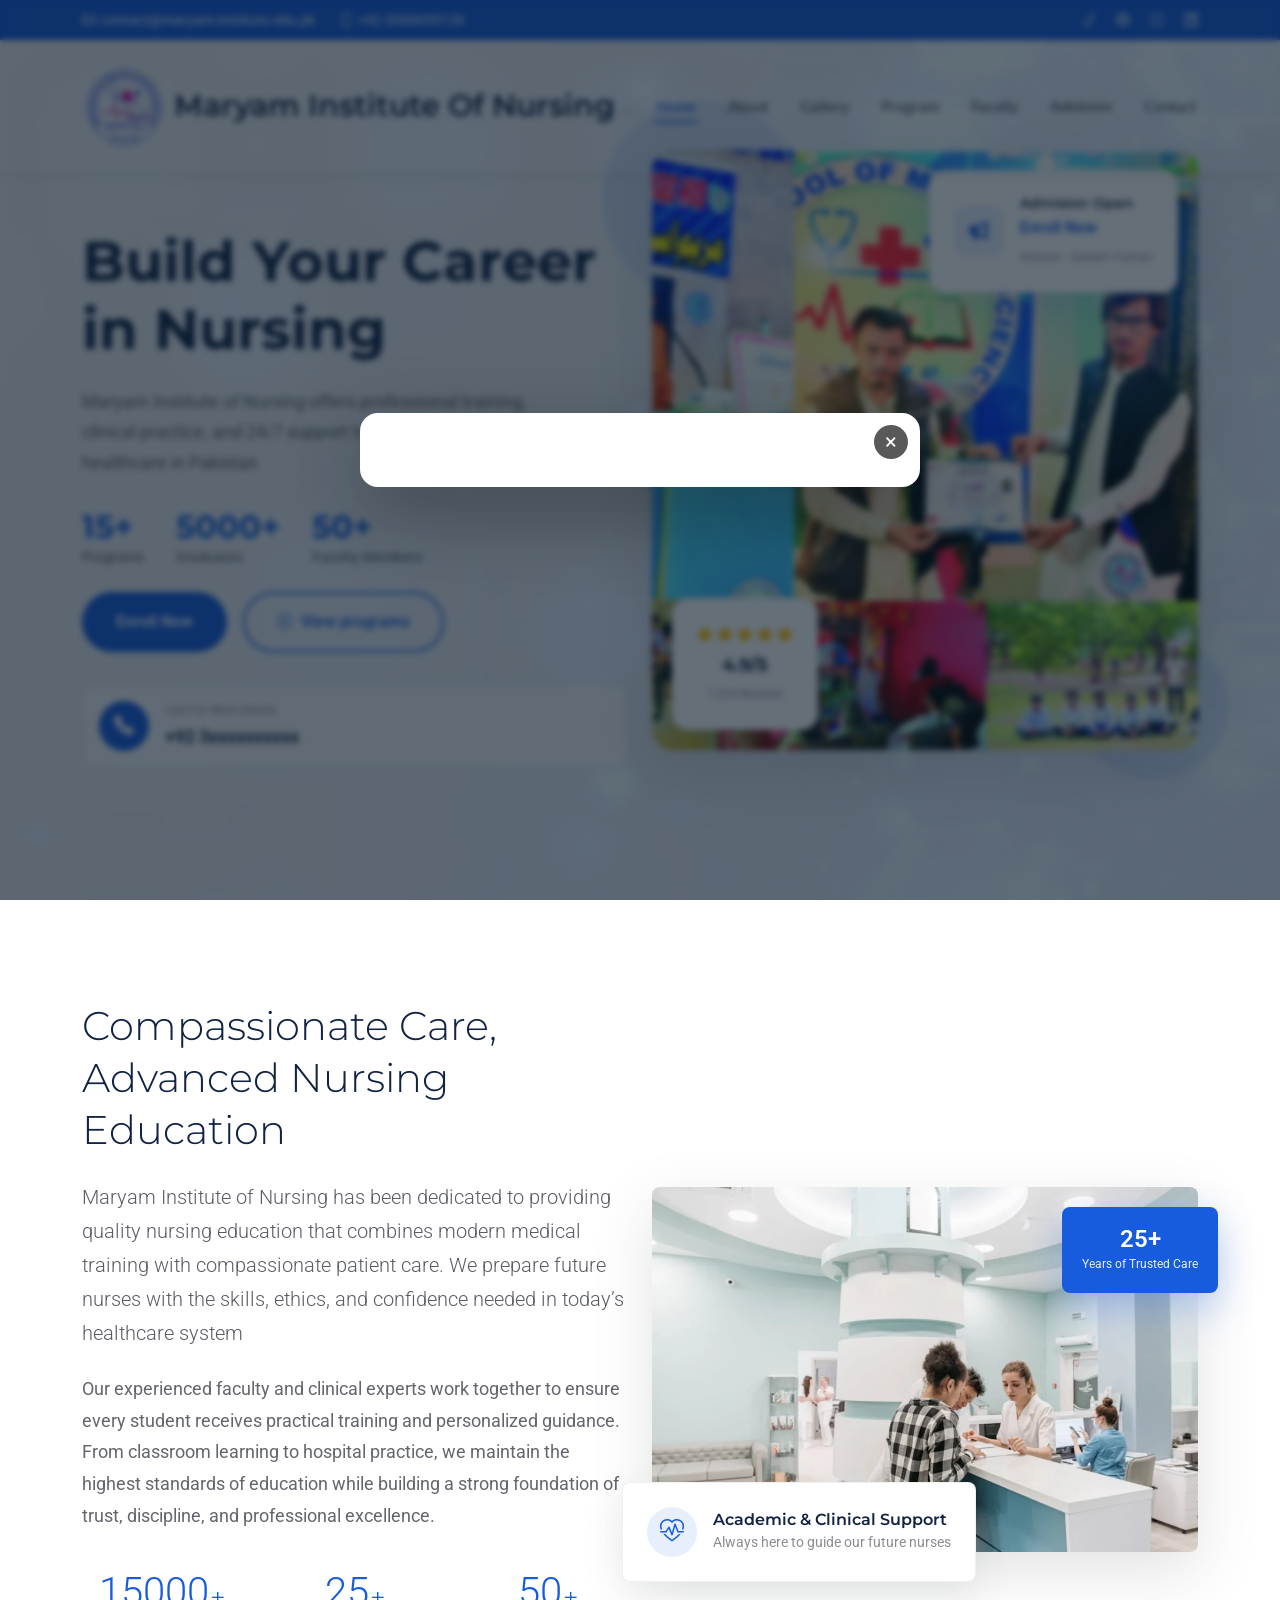
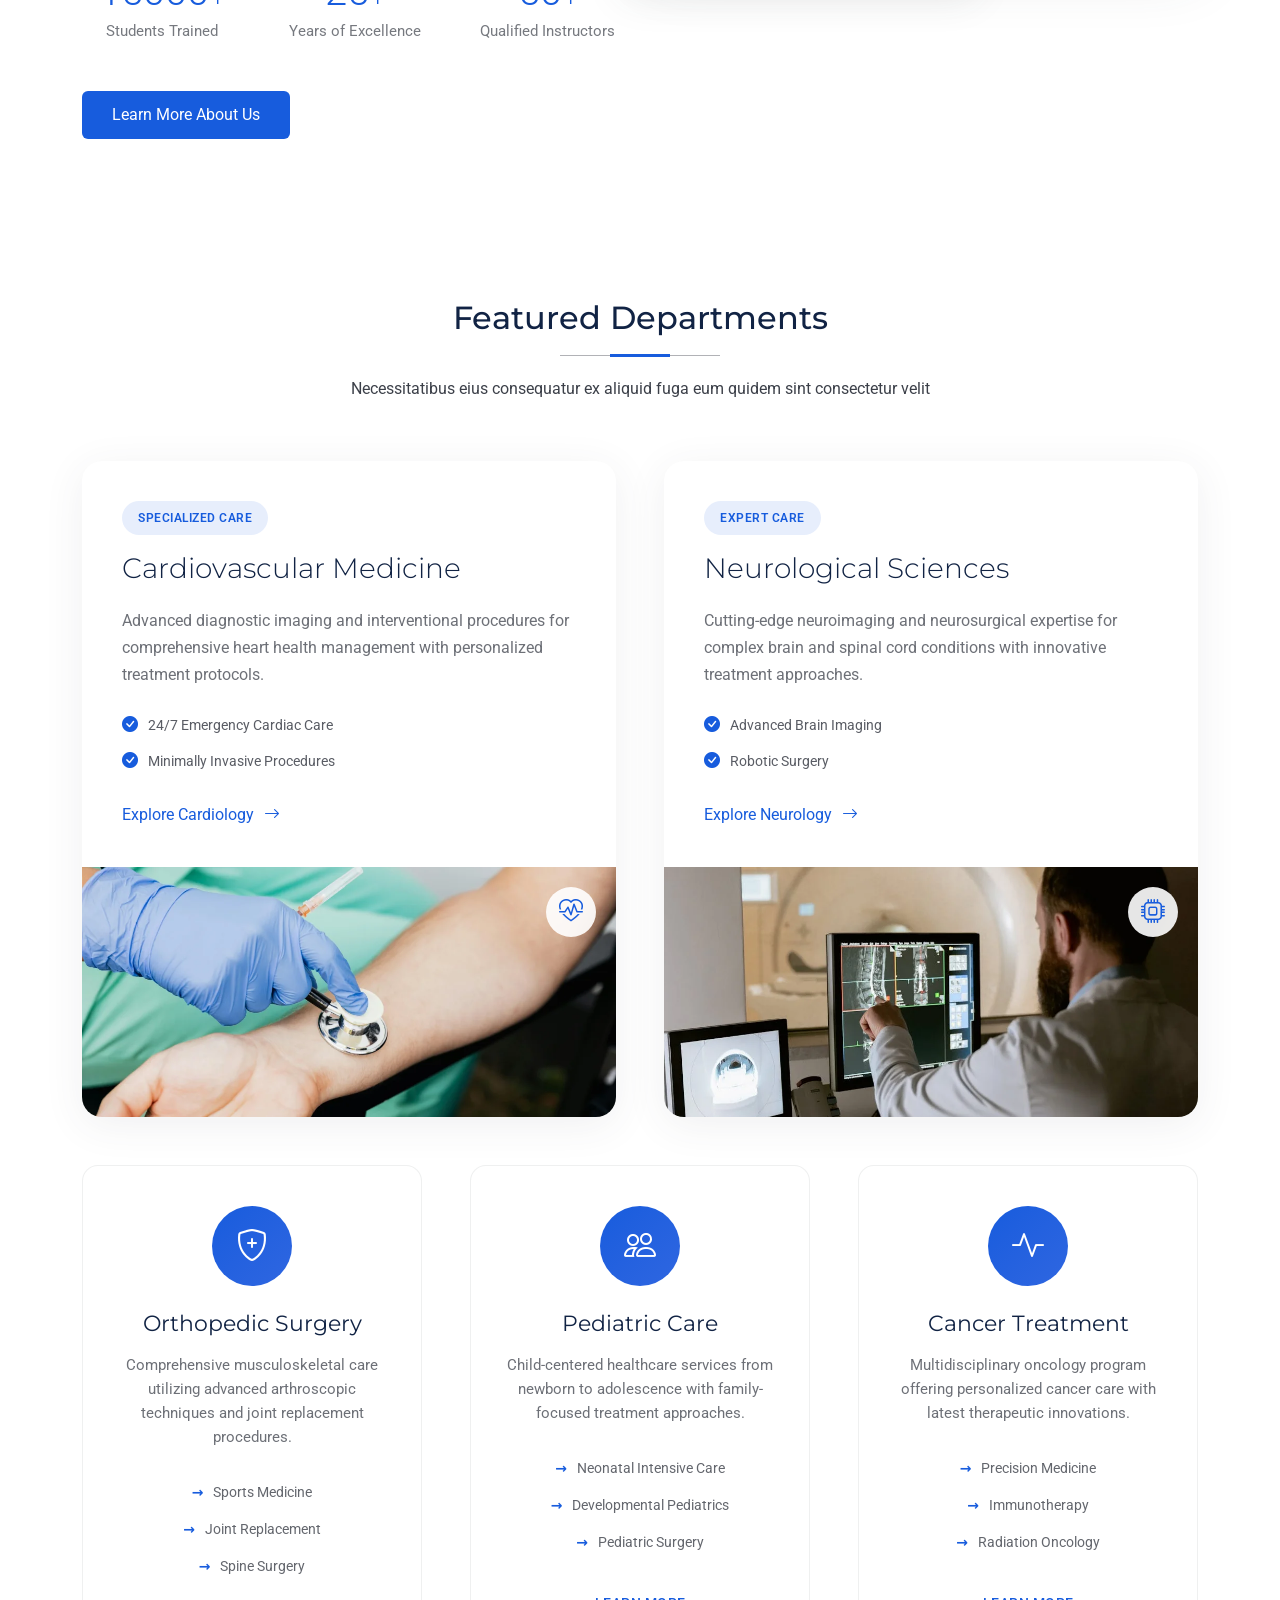
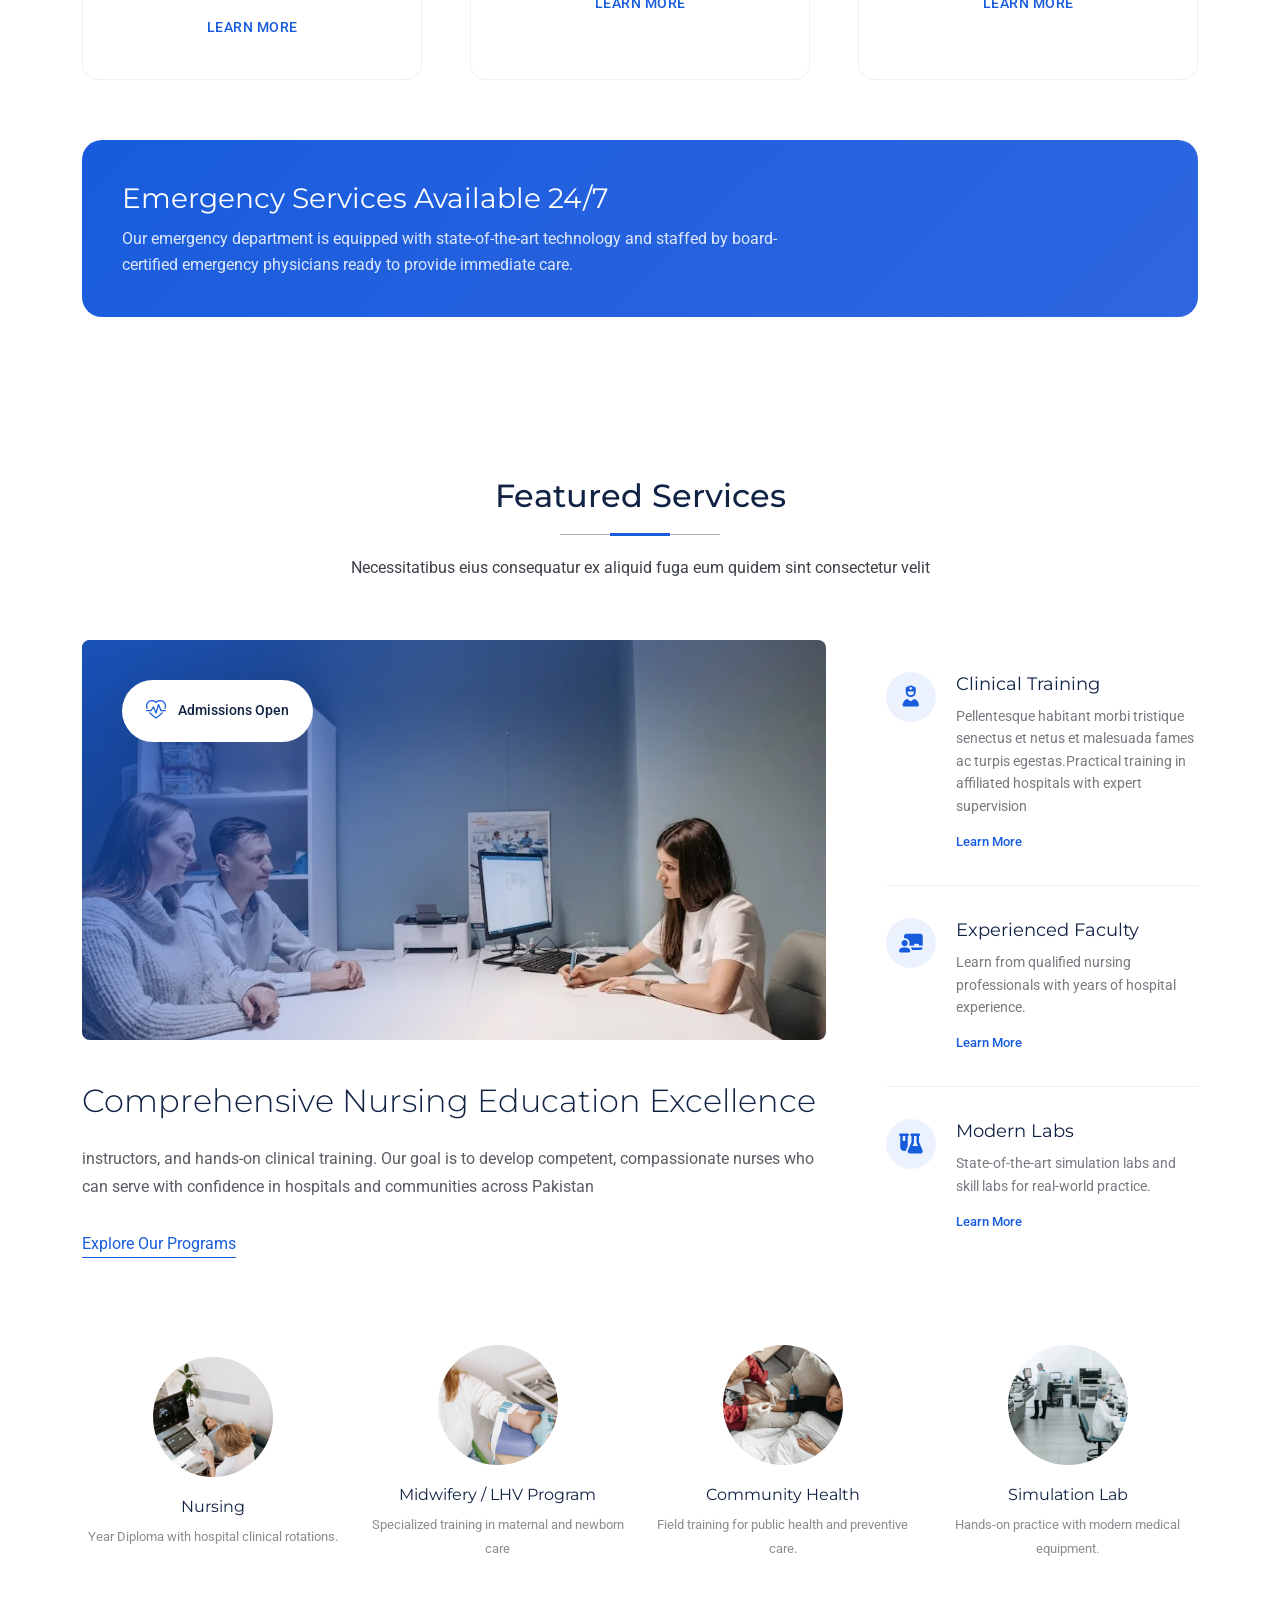
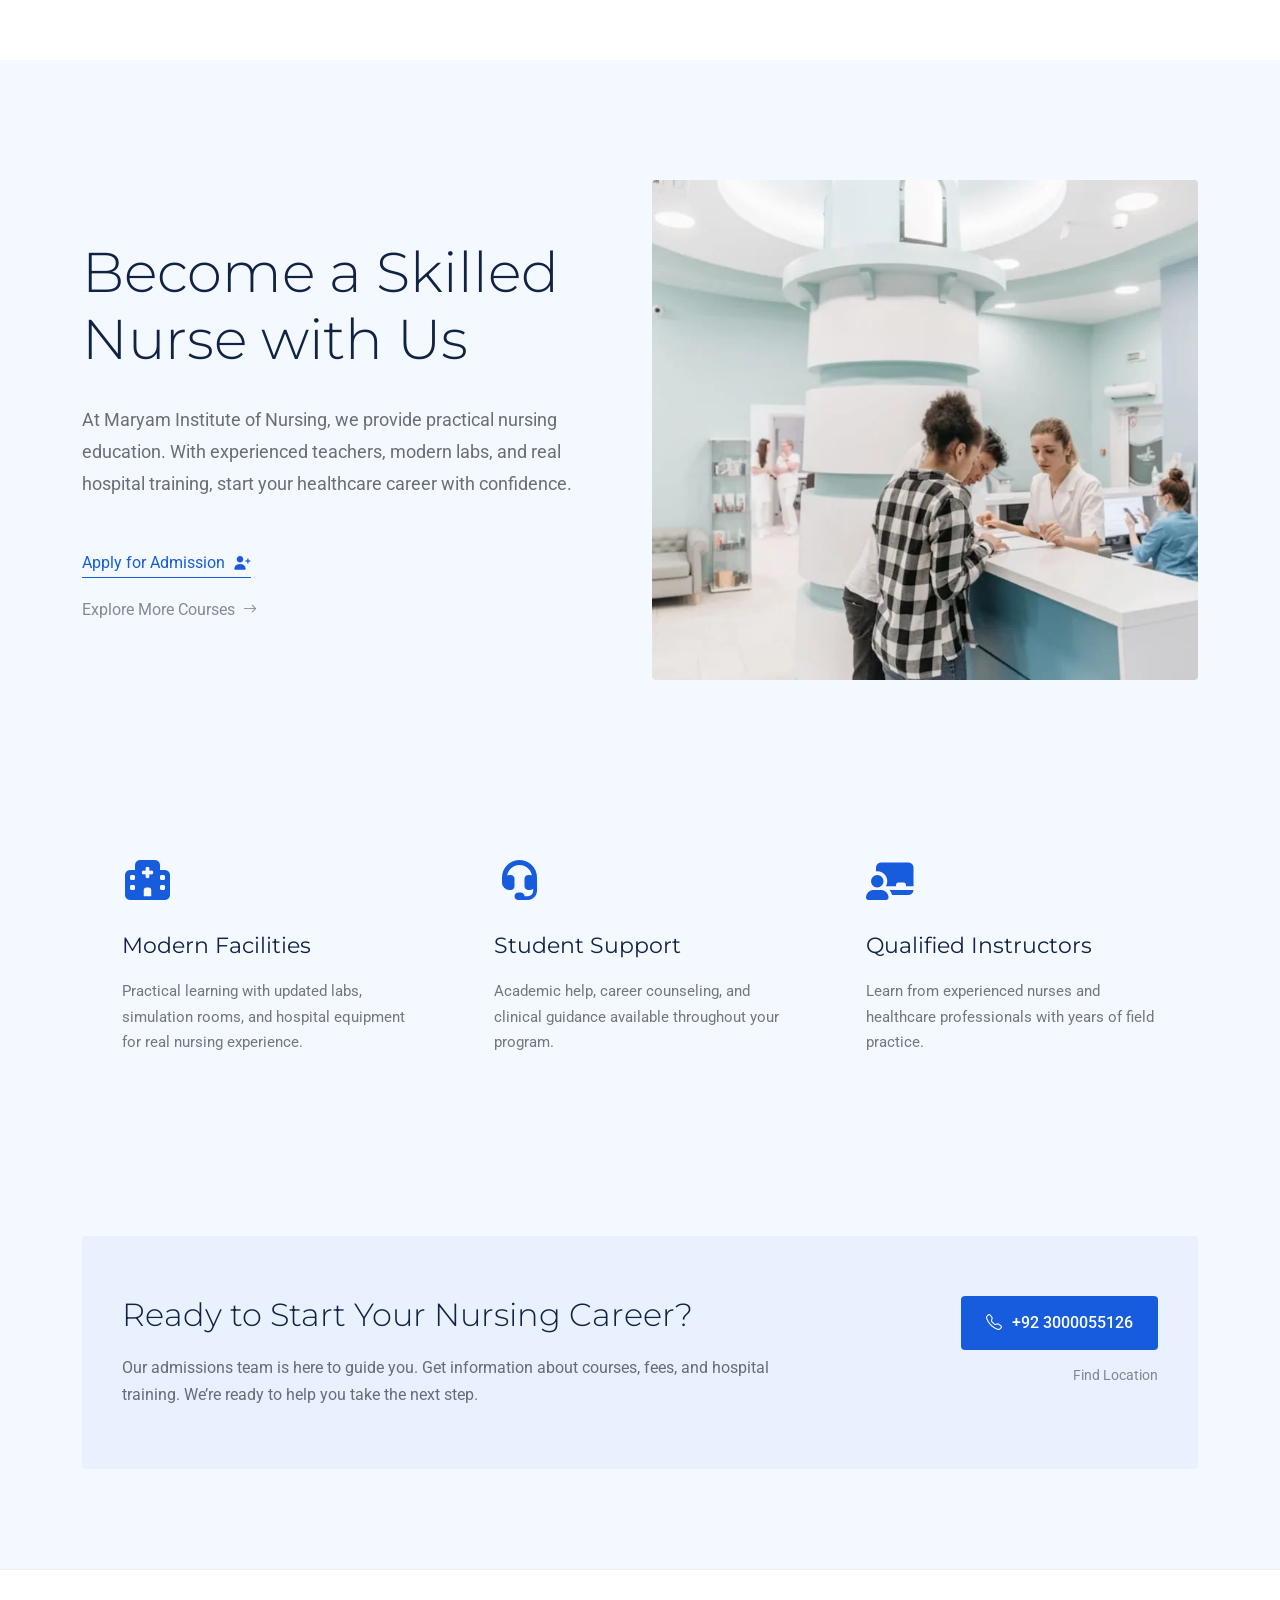
<file: index.html>
<!DOCTYPE html>
<html lang="en">

<head>
  <meta charset="utf-8">
  <meta content="width=device-width, initial-scale=1.0" name="viewport">
  <title>Home - Maryam Institute of Nursing Hub </title>
  <meta name="description" content="Maryam Institute of Nursing Academy hub chowki Balochistan , best institute of Pakistan ">
  <meta name="keywords" content="maryam  institute of nursing hun chowki balochitsan">

  <!-- Favicons -->
  <link href="assets/img/favicon22.png" rel="icon">
  <link href="assets/img/WhatsApp Image 2026-08-08 at 4.57.44 PM.jpeg" rel="apple-touch-icon">

  <!-- Fonts -->
  <link href="https://fonts.googleapis.com" rel="preconnect">
  <link href="https://fonts.gstatic.com" rel="preconnect" crossorigin>
  <link
    href="https://fonts.googleapis.com/css2?family=Roboto:ital,wght@0,100;0,300;0,400;0,500;0,700;0,900;1,100;1,300;1,400;1,500;1,700;1,900&family=Montserrat:ital,wght@0,100;0,200;0,300;0,400;0,500;0,600;0,700;0,800;0,900;1,100;1,200;1,300;1,400;1,500;1,600;1,700;1,800;1,900&family=Lato:ital,wght@0,100;0,300;0,400;0,700;0,900;1,100;1,300;1,400;1,700;1,900&display=swap"
    rel="stylesheet">

  <!-- Vendor CSS Files -->
  <link href="assets/vendor/bootstrap/css/bootstrap.min.css" rel="stylesheet">
  <link href="assets/vendor/bootstrap-icons/bootstrap-icons.css" rel="stylesheet">
  <link href="assets/vendor/aos/aos.css" rel="stylesheet">
  <link href="assets/vendor/glightbox/css/glightbox.min.css" rel="stylesheet">
  <link href="assets/vendor/fontawesome-free/css/all.min.css" rel="stylesheet">
  <link href="assets/vendor/swiper/swiper-bundle.min.css" rel="stylesheet">

  <!-- Main CSS File -->
  <link href="assets/css/main.css" rel="stylesheet">

</head>

<body class="index-page">

  <header id="header" class="header fixed-top">

    <div class="topbar d-flex align-items-center dark-background">
      <div class="container d-flex justify-content-center justify-content-md-between">
        <div class="contact-info d-flex align-items-center">
          <i class="bi bi-envelope d-flex align-items-center"><a
              href="mailto:contact@example.com">contact@maryam-institute.edu.pk</a></i>
          <i class="bi bi-phone d-flex align-items-center ms-4"><span>+92 3000055126</span></i>
        </div>
        <div class="social-links d-none d-md-flex align-items-center">
          <a href="https://www.tiktok.com/@maryamschoolofnursinghub" class="twitter"><i class="bi bi-tiktok"></i></a>
          <a href="#!" class="facebook"><i class="bi bi-facebook"></i></a>
          <a href="#!" class="instagram"><i class="bi bi-instagram"></i></a>
          <a href="#!" class="linkedin"><i class="bi bi-linkedin"></i></a>
        </div>
      </div>
    </div><!-- End Top Bar -->

    <div class="branding d-flex align-items-cente">

      <div class="container position-relative d-flex align-items-center justify-content-between">
        <a href="index.html" class="logo d-flex align-items-center">

           <img src="assets/img/bg romove logo.png" alt="">  
          <h1 class="sitename">Maryam Institute Of Nursing  </h1>
        </a>

        <nav id="navmenu" class="navmenu">
          <ul>
            <li><a href="index.html" class="active">Home</a></li>
            <li><a href="about.html">About</a></li>
            <li><a href="departments.html">Gallery</a></li>
            <li><a href="services.html">Program </a></li>
            <li><a href="doctors.html" >Faculty</a></li>
                <li><a href="appointment.html">Admision</a></li>
            <li><a href="contact.html">Contact</a></li>
          </ul>
          <i class="mobile-nav-toggle d-xl-none bi bi-list"></i>
        </nav>

      </div>

    </div>

  </header>

  <main class="main">

    <!-- Hero Section -->
    <section id="hero" class="hero section">

      <div class="container" data-aos="fade-up" data-aos-delay="100">

        <div class="row align-items-center">
          <div class="col-lg-6">
            <div class="hero-content">
              <div class="trust-badges mb-4" data-aos="fade-right" data-aos-delay="200">
                <br><br><br>
              </div>

              <h1 data-aos="fade-right" data-aos-delay="300">
                Build Your Career in Nursing
              </h1>

              <p class="hero-description" data-aos="fade-right" data-aos-delay="400">
                Maryam Institute of Nursing offers professional training, clinical practice, and 24/7 support to shape the future of healthcare in Pakistan
              </p>

              <div class="hero-stats mb-4" data-aos="fade-right" data-aos-delay="500">
                <div class="stat-item">
                  <h3><span data-purecounter-start="0" data-purecounter-end="15" data-purecounter-duration="2"
                      class="purecounter"></span>+</h3>
                  <p>Programs</p>
                </div>
                <div class="stat-item">
                  <h3><span data-purecounter-start="0" data-purecounter-end="5000" data-purecounter-duration="2"
                      class="purecounter"></span>+</h3>
                  <p>Graduates</p>
                </div>
                <div class="stat-item">
                  <h3><span data-purecounter-start="0" data-purecounter-end="50" data-purecounter-duration="2"
                      class="purecounter"></span>+</h3>
                  <p>Faculty Members</p>
                </div>
              </div>

              <div class="hero-actions" data-aos="fade-right" data-aos-delay="600">
                <a href="appointment.html" class="btn btn-primary">Enroll Now</a>
                <a href="services.html" class="btn btn-outline glightbox">
                  <i class="bi bi-play-circle me-2"></i>
                  View programs
                </a>
              </div>

              <div class="emergency-contact" data-aos="fade-right" data-aos-delay="700">
                <div class="emergency-icon">
                  <i class="bi bi-telephone-fill"></i>
                </div>
                <div class="emergency-info">
                  <small>Call For More Details</small>
                  <strong>+92 3xxxxxxxxxx</strong>
                </div>
              </div>
            </div>
          </div>

          <div class="col-lg-6">
            <div class="hero-visual" data-aos="fade-left" data-aos-delay="400">
              <div class="main-image">
                <img src="assets/img/hero img.avif" alt="Modern Healthcare Facility" class="img-fluid">
                <div class="floating-card appointment-card">
                  <div class="card-icon">
                    <i class="fa-solid fa-bullhorn"></i>
                  </div>
                  <div class="card-content">
                    <h6>Admision Open</h6>
                    <p><a href="appointment.html">Enroll Now</a></p>
                    <small>Director - Saleem Farhan</small>
                  </div>
                </div>
                <div class="floating-card rating-card">
                  <div class="card-content">
                    <div class="rating-stars">
                      <i class="bi bi-star-fill"></i>
                      <i class="bi bi-star-fill"></i>
                      <i class="bi bi-star-fill"></i>
                      <i class="bi bi-star-fill"></i>
                      <i class="bi bi-star-fill"></i>
                    </div>
                    <h6>4.9/5</h6>
                    <small>1,234 Reviews</small>
                  </div>
                </div>
              </div>
              <div class="background-elements">
                <div class="element element-1">MIMS</div>
                <div class="element element-2"></div>
                <div class="element element-3"></div>
              </div>
            </div>
          </div>
        </div>

      </div>

    </section><!-- /Hero Section -->

    <!-- Home About Section -->
    <section id="home-about" class="home-about section">

      <div class="container" data-aos="fade-up" data-aos-delay="100">

        <div class="row align-items-center">
          <div class="col-lg-6 mb-5 mb-lg-0" data-aos="fade-right" data-aos-delay="200">
            <div class="about-content">
              <h2 class="section-heading">Compassionate Care, Advanced Nursing Education</h2>
              <p class="lead-text">Maryam Institute of Nursing has been dedicated to providing quality nursing education that combines modern medical training with compassionate patient care. We prepare future nurses with the skills, ethics, and confidence needed in today’s healthcare system</p>

              <p>Our experienced faculty and clinical experts work together to ensure every student receives practical training and personalized guidance. From classroom learning to hospital practice, we maintain the highest standards of education while building a strong foundation of trust, discipline, and professional excellence.</p>

              <div class="stats-grid">
                <div class="stat-item">
                  <div class="stat-number purecounter" data-purecounter-start="0" data-purecounter-end="15000"
                    data-purecounter-duration="1"></div>
                  <div class="stat-label">Students Trained</div>
                </div>
                <div class="stat-item">
                  <div class="stat-number purecounter" data-purecounter-start="0" data-purecounter-end="25"
                    data-purecounter-duration="1"></div>
                  <div class="stat-label">Years of Excellence</div>
                </div>
                <div class="stat-item">
                  <div class="stat-number purecounter" data-purecounter-start="0" data-purecounter-end="50"
                    data-purecounter-duration="1"></div>
                  <div class="stat-label">Qualified Instructors</div>
                </div>
              </div>

              <div class="cta-section">
                <a href="about.html" class="btn-primary">Learn More About Us</a>
              </div>
            </div>
          </div>

          <div class="col-lg-6" data-aos="fade-left" data-aos-delay="300">
            <div class="about-visual">
              <div class="main-image">
                <img src="assets/img/health/facilities-9.webp" alt="Modern medical facility" class="img-fluid">
              </div>
              <div class="floating-card">
                <div class="card-content">
                  <div class="icon">
                    <i class="bi bi-heart-pulse"></i>
                  </div>
                  <div class="card-text">
                    <h4>  Academic & Clinical Support</h4>
                    <p>Always here to guide our future nurses</p>
                  </div>
                </div>
              </div>
              <div class="experience-badge">
                <div class="badge-content">
                  <span class="years">25+</span>
                  <span class="text">Years of Trusted Care</span>
                </div>
              </div>
            </div>
          </div>
        </div>
      </div>

    </section><!-- /Home About Section -->

    <!-- Featured Departments Section -->
    <section id="featured-departments" class="featured-departments section">
      <!-- Section Title -->
      <div class="container section-title" data-aos="fade-up">
        <h2>Featured Departments</h2>
        <p>Necessitatibus eius consequatur ex aliquid fuga eum quidem sint consectetur velit</p>
      </div><!-- End Section Title -->

      <div class="container" data-aos="fade-up" data-aos-delay="100">

        <div class="row g-5">

          <div class="col-lg-6" data-aos="zoom-in" data-aos-delay="100">
            <div class="specialty-card">
              <div class="specialty-content">
                <div class="specialty-meta">
                  <span class="specialty-label">Specialized Care</span>
                </div>
                <h3>Cardiovascular Medicine</h3>
                <p>Advanced diagnostic imaging and interventional procedures for comprehensive heart health management
                  with personalized treatment protocols.</p>
                <div class="specialty-features">
                  <span><i class="bi bi-check-circle-fill"></i>24/7 Emergency Cardiac Care</span>
                  <span><i class="bi bi-check-circle-fill"></i>Minimally Invasive Procedures</span>
                </div>
                <a href="department-details.html" class="specialty-link">
                  Explore Cardiology <i class="bi bi-arrow-right"></i>
                </a>
              </div>
              <div class="specialty-visual">
                <img src="assets/img/health/cardiology-1.webp" alt="Cardiovascular Medicine" class="img-fluid">
                <div class="visual-overlay">
                  <i class="bi bi-heart-pulse"></i>
                </div>
              </div>
            </div>
          </div><!-- End Specialty Card -->

          <div class="col-lg-6" data-aos="zoom-in" data-aos-delay="200">
            <div class="specialty-card">
              <div class="specialty-content">
                <div class="specialty-meta">
                  <span class="specialty-label">Expert Care</span>
                </div>
                <h3>Neurological Sciences</h3>
                <p>Cutting-edge neuroimaging and neurosurgical expertise for complex brain and spinal cord conditions
                  with innovative treatment approaches.</p>
                <div class="specialty-features">
                  <span><i class="bi bi-check-circle-fill"></i>Advanced Brain Imaging</span>
                  <span><i class="bi bi-check-circle-fill"></i>Robotic Surgery</span>
                </div>
                <a href="department-details.html" class="specialty-link">
                  Explore Neurology <i class="bi bi-arrow-right"></i>
                </a>
              </div>
              <div class="specialty-visual">
                <img src="assets/img/health/neurology-4.webp" alt="Neurological Sciences" class="img-fluid">
                <div class="visual-overlay">
                  <i class="bi bi-cpu"></i>
                </div>
              </div>
            </div>
          </div><!-- End Specialty Card -->

          <div class="col-lg-4" data-aos="fade-up" data-aos-delay="100">
            <div class="department-highlight">
              <div class="highlight-icon">
                <i class="bi bi-shield-plus"></i>
              </div>
              <h4>Orthopedic Surgery</h4>
              <p>Comprehensive musculoskeletal care utilizing advanced arthroscopic techniques and joint replacement
                procedures.</p>
              <ul class="highlight-list">
                <li>Sports Medicine</li>
                <li>Joint Replacement</li>
                <li>Spine Surgery</li>
              </ul>
              <a href="department-details.html" class="highlight-cta">Learn More</a>
            </div>
          </div><!-- End Department Highlight -->

          <div class="col-lg-4" data-aos="fade-up" data-aos-delay="200">
            <div class="department-highlight">
              <div class="highlight-icon">
                <i class="bi bi-people"></i>
              </div>
              <h4>Pediatric Care</h4>
              <p>Child-centered healthcare services from newborn to adolescence with family-focused treatment
                approaches.</p>
              <ul class="highlight-list">
                <li>Neonatal Intensive Care</li>
                <li>Developmental Pediatrics</li>
                <li>Pediatric Surgery</li>
              </ul>
              <a href="department-details.html" class="highlight-cta">Learn More</a>
            </div>
          </div><!-- End Department Highlight -->

          <div class="col-lg-4" data-aos="fade-up" data-aos-delay="300">
            <div class="department-highlight">
              <div class="highlight-icon">
                <i class="bi bi-activity"></i>
              </div>
              <h4>Cancer Treatment</h4>
              <p>Multidisciplinary oncology program offering personalized cancer care with latest therapeutic
                innovations.</p>
              <ul class="highlight-list">
                <li>Precision Medicine</li>
                <li>Immunotherapy</li>
                <li>Radiation Oncology</li>
              </ul>
              <a href="department-details.html" class="highlight-cta">Learn More</a>
            </div>
          </div><!-- End Department Highlight -->

        </div>

        <div class="emergency-banner" data-aos="fade-up" data-aos-delay="400">
          <div class="row align-items-center">
            <div class="col-lg-8">
              <div class="emergency-content">
                <h3>Emergency Services Available 24/7</h3>
                <p>Our emergency department is equipped with state-of-the-art technology and staffed by board-certified
                  emergency physicians ready to provide immediate care.</p>
              </div>
            </div>
            
          </div>
        </div>

      </div>

    </section><!-- /Featured Departments Section -->

    <!-- Featured Services Section -->
    <section id="featured-services" class="featured-services section">

      <!-- Section Title -->
      <div class="container section-title" data-aos="fade-up">
        <h2>Featured Services</h2>
        <p>Necessitatibus eius consequatur ex aliquid fuga eum quidem sint consectetur velit</p>
      </div><!-- End Section Title -->

      <div class="container" data-aos="fade-up" data-aos-delay="100">

        <div class="row g-0">

          <div class="col-lg-8" data-aos="fade-right" data-aos-delay="200">
            <div class="featured-service-main">
              <div class="service-image-wrapper">
                <img src="assets/img/health/consultation-4.webp" alt="Premier Healthcare Services" class="img-fluid"
                  loading="lazy">
                <div class="service-overlay">
                  <div class="service-badge">
                    <i class="bi bi-heart-pulse"></i>
                    <span>Admissions Open</span>
                  </div>
                </div>
              </div>
              <div class="service-details">
                <h2>Comprehensive Nursing Education Excellence</h2>
                <p> instructors, and hands-on clinical training. Our goal is to develop competent, compassionate nurses who can serve with confidence in hospitals and communities across Pakistan</p>
                <a href="#!" class="main-cta">Explore Our Programs</a>
              </div>
            </div>
          </div>

          <div class="col-lg-4" data-aos="fade-left" data-aos-delay="300">
            <div class="services-sidebar">

              <div class="service-item" data-aos="fade-up" data-aos-delay="400">
                <div class="service-icon-wrapper">
                  <i class="fa-solid fa-user-nurse"></i>
                </div>
                <div class="service-info">
                  <h4>Clinical Training</h4>
                  <p>Pellentesque habitant morbi tristique senectus et netus et malesuada fames ac turpis egestas.Practical training in affiliated hospitals with expert supervision</p>
                  <a href="#!" class="service-link">Learn More</a>
                </div>
              </div>

              <div class="service-item" data-aos="fade-up" data-aos-delay="500">
                <div class="service-icon-wrapper">
                  <i class="fa-solid fa-chalkboard-teacher"></i>
                </div>
                <div class="service-info">
                  <h4> Experienced Faculty</h4>
                  <p>Learn from qualified nursing professionals with years of hospital experience.</p>
                  <a href="#!" class="service-link">Learn More</a>
                </div>
              </div>

              <div class="service-item" data-aos="fade-up" data-aos-delay="600">
                <div class="service-icon-wrapper">
                  <i class=" fa-solid fa-flask-vial"></i>
                </div>
                <div class="service-info">
                  <h4>Modern Labs</h4>
                  <p>State-of-the-art simulation labs and skill labs for real-world practice.</p>
                  <a href="#!" class="service-link">Learn More</a>
                </div>
              </div>

            </div>
          </div>

        </div>

        <div class="specialties-grid" data-aos="fade-up" data-aos-delay="300">
          <div class="row align-items-center">

            <div class="col-lg-3 col-md-6">
              <div class="specialty-card">
                <div class="specialty-image">
                  <img src="assets/img/health/maternal-2.webp" alt="Maternal Care" class="img-fluid" loading="lazy">
                </div>
                <div class="specialty-content">
                  <h5>Nursing</h5>
                  <span>Year Diploma with hospital clinical rotations.</span>
                </div>
              </div>
            </div>

            <div class="col-lg-3 col-md-6">
              <div class="specialty-card">
                <div class="specialty-image">
                  <img src="assets/img/health/vaccination-3.webp" alt="Vaccination" class="img-fluid" loading="lazy">
                </div>
                <div class="specialty-content">
                  <h5>Midwifery / LHV Program</h5>
                  <span>Specialized training in maternal and newborn care</span>
                </div>
              </div>
            </div>

            <div class="col-lg-3 col-md-6">
              <div class="specialty-card">
                <div class="specialty-image">
                  <img src="assets/img/health/emergency-1.webp" alt="Emergency Care" class="img-fluid" loading="lazy">
                </div>
                <div class="specialty-content">
                  <h5>Community Health</h5>
                  <span>Field training for public health and preventive care.</span>
                </div>
              </div>
            </div>

            <div class="col-lg-3 col-md-6">
              <div class="specialty-card">
                <div class="specialty-image">
                  <img src="assets/img/health/facilities-6.webp" alt="Advanced Tech" class="img-fluid" loading="lazy">
                </div>
                <div class="specialty-content">
                  <h5>Simulation Lab</h5>
                  <span>Hands-on practice with modern medical equipment.</span>
                </div>
              </div>
            </div>

          </div>
        </div>

      </div>

    </section><!-- /Featured Services Section -->

    
    <!-- Call To Action Section -->
    <section id="call-to-action" class="call-to-action section light-background">

      <div class="container" data-aos="fade-up" data-aos-delay="100">

        <div class="hero-content">
          <div class="row align-items-center">

            <div class="col-lg-6">
              <div class="content-wrapper" data-aos="fade-up" data-aos-delay="200">
                <h1>Become a Skilled Nurse with Us</h1>
                <p>At Maryam Institute of Nursing, we provide practical nursing education. With experienced teachers, modern labs, and real hospital training, start your healthcare career with confidence.</p>

                <div class="cta-wrapper">
                  <a href="appointment.html" class="primary-cta">
                    <span>Apply for Admission</span>
                    <i class="fa-solid fa-user-plus"></i>
                  </a>
                  <a href="services.html" class="secondary-cta">
                    <span>Explore More Courses</span>
                    <i class="bi bi-arrow-right"></i>
                  </a>
                </div>
              </div>
            </div>

            <div class="col-lg-6">
              <div class="image-container" data-aos="fade-left" data-aos-delay="300">
                <img src="assets/img/health/facilities-9.webp" alt="Medical Excellence" class="img-fluid">
              </div>
            </div>

          </div>
        </div>

        <div class="features-section">

          <div class="row g-0">

            <div class="col-lg-4">
              <div class="feature-block" data-aos="fade-up" data-aos-delay="200">
                <div class="feature-icon">
                  <i class="fa-solid fa-hospital"></i>
                </div>
                <h3>Modern Facilities</h3>
                <p>Practical learning with updated labs, simulation rooms, and hospital equipment for real nursing experience.</p>
              </div>
            </div>

            <div class="col-lg-4">
              <div class="feature-block" data-aos="fade-up" data-aos-delay="300">
                <div class="feature-icon">
                  <i class="fa-solid fa-headset"></i>
                </div>
                <h3>Student Support</h3>
                <p>Academic help, career counseling, and clinical guidance available throughout your program.</p>
              </div>
            </div>

            <div class="col-lg-4">
              <div class="feature-block" data-aos="fade-up" data-aos-delay="400">
                <div class="feature-icon">
                  <i class="fa-solid fa-chalkboard-user"></i>
                </div>
                <h3>Qualified Instructors</h3>
                <p>Learn from experienced nurses and healthcare professionals with years of field practice.</p>
              </div>
            </div>

          </div>

        </div>

        <div class="contact-block">
          <div class="row">

            <div class="col-lg-8">
              <div class="contact-content" data-aos="fade-up" data-aos-delay="200">
                <h2>Ready to Start Your Nursing Career?</h2>
                <p>Our admissions team is here to guide you. Get information about courses, fees, and hospital training. We’re ready to help you take the next step.</p>
              </div>
            </div>

            <div class="col-lg-4">
              <div class="contact-actions" data-aos="fade-up" data-aos-delay="300">
                <a href="tel:+92 311 1218209" class="emergency-call">
                  <i class="bi bi-telephone"></i>
                  <span>+92 3000055126</span>
                </a>
                <a href="contact.html" class="contact-link">Find Location</a>
              </div>
            </div>

          </div>
        </div>

      </div>

    </section><!-- /Call To Action Section -->

  </main>

  <footer id="footer" class="footer-16 footer position-relative">

    <div class="container">

      <div class="footer-main" data-aos="fade-up" data-aos-delay="100">
        <div class="row align-items-start">

          <div class="col-lg-5">
            <div class="brand-section">
              <a href="index.html" class="logo d-flex align-items-center mb-4">
                <span class="sitename">Maryam Institute of Nursing And Allied Health Sciences</span>
              </a>
              <p class="brand-description">Trained to Care, Ready to Serve</p>

              <div class="contact-info mt-5">
                <div class="contact-item">
                  <i class="bi bi-geo-alt"></i>
                  <span>Zehri Street , Mondra colony , Hub</span>
                </div>
                <div class="contact-item">
                  <i class="bi bi-telephone"></i>
                  <span><a href="tel:923111218209"></a>+923000055126</span>
                </div>
                <div class="contact-item">
                  <i class="bi bi-envelope"></i>
                  <span>Contact@maryam-institute.edu.pk</span>
                </div>
              </div>
            </div>
          </div>

          <div class="col-lg-7">
            <div class="footer-nav-wrapper">
              <div class="row">

                <div class="col-6 col-lg-3">
                  <div class="nav-column">
                    <h6>Realated Links</h6>
                    <nav class="footer-nav">
                      <a href="#!">Home</a>
                      <a href="#!">About us</a>
                      <a href="#!">Programs</a>
                      <a href="#!">Our Faculty</a>
                       
                    </nav>
                  </div>
                </div>

                <div class="col-6 col-lg-3">
                  <div class="nav-column">
                    <h6>Programs</h6>
                    <nav class="footer-nav">
                      <a href="#!">Nursing</a>
                      <a href="#!">Medical Technicain</a>
                      <a href="#!">Lab Assistant</a>
                      <a href="#!">O-T Assistant</a>
                       
                    </nav>
                  </div>
                </div>

                 
              </div>
            </div>
          </div>

        </div>
      </div>

    </div>

    <div class="footer-bottom">
      <div class="container">
        <div class="bottom-content" data-aos="fade-up" data-aos-delay="300">
          <div class="row align-items-center">

            <div class="col-lg-6">
              <div class="copyright">
                <p>© <span class="sitename">Maryam Institute of Nursing</span>. All rights reserved.</p>
              </div>
            </div>

            <div class="col-lg-6">
              <div class="legal-links">
                <a href="#!">Privacy Policy</a>
                <a href="#!">Terms of Service</a>
                <a href="#!">Cookie Policy</a>
                <div class="credits">
                  Designed by  <a href="#" target="_blank">Ali Haider</a> 
                </div>
              </div>
            </div>

          </div>
        </div>
      </div>
    </div>

  </footer>


  <!-- Website Announcement Popup -->
  <div id="mims-announcement-popup" aria-hidden="true" style="display:none;position:fixed;inset:0;background:rgba(8,24,38,.62);z-index:99999;align-items:center;justify-content:center;padding:20px;backdrop-filter:blur(3px);">
    <div style="position:relative;width:min(560px,100%);max-height:90vh;overflow:auto;background:#fff;border-radius:18px;box-shadow:0 25px 80px rgba(0,0,0,.3);padding:0;">
      <button id="mims-popup-close" aria-label="Close" style="position:absolute;right:12px;top:12px;width:34px;height:34px;border:0;border-radius:50%;background:rgba(0,0,0,.65);color:#fff;font-size:22px;line-height:1;z-index:2;cursor:pointer;">&times;</button>
      <img id="mims-popup-image" alt="Announcement" style="display:none;width:100%;max-height:360px;object-fit:cover;border-radius:18px 18px 0 0;">
      <div style="padding:26px 28px 28px;text-align:center;">
        <h2 id="mims-popup-title" style="margin:0 0 10px;font-weight:800;"></h2>
        <p id="mims-popup-text" style="margin:0 0 20px;color:#667085;line-height:1.65;"></p>
        <a id="mims-popup-button" href="#" style="display:none;" class="btn-getstarted">Learn More</a>
      </div>
    </div>
  </div>

  <!-- Scroll Top -->
  <a href="#!" id="scroll-top" class="scroll-top d-flex align-items-center justify-content-center"><i
      class="bi bi-arrow-up-short"></i></a>

  <!-- Preloader -->
  <div id="preloader"> </div>

  <!-- Vendor JS Files -->
  <script src="assets/vendor/bootstrap/js/bootstrap.bundle.min.js"></script>
  <script src="assets/vendor/php-email-form/validate.js"></script>
  <script src="assets/vendor/aos/aos.js"></script>
  <script src="assets/vendor/glightbox/js/glightbox.min.js"></script>
  <script src="assets/vendor/purecounter/purecounter_vanilla.js"></script>
  <script src="assets/vendor/swiper/swiper-bundle.min.js"></script>

  <!-- Main JS File -->
  <script src="assets/js/cms.js"></script>
<script src="assets/js/main.js"></script>
<script src="assets/js/google-sheets-config.js"></script>
<script src="assets/js/google-sheets-native.js"></script>

  

<script>
(function(){
  const KEY='mims_cms_v3:page:popup';
  function get(){try{return JSON.parse(localStorage.getItem(KEY))||{}}catch(e){return {}}}
  function show(){
    const d=get(); if(String(d.enabled).toLowerCase()==='no'||d.enabled===false)return;
    const pop=document.getElementById('mims-announcement-popup'); if(!pop)return;
    const title=document.getElementById('mims-popup-title'), text=document.getElementById('mims-popup-text'), img=document.getElementById('mims-popup-image'), btn=document.getElementById('mims-popup-button');
    title.textContent=d.title||''; text.textContent=d.text||'';
    if(d.image){
      if(String(d.image).startsWith('idb://')){
        const req=indexedDB.open('mims-cms-images',1);
        req.onsuccess=()=>{const db=req.result;const r=db.transaction('images').objectStore('images').get(String(d.image).slice(6));r.onsuccess=()=>{if(r.result){img.src=URL.createObjectURL(r.result);img.style.display='block'}}};
      }else{img.src=d.image;img.style.display='block'}
    } else img.style.display='none';
    if(d.buttonText&&d.buttonLink){btn.textContent=d.buttonText;btn.href=d.buttonLink;btn.style.display='inline-flex'}else btn.style.display='none';
    pop.style.display='flex'; pop.setAttribute('aria-hidden','false');
    const close=()=>{pop.style.display='none';pop.setAttribute('aria-hidden','true')};
    document.getElementById('mims-popup-close').onclick=close;
    pop.addEventListener('click',e=>{if(e.target===pop)close()},{once:true});
    const seconds=Math.max(1,parseInt(d.duration||4,10)); setTimeout(close,seconds*1000);
  }
  function ready(){setTimeout(show,350)}
  if(document.readyState==='loading')document.addEventListener('DOMContentLoaded',ready);else ready();
})();
</script>
</body>

</html>
</file>
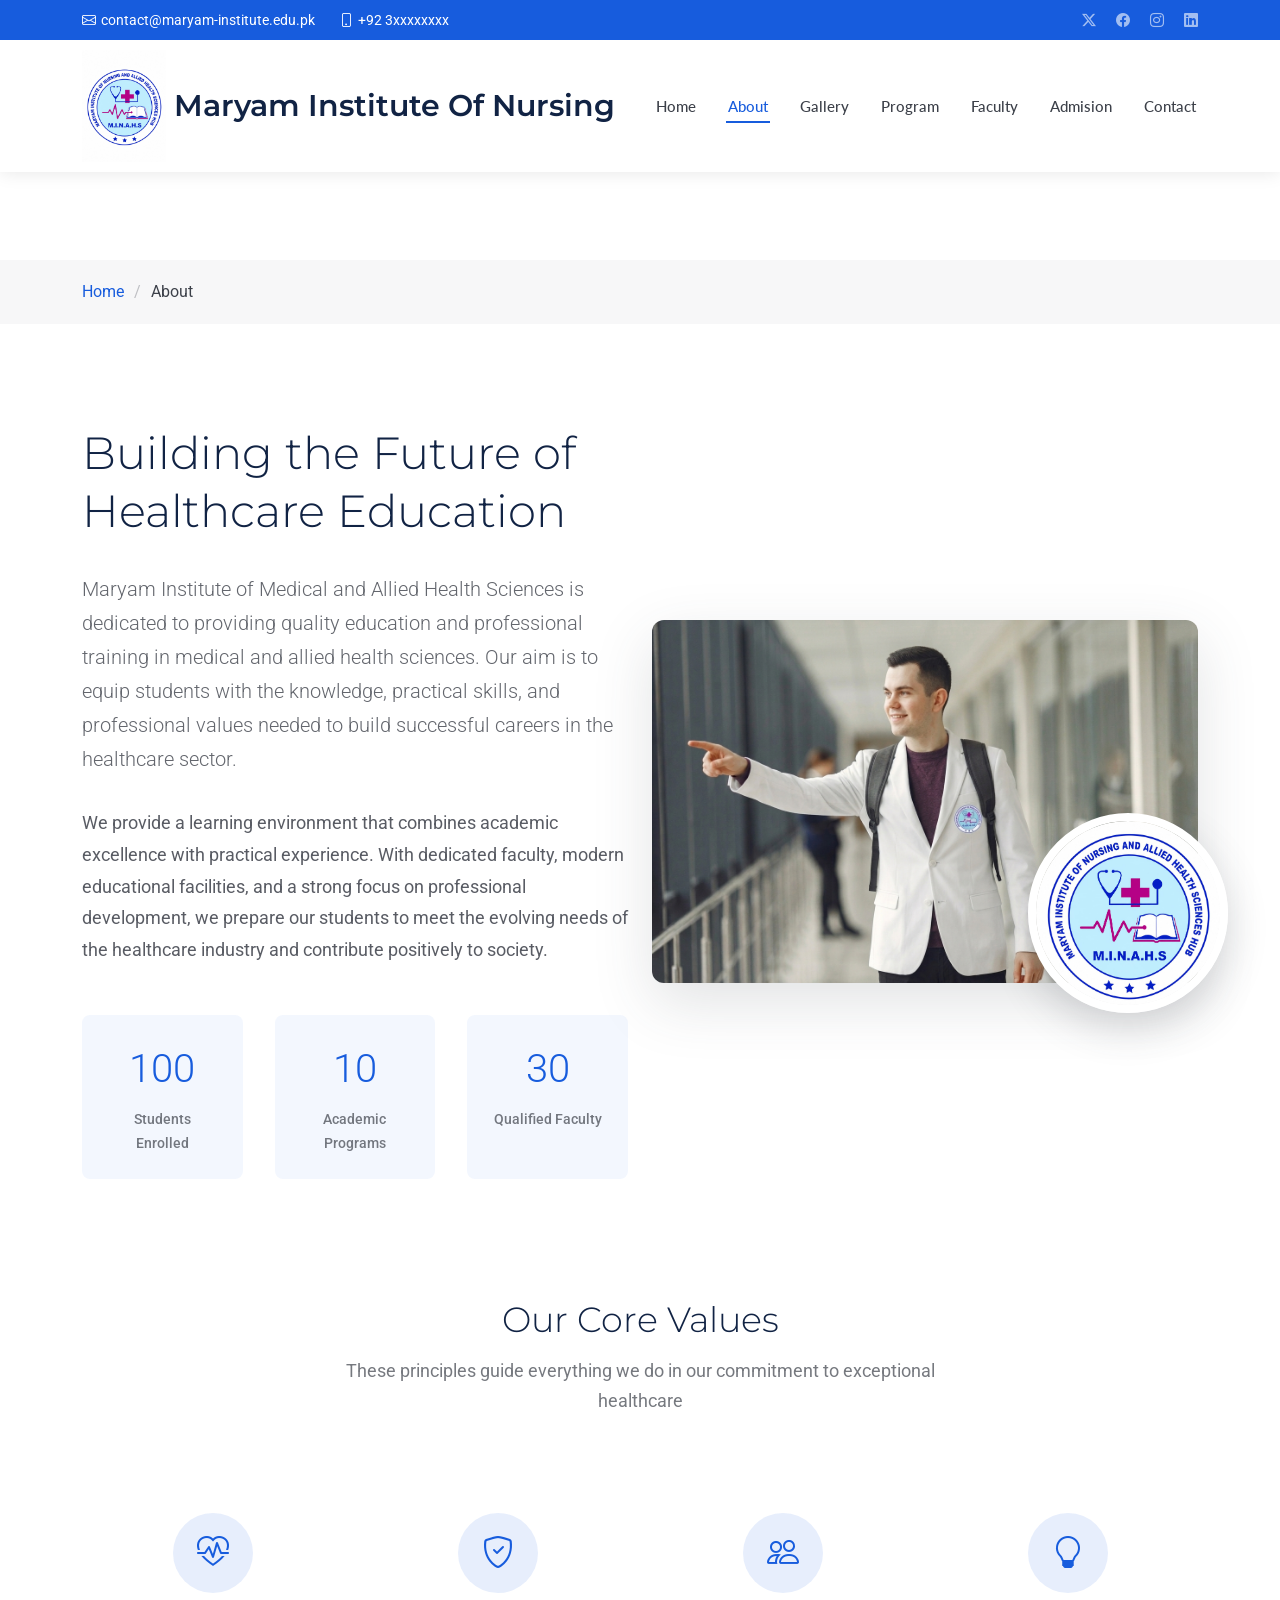
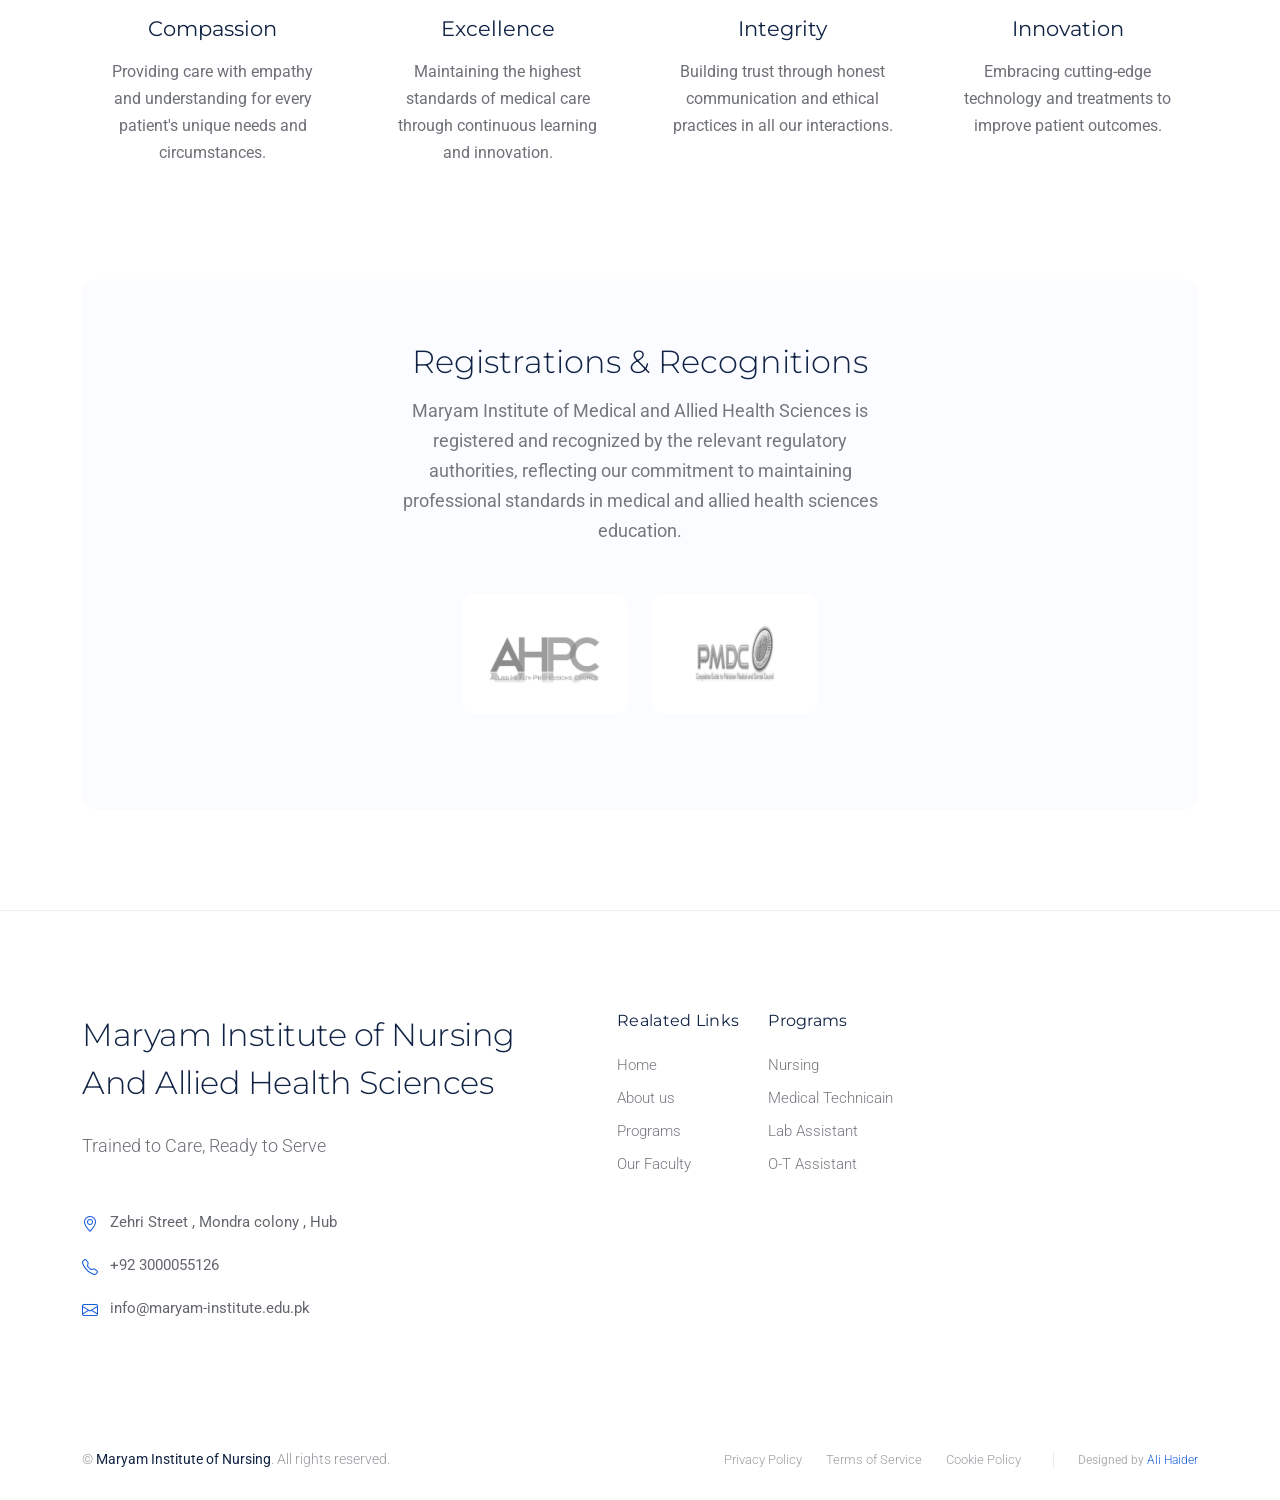
<file: about.html>
<!DOCTYPE html>
<html lang="en">

<head>
  <meta charset="utf-8">
  <meta content="width=device-width, initial-scale=1.0" name="viewport">
  <title>About - Maryam Instituteof Nursing Hub</title>
  <meta name="description" content="">
  <meta name="keywords" content="">

  <!-- Favicons -->
  <link href="assets/img/WhatsApp Image 2026-08-08 at 4.57.44 PM.jpeg" rel="icon">
  <link href="assets/img/WhatsApp Image 2026-08-08 at 4.57.44 PM.jpeg" rel="apple-touch-icon">

  <!-- Fonts -->
  <link href="https://fonts.googleapis.com" rel="preconnect">
  <link href="https://fonts.gstatic.com" rel="preconnect" crossorigin>
  <link
    href="https://fonts.googleapis.com/css2?family=Roboto:ital,wght@0,100;0,300;0,400;0,500;0,700;0,900;1,100;1,300;1,400;1,500;1,700;1,900&family=Montserrat:ital,wght@0,100;0,200;0,300;0,400;0,500;0,600;0,700;0,800;0,900;1,100;1,200;1,300;1,400;1,500;1,600;1,700;1,800;1,900&family=Lato:ital,wght@0,100;0,300;0,400;0,700;0,900;1,100;1,300;1,400;1,700;1,900&display=swap"
    rel="stylesheet">

  <!-- Vendor CSS Files -->
  <link href="assets/vendor/bootstrap/css/bootstrap.min.css" rel="stylesheet">
  <link href="assets/vendor/bootstrap-icons/bootstrap-icons.css" rel="stylesheet">
  <link href="assets/vendor/aos/aos.css" rel="stylesheet">
  <link href="assets/vendor/glightbox/css/glightbox.min.css" rel="stylesheet">
  <link href="assets/vendor/fontawesome-free/css/all.min.css" rel="stylesheet">
  <link href="assets/vendor/swiper/swiper-bundle.min.css" rel="stylesheet">

  <!-- Main CSS File -->
  <link href="assets/css/main.css" rel="stylesheet">


</head>

<body class="about-page">

  <header id="header" class="header fixed-top">

    <div class="topbar d-flex align-items-center dark-background">
      <div class="container d-flex justify-content-center justify-content-md-between">
        <div class="contact-info d-flex align-items-center">
          <i class="bi bi-envelope d-flex align-items-center"><a
              href="mailto:contact@example.com">contact@maryam-institute.edu.pk</a></i>
          <i class="bi bi-phone d-flex align-items-center ms-4"><span>+92 3xxxxxxxx</span></i>
        </div>
        <div class="social-links d-none d-md-flex align-items-center">
          <a href="#!" class="twitter"><i class="bi bi-twitter-x"></i></a>
          <a href="#!" class="facebook"><i class="bi bi-facebook"></i></a>
          <a href="#!" class="instagram"><i class="bi bi-instagram"></i></a>
          <a href="#!" class="linkedin"><i class="bi bi-linkedin"></i></a>
        </div>
      </div>
    </div><!-- End Top Bar -->

    <div class="branding d-flex align-items-cente">

      <div class="container position-relative d-flex align-items-center justify-content-between">
        <a href="index.html" class="logo d-flex align-items-center">
          <!-- Uncomment the line below if you also wish to use an image logo -->
           <img src="assets/img/WhatsApp Image 2026-08-08 at 4.57.44 PM.jpeg" alt="">  
          <h1 class="sitename">Maryam Institute Of Nursing  </h1>
        </a>

        <nav id="navmenu" class="navmenu">
          <ul>
            <li><a href="index.html">Home</a></li>
            <li><a href="about.html" class="active">About</a></li>
            <li><a href="departments.html">Gallery</a></li>
            <li><a href="services.html">Program </a></li>
            <li><a href="doctors.html">Faculty</a></li>
                <li><a href="appointment.html">Admision</a></li>
            <li><a href="contact.html">Contact</a></li>
          </ul>
          <i class="mobile-nav-toggle d-xl-none bi bi-list"></i>
        </nav>
      </div>

    </div>

  </header>

  <main class="main">

    <!-- Page Title -->
    <div class="page-title">
      <div class="heading">
        
      </div>
      <nav class="breadcrumbs">
        <div class="container">
          <ol>
            <li><a href="index.html">Home</a></li>
            <li class="current">About</li>
          </ol>
        </div>
      </nav>
    </div><!-- End Page Title -->

    <!-- About Section -->
    <section id="about" class="about section">

      <div class="container" data-aos="fade-up" data-aos-delay="100">

        <div class="row align-items-center">
          <div class="col-lg-6" data-aos="fade-right" data-aos-delay="100">
            <div class="about-content">
              <h2>Building the Future of Healthcare Education</h2>
              <p class="lead">Maryam Institute of Medical and Allied Health Sciences is dedicated to providing quality education and professional training in medical and allied health sciences. Our aim is to equip students with the knowledge, practical skills, and professional values needed to build successful careers in the healthcare sector.</p>

              <p>We provide a learning environment that combines academic excellence with practical experience. With dedicated faculty, modern educational facilities, and a strong focus on professional development, we prepare our students to meet the evolving needs of the healthcare industry and contribute positively to society.</p>

              <div class="stats-grid">
                <div class="stat-item">
                  <span class="stat-number" data-purecounter-start="0" data-purecounter-end="15000"
                    data-purecounter-duration="2">100</span>
                  <span class="stat-label">Students Enrolled</span>
                </div>
                <div class="stat-item">
                  <span class="stat-number" data-purecounter-start="0" data-purecounter-end="25"
                    data-purecounter-duration="2">10</span>
                  <span class="stat-label">Academic Programs</span>
                </div>
                <div class="stat-item">
                  <span class="stat-number" data-purecounter-start="0" data-purecounter-end="50"
                    data-purecounter-duration="2">30</span>
                  <span class="stat-label">Qualified Faculty</span>
                </div>
              </div><!-- End Stats Grid -->
            </div><!-- End About Content -->
          </div>

          <div class="col-lg-6" data-aos="fade-left" data-aos-delay="200">
            <div class="image-wrapper">
              <img src="assets/img/Gemini_Generated_Image_hv3wr7hv3wr7hv3w.png" class="img-fluid main-image" alt="Healthcare facility">
              <div class="floating-image" data-aos="zoom-in" data-aos-delay="400">
                <img src="assets/img/WhatsApp Image 2026-08-08 at 4.57.44 PM.jpeg" class="img-fluid" alt="Medical team">
              </div>
            </div><!-- End Image Wrapper -->
          </div>
        </div>

        <div class="values-section" data-aos="fade-up" data-aos-delay="300">
          <div class="row">
            <div class="col-lg-12 text-center">
              <h3>Our Core Values</h3>
              <p class="section-description">These principles guide everything we do in our commitment to exceptional
                healthcare</p>
            </div>
          </div>

          <div class="row">
            <div class="col-lg-3 col-md-6" data-aos="fade-up" data-aos-delay="100">
              <div class="value-item">
                <div class="value-icon">
                  <i class="bi bi-heart-pulse"></i>
                </div>
                <h4>Compassion</h4>
                <p>Providing care with empathy and understanding for every patient's unique needs and circumstances.</p>
              </div>
            </div>

            <div class="col-lg-3 col-md-6" data-aos="fade-up" data-aos-delay="200">
              <div class="value-item">
                <div class="value-icon">
                  <i class="bi bi-shield-check"></i>
                </div>
                <h4>Excellence</h4>
                <p>Maintaining the highest standards of medical care through continuous learning and innovation.</p>
              </div>
            </div>

            <div class="col-lg-3 col-md-6" data-aos="fade-up" data-aos-delay="300">
              <div class="value-item">
                <div class="value-icon">
                  <i class="bi bi-people"></i>
                </div>
                <h4>Integrity</h4>
                <p>Building trust through honest communication and ethical practices in all our interactions.</p>
              </div>
            </div>

            <div class="col-lg-3 col-md-6" data-aos="fade-up" data-aos-delay="400">
              <div class="value-item">
                <div class="value-icon">
                  <i class="bi bi-lightbulb"></i>
                </div>
                <h4>Innovation</h4>
                <p>Embracing cutting-edge technology and treatments to improve patient outcomes.</p>
              </div>
            </div>
          </div><!-- End Values Row -->
        </div><!-- End Values Section -->

        <div class="certifications-section" data-aos="fade-up" data-aos-delay="400">
          <div class="row">
            <div class="col-lg-12 text-center">
              <h3>Registrations  &amp;  Recognitions </h3>
              <p class="section-description">Maryam Institute of Medical and Allied Health Sciences is registered and recognized by the relevant regulatory authorities, reflecting our commitment to maintaining professional standards in medical and allied health sciences education.</p>
            </div>
          </div>

          <div class="row justify-content-center">
            <div class="col-lg-2 col-md-3 col-sm-4 col-6" data-aos="zoom-in" data-aos-delay="100">
              <div class="certification-item">
                <img src="assets/img/AHPC-logo.avif" class="img-fluid" alt="Healthcare certification">
              </div>
            </div>

            <div class="col-lg-2 col-md-3 col-sm-4 col-6" data-aos="zoom-in" data-aos-delay="200">
              <div class="certification-item">
                <img src="assets/img/PMDC-LOGO.jpg" class="img-fluid" alt="Medical accreditation">
              </div>
            </div>
                        </div>
          </div><!-- End Certifications Row -->
        </div><!-- End Certifications Section -->

      </div>

    </section><!-- /About Section -->

  </main>

  <footer id="footer" class="footer-16 footer position-relative">

    <div class="container">

      <div class="footer-main" data-aos="fade-up" data-aos-delay="100">
        <div class="row align-items-start">

          <div class="col-lg-5">
            <div class="brand-section">
              <a href="index.html" class="logo d-flex align-items-center mb-4">
                <span class="sitename">Maryam Institute of Nursing And Allied Health Sciences</span>
              </a>
              <p class="brand-description">Trained to Care, Ready to Serve</p>

              <div class="contact-info mt-5">
                <div class="contact-item">
                  <i class="bi bi-geo-alt"></i>
                  <span>Zehri Street , Mondra colony , Hub</span>
                </div>
                <div class="contact-item">
                  <i class="bi bi-telephone"></i>
                  <span>+92 3000055126</span>
                </div>
                <div class="contact-item">
                  <i class="bi bi-envelope"></i>
                  <span>info@maryam-institute.edu.pk</span>
                </div>
              </div>
            </div>
          </div>

          <div class="col-lg-7">
            <div class="footer-nav-wrapper">
              <div class="row">

                <div class="col-6 col-lg-3">
                  <div class="nav-column">
                    <h6>Realated Links</h6>
                    <nav class="footer-nav">
                      <a href="#!">Home</a>
                      <a href="#!">About us</a>
                      <a href="#!">Programs</a>
                      <a href="#!">Our Faculty</a>
                       
                    </nav>
                  </div>
                </div>

                <div class="col-6 col-lg-3">
                  <div class="nav-column">
                    <h6>Programs</h6>
                    <nav class="footer-nav">
                      <a href="#!">Nursing</a>
                      <a href="#!">Medical Technicain</a>
                      <a href="#!">Lab Assistant</a>
                      <a href="#!">O-T Assistant</a>
                       
                    </nav>
                  </div>
                </div>

                 
              </div>
            </div>
          </div>

        </div>
      </div>

    </div>

    <div class="footer-bottom">
      <div class="container">
        <div class="bottom-content" data-aos="fade-up" data-aos-delay="300">
          <div class="row align-items-center">

            <div class="col-lg-6">
              <div class="copyright">
                <p>© <span class="sitename">Maryam Institute of Nursing</span>. All rights reserved.</p>
              </div>
            </div>

            <div class="col-lg-6">
              <div class="legal-links">
                <a href="#!">Privacy Policy</a>
                <a href="#!">Terms of Service</a>
                <a href="#!">Cookie Policy</a>
                <div class="credits">
                  <!-- All the links in the footer should remain intact. -->
                  <!-- You can delete the links only if you've purchased the pro version. -->
                  <!-- Licensing information: https://bootstrapmade.com/license/ -->
                  <!-- Purchase the pro version with working PHP/AJAX contact form: [buy-url] -->
                  Designed by  <a href="#" target="_blank">Ali Haider</a> 
                </div>
              </div>
            </div>

          </div>
        </div>
      </div>
    </div>

  </footer>

  <!-- Scroll Top -->
  <a href="#!" id="scroll-top" class="scroll-top d-flex align-items-center justify-content-center"><i
      class="bi bi-arrow-up-short"></i></a>

  <!-- Preloader -->
  <div id="preloader"></div>

  <!-- Vendor JS Files -->
  <script src="assets/vendor/bootstrap/js/bootstrap.bundle.min.js"></script>
  <script src="assets/vendor/php-email-form/validate.js"></script>
  <script src="assets/vendor/aos/aos.js"></script>
  <script src="assets/vendor/glightbox/js/glightbox.min.js"></script>
  <script src="assets/vendor/purecounter/purecounter_vanilla.js"></script>
  <script src="assets/vendor/swiper/swiper-bundle.min.js"></script>

  <!-- Main JS File -->
  <script src="assets/js/cms.js"></script>
<script src="assets/js/main.js"></script>

</body>

</html>
</file>
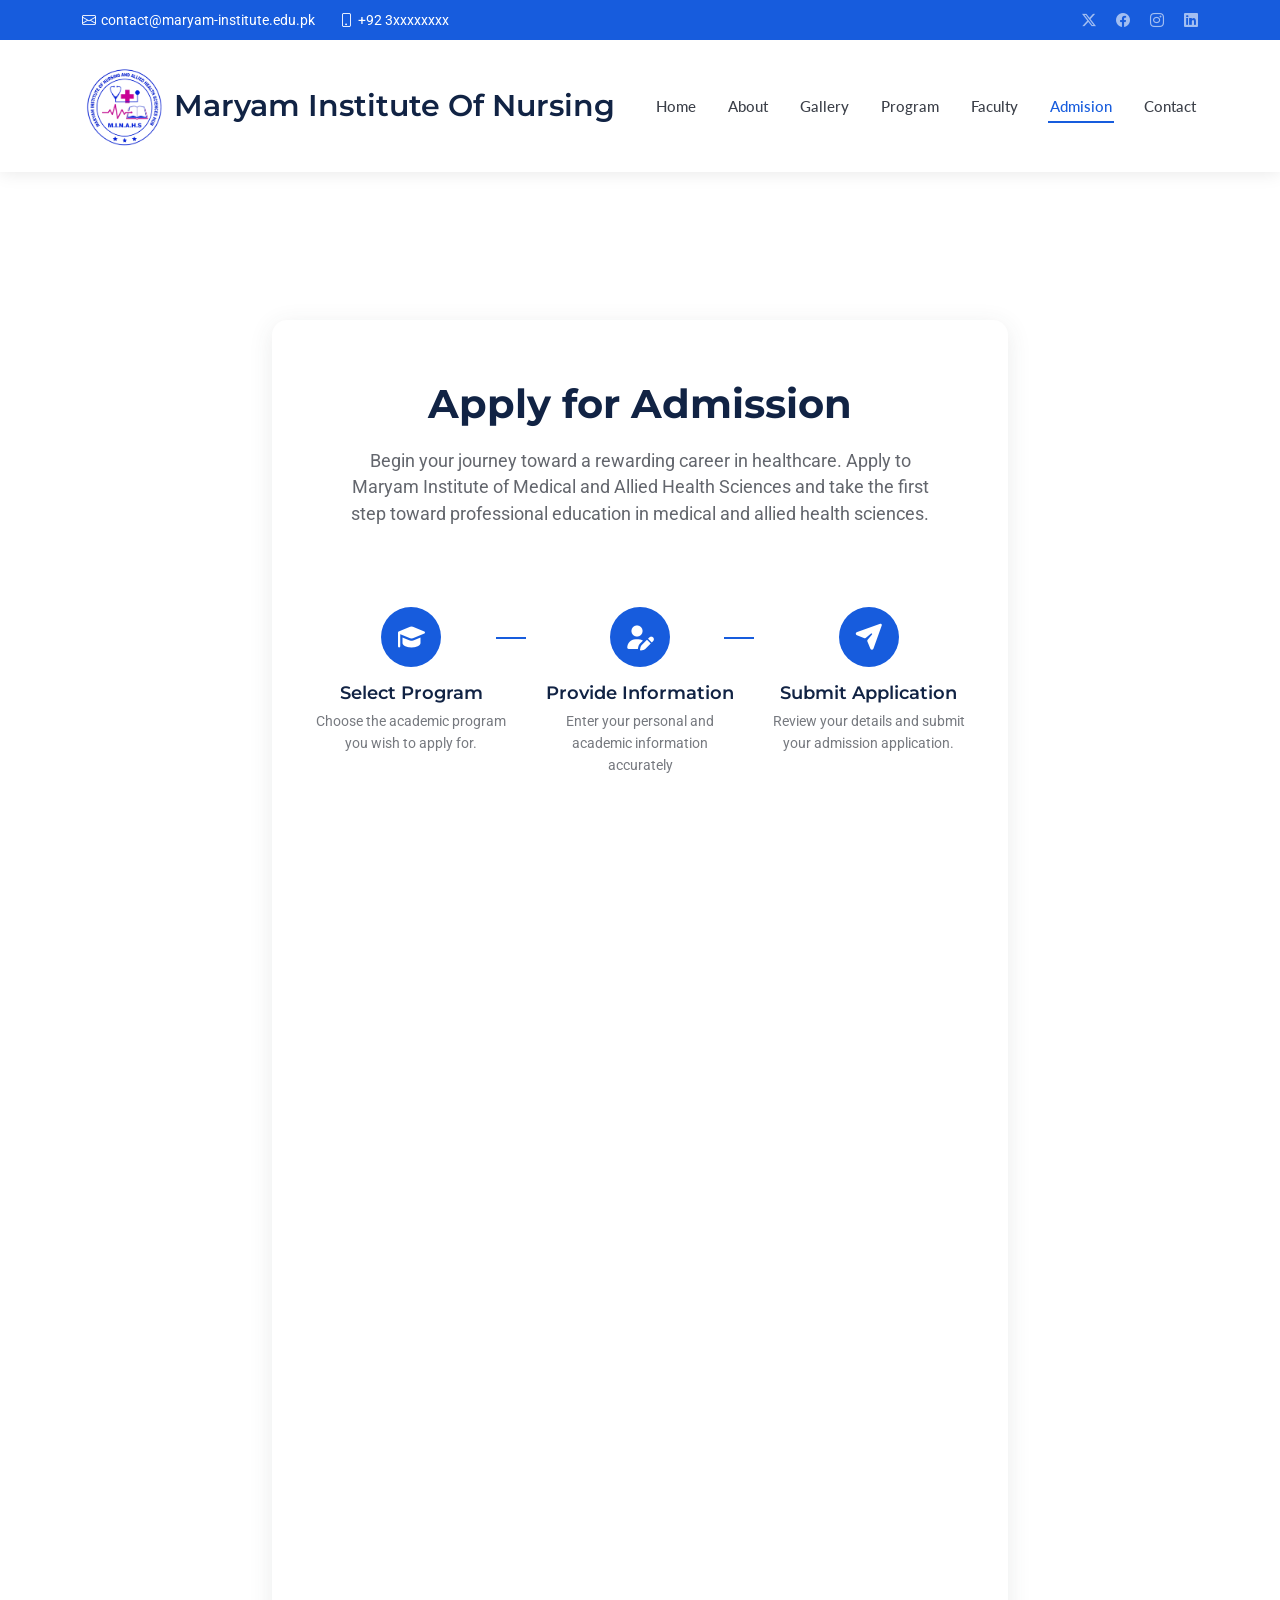
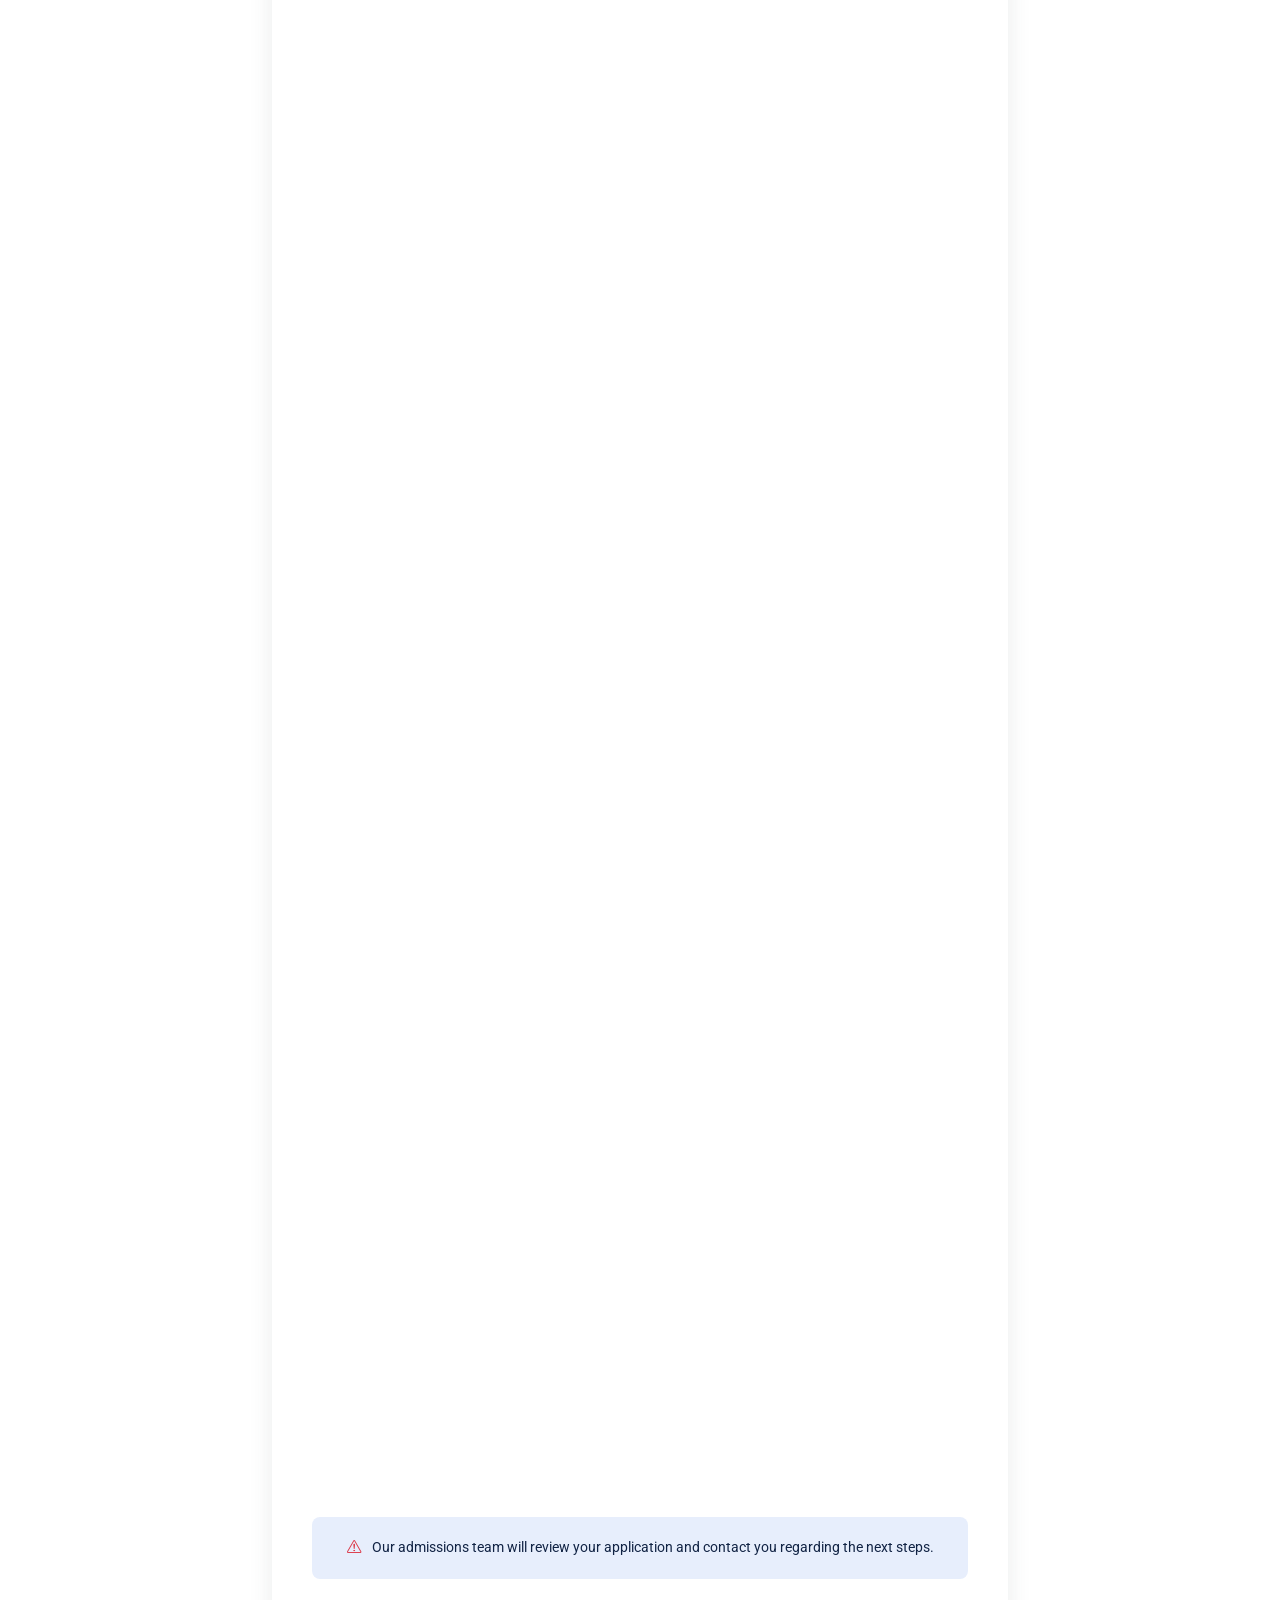
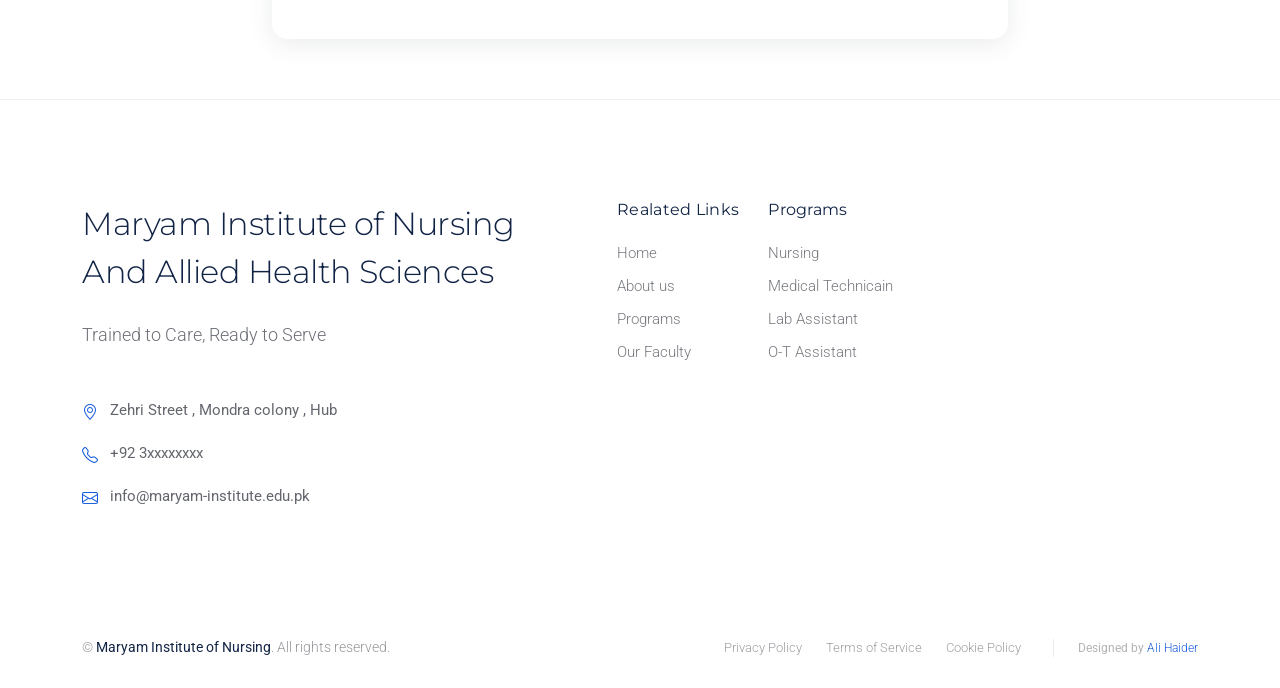
<file: appointment.html>
<!DOCTYPE html>
<html lang="en">

<head>
  <meta charset="utf-8">
  <meta content="width=device-width, initial-scale=1.0" name="viewport">
  <title>Admision  - Maryam Instituteof Nursing Hub</title>
  <meta name="description" content="">
  <meta name="keywords" content="">

  <!-- Favicons -->
  <link href="assets/img/WhatsApp Image 2026-08-08 at 4.57.44 PM.jpeg" rel="icon">
  <link href="assets/img/WhatsApp Image 2026-08-08 at 4.57.44 PM.jpeg" rel="apple-touch-icon">

  <!-- Fonts -->
  <link href="https://fonts.googleapis.com" rel="preconnect">
  <link href="https://fonts.gstatic.com" rel="preconnect" crossorigin>
  <link
    href="https://fonts.googleapis.com/css2?family=Roboto:ital,wght@0,100;0,300;0,400;0,500;0,700;0,900;1,100;1,300;1,400;1,500;1,700;1,900&family=Montserrat:ital,wght@0,100;0,200;0,300;0,400;0,500;0,600;0,700;0,800;0,900;1,100;1,200;1,300;1,400;1,500;1,600;1,700;1,800;1,900&family=Lato:ital,wght@0,100;0,300;0,400;0,700;0,900;1,100;1,300;1,400;1,700;1,900&display=swap"
    rel="stylesheet">

  <!-- Vendor CSS Files -->
  <link href="assets/vendor/bootstrap/css/bootstrap.min.css" rel="stylesheet">
  <link href="assets/vendor/bootstrap-icons/bootstrap-icons.css" rel="stylesheet">
  <link href="assets/vendor/aos/aos.css" rel="stylesheet">
  <link href="assets/vendor/glightbox/css/glightbox.min.css" rel="stylesheet">
  <link href="assets/vendor/fontawesome-free/css/all.min.css" rel="stylesheet">
  <link href="assets/vendor/swiper/swiper-bundle.min.css" rel="stylesheet">

  <!-- Main CSS File -->
  <link href="assets/css/main.css" rel="stylesheet">

</head>

<body class="appointment-page">

  <header id="header" class="header fixed-top">

    <div class="topbar d-flex align-items-center dark-background">
      <div class="container d-flex justify-content-center justify-content-md-between">
        <div class="contact-info d-flex align-items-center">
          <i class="bi bi-envelope d-flex align-items-center"><a
              href="mailto:contact@example.com">contact@maryam-institute.edu.pk</a></i>
          <i class="bi bi-phone d-flex align-items-center ms-4"><span>+92 3xxxxxxxx</span></i>
        </div>
        <div class="social-links d-none d-md-flex align-items-center">
          <a href="#!" class="twitter"><i class="bi bi-twitter-x"></i></a>
          <a href="#!" class="facebook"><i class="bi bi-facebook"></i></a>
          <a href="#!" class="instagram"><i class="bi bi-instagram"></i></a>
          <a href="#!" class="linkedin"><i class="bi bi-linkedin"></i></a>
        </div>
      </div>
    </div><!-- End Top Bar -->

    <div class="branding d-flex align-items-cente">

      <div class="container position-relative d-flex align-items-center justify-content-between">
        <a href="index.html" class="logo d-flex align-items-center">

           <img src="assets/img/bg romove logo.png" alt="">  
          <h1 class="sitename">Maryam Institute Of Nursing  </h1>
        </a>

        <nav id="navmenu" class="navmenu">
          <ul>
            <li><a href="index.html">Home</a></li>
            <li><a href="about.html">About</a></li>
            <li><a href="departments.html">Gallery</a></li>
            <li><a href="services.html">Program </a></li>
            <li><a href="doctors.html">Faculty</a></li>
                <li><a href="appointment.html" class="active">Admision</a></li>
            <li><a href="contact.html">Contact</a></li>
          </ul>
          <i class="mobile-nav-toggle d-xl-none bi bi-list"></i>
        </nav>

      </div>

    </div>

  </header>

  <main class="main">

    <!-- Page Title -->
    <div class="page-title">
      <div class="heading">
        
        </div>
      </div>
      <nav class="breadcrumbs">
        
      </nav>
    </div><!-- End Page Title -->

    <!-- Appointmnet Section -->
    <section id="appointmnet" class="appointmnet section">

      <div class="container" data-aos="fade-up" data-aos-delay="100">

        <div class="row">
          <div class="col-lg-8 mx-auto">
            <div class="booking-wrapper">
              <div class="booking-header text-center" data-aos="fade-up" data-aos-delay="200">
                <h2>Apply for Admission</h2>
                <p>Begin your journey toward a rewarding career in healthcare. Apply to Maryam Institute of Medical and Allied Health Sciences and take the first step toward professional education in medical and allied health sciences.</p>
              </div>

              <div class="booking-steps" data-aos="fade-up" data-aos-delay="300">
                <div class="step">
                  <div class="step-icon">
                    <i class="fas fa-graduation-cap"></i>
                  </div>
                  <div class="step-content">
                    <h4>Select Program</h4>
                    <p>Choose the academic program you wish to apply for.</p>
                  </div>
                </div>
                <div class="step">
                  <div class="step-icon">
                    <i class="fas fa-user-edit"></i>
                  </div>
                  <div class="step-content">
                    <h4>Provide Information</h4>
                    <p>Enter your personal and academic information accurately</p>
                  </div>
                </div>
                <div class="step">
                  <div class="step-icon">
                    <i class="fas fa-paper-plane"></i>
                  </div>
                  <div class="step-content">
                    <h4>Submit Application</h4>
                    <p>Review your details and submit your admission application.</p>
                  </div>
                </div>
              </div>

              <div class="appointment-form" data-aos="fade-up" data-aos-delay="400">
                <iframe src="https://docs.google.com/forms/d/e/1FAIpQLSfkkpQE0xWT2fSA_onWUZmdkHLBN4X3qgNdi7cUWQN5SKJQ_A/viewform?embedded=true" width="100%" height="2231" frameborder="0" marginheight="0" marginwidth="0" style="border:0;max-width:100%;display:block" title="Admission Application Form">Loading…</iframe>
              </div>

              <div class="emergency-info" data-aos="fade-up" data-aos-delay="500">
                <p><i class="bi bi-exclamation-triangle"></i> Our admissions team will review your application and contact you regarding the next steps.</p>
              </div>

            </div>
          </div>
        </div>

      </div>

    </section><!-- /Appointmnet Section -->

  </main>

  <footer id="footer" class="footer-16 footer position-relative">

    <div class="container">

      <div class="footer-main" data-aos="fade-up" data-aos-delay="100">
        <div class="row align-items-start">

          <div class="col-lg-5">
            <div class="brand-section">
              <a href="index.html" class="logo d-flex align-items-center mb-4">
                <span class="sitename">Maryam Institute of Nursing And Allied Health Sciences</span>
              </a>
              <p class="brand-description">Trained to Care, Ready to Serve</p>

              <div class="contact-info mt-5">
                <div class="contact-item">
                  <i class="bi bi-geo-alt"></i>
                  <span>Zehri Street , Mondra colony , Hub</span>
                </div>
                <div class="contact-item">
                  <i class="bi bi-telephone"></i>
                  <span>+92 3xxxxxxxx</span>
                </div>
                <div class="contact-item">
                  <i class="bi bi-envelope"></i>
                  <span>info@maryam-institute.edu.pk</span>
                </div>
              </div>
            </div>
          </div>

          <div class="col-lg-7">
            <div class="footer-nav-wrapper">
              <div class="row">

                <div class="col-6 col-lg-3">
                  <div class="nav-column">
                    <h6>Realated Links</h6>
                    <nav class="footer-nav">
                      <a href="#!">Home</a>
                      <a href="#!">About us</a>
                      <a href="#!">Programs</a>
                      <a href="#!">Our Faculty</a>
                       
                    </nav>
                  </div>
                </div>

                <div class="col-6 col-lg-3">
                  <div class="nav-column">
                    <h6>Programs</h6>
                    <nav class="footer-nav">
                      <a href="#!">Nursing</a>
                      <a href="#!">Medical Technicain</a>
                      <a href="#!">Lab Assistant</a>
                      <a href="#!">O-T Assistant</a>
                       
                    </nav>
                  </div>
                </div>

                 
              </div>
            </div>
          </div>

        </div>
      </div>

    </div>

    <div class="footer-bottom">
      <div class="container">
        <div class="bottom-content" data-aos="fade-up" data-aos-delay="300">
          <div class="row align-items-center">

            <div class="col-lg-6">
              <div class="copyright">
                <p>© <span class="sitename">Maryam Institute of Nursing</span>. All rights reserved.</p>
              </div>
            </div>

            <div class="col-lg-6">
              <div class="legal-links">
                <a href="#!">Privacy Policy</a>
                <a href="#!">Terms of Service</a>
                <a href="#!">Cookie Policy</a>
                <div class="credits">
                  Designed by  <a href="#" target="_blank">Ali Haider</a> 
                </div>
              </div>
            </div>

          </div>
        </div>
      </div>
    </div>

  </footer>


  <!-- Scroll Top -->
  <a href="#!" id="scroll-top" class="scroll-top d-flex align-items-center justify-content-center"><i
      class="bi bi-arrow-up-short"></i></a>

  <!-- Preloader -->
  <div id="preloader"></div>

  <!-- Vendor JS Files -->
  <script src="assets/vendor/bootstrap/js/bootstrap.bundle.min.js"></script>
  <script src="assets/vendor/php-email-form/validate.js"></script>
  <script src="assets/vendor/aos/aos.js"></script>
  <script src="assets/vendor/glightbox/js/glightbox.min.js"></script>
  <script src="assets/vendor/purecounter/purecounter_vanilla.js"></script>
  <script src="assets/vendor/swiper/swiper-bundle.min.js"></script>

  <!-- Main JS File -->
  <script src="assets/js/cms.js"></script>
<script src="assets/js/main.js"></script>
<script src="assets/js/google-sheets-config.js"></script>
<script src="assets/js/google-sheets-native.js"></script>

</body>

</html>
</file>
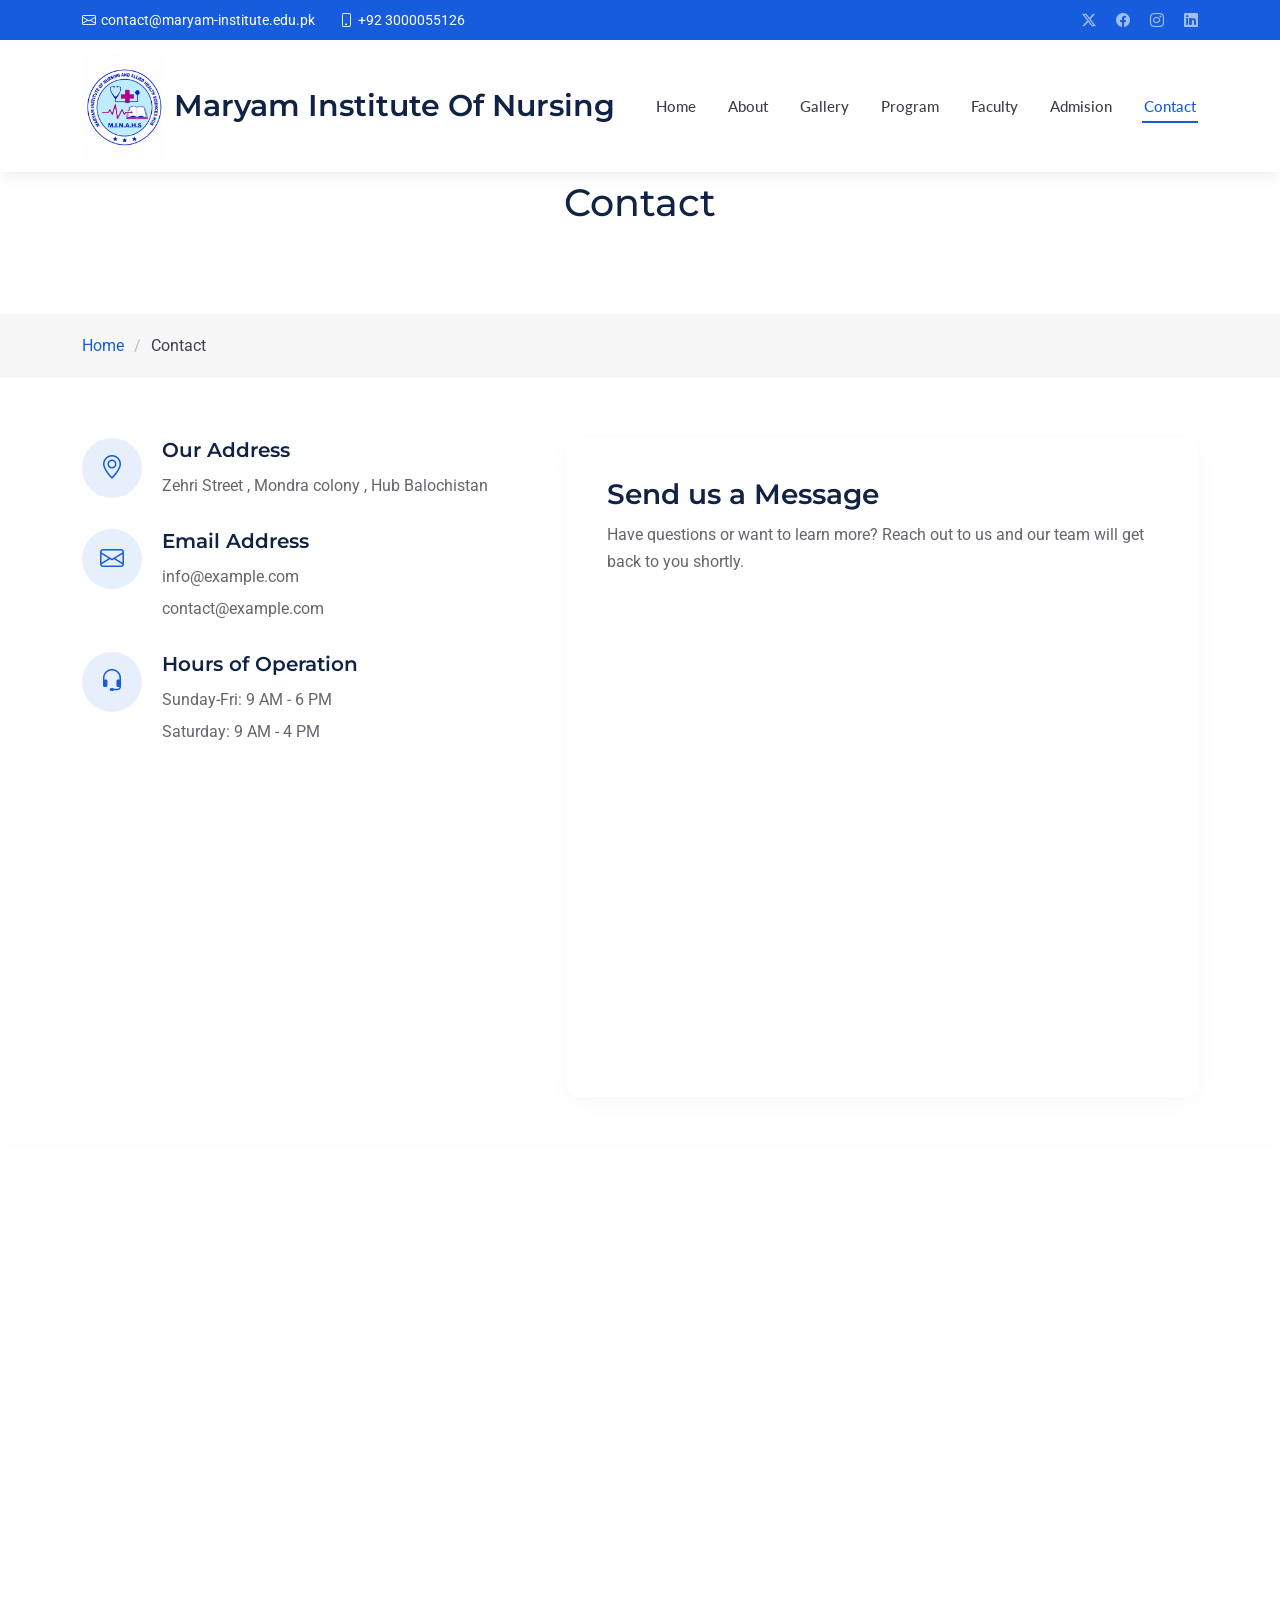
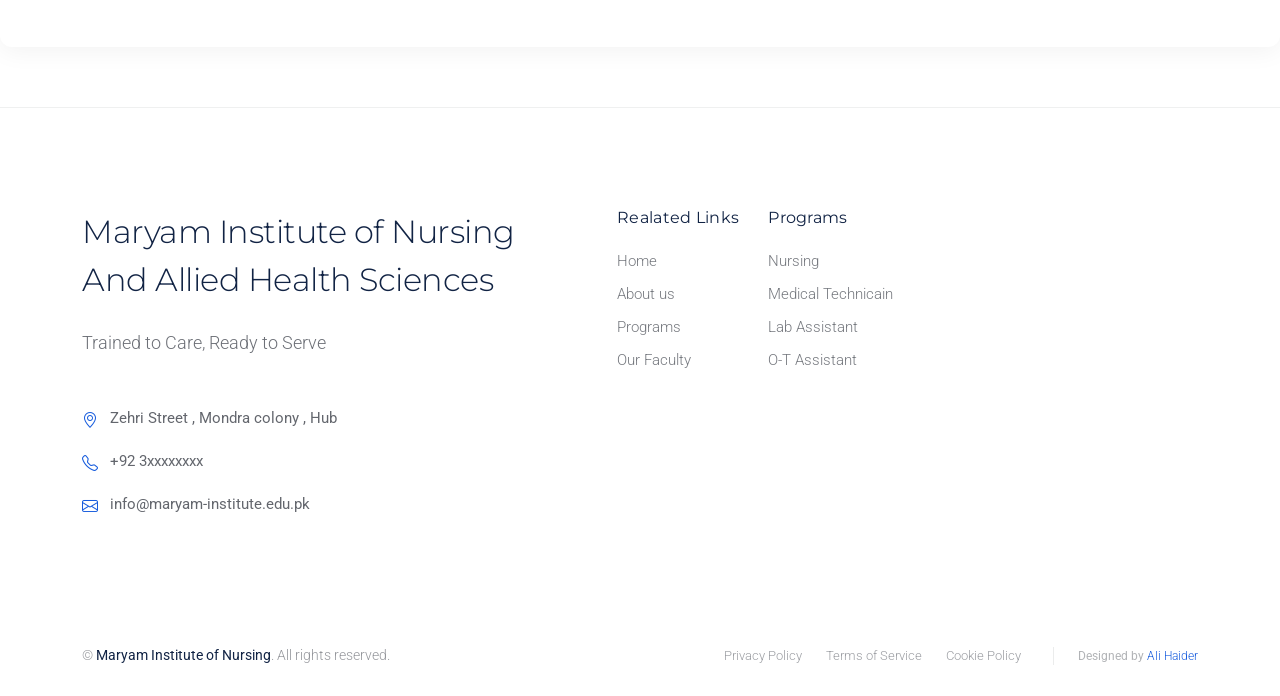
<file: contact.html>
<!DOCTYPE html>
<html lang="en">

<head>
  <meta charset="utf-8">
  <meta content="width=device-width, initial-scale=1.0" name="viewport">
  <title>Contact - Maryam Institute Of Nursing</title>
  <meta name="description" content="">
  <meta name="keywords" content="">

  <!-- Favicons -->
  <link href="assets/img/WhatsApp Image 2026-08-08 at 4.57.44 PM.jpeg" rel="icon">
  <link href="assets/img/WhatsApp Image 2026-08-08 at 4.57.44 PM.jpeg" rel="apple-touch-icon">

  <!-- Fonts -->
  <link href="https://fonts.googleapis.com" rel="preconnect">
  <link href="https://fonts.gstatic.com" rel="preconnect" crossorigin>
  <link
    href="https://fonts.googleapis.com/css2?family=Roboto:ital,wght@0,100;0,300;0,400;0,500;0,700;0,900;1,100;1,300;1,400;1,500;1,700;1,900&family=Montserrat:ital,wght@0,100;0,200;0,300;0,400;0,500;0,600;0,700;0,800;0,900;1,100;1,200;1,300;1,400;1,500;1,600;1,700;1,800;1,900&family=Lato:ital,wght@0,100;0,300;0,400;0,700;0,900;1,100;1,300;1,400;1,700;1,900&display=swap"
    rel="stylesheet">

  <!-- Vendor CSS Files -->
  <link href="assets/vendor/bootstrap/css/bootstrap.min.css" rel="stylesheet">
  <link href="assets/vendor/bootstrap-icons/bootstrap-icons.css" rel="stylesheet">
  <link href="assets/vendor/aos/aos.css" rel="stylesheet">
  <link href="assets/vendor/glightbox/css/glightbox.min.css" rel="stylesheet">
  <link href="assets/vendor/fontawesome-free/css/all.min.css" rel="stylesheet">
  <link href="assets/vendor/swiper/swiper-bundle.min.css" rel="stylesheet">

  <!-- Main CSS File -->
  <link href="assets/css/main.css" rel="stylesheet">

</head>

<body class="contact-page">

  <header id="header" class="header fixed-top">

    <div class="topbar d-flex align-items-center dark-background">
      <div class="container d-flex justify-content-center justify-content-md-between">
        <div class="contact-info d-flex align-items-center">
          <i class="bi bi-envelope d-flex align-items-center"><a
              href="mailto:contact@example.com">contact@maryam-institute.edu.pk</a></i>
          <i class="bi bi-phone d-flex align-items-center ms-4"><span>+92 3000055126</span></i>
        </div>
        <div class="social-links d-none d-md-flex align-items-center">
          <a href="#!" class="twitter"><i class="bi bi-twitter-x"></i></a>
          <a href="#!" class="facebook"><i class="bi bi-facebook"></i></a>
          <a href="#!" class="instagram"><i class="bi bi-instagram"></i></a>
          <a href="#!" class="linkedin"><i class="bi bi-linkedin"></i></a>
        </div>
      </div>
    </div><!-- End Top Bar -->

    <div class="branding d-flex align-items-cente">

      <div class="container position-relative d-flex align-items-center justify-content-between">
        <a href="index.html" class="logo d-flex align-items-center">
          <!-- Uncomment the line below if you also wish to use an image logo -->
           <img src="assets/img/WhatsApp Image 2026-08-08 at 4.57.44 PM.jpeg" alt="">  
          <h1 class="sitename">Maryam Institute Of Nursing  </h1>
        </a>

        <nav id="navmenu" class="navmenu">
          <ul>
            <li><a href="index.html">Home</a></li>
            <li><a href="about.html">About</a></li>
            <li><a href="departments.html">Gallery</a></li>
            <li><a href="services.html">Program </a></li>
            <li><a href="doctors.html">Faculty</a></li>
                <li><a href="appointment.html">Admision</a></li>
            <li><a href="contact.html" class="active">Contact</a></li>
          </ul>
          <i class="mobile-nav-toggle d-xl-none bi bi-list"></i>
        </nav>
      </div>

    </div>

  </header>

  <main class="main">

    <!-- Page Title -->
    <div class="page-title">
      <div class="heading">
        <div class="container">
          <div class="row d-flex justify-content-center text-center">
            <div class="col-lg-8">
              <h1 class="heading-title">Contact</h1>
             
            </div>
          </div>
        </div>
      </div>
      <nav class="breadcrumbs">
        <div class="container">
          <ol>
            <li><a href="index.html">Home</a></li>
            <li class="current">Contact</li>
          </ol>
        </div>
      </nav>
    </div><!-- End Page Title -->

    <!-- Contact Section -->
    <section id="contact" class="contact section">

      <div class="container" data-aos="fade-up" data-aos-delay="100">
        <div class="row g-5">
          <div class="col-lg-5">
            <div class="contact-info-wrapper">
              <div class="contact-info-item" data-aos="fade-up" data-aos-delay="100">
                <div class="info-icon">
                  <i class="bi bi-geo-alt"></i>
                </div>
                <div class="info-content">
                  <h3>Our Address</h3>
                  <p>Zehri Street , Mondra colony , Hub Balochistan</p>
                </div>
              </div>

              <div class="contact-info-item" data-aos="fade-up" data-aos-delay="200">
                <div class="info-icon">
                  <i class="bi bi-envelope"></i>
                </div>
                <div class="info-content">
                  <h3>Email Address</h3>
                  <p>info@example.com</p>
                  <p>contact@example.com</p>
                </div>
              </div>

              <div class="contact-info-item" data-aos="fade-up" data-aos-delay="300">
                <div class="info-icon">
                  <i class="bi bi-headset"></i>
                </div>
                <div class="info-content">
                  <h3>Hours of Operation</h3>
                  <p>Sunday-Fri: 9 AM - 6 PM</p>
                  <p>Saturday: 9 AM - 4 PM</p>
                </div>
              </div>
            </div>
          </div>

          <div class="col-lg-7">
            <div class="contact-form-card" data-aos="fade-up" data-aos-delay="200">
              <h2>Send us a Message</h2>
              <p class="mb-4">Have questions or want to learn more? Reach out to us and our team will get back to you
                shortly.</p>

                <iframe src="https://www.google.com/maps/embed?pb=!1m18!1m12!1m3!1d2810.176177509949!2d66.88246027405579!3d25.03064583842933!2m3!1f0!2f0!3f0!3m2!1i1024!2i768!4f13.1!3m3!1m2!1s0x3eb36f922d728717%3A0xfdeec4ba68abdcf9!2sMaryam%20institute%20of%20Nursing%20%26%20Allied%20Health%20Sciences!5e1!3m2!1sen!2s!4v1794992053011!5m2!1sen!2s" width="600" height="450" style="border:0;" allowfullscreen="" loading="lazy" referrerpolicy="strict-origin-when-cross-origin"></iframe>
            </div>
          </div>
        </div>
      </div>

      <div class="container-fluid map-container" data-aos="fade-up" data-aos-delay="200">
        <div class="map-overlay"></div>
        <iframe src="https://www.google.com/maps/embed?pb=!1m18!1m12!1m3!1d3615.1010122741495!2d66.88246027456032!3d25.030645838428132!2m3!1f0!2f0!3f0!3m2!1i1024!2i768!4f13.1!3m3!1m2!1s0x3eb36f922d728717%3A0xfdeec4ba68abdcf9!2sMaryam%20institute%20of%20Nursing%20%26%20Allied%20Health%20Sciences!5e0!3m2!1sen!2s!4v1786280629843!5m2!1sen!2s" width="600" height="450" style="border:0;" allowfullscreen="" loading="lazy" referrerpolicy="strict-origin-when-cross-origin"></iframe>
      </div>

    </section><!-- /Contact Section -->

  </main>
  <footer id="footer" class="footer-16 footer position-relative">

    <div class="container">

      <div class="footer-main" data-aos="fade-up" data-aos-delay="100">
        <div class="row align-items-start">

          <div class="col-lg-5">
            <div class="brand-section">
              <a href="index.html" class="logo d-flex align-items-center mb-4">
                <span class="sitename">Maryam Institute of Nursing And Allied Health Sciences</span>
              </a>
              <p class="brand-description">Trained to Care, Ready to Serve</p>

              <div class="contact-info mt-5">
                <div class="contact-item">
                  <i class="bi bi-geo-alt"></i>
                  <span>Zehri Street , Mondra colony , Hub</span>
                </div>
                <div class="contact-item">
                  <i class="bi bi-telephone"></i>
                  <span>+92 3xxxxxxxx</span>
                </div>
                <div class="contact-item">
                  <i class="bi bi-envelope"></i>
                  <span>info@maryam-institute.edu.pk</span>
                </div>
              </div>
            </div>
          </div>

          <div class="col-lg-7">
            <div class="footer-nav-wrapper">
              <div class="row">

                <div class="col-6 col-lg-3">
                  <div class="nav-column">
                    <h6>Realated Links</h6>
                    <nav class="footer-nav">
                      <a href="#!">Home</a>
                      <a href="#!">About us</a>
                      <a href="#!">Programs</a>
                      <a href="#!">Our Faculty</a>
                       
                    </nav>
                  </div>
                </div>

                <div class="col-6 col-lg-3">
                  <div class="nav-column">
                    <h6>Programs</h6>
                    <nav class="footer-nav">
                      <a href="#!">Nursing</a>
                      <a href="#!">Medical Technicain</a>
                      <a href="#!">Lab Assistant</a>
                      <a href="#!">O-T Assistant</a>
                       
                    </nav>
                  </div>
                </div>

                 
              </div>
            </div>
          </div>

        </div>
      </div>

    </div>

    <div class="footer-bottom">
      <div class="container">
        <div class="bottom-content" data-aos="fade-up" data-aos-delay="300">
          <div class="row align-items-center">

            <div class="col-lg-6">
              <div class="copyright">
                <p>© <span class="sitename">Maryam Institute of Nursing</span>. All rights reserved.</p>
              </div>
            </div>

            <div class="col-lg-6">
              <div class="legal-links">
                <a href="#!">Privacy Policy</a>
                <a href="#!">Terms of Service</a>
                <a href="#!">Cookie Policy</a>
                <div class="credits">
                  Designed by  <a href="#" target="_blank">Ali Haider</a> 
                </div>
              </div>
            </div>

          </div>
        </div>
      </div>
    </div>

  </footer>


  <!-- Scroll Top -->
  <a href="#!" id="scroll-top" class="scroll-top d-flex align-items-center justify-content-center"><i
      class="bi bi-arrow-up-short"></i></a>

  <!-- Preloader -->
  <div id="preloader"></div>

  <!-- Vendor JS Files -->
  <script src="assets/vendor/bootstrap/js/bootstrap.bundle.min.js"></script>
  <script src="assets/vendor/php-email-form/validate.js"></script>
  <script src="assets/vendor/aos/aos.js"></script>
  <script src="assets/vendor/glightbox/js/glightbox.min.js"></script>
  <script src="assets/vendor/purecounter/purecounter_vanilla.js"></script>
  <script src="assets/vendor/swiper/swiper-bundle.min.js"></script>

  <!-- Main JS File -->
  <script src="assets/js/cms.js"></script>
<script src="assets/js/main.js"></script>
<script src="assets/js/google-sheets-config.js"></script>
<script src="assets/js/google-sheets-native.js"></script>

</body>

</html>
</file>
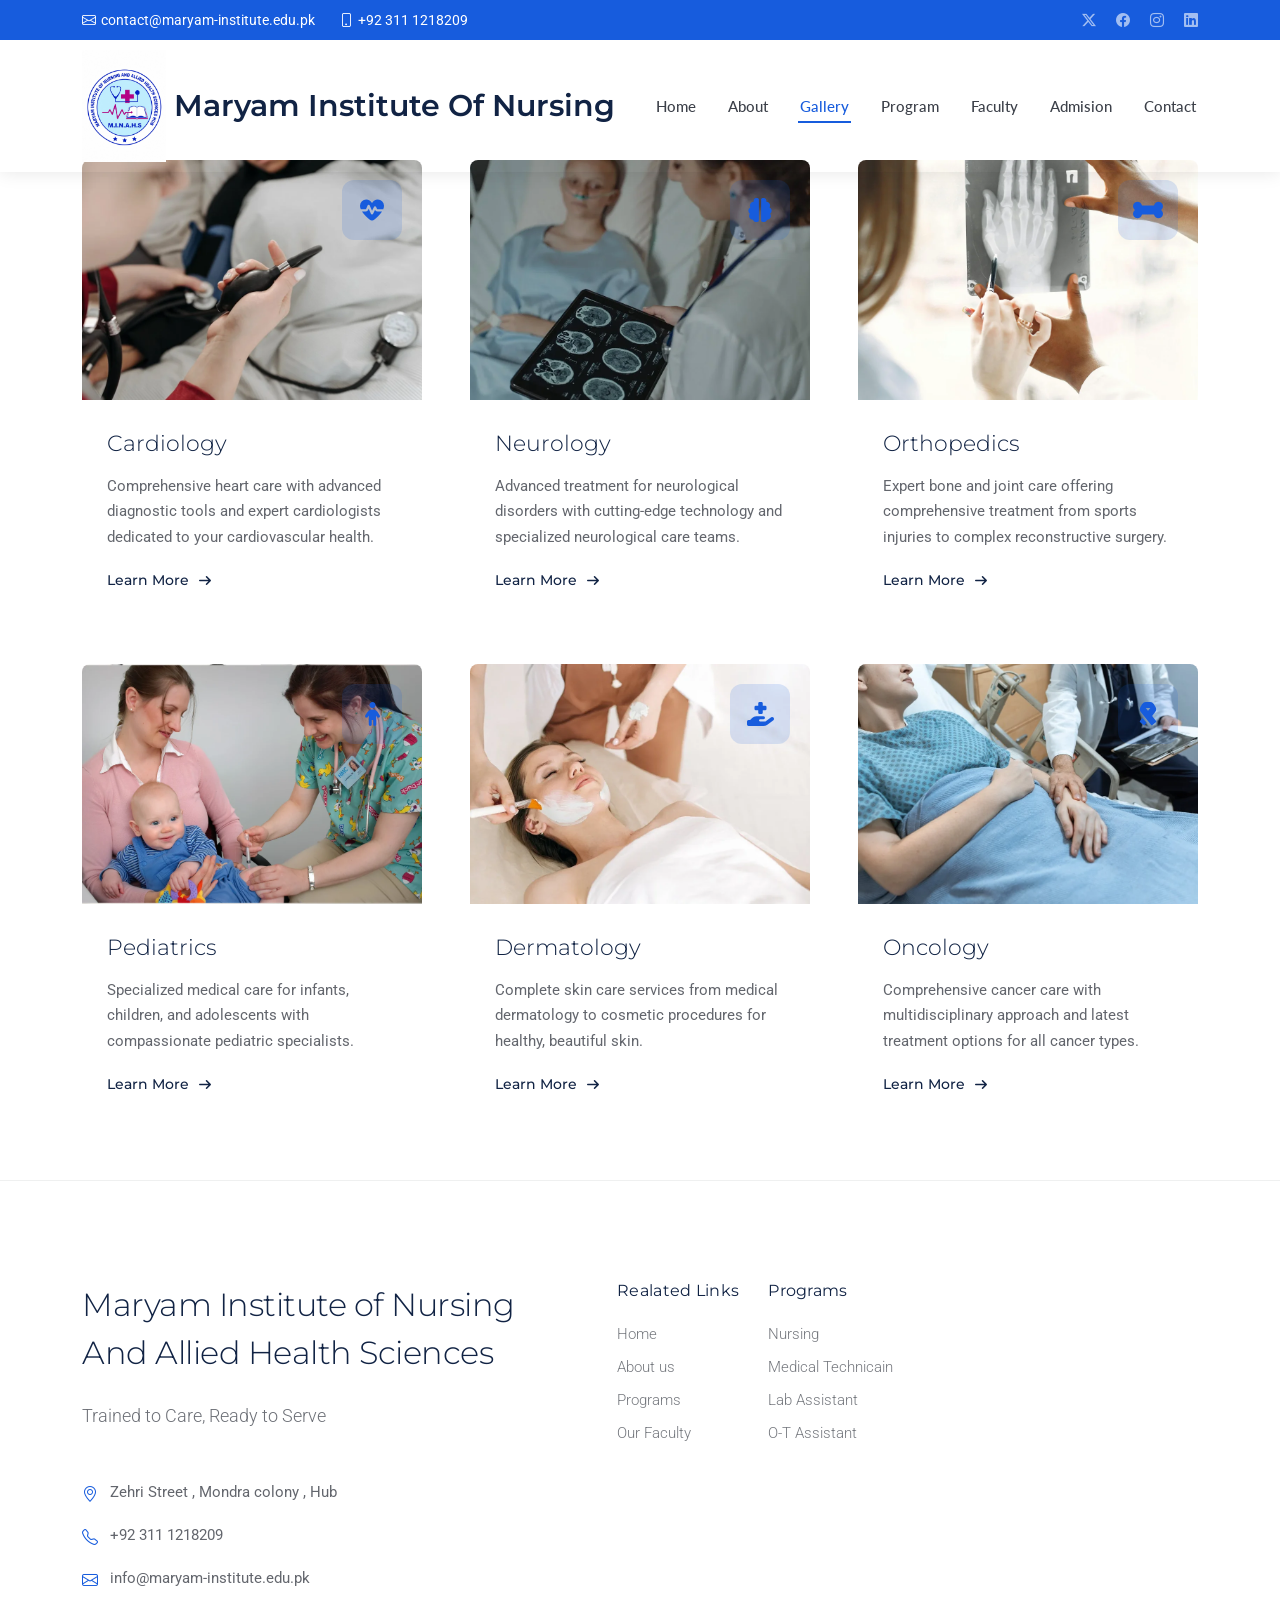
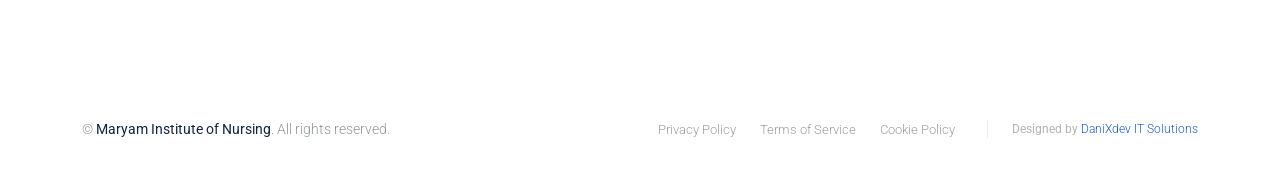
<file: departments.html>
<!DOCTYPE html>
<html lang="en">

<head>
  <meta charset="utf-8">
  <meta content="width=device-width, initial-scale=1.0" name="viewport">
  <title>Gallery - Maryam Institute of Nursing Hub</title>
  <meta name="description" content="Maryam Institute Gallery Page , Images and Videos ">
  <meta name="keywords" content="">

  <!-- Favicons -->
  <link href="assets/img/WhatsApp Image 2026-08-08 at 4.57.44 PM.jpeg" rel="icon">
  <link href="assets/img/WhatsApp Image 2026-08-08 at 4.57.44 PM.jpeg" rel="apple-touch-icon">

  <!-- Fonts -->
  <link href="https://fonts.googleapis.com" rel="preconnect">
  <link href="https://fonts.gstatic.com" rel="preconnect" crossorigin>
  <link
    href="https://fonts.googleapis.com/css2?family=Roboto:ital,wght@0,100;0,300;0,400;0,500;0,700;0,900;1,100;1,300;1,400;1,500;1,700;1,900&family=Montserrat:ital,wght@0,100;0,200;0,300;0,400;0,500;0,600;0,700;0,800;0,900;1,100;1,200;1,300;1,400;1,500;1,600;1,700;1,800;1,900&family=Lato:ital,wght@0,100;0,300;0,400;0,700;0,900;1,100;1,300;1,400;1,700;1,900&display=swap"
    rel="stylesheet">

  <!-- Vendor CSS Files -->
  <link href="assets/vendor/bootstrap/css/bootstrap.min.css" rel="stylesheet">
  <link href="assets/vendor/bootstrap-icons/bootstrap-icons.css" rel="stylesheet">
  <link href="assets/vendor/aos/aos.css" rel="stylesheet">
  <link href="assets/vendor/glightbox/css/glightbox.min.css" rel="stylesheet">
  <link href="assets/vendor/fontawesome-free/css/all.min.css" rel="stylesheet">
  <link href="assets/vendor/swiper/swiper-bundle.min.css" rel="stylesheet">

  <!-- Main CSS File -->
  <link href="assets/css/main.css" rel="stylesheet">

  <!-- =======================================================
  * Template Name: Clinic
  * Template URL: https://bootstrapmade.com/clinic-bootstrap-template/
  * Updated: Jul 23 2025 with Bootstrap v5.3.7
  * Author: BootstrapMade.com
  * License: https://bootstrapmade.com/license/
  ======================================================== -->
</head>

<body class="departments-page">

  <header id="header" class="header fixed-top">

    <div class="topbar d-flex align-items-center dark-background">
      <div class="container d-flex justify-content-center justify-content-md-between">
        <div class="contact-info d-flex align-items-center">
          <i class="bi bi-envelope d-flex align-items-center"><a
              href="mailto:contact@example.com">contact@maryam-institute.edu.pk</a></i>
          <i class="bi bi-phone d-flex align-items-center ms-4"><span>+92 311 1218209</span></i>
        </div>
        <div class="social-links d-none d-md-flex align-items-center">
          <a href="#!" class="twitter"><i class="bi bi-twitter-x"></i></a>
          <a href="#!" class="facebook"><i class="bi bi-facebook"></i></a>
          <a href="#!" class="instagram"><i class="bi bi-instagram"></i></a>
          <a href="#!" class="linkedin"><i class="bi bi-linkedin"></i></a>
        </div>
      </div>
    </div><!-- End Top Bar -->

    <div class="branding d-flex align-items-cente">

      <div class="container position-relative d-flex align-items-center justify-content-between">
        <a href="index.html" class="logo d-flex align-items-center">
          <!-- Uncomment the line below if you also wish to use an image logo -->
           <img src="assets/img/WhatsApp Image 2026-08-08 at 4.57.44 PM.jpeg" alt="">  
          <h1 class="sitename">Maryam Institute Of Nursing  </h1>
        </a>

        <nav id="navmenu" class="navmenu">
          <ul>
            <li><a href="index.html">Home</a></li>
            <li><a href="about.html">About</a></li>
            <li><a href="departments.html" class="active">Gallery</a></li>
            <li><a href="services.html">Program </a></li>
            <li><a href="doctors.html" >Faculty</a></li>
                <li><a href="appointment.html">Admision</a></li>
            <li><a href="contact.html">Contact</a></li>
          </ul>
          <i class="mobile-nav-toggle d-xl-none bi bi-list"></i>
        </nav>

      </div>

    </div>

  </header>

  <main class="main">

    <!-- Page Title -->
    <div class="page-title">
     
      </nav>
    </div><!-- End Page Title -->

    <!-- Departments Tabs Section -->
    
    <!-- Departments Section -->
    <section id="departments" class="departments section">

      <div class="container" data-aos="fade-up" data-aos-delay="100">

        <div class="row g-5">

          <div class="col-lg-4 col-md-6" data-aos="fade-up" data-aos-delay="100">
            <div class="department-card">
              <div class="department-icon">
                <i class="fas fa-heartbeat"></i>
              </div>
              <div class="department-image">
                <img src="assets/img/health/cardiology-3.webp" alt="Cardiology Department" class="img-fluid">
              </div>
              <div class="department-content">
                <h3>Cardiology</h3>
                <p>Comprehensive heart care with advanced diagnostic tools and expert cardiologists dedicated to your
                  cardiovascular health.</p>
                <a href="#!" class="learn-more">
                  <span>Learn More</span>
                  <i class="fas fa-arrow-right"></i>
                </a>
              </div>
            </div>
          </div><!-- End Department Card -->

          <div class="col-lg-4 col-md-6" data-aos="fade-up" data-aos-delay="200">
            <div class="department-card">
              <div class="department-icon">
                <i class="fas fa-brain"></i>
              </div>
              <div class="department-image">
                <img src="assets/img/health/neurology-2.webp" alt="Neurology Department" class="img-fluid">
              </div>
              <div class="department-content">
                <h3>Neurology</h3>
                <p>Advanced treatment for neurological disorders with cutting-edge technology and specialized
                  neurological care teams.</p>
                <a href="#!" class="learn-more">
                  <span>Learn More</span>
                  <i class="fas fa-arrow-right"></i>
                </a>
              </div>
            </div>
          </div><!-- End Department Card -->

          <div class="col-lg-4 col-md-6" data-aos="fade-up" data-aos-delay="300">
            <div class="department-card">
              <div class="department-icon">
                <i class="fas fa-bone"></i>
              </div>
              <div class="department-image">
                <img src="assets/img/health/orthopedics-4.webp" alt="Orthopedics Department" class="img-fluid">
              </div>
              <div class="department-content">
                <h3>Orthopedics</h3>
                <p>Expert bone and joint care offering comprehensive treatment from sports injuries to complex
                  reconstructive surgery.</p>
                <a href="#!" class="learn-more">
                  <span>Learn More</span>
                  <i class="fas fa-arrow-right"></i>
                </a>
              </div>
            </div>
          </div><!-- End Department Card -->

          <div class="col-lg-4 col-md-6" data-aos="fade-up" data-aos-delay="100">
            <div class="department-card">
              <div class="department-icon">
                <i class="fas fa-child"></i>
              </div>
              <div class="department-image">
                <img src="assets/img/health/pediatrics-3.webp" alt="Pediatrics Department" class="img-fluid">
              </div>
              <div class="department-content">
                <h3>Pediatrics</h3>
                <p>Specialized medical care for infants, children, and adolescents with compassionate pediatric
                  specialists.</p>
                <a href="#!" class="learn-more">
                  <span>Learn More</span>
                  <i class="fas fa-arrow-right"></i>
                </a>
              </div>
            </div>
          </div><!-- End Department Card -->

          <div class="col-lg-4 col-md-6" data-aos="fade-up" data-aos-delay="200">
            <div class="department-card">
              <div class="department-icon">
                <i class="fas fa-hand-holding-medical"></i>
              </div>
              <div class="department-image">
                <img src="assets/img/health/dermatology-4.webp" alt="Dermatology Department" class="img-fluid">
              </div>
              <div class="department-content">
                <h3>Dermatology</h3>
                <p>Complete skin care services from medical dermatology to cosmetic procedures for healthy, beautiful
                  skin.</p>
                <a href="#!" class="learn-more">
                  <span>Learn More</span>
                  <i class="fas fa-arrow-right"></i>
                </a>
              </div>
            </div>
          </div><!-- End Department Card -->

          <div class="col-lg-4 col-md-6" data-aos="fade-up" data-aos-delay="300">
            <div class="department-card">
              <div class="department-icon">
                <i class="fas fa-ribbon"></i>
              </div>
              <div class="department-image">
                <img src="assets/img/health/oncology-2.webp" alt="Oncology Department" class="img-fluid">
              </div>
              <div class="department-content">
                <h3>Oncology</h3>
                <p>Comprehensive cancer care with multidisciplinary approach and latest treatment options for all cancer
                  types.</p>
                <a href="#!" class="learn-more">
                  <span>Learn More</span>
                  <i class="fas fa-arrow-right"></i>
                </a>
              </div>
            </div>
          </div><!-- End Department Card -->

        </div>

      </div>

    </section><!-- /Departments Section -->

  </main>
  <footer id="footer" class="footer-16 footer position-relative">

    <div class="container">

      <div class="footer-main" data-aos="fade-up" data-aos-delay="100">
        <div class="row align-items-start">

          <div class="col-lg-5">
            <div class="brand-section">
              <a href="index.html" class="logo d-flex align-items-center mb-4">
                <span class="sitename">Maryam Institute of Nursing And Allied Health Sciences</span>
              </a>
              <p class="brand-description">Trained to Care, Ready to Serve</p>

              <div class="contact-info mt-5">
                <div class="contact-item">
                  <i class="bi bi-geo-alt"></i>
                  <span>Zehri Street , Mondra colony , Hub</span>
                </div>
                <div class="contact-item">
                  <i class="bi bi-telephone"></i>
                  <span>+92 311 1218209</span>
                </div>
                <div class="contact-item">
                  <i class="bi bi-envelope"></i>
                  <span>info@maryam-institute.edu.pk</span>
                </div>
              </div>
            </div>
          </div>

          <div class="col-lg-7">
            <div class="footer-nav-wrapper">
              <div class="row">

                <div class="col-6 col-lg-3">
                  <div class="nav-column">
                    <h6>Realated Links</h6>
                    <nav class="footer-nav">
                      <a href="#!">Home</a>
                      <a href="#!">About us</a>
                      <a href="#!">Programs</a>
                      <a href="#!">Our Faculty</a>
                       
                    </nav>
                  </div>
                </div>

                <div class="col-6 col-lg-3">
                  <div class="nav-column">
                    <h6>Programs</h6>
                    <nav class="footer-nav">
                      <a href="#!">Nursing</a>
                      <a href="#!">Medical Technicain</a>
                      <a href="#!">Lab Assistant</a>
                      <a href="#!">O-T Assistant</a>
                       
                    </nav>
                  </div>
                </div>

                 
              </div>
            </div>
          </div>

        </div>
      </div>

    </div>

    <div class="footer-bottom">
      <div class="container">
        <div class="bottom-content" data-aos="fade-up" data-aos-delay="300">
          <div class="row align-items-center">

            <div class="col-lg-6">
              <div class="copyright">
                <p>© <span class="sitename">Maryam Institute of Nursing</span>. All rights reserved.</p>
              </div>
            </div>

            <div class="col-lg-6">
              <div class="legal-links">
                <a href="#!">Privacy Policy</a>
                <a href="#!">Terms of Service</a>
                <a href="#!">Cookie Policy</a>
                <div class="credits">
                  <!-- All the links in the footer should remain intact. -->
                  <!-- You can delete the links only if you've purchased the pro version. -->
                  <!-- Licensing information: https://bootstrapmade.com/license/ -->
                  <!-- Purchase the pro version with working PHP/AJAX contact form: [buy-url] -->
                  Designed by  <a href="#" target="_blank">DaniXdev IT Solutions</a> 
                </div>
              </div>
            </div>

          </div>
        </div>
      </div>
    </div>

  </footer>


  <!-- Scroll Top -->
  <a href="#!" id="scroll-top" class="scroll-top d-flex align-items-center justify-content-center"><i
      class="bi bi-arrow-up-short"></i></a>

  <!-- Preloader -->
  <div id="preloader"></div>

  <!-- Vendor JS Files -->
  <script src="assets/vendor/bootstrap/js/bootstrap.bundle.min.js"></script>
  <script src="assets/vendor/php-email-form/validate.js"></script>
  <script src="assets/vendor/aos/aos.js"></script>
  <script src="assets/vendor/glightbox/js/glightbox.min.js"></script>
  <script src="assets/vendor/purecounter/purecounter_vanilla.js"></script>
  <script src="assets/vendor/swiper/swiper-bundle.min.js"></script>

  <!-- Main JS File -->
  <script src="assets/js/cms.js"></script>
<script src="assets/js/main.js"></script>

</body>

</html>
</file>
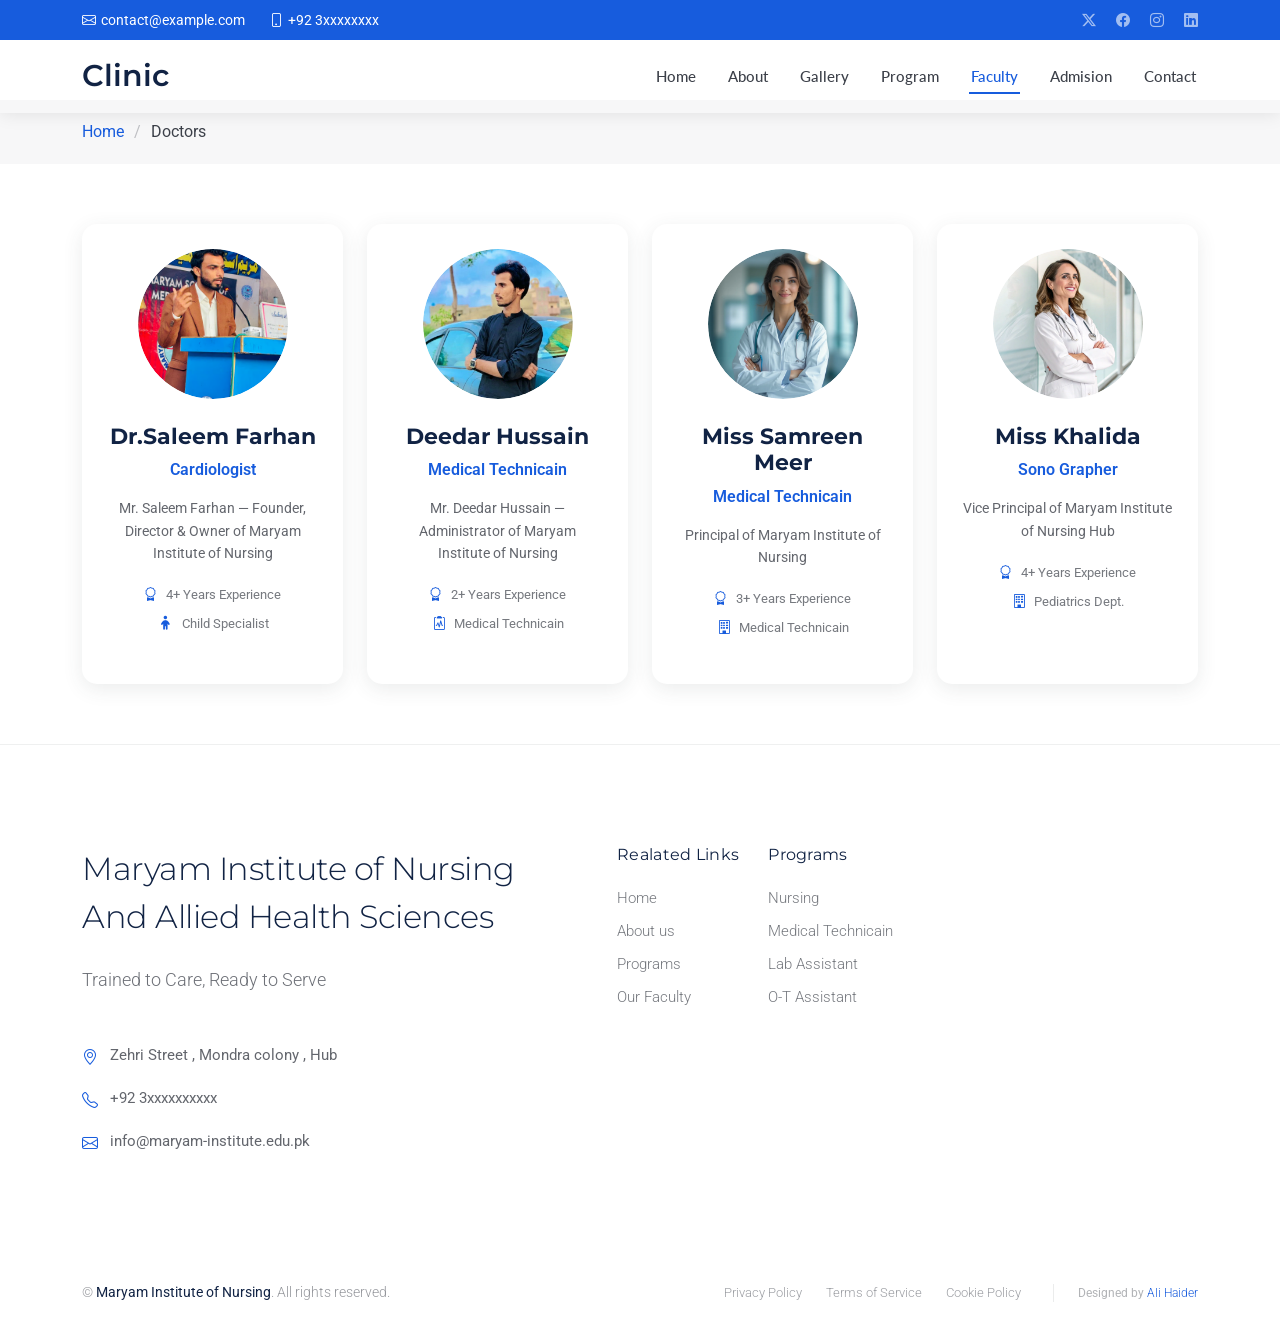
<file: doctors.html>
<!DOCTYPE html>
<html lang="en">

<head>
  <meta charset="utf-8">

  <meta content="width=device-width, initial-scale=1.0" name="viewport">
  <title>Faculty - Maryam Institute of Nursing Hub</title>
  <meta name="description" content="Maryam Institute of Hub , Faculty Page ">
  <meta name="keywords" content="Maryam Institute of Nursing faculty details , and contact Number "> 

  <!-- Favicons -->
  <link href="assets/img/WhatsApp Image 2026-08-08 at 4.57.44 PM.jpeg" rel="icon">
  <link href="assets/img/WhatsApp Image 2026-08-08 at 4.57.44 PM.jpeg" rel="apple-touch-icon">

  <!-- Fonts -->
  <link href="https://fonts.googleapis.com" rel="preconnect">
  <link href="https://fonts.gstatic.com" rel="preconnect" crossorigin>
  <link
    href="https://fonts.googleapis.com/css2?family=Roboto:ital,wght@0,100;0,300;0,400;0,500;0,700;0,900;1,100;1,300;1,400;1,500;1,700;1,900&family=Montserrat:ital,wght@0,100;0,200;0,300;0,400;0,500;0,600;0,700;0,800;0,900;1,100;1,200;1,300;1,400;1,500;1,600;1,700;1,800;1,900&family=Lato:ital,wght@0,100;0,300;0,400;0,700;0,900;1,100;1,300;1,400;1,700;1,900&display=swap"
    rel="stylesheet">

  <!-- Vendor CSS Files -->
  <link href="assets/vendor/bootstrap/css/bootstrap.min.css" rel="stylesheet">
  <link href="assets/vendor/bootstrap-icons/bootstrap-icons.css" rel="stylesheet">
  <link href="assets/vendor/aos/aos.css" rel="stylesheet">
  <link href="assets/vendor/glightbox/css/glightbox.min.css" rel="stylesheet">
  <link href="assets/vendor/fontawesome-free/css/all.min.css" rel="stylesheet">
  <link href="assets/vendor/swiper/swiper-bundle.min.css" rel="stylesheet">

  <!-- Main CSS File -->
  <link href="assets/css/main.css" rel="stylesheet">
</head>

<body class="doctors-page">

  <header id="header" class="header fixed-top">

    <div class="topbar d-flex align-items-center dark-background">
      <div class="container d-flex justify-content-center justify-content-md-between">
        <div class="contact-info d-flex align-items-center">
          <i class="bi bi-envelope d-flex align-items-center"><a
              href="mailto:contact@example.com">contact@example.com</a></i>
          <i class="bi bi-phone d-flex align-items-center ms-4"><span>+92 3xxxxxxxx</span></i>
        </div>
        <div class="social-links d-none d-md-flex align-items-center">
          <a href="#!" class="twitter"><i class="bi bi-twitter-x"></i></a>
          <a href="#!" class="facebook"><i class="bi bi-facebook"></i></a>
          <a href="#!" class="instagram"><i class="bi bi-instagram"></i></a>
          <a href="#!" class="linkedin"><i class="bi bi-linkedin"></i></a>
        </div>
      </div>
    </div><!-- End Top Bar -->

    <div class="branding d-flex align-items-cente">

      <div class="container position-relative d-flex align-items-center justify-content-between">
        <a href="index.html" class="logo d-flex align-items-center">
          <!-- Uncomment the line below if you also wish to use an image logo -->
          <!-- <img src="assets/img/logo.webp" alt=""> -->
          <h1 class="sitename">Clinic</h1>
        </a>

        <nav id="navmenu" class="navmenu">
          <ul>
            <li><a href="index.html">Home</a></li>
            <li><a href="about.html">About</a></li>
            <li><a href="departments.html">Gallery</a></li>
            <li><a href="services.html">Program </a></li>
            <li><a href="doctors.html" class="active">Faculty</a></li>
                <li><a href="appointment.html">Admision</a></li>
            <li><a href="contact.html">Contact</a></li>
          </ul>
          <i class="mobile-nav-toggle d-xl-none bi bi-list"></i>
        </nav>

      </div>

    </div>

  </header>

  <main class="main">

    <!-- Page Title -->
    <div class="page-title">
     
      <nav class="breadcrumbs">
        <div class="container">
          <ol>
            <li><a href="index.html">Home</a></li>
            <li class="current">Doctors</li>
          </ol>
        </div>
      </nav>
    </div><!-- End Page Title -->

    <!-- Doctors Section -->
    <section id="doctors" class="doctors section">

      <div class="container" data-aos="fade-up" data-aos-delay="100">

        <div class="row gy-4">

          <div class="col-lg-3 col-md-6" data-aos="fade-up" data-aos-delay="100">
            <div class="doctor-card">
              <div class="doctor-image">
                <img src="assets/img/SaleemFarhan.avif" alt="Mr.Saleem Farhan" class="img-fluid">
                <div class="doctor-overlay">
                  <div class="social-links">
                    <a href="https://wa.me/923000055126"><i class="bi bi-whatsapp"></i></a>
                    <a href="mailto:muhammadsaleem22331998@gmail.com"><i class="bi bi-envelope"></i></a>
                    <a href="tel:+923111218209"><i class="bi bi-phone"></i></a>
                  </div>
                </div>
              </div>
              <div class="doctor-content">
                <h4>Dr.Saleem Farhan</h4>
                <span class="specialty">Cardiologist</span>
                <p>Mr. Saleem Farhan — Founder, Director & Owner of Maryam Institute of Nursing</p>
                <div class="doctor-meta">
                  <div class="experience">
                    <i class="bi bi-award"></i>
                    <span>4+ Years Experience</span>
                  </div>
                  <div class="department">
                    <i class="fa-solid fa-child"></i>
                    <span>Child Specialist</span>
                  </div>
                </div>
              </div>
            </div>
          </div><!-- End Doctor Card -->

          <div class="col-lg-3 col-md-6" data-aos="fade-up" data-aos-delay="200">
            <div class="doctor-card">
              <div class="doctor-image">
                <img src="assets/img/Deedar Hussain.png" alt="Deedar Hussain" class="img-fluid">
                <div class="doctor-overlay">
                  <div class="social-links">
                    <a href="https://wa.me/92 325 8980496"><i class="bi bi-whatsapp"></i></a>
                    <a href="#"><i class="bi bi-envelope"></i></a>
                    <a href="tel:+923258980496"><i class="bi bi-phone"></i></a>
                  </div>
                </div>
              </div>
              <div class="doctor-content">
                <h4>Deedar Hussain</h4>
                <span class="specialty">Medical Technicain</span>
                <p>Mr. Deedar Hussain — Administrator of Maryam Institute of Nursing </p>
                <div class="doctor-meta">
                  <div class="experience">
                    <i class="bi bi-award"></i>
                    <span>2+ Years Experience</span>
                  </div>
                  <div class="department">
                    <i class="bi bi-clipboard2-pulse"></i>
                    <span>Medical Technicain</span>
                  </div>
                </div>
              </div>
            </div>
          </div><!-- End Doctor Card -->

          <div class="col-lg-3 col-md-6" data-aos="fade-up" data-aos-delay="300">
            <div class="doctor-card">
              <div class="doctor-image">
                <img src="assets/img/health/staff-3.webp" alt="Dr. Michael Chen" class="img-fluid">
                <div class="doctor-overlay">
                  <div class="social-links">
                    <a href="#!"><i class="bi bi-linkedin"></i></a>
                    <a href="malto:dhrind4@gmail.com"><i class="bi bi-envelope"></i></a>
                    <a href="tel:92"><i class="bi bi-phone"></i></a>
                  </div>
                </div>
              </div>
              <div class="doctor-content">
                <h4>Miss Samreen Meer</h4>
                <span class="specialty">Medical Technicain</span>
                <p>Principal of Maryam Institute of Nursing </p>
                <div class="doctor-meta">
                  <div class="experience">
                    <i class="bi bi-award"></i>
                    <span>3+ Years Experience</span>
                  </div>
                  <div class="department">
                    <i class="bi bi-building"></i>
                    <span>Medical Technicain</span>
                  </div>
                </div>
              </div>
            </div>
          </div><!-- End Doctor Card -->

          <div class="col-lg-3 col-md-6" data-aos="fade-up" data-aos-delay="400">
            <div class="doctor-card">
              <div class="doctor-image">
                <img src="assets/img/health/staff-4.webp" alt="Dr. Emily Rodriguez" class="img-fluid">
                <div class="doctor-overlay">
                  <div class="social-links">
                    <a href="#!"><i class="bi bi-linkedin"></i></a>
                    <a href="#!"><i class="bi bi-envelope"></i></a>
                    <a href="#!"><i class="bi bi-phone"></i></a>
                  </div>
                </div>
              </div>
              <div class="doctor-content">
                <h4>Miss Khalida </h4>
                <span class="specialty">Sono Grapher</span>
                <p>Vice Principal of Maryam Institute of Nursing Hub</p>
                <div class="doctor-meta">
                  <div class="experience">
                    <i class="bi bi-award"></i>
                    <span>4+ Years Experience</span>
                  </div>
                  <div class="department">
                    <i class="bi bi-building"></i>
                    <span>Pediatrics Dept.</span>
                  </div>
                </div>
              </div>
            </div>
          </div><!-- End Doctor Card -->

        

        </div>

      </div> 


    </section><!-- /Doctors Section -->

  </main>

    <footer id="footer" class="footer-16 footer position-relative">

    <div class="container">

      <div class="footer-main" data-aos="fade-up" data-aos-delay="100">
        <div class="row align-items-start">

          <div class="col-lg-5">
            <div class="brand-section">
              <a href="index.html" class="logo d-flex align-items-center mb-4">
                <span class="sitename">Maryam Institute of Nursing And Allied Health Sciences</span>
              </a>
              <p class="brand-description">Trained to Care, Ready to Serve</p>

              <div class="contact-info mt-5">
                <div class="contact-item">
                  <i class="bi bi-geo-alt"></i>
                  <span>Zehri Street , Mondra colony , Hub</span>
                </div>
                <div class="contact-item">
                  <i class="bi bi-telephone"></i>
                  <span>+92 3xxxxxxxxxx</span>
                </div>
                <div class="contact-item">
                  <i class="bi bi-envelope"></i>
                  <span>info@maryam-institute.edu.pk</span>
                </div>
              </div>
            </div>
          </div>

          <div class="col-lg-7">
            <div class="footer-nav-wrapper">
              <div class="row">

                <div class="col-6 col-lg-3">
                  <div class="nav-column">
                    <h6>Realated Links</h6>
                    <nav class="footer-nav">
                      <a href="#!">Home</a>
                      <a href="#!">About us</a>
                      <a href="#!">Programs</a>
                      <a href="#!">Our Faculty</a>
                       
                    </nav>
                  </div>
                </div>

                <div class="col-6 col-lg-3">
                  <div class="nav-column">
                    <h6>Programs</h6>
                    <nav class="footer-nav">
                      <a href="#!">Nursing</a>
                      <a href="#!">Medical Technicain</a>
                      <a href="#!">Lab Assistant</a>
                      <a href="#!">O-T Assistant</a>
                       
                    </nav>
                  </div>
                </div>

                 
              </div>
            </div>
          </div>

        </div>
      </div>

    </div>

    <div class="footer-bottom">
      <div class="container">
        <div class="bottom-content" data-aos="fade-up" data-aos-delay="300">
          <div class="row align-items-center">

            <div class="col-lg-6">
              <div class="copyright">
                <p>© <span class="sitename">Maryam Institute of Nursing</span>. All rights reserved.</p>
              </div>
            </div>

            <div class="col-lg-6">
              <div class="legal-links">
                <a href="#!">Privacy Policy</a>
                <a href="#!">Terms of Service</a>
                <a href="#!">Cookie Policy</a>
                <div class="credits">
                  <!-- All the links in the footer should remain intact. -->
                  <!-- You can delete the links only if you've purchased the pro version. -->
                  <!-- Licensing information: https://bootstrapmade.com/license/ -->
                  <!-- Purchase the pro version with working PHP/AJAX contact form: [buy-url] -->
                  Designed by  <a href="#" target="_blank">Ali Haider</a> 
                </div>
              </div>
            </div>

          </div>
        </div>
      </div>
    </div>

  </footer>

  <!-- Scroll Top -->
  <a href="#!" id="scroll-top" class="scroll-top d-flex align-items-center justify-content-center"><i
      class="bi bi-arrow-up-short"></i></a>

  <!-- Preloader -->
  <div id="preloader"></div>

  <!-- Vendor JS Files -->
  <script src="assets/vendor/bootstrap/js/bootstrap.bundle.min.js"></script>
  <script src="assets/vendor/php-email-form/validate.js"></script>
  <script src="assets/vendor/aos/aos.js"></script>
  <script src="assets/vendor/glightbox/js/glightbox.min.js"></script>
  <script src="assets/vendor/purecounter/purecounter_vanilla.js"></script>
  <script src="assets/vendor/swiper/swiper-bundle.min.js"></script>

  <!-- Main JS File -->
  <script src="assets/js/cms.js"></script>
<script src="assets/js/main.js"></script>

</body>

</html>
</file>
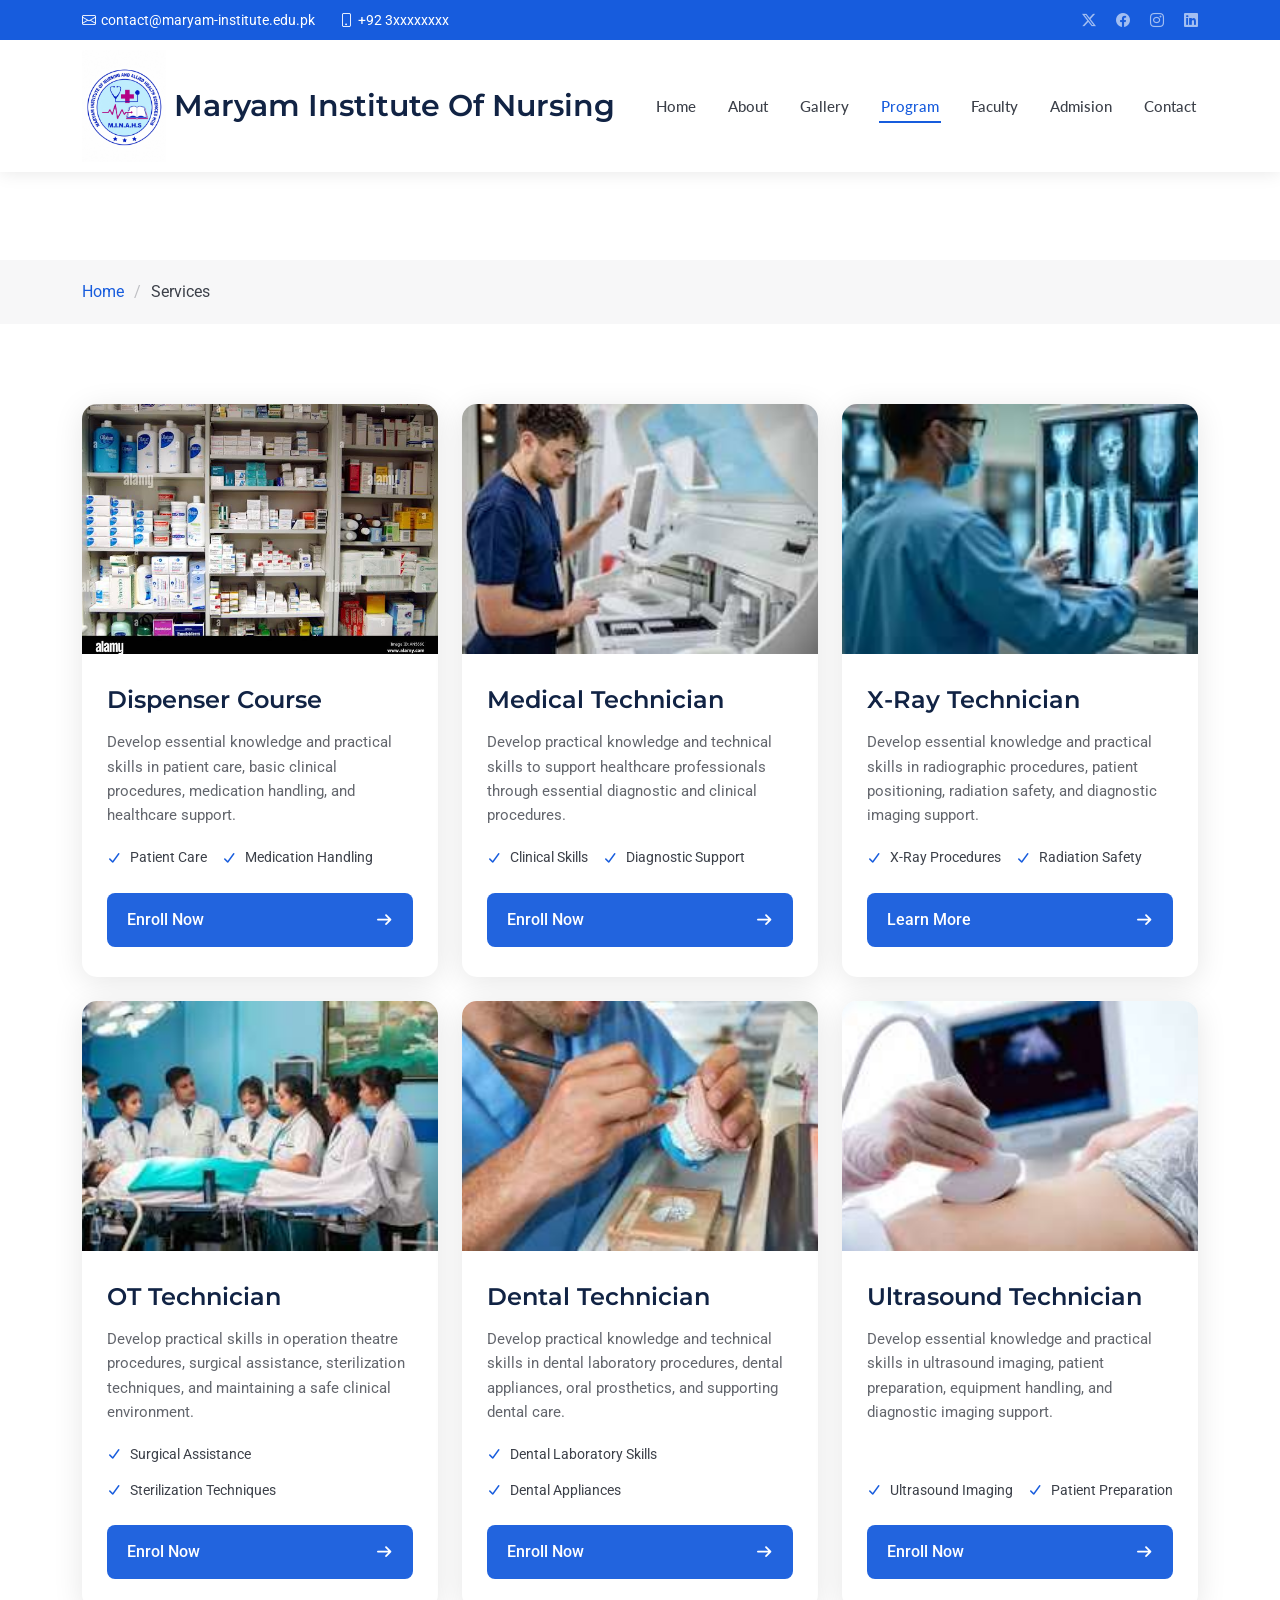
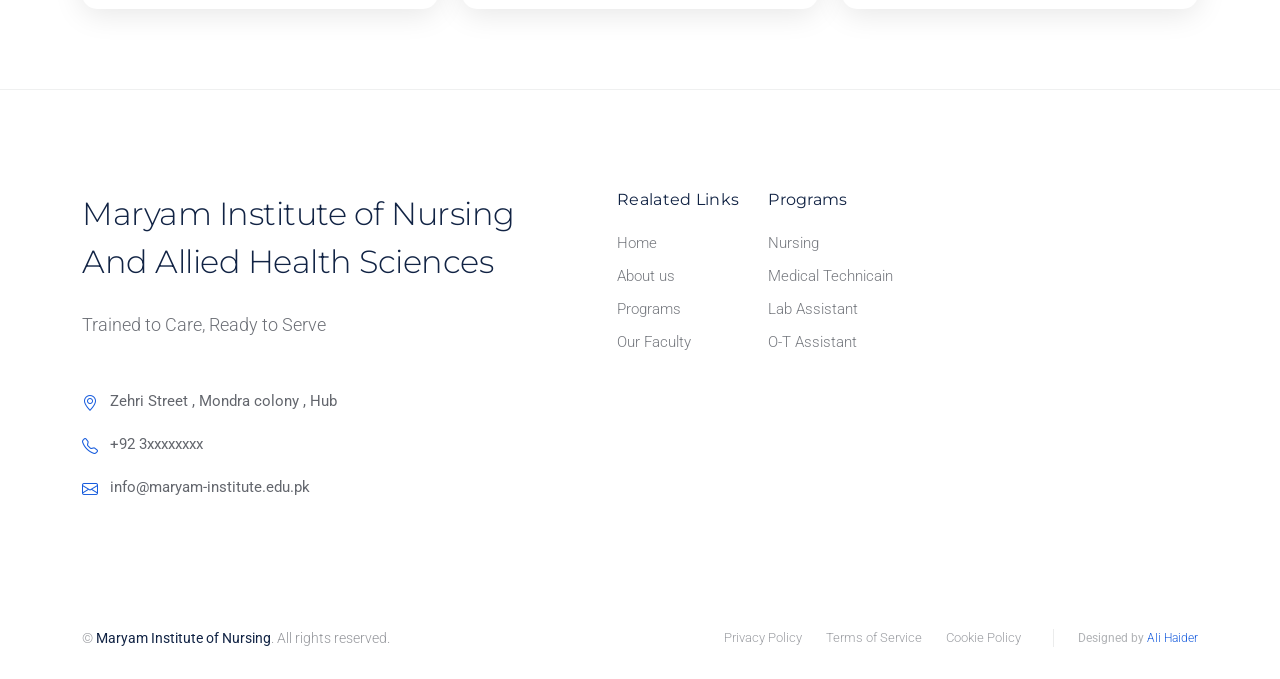
<file: services.html>
<!DOCTYPE html>
<html lang="en">

<head>
  <meta charset="utf-8">
  <meta content="width=device-width, initial-scale=1.0" name="viewport">
  <title>Programs - Maryam Institute of Nursing Hub</title>
  <meta name="description" content="">
  <meta name="keywords" content="">

  <!-- Favicons -->
  <link href="assets/img/WhatsApp Image 2026-08-08 at 4.57.44 PM.jpeg" rel="icon">
  <link href="assets/img/WhatsApp Image 2026-08-08 at 4.57.44 PM.jpeg" rel="apple-touch-icon">

  <!-- Fonts -->
  <link href="https://fonts.googleapis.com" rel="preconnect">
  <link href="https://fonts.gstatic.com" rel="preconnect" crossorigin>
  <link
    href="https://fonts.googleapis.com/css2?family=Roboto:ital,wght@0,100;0,300;0,400;0,500;0,700;0,900;1,100;1,300;1,400;1,500;1,700;1,900&family=Montserrat:ital,wght@0,100;0,200;0,300;0,400;0,500;0,600;0,700;0,800;0,900;1,100;1,200;1,300;1,400;1,500;1,600;1,700;1,800;1,900&family=Lato:ital,wght@0,100;0,300;0,400;0,700;0,900;1,100;1,300;1,400;1,700;1,900&display=swap"
    rel="stylesheet">

  <!-- Vendor CSS Files -->
  <link href="assets/vendor/bootstrap/css/bootstrap.min.css" rel="stylesheet">
  <link href="assets/vendor/bootstrap-icons/bootstrap-icons.css" rel="stylesheet">
  <link href="assets/vendor/aos/aos.css" rel="stylesheet">
  <link href="assets/vendor/glightbox/css/glightbox.min.css" rel="stylesheet">
  <link href="assets/vendor/fontawesome-free/css/all.min.css" rel="stylesheet">
  <link href="assets/vendor/swiper/swiper-bundle.min.css" rel="stylesheet">

  <!-- Main CSS File -->
  <link href="assets/css/main.css" rel="stylesheet">

</head>

<body class="services-page">

  <header id="header" class="header fixed-top">

    <div class="topbar d-flex align-items-center dark-background">
      <div class="container d-flex justify-content-center justify-content-md-between">
        <div class="contact-info d-flex align-items-center">
          <i class="bi bi-envelope d-flex align-items-center"><a
              href="mailto:contact@example.com">contact@maryam-institute.edu.pk</a></i>
          <i class="bi bi-phone d-flex align-items-center ms-4"><span>+92 3xxxxxxxx</span></i>
        </div>
        <div class="social-links d-none d-md-flex align-items-center">
          <a href="#!" class="twitter"><i class="bi bi-twitter-x"></i></a>
          <a href="#!" class="facebook"><i class="bi bi-facebook"></i></a>
          <a href="#!" class="instagram"><i class="bi bi-instagram"></i></a>
          <a href="#!" class="linkedin"><i class="bi bi-linkedin"></i></a>
        </div>
      </div>
    </div><!-- End Top Bar -->

    <div class="branding d-flex align-items-cente">

      <div class="container position-relative d-flex align-items-center justify-content-between">
        <a href="index.html" class="logo d-flex align-items-center">
          <!-- Uncomment the line below if you also wish to use an image logo -->
           <img src="assets/img/WhatsApp Image 2026-08-08 at 4.57.44 PM.jpeg" alt="">  
          <h1 class="sitename">Maryam Institute Of Nursing  </h1>
        </a>

        <nav id="navmenu" class="navmenu">
          <ul>
            <li><a href="index.html">Home</a></li>
            <li><a href="about.html">About</a></li>
            <li><a href="departments.html">Gallery</a></li>
            <li><a href="services.html" class="active">Program </a></li>
            <li><a href="doctors.html">Faculty</a></li>
                <li><a href="appointment.html">Admision</a></li>
            <li><a href="contact.html">Contact</a></li>
          </ul>
          <i class="mobile-nav-toggle d-xl-none bi bi-list"></i>
        </nav>

      </div>

    </div>

  </header>

  <main class="main">

    <!-- Page Title -->
    <div class="page-title">
      <div class="heading">
        
      </div>
      <nav class="breadcrumbs">
        <div class="container">
          <ol>
            <li><a href="index.html">Home</a></li>
            <li class="current">Services</li>
          </ol>
        </div>
      </nav>
    </div><!-- End Page Title -->

    <!-- Services Section -->
    <section id="services" class="services section">

      <div class="container" data-aos="fade-up" data-aos-delay="100">

        <div class="row gy-4">

          <div class="col-lg-4 col-md-6" data-aos="fade-up" data-aos-delay="200">
            <div class="service-item">
              <div class="service-image">
                <img src="assets/img/Dispenser.jpg" alt="Dispenser Course" class="img-fluid">
                <div class="service-overlay">
                  <i class="fas fa-pills"></i>
                </div>
              </div>
          
              <div class="service-content">
                <h3>Dispenser Course</h3>
          
                <p>
                  Develop essential knowledge and practical skills in patient care,
                  basic clinical procedures, medication handling, and healthcare support.
                </p>
          
                <div class="service-features">
                  <span class="feature-item">
                    <i class="fas fa-check"></i> Patient Care
                  </span>
          
                  <span class="feature-item">
                    <i class="fas fa-check"></i> Medication Handling
                  </span>
                </div>
          
                <a href="appointment.html" class="service-btn">
                  <span>Enroll Now</span>
                  <i class="fas fa-arrow-right"></i>
                </a>
              </div>
            </div>
          </div><!-- End Service Item -->

          <div class="col-lg-4 col-md-6" data-aos="fade-up" data-aos-delay="250">
            <div class="service-item">
              <div class="service-image">
                <img src="assets/img/medical technician.jpg" alt="Medical Technician Course" class="img-fluid">
                <div class="service-overlay">
                  <i class="fas fa-microscope"></i>
                </div>
              </div>
          
              <div class="service-content">
                <h3>Medical Technician</h3>
          
                <p>
                  Develop practical knowledge and technical skills to support healthcare
                  professionals through essential diagnostic and clinical procedures.
                </p>
          
                <div class="service-features">
                  <span class="feature-item">
                    <i class="fas fa-check"></i> Clinical Skills
                  </span>
          
                  <span class="feature-item">
                    <i class="fas fa-check"></i> Diagnostic Support
                  </span>
                </div>
          
                <a href="appointment.html" class="service-btn">
                  <span>Enroll Now</span>
                  <i class="fas fa-arrow-right"></i>
                </a>
              </div>
            </div>
          </div>
          <!-- End Service Item -->

          <div class="col-lg-4 col-md-6" data-aos="fade-up" data-aos-delay="300">
            <div class="service-item">
              <div class="service-image">
                <img src="assets/img/X Ray technician.jpg" alt="X-Ray Technician Course" class="img-fluid">
                <div class="service-overlay">
                  <i class="fas fa-x-ray"></i>
                </div>
              </div>
          
              <div class="service-content">
                <h3>X-Ray Technician</h3>
          
                <p>
                  Develop essential knowledge and practical skills in radiographic
                  procedures, patient positioning, radiation safety, and diagnostic imaging support.
                </p>
          
                <div class="service-features">
                  <span class="feature-item">
                    <i class="fas fa-check"></i> X-Ray Procedures
                  </span>
          
                  <span class="feature-item">
                    <i class="fas fa-check"></i> Radiation Safety
                  </span>
                </div>
          
                <a href="appointment.html" class="service-btn">
                  <span>Learn More</span>
                  <i class="fas fa-arrow-right"></i>
                </a>
              </div>
            </div>
          </div><!-- End Service Item -->

          <div class="col-lg-4 col-md-6" data-aos="fade-up" data-aos-delay="350">
            <div class="service-item">
              <div class="service-image">
                <img src="assets/img/OT Techniciian.jpg" alt="OT Technician Course" class="img-fluid">
                <div class="service-overlay">
                  <i class="fas fa-user-md"></i>
                </div>
              </div>
          
              <div class="service-content">
                <h3>OT Technician</h3>
          
                <p>
                  Develop practical skills in operation theatre procedures, surgical
                  assistance, sterilization techniques, and maintaining a safe clinical environment.
                </p>
          
                <div class="service-features">
                  <span class="feature-item">
                    <i class="fas fa-check"></i> Surgical Assistance
                  </span>
          
                  <span class="feature-item">
                    <i class="fas fa-check"></i> Sterilization Techniques
                  </span>
                </div>
          
                <a href="appointment.html" class="service-btn">
                  <span>Enrol Now</span>
                  <i class="fas fa-arrow-right"></i>
                </a>
              </div>
            </div>
          </div><!-- End Service Item -->


          <div class="col-lg-4 col-md-6" data-aos="fade-up" data-aos-delay="400">
            <div class="service-item">
              <div class="service-image">
                <img src="assets/img/Dental technician.jpg" alt="Dental Technician Course" class="img-fluid">
                <div class="service-overlay">
                  <i class="fas fa-tooth"></i>
                </div>
              </div>
          
              <div class="service-content">
                <h3>Dental Technician</h3>
          
                <p>
                  Develop practical knowledge and technical skills in dental laboratory
                  procedures, dental appliances, oral prosthetics, and supporting dental care.
                </p>
          
                <div class="service-features">
                  <span class="feature-item">
                    <i class="fas fa-check"></i> Dental Laboratory Skills
                  </span>
          
                  <span class="feature-item">
                    <i class="fas fa-check"></i> Dental Appliances
                  </span>
                </div>
          
                <a href="appointment.html" class="service-btn">
                  <span>Enroll Now</span>
                  <i class="fas fa-arrow-right"></i>
                </a>
              </div>
            </div>
          </div><!-- End Service Item -->


          <div class="col-lg-4 col-md-6" data-aos="fade-up" data-aos-delay="450">
            <div class="service-item">
              <div class="service-image">
                <img src="assets/img/ultra-sound.jpg" alt="Ultrasound Technician Course" class="img-fluid">
                <div class="service-overlay">
                  <i class="fas fa-wave-square"></i>
                </div>
              </div>
          
              <div class="service-content">
                <h3>Ultrasound Technician</h3>
          
                <p>
                  Develop essential knowledge and practical skills in ultrasound imaging,
                  patient preparation, equipment handling, and diagnostic imaging support.
                </p>
          
                <div class="service-features">
                  <span class="feature-item">
                    <i class="fas fa-check"></i> Ultrasound Imaging
                  </span>
          
                  <span class="feature-item">
                    <i class="fas fa-check"></i> Patient Preparation
                  </span>
                </div>
          
                <a href="appointment.html" class="service-btn">
                  <span>Enroll Now</span>
                  <i class="fas fa-arrow-right"></i>
                </a>
              </div>
            </div>
          </div><!-- End Service Item -->

        </div>

      </div>

    </section><!-- /Services Section -->

  </main>

  <footer id="footer" class="footer-16 footer position-relative">

    <div class="container">

      <div class="footer-main" data-aos="fade-up" data-aos-delay="100">
        <div class="row align-items-start">

          <div class="col-lg-5">
            <div class="brand-section">
              <a href="index.html" class="logo d-flex align-items-center mb-4">
                <span class="sitename">Maryam Institute of Nursing And Allied Health Sciences</span>
              </a>
              <p class="brand-description">Trained to Care, Ready to Serve</p>

              <div class="contact-info mt-5">
                <div class="contact-item">
                  <i class="bi bi-geo-alt"></i>
                  <span>Zehri Street , Mondra colony , Hub</span>
                </div>
                <div class="contact-item">
                  <i class="bi bi-telephone"></i>
                  <span>+92 3xxxxxxxx</span>
                </div>
                <div class="contact-item">
                  <i class="bi bi-envelope"></i>
                  <span>info@maryam-institute.edu.pk</span>
                </div>
              </div>
            </div>
          </div>

          <div class="col-lg-7">
            <div class="footer-nav-wrapper">
              <div class="row">

                <div class="col-6 col-lg-3">
                  <div class="nav-column">
                    <h6>Realated Links</h6>
                    <nav class="footer-nav">
                      <a href="#!">Home</a>
                      <a href="#!">About us</a>
                      <a href="#!">Programs</a>
                      <a href="#!">Our Faculty</a>
                       
                    </nav>
                  </div>
                </div>

                <div class="col-6 col-lg-3">
                  <div class="nav-column">
                    <h6>Programs</h6>
                    <nav class="footer-nav">
                      <a href="#!">Nursing</a>
                      <a href="#!">Medical Technicain</a>
                      <a href="#!">Lab Assistant</a>
                      <a href="#!">O-T Assistant</a>
                       
                    </nav>
                  </div>
                </div>

                 
              </div>
            </div>
          </div>

        </div>
      </div>

    </div>

    <div class="footer-bottom">
      <div class="container">
        <div class="bottom-content" data-aos="fade-up" data-aos-delay="300">
          <div class="row align-items-center">

            <div class="col-lg-6">
              <div class="copyright">
                <p>© <span class="sitename">Maryam Institute of Nursing</span>. All rights reserved.</p>
              </div>
            </div>

            <div class="col-lg-6">
              <div class="legal-links">
                <a href="#!">Privacy Policy</a>
                <a href="#!">Terms of Service</a>
                <a href="#!">Cookie Policy</a>
                <div class="credits">
                  Designed by  <a href="#" target="_blank">Ali Haider</a> 
                </div>
              </div>
            </div>

          </div>
        </div>
      </div>
    </div>

  </footer>


  <!-- Scroll Top -->
  <a href="#!" id="scroll-top" class="scroll-top d-flex align-items-center justify-content-center"><i
      class="bi bi-arrow-up-short"></i></a>

  <!-- Preloader -->
  <div id="preloader"></div>

  <!-- Vendor JS Files -->
  <script src="assets/vendor/bootstrap/js/bootstrap.bundle.min.js"></script>
  <script src="assets/vendor/php-email-form/validate.js"></script>
  <script src="assets/vendor/aos/aos.js"></script>
  <script src="assets/vendor/glightbox/js/glightbox.min.js"></script>
  <script src="assets/vendor/purecounter/purecounter_vanilla.js"></script>
  <script src="assets/vendor/swiper/swiper-bundle.min.js"></script>

  <!-- Main JS File -->
  <script src="assets/js/cms.js"></script>
<script src="assets/js/main.js"></script>

</body>

</html>
</file>
<file: assets/vendor/fontawesome-free/css/all.min.css>
.fa,.fa-brands,.fa-classic,.fa-regular,.fa-solid,.fab,.far,.fas{--_fa-family:var(--fa-family,var(--fa-style-family,"Font Awesome 7 Free"));-webkit-font-smoothing:antialiased;-moz-osx-font-smoothing:grayscale;display:var(--fa-display,inline-block);font-family:var(--_fa-family);font-feature-settings:normal;font-style:normal;font-synthesis:none;font-variant:normal;font-weight:var(--fa-style,900);line-height:1;text-align:center;text-rendering:auto;width:var(--fa-width,1.25em)}:is(.fas,.far,.fab,.fa-solid,.fa-regular,.fa-brands,.fa-classic,.fa):before{content:var(--fa);content:var(--fa)/""}.fa-1x{font-size:1em}.fa-2x{font-size:2em}.fa-3x{font-size:3em}.fa-4x{font-size:4em}.fa-5x{font-size:5em}.fa-6x{font-size:6em}.fa-7x{font-size:7em}.fa-8x{font-size:8em}.fa-9x{font-size:9em}.fa-10x{font-size:10em}.fa-2xs{font-size:.625em;line-height:.1em;vertical-align:.225em}.fa-xs{font-size:.75em;line-height:.08333em;vertical-align:.125em}.fa-sm{font-size:.875em;line-height:.07143em;vertical-align:.05357em}.fa-lg{font-size:1.25em;line-height:.05em;vertical-align:-.075em}.fa-xl{font-size:1.5em;line-height:.04167em;vertical-align:-.125em}.fa-2xl{font-size:2em;line-height:.03125em;vertical-align:-.1875em}.fa-width-auto{--fa-width:auto}.fa-fw,.fa-width-fixed{--fa-width:1.25em}.fa-ul{list-style-type:none;margin-inline-start:var(--fa-li-margin,2.5em);padding-inline-start:0}.fa-ul>li{position:relative}.fa-li{inset-inline-start:calc(var(--fa-li-width, 2em)*-1);position:absolute;text-align:center;width:var(--fa-li-width,2em);line-height:inherit}.fa-border{border-radius:var(--fa-border-radius,.1em);border:var(--fa-border-width,.0625em) var(--fa-border-style,solid) var(--fa-border-color,#eee);box-sizing:var(--fa-border-box-sizing,content-box);padding:var(--fa-border-padding,.1875em .25em)}.fa-pull-left,.fa-pull-start{float:inline-start;margin-inline-end:var(--fa-pull-margin,.3em)}.fa-pull-end,.fa-pull-right{float:inline-end;margin-inline-start:var(--fa-pull-margin,.3em)}.fa-beat{animation-name:fa-beat;animation-delay:var(--fa-animation-delay,0s);animation-direction:var(--fa-animation-direction,normal);animation-duration:var(--fa-animation-duration,1s);animation-iteration-count:var(--fa-animation-iteration-count,infinite);animation-timing-function:var(--fa-animation-timing,ease-in-out)}.fa-bounce{animation-name:fa-bounce;animation-delay:var(--fa-animation-delay,0s);animation-direction:var(--fa-animation-direction,normal);animation-duration:var(--fa-animation-duration,1s);animation-iteration-count:var(--fa-animation-iteration-count,infinite);animation-timing-function:var(--fa-animation-timing,cubic-bezier(.28,.84,.42,1))}.fa-fade{animation-name:fa-fade;animation-iteration-count:var(--fa-animation-iteration-count,infinite);animation-timing-function:var(--fa-animation-timing,cubic-bezier(.4,0,.6,1))}.fa-beat-fade,.fa-fade{animation-delay:var(--fa-animation-delay,0s);animation-direction:var(--fa-animation-direction,normal);animation-duration:var(--fa-animation-duration,1s)}.fa-beat-fade{animation-name:fa-beat-fade;animation-iteration-count:var(--fa-animation-iteration-count,infinite);animation-timing-function:var(--fa-animation-timing,cubic-bezier(.4,0,.6,1))}.fa-flip{animation-name:fa-flip;animation-delay:var(--fa-animation-delay,0s);animation-direction:var(--fa-animation-direction,normal);animation-duration:var(--fa-animation-duration,1s);animation-iteration-count:var(--fa-animation-iteration-count,infinite);animation-timing-function:var(--fa-animation-timing,ease-in-out)}.fa-shake{animation-name:fa-shake;animation-duration:var(--fa-animation-duration,1s);animation-iteration-count:var(--fa-animation-iteration-count,infinite);animation-timing-function:var(--fa-animation-timing,linear)}.fa-shake,.fa-spin{animation-delay:var(--fa-animation-delay,0s);animation-direction:var(--fa-animation-direction,normal)}.fa-spin{animation-name:fa-spin;animation-duration:var(--fa-animation-duration,2s);animation-iteration-count:var(--fa-animation-iteration-count,infinite);animation-timing-function:var(--fa-animation-timing,linear)}.fa-spin-reverse{--fa-animation-direction:reverse}.fa-pulse,.fa-spin-pulse{animation-name:fa-spin;animation-direction:var(--fa-animation-direction,normal);animation-duration:var(--fa-animation-duration,1s);animation-iteration-count:var(--fa-animation-iteration-count,infinite);animation-timing-function:var(--fa-animation-timing,steps(8))}@media (prefers-reduced-motion:reduce){.fa-beat,.fa-beat-fade,.fa-bounce,.fa-fade,.fa-flip,.fa-pulse,.fa-shake,.fa-spin,.fa-spin-pulse{animation:none!important;transition:none!important}}@keyframes fa-beat{0%,90%{transform:scale(1)}45%{transform:scale(var(--fa-beat-scale,1.25))}}@keyframes fa-bounce{0%{transform:scale(1) translateY(0)}10%{transform:scale(var(--fa-bounce-start-scale-x,1.1),var(--fa-bounce-start-scale-y,.9)) translateY(0)}30%{transform:scale(var(--fa-bounce-jump-scale-x,.9),var(--fa-bounce-jump-scale-y,1.1)) translateY(var(--fa-bounce-height,-.5em))}50%{transform:scale(var(--fa-bounce-land-scale-x,1.05),var(--fa-bounce-land-scale-y,.95)) translateY(0)}57%{transform:scale(1) translateY(var(--fa-bounce-rebound,-.125em))}64%{transform:scale(1) translateY(0)}to{transform:scale(1) translateY(0)}}@keyframes fa-fade{50%{opacity:var(--fa-fade-opacity,.4)}}@keyframes fa-beat-fade{0%,to{opacity:var(--fa-beat-fade-opacity,.4);transform:scale(1)}50%{opacity:1;transform:scale(var(--fa-beat-fade-scale,1.125))}}@keyframes fa-flip{50%{transform:rotate3d(var(--fa-flip-x,0),var(--fa-flip-y,1),var(--fa-flip-z,0),var(--fa-flip-angle,-180deg))}}@keyframes fa-shake{0%{transform:rotate(-15deg)}4%{transform:rotate(15deg)}8%,24%{transform:rotate(-18deg)}12%,28%{transform:rotate(18deg)}16%{transform:rotate(-22deg)}20%{transform:rotate(22deg)}32%{transform:rotate(-12deg)}36%{transform:rotate(12deg)}40%,to{transform:rotate(0deg)}}@keyframes fa-spin{0%{transform:rotate(0deg)}to{transform:rotate(1turn)}}.fa-rotate-90{transform:rotate(90deg)}.fa-rotate-180{transform:rotate(180deg)}.fa-rotate-270{transform:rotate(270deg)}.fa-flip-horizontal{transform:scaleX(-1)}.fa-flip-vertical{transform:scaleY(-1)}.fa-flip-both,.fa-flip-horizontal.fa-flip-vertical{transform:scale(-1)}.fa-rotate-by{transform:rotate(var(--fa-rotate-angle,0))}.fa-stack{display:inline-block;height:2em;line-height:2em;position:relative;vertical-align:middle;width:2.5em}.fa-stack-1x,.fa-stack-2x{left:0;position:absolute;text-align:center;width:100%;z-index:var(--fa-stack-z-index,auto)}.fa-stack-1x{line-height:inherit}.fa-stack-2x{font-size:2em}.fa-inverse{color:var(--fa-inverse,#fff)}

.fa-0{--fa:"\30 "}.fa-1{--fa:"\31 "}.fa-2{--fa:"\32 "}.fa-3{--fa:"\33 "}.fa-4{--fa:"\34 "}.fa-5{--fa:"\35 "}.fa-6{--fa:"\36 "}.fa-7{--fa:"\37 "}.fa-8{--fa:"\38 "}.fa-9{--fa:"\39 "}.fa-exclamation{--fa:"\!"}.fa-hashtag{--fa:"\#"}.fa-dollar,.fa-dollar-sign,.fa-usd{--fa:"\$"}.fa-percent,.fa-percentage{--fa:"\%"}.fa-asterisk{--fa:"\*"}.fa-add,.fa-plus{--fa:"\+"}.fa-less-than{--fa:"\<"}.fa-equals{--fa:"\="}.fa-greater-than{--fa:"\>"}.fa-question{--fa:"\?"}.fa-at{--fa:"\@"}.fa-a{--fa:"A"}.fa-b{--fa:"B"}.fa-c{--fa:"C"}.fa-d{--fa:"D"}.fa-e{--fa:"E"}.fa-f{--fa:"F"}.fa-g{--fa:"G"}.fa-h{--fa:"H"}.fa-i{--fa:"I"}.fa-j{--fa:"J"}.fa-k{--fa:"K"}.fa-l{--fa:"L"}.fa-m{--fa:"M"}.fa-n{--fa:"N"}.fa-o{--fa:"O"}.fa-p{--fa:"P"}.fa-q{--fa:"Q"}.fa-r{--fa:"R"}.fa-s{--fa:"S"}.fa-t{--fa:"T"}.fa-u{--fa:"U"}.fa-v{--fa:"V"}.fa-w{--fa:"W"}.fa-x{--fa:"X"}.fa-y{--fa:"Y"}.fa-z{--fa:"Z"}.fa-faucet{--fa:"\e005"}.fa-faucet-drip{--fa:"\e006"}.fa-house-chimney-window{--fa:"\e00d"}.fa-house-signal{--fa:"\e012"}.fa-temperature-arrow-down,.fa-temperature-down{--fa:"\e03f"}.fa-temperature-arrow-up,.fa-temperature-up{--fa:"\e040"}.fa-trailer{--fa:"\e041"}.fa-bacteria{--fa:"\e059"}.fa-bacterium{--fa:"\e05a"}.fa-box-tissue{--fa:"\e05b"}.fa-hand-holding-medical{--fa:"\e05c"}.fa-hand-sparkles{--fa:"\e05d"}.fa-hands-bubbles,.fa-hands-wash{--fa:"\e05e"}.fa-handshake-alt-slash,.fa-handshake-simple-slash,.fa-handshake-slash{--fa:"\e060"}.fa-head-side-cough{--fa:"\e061"}.fa-head-side-cough-slash{--fa:"\e062"}.fa-head-side-mask{--fa:"\e063"}.fa-head-side-virus{--fa:"\e064"}.fa-house-chimney-user{--fa:"\e065"}.fa-house-laptop,.fa-laptop-house{--fa:"\e066"}.fa-lungs-virus{--fa:"\e067"}.fa-people-arrows,.fa-people-arrows-left-right{--fa:"\e068"}.fa-plane-slash{--fa:"\e069"}.fa-pump-medical{--fa:"\e06a"}.fa-pump-soap{--fa:"\e06b"}.fa-shield-virus{--fa:"\e06c"}.fa-sink{--fa:"\e06d"}.fa-soap{--fa:"\e06e"}.fa-stopwatch-20{--fa:"\e06f"}.fa-shop-slash,.fa-store-alt-slash{--fa:"\e070"}.fa-store-slash{--fa:"\e071"}.fa-toilet-paper-slash{--fa:"\e072"}.fa-users-slash{--fa:"\e073"}.fa-virus{--fa:"\e074"}.fa-virus-slash{--fa:"\e075"}.fa-viruses{--fa:"\e076"}.fa-vest{--fa:"\e085"}.fa-vest-patches{--fa:"\e086"}.fa-arrow-trend-down{--fa:"\e097"}.fa-arrow-trend-up{--fa:"\e098"}.fa-arrow-up-from-bracket{--fa:"\e09a"}.fa-austral-sign{--fa:"\e0a9"}.fa-baht-sign{--fa:"\e0ac"}.fa-bitcoin-sign{--fa:"\e0b4"}.fa-bolt-lightning{--fa:"\e0b7"}.fa-book-bookmark{--fa:"\e0bb"}.fa-camera-rotate{--fa:"\e0d8"}.fa-cedi-sign{--fa:"\e0df"}.fa-chart-column{--fa:"\e0e3"}.fa-chart-gantt{--fa:"\e0e4"}.fa-clapperboard{--fa:"\e131"}.fa-clover{--fa:"\e139"}.fa-code-compare{--fa:"\e13a"}.fa-code-fork{--fa:"\e13b"}.fa-code-pull-request{--fa:"\e13c"}.fa-colon-sign{--fa:"\e140"}.fa-cruzeiro-sign{--fa:"\e152"}.fa-display{--fa:"\e163"}.fa-dong-sign{--fa:"\e169"}.fa-elevator{--fa:"\e16d"}.fa-filter-circle-xmark{--fa:"\e17b"}.fa-florin-sign{--fa:"\e184"}.fa-folder-closed{--fa:"\e185"}.fa-franc-sign{--fa:"\e18f"}.fa-guarani-sign{--fa:"\e19a"}.fa-gun{--fa:"\e19b"}.fa-hands-clapping{--fa:"\e1a8"}.fa-home-user,.fa-house-user{--fa:"\e1b0"}.fa-indian-rupee,.fa-indian-rupee-sign,.fa-inr{--fa:"\e1bc"}.fa-kip-sign{--fa:"\e1c4"}.fa-lari-sign{--fa:"\e1c8"}.fa-litecoin-sign{--fa:"\e1d3"}.fa-manat-sign{--fa:"\e1d5"}.fa-mask-face{--fa:"\e1d7"}.fa-mill-sign{--fa:"\e1ed"}.fa-money-bills{--fa:"\e1f3"}.fa-naira-sign{--fa:"\e1f6"}.fa-notdef{--fa:"\e1fe"}.fa-panorama{--fa:"\e209"}.fa-peseta-sign{--fa:"\e221"}.fa-peso-sign{--fa:"\e222"}.fa-plane-up{--fa:"\e22d"}.fa-rupiah-sign{--fa:"\e23d"}.fa-stairs{--fa:"\e289"}.fa-timeline{--fa:"\e29c"}.fa-truck-front{--fa:"\e2b7"}.fa-try,.fa-turkish-lira,.fa-turkish-lira-sign{--fa:"\e2bb"}.fa-vault{--fa:"\e2c5"}.fa-magic-wand-sparkles,.fa-wand-magic-sparkles{--fa:"\e2ca"}.fa-wheat-alt,.fa-wheat-awn{--fa:"\e2cd"}.fa-wheelchair-alt,.fa-wheelchair-move{--fa:"\e2ce"}.fa-bangladeshi-taka-sign{--fa:"\e2e6"}.fa-bowl-rice{--fa:"\e2eb"}.fa-person-pregnant{--fa:"\e31e"}.fa-home-lg,.fa-house-chimney{--fa:"\e3af"}.fa-house-crack{--fa:"\e3b1"}.fa-house-medical{--fa:"\e3b2"}.fa-cent-sign{--fa:"\e3f5"}.fa-plus-minus{--fa:"\e43c"}.fa-sailboat{--fa:"\e445"}.fa-section{--fa:"\e447"}.fa-shrimp{--fa:"\e448"}.fa-brazilian-real-sign{--fa:"\e46c"}.fa-chart-simple{--fa:"\e473"}.fa-diagram-next{--fa:"\e476"}.fa-diagram-predecessor{--fa:"\e477"}.fa-diagram-successor{--fa:"\e47a"}.fa-earth-oceania,.fa-globe-oceania{--fa:"\e47b"}.fa-bug-slash{--fa:"\e490"}.fa-file-circle-plus{--fa:"\e494"}.fa-shop-lock{--fa:"\e4a5"}.fa-virus-covid{--fa:"\e4a8"}.fa-virus-covid-slash{--fa:"\e4a9"}.fa-anchor-circle-check{--fa:"\e4aa"}.fa-anchor-circle-exclamation{--fa:"\e4ab"}.fa-anchor-circle-xmark{--fa:"\e4ac"}.fa-anchor-lock{--fa:"\e4ad"}.fa-arrow-down-up-across-line{--fa:"\e4af"}.fa-arrow-down-up-lock{--fa:"\e4b0"}.fa-arrow-right-to-city{--fa:"\e4b3"}.fa-arrow-up-from-ground-water{--fa:"\e4b5"}.fa-arrow-up-from-water-pump{--fa:"\e4b6"}.fa-arrow-up-right-dots{--fa:"\e4b7"}.fa-arrows-down-to-line{--fa:"\e4b8"}.fa-arrows-down-to-people{--fa:"\e4b9"}.fa-arrows-left-right-to-line{--fa:"\e4ba"}.fa-arrows-spin{--fa:"\e4bb"}.fa-arrows-split-up-and-left{--fa:"\e4bc"}.fa-arrows-to-circle{--fa:"\e4bd"}.fa-arrows-to-dot{--fa:"\e4be"}.fa-arrows-to-eye{--fa:"\e4bf"}.fa-arrows-turn-right{--fa:"\e4c0"}.fa-arrows-turn-to-dots{--fa:"\e4c1"}.fa-arrows-up-to-line{--fa:"\e4c2"}.fa-bore-hole{--fa:"\e4c3"}.fa-bottle-droplet{--fa:"\e4c4"}.fa-bottle-water{--fa:"\e4c5"}.fa-bowl-food{--fa:"\e4c6"}.fa-boxes-packing{--fa:"\e4c7"}.fa-bridge{--fa:"\e4c8"}.fa-bridge-circle-check{--fa:"\e4c9"}.fa-bridge-circle-exclamation{--fa:"\e4ca"}.fa-bridge-circle-xmark{--fa:"\e4cb"}.fa-bridge-lock{--fa:"\e4cc"}.fa-bridge-water{--fa:"\e4ce"}.fa-bucket{--fa:"\e4cf"}.fa-bugs{--fa:"\e4d0"}.fa-building-circle-arrow-right{--fa:"\e4d1"}.fa-building-circle-check{--fa:"\e4d2"}.fa-building-circle-exclamation{--fa:"\e4d3"}.fa-building-circle-xmark{--fa:"\e4d4"}.fa-building-flag{--fa:"\e4d5"}.fa-building-lock{--fa:"\e4d6"}.fa-building-ngo{--fa:"\e4d7"}.fa-building-shield{--fa:"\e4d8"}.fa-building-un{--fa:"\e4d9"}.fa-building-user{--fa:"\e4da"}.fa-building-wheat{--fa:"\e4db"}.fa-burst{--fa:"\e4dc"}.fa-car-on{--fa:"\e4dd"}.fa-car-tunnel{--fa:"\e4de"}.fa-child-combatant,.fa-child-rifle{--fa:"\e4e0"}.fa-children{--fa:"\e4e1"}.fa-circle-nodes{--fa:"\e4e2"}.fa-clipboard-question{--fa:"\e4e3"}.fa-cloud-showers-water{--fa:"\e4e4"}.fa-computer{--fa:"\e4e5"}.fa-cubes-stacked{--fa:"\e4e6"}.fa-envelope-circle-check{--fa:"\e4e8"}.fa-explosion{--fa:"\e4e9"}.fa-ferry{--fa:"\e4ea"}.fa-file-circle-exclamation{--fa:"\e4eb"}.fa-file-circle-minus{--fa:"\e4ed"}.fa-file-circle-question{--fa:"\e4ef"}.fa-file-shield{--fa:"\e4f0"}.fa-fire-burner{--fa:"\e4f1"}.fa-fish-fins{--fa:"\e4f2"}.fa-flask-vial{--fa:"\e4f3"}.fa-glass-water{--fa:"\e4f4"}.fa-glass-water-droplet{--fa:"\e4f5"}.fa-group-arrows-rotate{--fa:"\e4f6"}.fa-hand-holding-hand{--fa:"\e4f7"}.fa-handcuffs{--fa:"\e4f8"}.fa-hands-bound{--fa:"\e4f9"}.fa-hands-holding-child{--fa:"\e4fa"}.fa-hands-holding-circle{--fa:"\e4fb"}.fa-heart-circle-bolt{--fa:"\e4fc"}.fa-heart-circle-check{--fa:"\e4fd"}.fa-heart-circle-exclamation{--fa:"\e4fe"}.fa-heart-circle-minus{--fa:"\e4ff"}.fa-heart-circle-plus{--fa:"\e500"}.fa-heart-circle-xmark{--fa:"\e501"}.fa-helicopter-symbol{--fa:"\e502"}.fa-helmet-un{--fa:"\e503"}.fa-hill-avalanche{--fa:"\e507"}.fa-hill-rockslide{--fa:"\e508"}.fa-house-circle-check{--fa:"\e509"}.fa-house-circle-exclamation{--fa:"\e50a"}.fa-house-circle-xmark{--fa:"\e50b"}.fa-house-fire{--fa:"\e50c"}.fa-house-flag{--fa:"\e50d"}.fa-house-flood-water{--fa:"\e50e"}.fa-house-flood-water-circle-arrow-right{--fa:"\e50f"}.fa-house-lock{--fa:"\e510"}.fa-house-medical-circle-check{--fa:"\e511"}.fa-house-medical-circle-exclamation{--fa:"\e512"}.fa-house-medical-circle-xmark{--fa:"\e513"}.fa-house-medical-flag{--fa:"\e514"}.fa-house-tsunami{--fa:"\e515"}.fa-jar{--fa:"\e516"}.fa-jar-wheat{--fa:"\e517"}.fa-jet-fighter-up{--fa:"\e518"}.fa-jug-detergent{--fa:"\e519"}.fa-kitchen-set{--fa:"\e51a"}.fa-land-mine-on{--fa:"\e51b"}.fa-landmark-flag{--fa:"\e51c"}.fa-laptop-file{--fa:"\e51d"}.fa-lines-leaning{--fa:"\e51e"}.fa-location-pin-lock{--fa:"\e51f"}.fa-locust{--fa:"\e520"}.fa-magnifying-glass-arrow-right{--fa:"\e521"}.fa-magnifying-glass-chart{--fa:"\e522"}.fa-mars-and-venus-burst{--fa:"\e523"}.fa-mask-ventilator{--fa:"\e524"}.fa-mattress-pillow{--fa:"\e525"}.fa-mobile-retro{--fa:"\e527"}.fa-money-bill-transfer{--fa:"\e528"}.fa-money-bill-trend-up{--fa:"\e529"}.fa-money-bill-wheat{--fa:"\e52a"}.fa-mosquito{--fa:"\e52b"}.fa-mosquito-net{--fa:"\e52c"}.fa-mound{--fa:"\e52d"}.fa-mountain-city{--fa:"\e52e"}.fa-mountain-sun{--fa:"\e52f"}.fa-oil-well{--fa:"\e532"}.fa-people-group{--fa:"\e533"}.fa-people-line{--fa:"\e534"}.fa-people-pulling{--fa:"\e535"}.fa-people-robbery{--fa:"\e536"}.fa-people-roof{--fa:"\e537"}.fa-person-arrow-down-to-line{--fa:"\e538"}.fa-person-arrow-up-from-line{--fa:"\e539"}.fa-person-breastfeeding{--fa:"\e53a"}.fa-person-burst{--fa:"\e53b"}.fa-person-cane{--fa:"\e53c"}.fa-person-chalkboard{--fa:"\e53d"}.fa-person-circle-check{--fa:"\e53e"}.fa-person-circle-exclamation{--fa:"\e53f"}.fa-person-circle-minus{--fa:"\e540"}.fa-person-circle-plus{--fa:"\e541"}.fa-person-circle-question{--fa:"\e542"}.fa-person-circle-xmark{--fa:"\e543"}.fa-person-dress-burst{--fa:"\e544"}.fa-person-drowning{--fa:"\e545"}.fa-person-falling{--fa:"\e546"}.fa-person-falling-burst{--fa:"\e547"}.fa-person-half-dress{--fa:"\e548"}.fa-person-harassing{--fa:"\e549"}.fa-person-military-pointing{--fa:"\e54a"}.fa-person-military-rifle{--fa:"\e54b"}.fa-person-military-to-person{--fa:"\e54c"}.fa-person-rays{--fa:"\e54d"}.fa-person-rifle{--fa:"\e54e"}.fa-person-shelter{--fa:"\e54f"}.fa-person-walking-arrow-loop-left{--fa:"\e551"}.fa-person-walking-arrow-right{--fa:"\e552"}.fa-person-walking-dashed-line-arrow-right{--fa:"\e553"}.fa-person-walking-luggage{--fa:"\e554"}.fa-plane-circle-check{--fa:"\e555"}.fa-plane-circle-exclamation{--fa:"\e556"}.fa-plane-circle-xmark{--fa:"\e557"}.fa-plane-lock{--fa:"\e558"}.fa-plate-wheat{--fa:"\e55a"}.fa-plug-circle-bolt{--fa:"\e55b"}.fa-plug-circle-check{--fa:"\e55c"}.fa-plug-circle-exclamation{--fa:"\e55d"}.fa-plug-circle-minus{--fa:"\e55e"}.fa-plug-circle-plus{--fa:"\e55f"}.fa-plug-circle-xmark{--fa:"\e560"}.fa-ranking-star{--fa:"\e561"}.fa-road-barrier{--fa:"\e562"}.fa-road-bridge{--fa:"\e563"}.fa-road-circle-check{--fa:"\e564"}.fa-road-circle-exclamation{--fa:"\e565"}.fa-road-circle-xmark{--fa:"\e566"}.fa-road-lock{--fa:"\e567"}.fa-road-spikes{--fa:"\e568"}.fa-rug{--fa:"\e569"}.fa-sack-xmark{--fa:"\e56a"}.fa-school-circle-check{--fa:"\e56b"}.fa-school-circle-exclamation{--fa:"\e56c"}.fa-school-circle-xmark{--fa:"\e56d"}.fa-school-flag{--fa:"\e56e"}.fa-school-lock{--fa:"\e56f"}.fa-sheet-plastic{--fa:"\e571"}.fa-shield-cat{--fa:"\e572"}.fa-shield-dog{--fa:"\e573"}.fa-shield-heart{--fa:"\e574"}.fa-square-nfi{--fa:"\e576"}.fa-square-person-confined{--fa:"\e577"}.fa-square-virus{--fa:"\e578"}.fa-rod-asclepius,.fa-rod-snake,.fa-staff-aesculapius,.fa-staff-snake{--fa:"\e579"}.fa-sun-plant-wilt{--fa:"\e57a"}.fa-tarp{--fa:"\e57b"}.fa-tarp-droplet{--fa:"\e57c"}.fa-tent{--fa:"\e57d"}.fa-tent-arrow-down-to-line{--fa:"\e57e"}.fa-tent-arrow-left-right{--fa:"\e57f"}.fa-tent-arrow-turn-left{--fa:"\e580"}.fa-tent-arrows-down{--fa:"\e581"}.fa-tents{--fa:"\e582"}.fa-toilet-portable{--fa:"\e583"}.fa-toilets-portable{--fa:"\e584"}.fa-tower-cell{--fa:"\e585"}.fa-tower-observation{--fa:"\e586"}.fa-tree-city{--fa:"\e587"}.fa-trowel{--fa:"\e589"}.fa-trowel-bricks{--fa:"\e58a"}.fa-truck-arrow-right{--fa:"\e58b"}.fa-truck-droplet{--fa:"\e58c"}.fa-truck-field{--fa:"\e58d"}.fa-truck-field-un{--fa:"\e58e"}.fa-truck-plane{--fa:"\e58f"}.fa-users-between-lines{--fa:"\e591"}.fa-users-line{--fa:"\e592"}.fa-users-rays{--fa:"\e593"}.fa-users-rectangle{--fa:"\e594"}.fa-users-viewfinder{--fa:"\e595"}.fa-vial-circle-check{--fa:"\e596"}.fa-vial-virus{--fa:"\e597"}.fa-wheat-awn-circle-exclamation{--fa:"\e598"}.fa-worm{--fa:"\e599"}.fa-xmarks-lines{--fa:"\e59a"}.fa-child-dress{--fa:"\e59c"}.fa-child-reaching{--fa:"\e59d"}.fa-file-circle-check{--fa:"\e5a0"}.fa-file-circle-xmark{--fa:"\e5a1"}.fa-person-through-window{--fa:"\e5a9"}.fa-plant-wilt{--fa:"\e5aa"}.fa-stapler{--fa:"\e5af"}.fa-train-tram{--fa:"\e5b4"}.fa-table-cells-column-lock{--fa:"\e678"}.fa-table-cells-row-lock{--fa:"\e67a"}.fa-thumb-tack-slash,.fa-thumbtack-slash{--fa:"\e68f"}.fa-table-cells-row-unlock{--fa:"\e691"}.fa-chart-diagram{--fa:"\e695"}.fa-comment-nodes{--fa:"\e696"}.fa-file-fragment{--fa:"\e697"}.fa-file-half-dashed{--fa:"\e698"}.fa-hexagon-nodes{--fa:"\e699"}.fa-hexagon-nodes-bolt{--fa:"\e69a"}.fa-square-binary{--fa:"\e69b"}.fa-pentagon{--fa:"\e790"}.fa-non-binary{--fa:"\e807"}.fa-spiral{--fa:"\e80a"}.fa-mobile-vibrate{--fa:"\e816"}.fa-single-quote-left{--fa:"\e81b"}.fa-single-quote-right{--fa:"\e81c"}.fa-bus-side{--fa:"\e81d"}.fa-heptagon,.fa-septagon{--fa:"\e820"}.fa-glass-martini,.fa-martini-glass-empty{--fa:"\f000"}.fa-music{--fa:"\f001"}.fa-magnifying-glass,.fa-search{--fa:"\f002"}.fa-heart{--fa:"\f004"}.fa-star{--fa:"\f005"}.fa-user,.fa-user-alt,.fa-user-large{--fa:"\f007"}.fa-film,.fa-film-alt,.fa-film-simple{--fa:"\f008"}.fa-table-cells-large,.fa-th-large{--fa:"\f009"}.fa-table-cells,.fa-th{--fa:"\f00a"}.fa-table-list,.fa-th-list{--fa:"\f00b"}.fa-check{--fa:"\f00c"}.fa-close,.fa-multiply,.fa-remove,.fa-times,.fa-xmark{--fa:"\f00d"}.fa-magnifying-glass-plus,.fa-search-plus{--fa:"\f00e"}.fa-magnifying-glass-minus,.fa-search-minus{--fa:"\f010"}.fa-power-off{--fa:"\f011"}.fa-signal,.fa-signal-5,.fa-signal-perfect{--fa:"\f012"}.fa-cog,.fa-gear{--fa:"\f013"}.fa-home,.fa-home-alt,.fa-home-lg-alt,.fa-house{--fa:"\f015"}.fa-clock,.fa-clock-four{--fa:"\f017"}.fa-road{--fa:"\f018"}.fa-download{--fa:"\f019"}.fa-inbox{--fa:"\f01c"}.fa-arrow-right-rotate,.fa-arrow-rotate-forward,.fa-arrow-rotate-right,.fa-redo{--fa:"\f01e"}.fa-arrows-rotate,.fa-refresh,.fa-sync{--fa:"\f021"}.fa-list-alt,.fa-rectangle-list{--fa:"\f022"}.fa-lock{--fa:"\f023"}.fa-flag{--fa:"\f024"}.fa-headphones,.fa-headphones-alt,.fa-headphones-simple{--fa:"\f025"}.fa-volume-off{--fa:"\f026"}.fa-volume-down,.fa-volume-low{--fa:"\f027"}.fa-volume-high,.fa-volume-up{--fa:"\f028"}.fa-qrcode{--fa:"\f029"}.fa-barcode{--fa:"\f02a"}.fa-tag{--fa:"\f02b"}.fa-tags{--fa:"\f02c"}.fa-book{--fa:"\f02d"}.fa-bookmark{--fa:"\f02e"}.fa-print{--fa:"\f02f"}.fa-camera,.fa-camera-alt{--fa:"\f030"}.fa-font{--fa:"\f031"}.fa-bold{--fa:"\f032"}.fa-italic{--fa:"\f033"}.fa-text-height{--fa:"\f034"}.fa-text-width{--fa:"\f035"}.fa-align-left{--fa:"\f036"}.fa-align-center{--fa:"\f037"}.fa-align-right{--fa:"\f038"}.fa-align-justify{--fa:"\f039"}.fa-list,.fa-list-squares{--fa:"\f03a"}.fa-dedent,.fa-outdent{--fa:"\f03b"}.fa-indent{--fa:"\f03c"}.fa-video,.fa-video-camera{--fa:"\f03d"}.fa-image{--fa:"\f03e"}.fa-location-pin,.fa-map-marker{--fa:"\f041"}.fa-adjust,.fa-circle-half-stroke{--fa:"\f042"}.fa-droplet,.fa-tint{--fa:"\f043"}.fa-edit,.fa-pen-to-square{--fa:"\f044"}.fa-arrows,.fa-arrows-up-down-left-right{--fa:"\f047"}.fa-backward-step,.fa-step-backward{--fa:"\f048"}.fa-backward-fast,.fa-fast-backward{--fa:"\f049"}.fa-backward{--fa:"\f04a"}.fa-play{--fa:"\f04b"}.fa-pause{--fa:"\f04c"}.fa-stop{--fa:"\f04d"}.fa-forward{--fa:"\f04e"}.fa-fast-forward,.fa-forward-fast{--fa:"\f050"}.fa-forward-step,.fa-step-forward{--fa:"\f051"}.fa-eject{--fa:"\f052"}.fa-chevron-left{--fa:"\f053"}.fa-chevron-right{--fa:"\f054"}.fa-circle-plus,.fa-plus-circle{--fa:"\f055"}.fa-circle-minus,.fa-minus-circle{--fa:"\f056"}.fa-circle-xmark,.fa-times-circle,.fa-xmark-circle{--fa:"\f057"}.fa-check-circle,.fa-circle-check{--fa:"\f058"}.fa-circle-question,.fa-question-circle{--fa:"\f059"}.fa-circle-info,.fa-info-circle{--fa:"\f05a"}.fa-crosshairs{--fa:"\f05b"}.fa-ban,.fa-cancel{--fa:"\f05e"}.fa-arrow-left{--fa:"\f060"}.fa-arrow-right{--fa:"\f061"}.fa-arrow-up{--fa:"\f062"}.fa-arrow-down{--fa:"\f063"}.fa-mail-forward,.fa-share{--fa:"\f064"}.fa-expand{--fa:"\f065"}.fa-compress{--fa:"\f066"}.fa-minus,.fa-subtract{--fa:"\f068"}.fa-circle-exclamation,.fa-exclamation-circle{--fa:"\f06a"}.fa-gift{--fa:"\f06b"}.fa-leaf{--fa:"\f06c"}.fa-fire{--fa:"\f06d"}.fa-eye{--fa:"\f06e"}.fa-eye-slash{--fa:"\f070"}.fa-exclamation-triangle,.fa-triangle-exclamation,.fa-warning{--fa:"\f071"}.fa-plane{--fa:"\f072"}.fa-calendar-alt,.fa-calendar-days{--fa:"\f073"}.fa-random,.fa-shuffle{--fa:"\f074"}.fa-comment{--fa:"\f075"}.fa-magnet{--fa:"\f076"}.fa-chevron-up{--fa:"\f077"}.fa-chevron-down{--fa:"\f078"}.fa-retweet{--fa:"\f079"}.fa-cart-shopping,.fa-shopping-cart{--fa:"\f07a"}.fa-folder,.fa-folder-blank{--fa:"\f07b"}.fa-folder-open{--fa:"\f07c"}.fa-arrows-up-down,.fa-arrows-v{--fa:"\f07d"}.fa-arrows-h,.fa-arrows-left-right{--fa:"\f07e"}.fa-bar-chart,.fa-chart-bar{--fa:"\f080"}.fa-camera-retro{--fa:"\f083"}.fa-key{--fa:"\f084"}.fa-cogs,.fa-gears{--fa:"\f085"}.fa-comments{--fa:"\f086"}.fa-star-half{--fa:"\f089"}.fa-arrow-right-from-bracket,.fa-sign-out{--fa:"\f08b"}.fa-thumb-tack,.fa-thumbtack{--fa:"\f08d"}.fa-arrow-up-right-from-square,.fa-external-link{--fa:"\f08e"}.fa-arrow-right-to-bracket,.fa-sign-in{--fa:"\f090"}.fa-trophy{--fa:"\f091"}.fa-upload{--fa:"\f093"}.fa-lemon{--fa:"\f094"}.fa-phone{--fa:"\f095"}.fa-phone-square,.fa-square-phone{--fa:"\f098"}.fa-unlock{--fa:"\f09c"}.fa-credit-card,.fa-credit-card-alt{--fa:"\f09d"}.fa-feed,.fa-rss{--fa:"\f09e"}.fa-hard-drive,.fa-hdd{--fa:"\f0a0"}.fa-bullhorn{--fa:"\f0a1"}.fa-certificate{--fa:"\f0a3"}.fa-hand-point-right{--fa:"\f0a4"}.fa-hand-point-left{--fa:"\f0a5"}.fa-hand-point-up{--fa:"\f0a6"}.fa-hand-point-down{--fa:"\f0a7"}.fa-arrow-circle-left,.fa-circle-arrow-left{--fa:"\f0a8"}.fa-arrow-circle-right,.fa-circle-arrow-right{--fa:"\f0a9"}.fa-arrow-circle-up,.fa-circle-arrow-up{--fa:"\f0aa"}.fa-arrow-circle-down,.fa-circle-arrow-down{--fa:"\f0ab"}.fa-globe{--fa:"\f0ac"}.fa-wrench{--fa:"\f0ad"}.fa-list-check,.fa-tasks{--fa:"\f0ae"}.fa-filter{--fa:"\f0b0"}.fa-briefcase{--fa:"\f0b1"}.fa-arrows-alt,.fa-up-down-left-right{--fa:"\f0b2"}.fa-users{--fa:"\f0c0"}.fa-chain,.fa-link{--fa:"\f0c1"}.fa-cloud{--fa:"\f0c2"}.fa-flask{--fa:"\f0c3"}.fa-cut,.fa-scissors{--fa:"\f0c4"}.fa-copy{--fa:"\f0c5"}.fa-paperclip{--fa:"\f0c6"}.fa-floppy-disk,.fa-save{--fa:"\f0c7"}.fa-square{--fa:"\f0c8"}.fa-bars,.fa-navicon{--fa:"\f0c9"}.fa-list-dots,.fa-list-ul{--fa:"\f0ca"}.fa-list-1-2,.fa-list-numeric,.fa-list-ol{--fa:"\f0cb"}.fa-strikethrough{--fa:"\f0cc"}.fa-underline{--fa:"\f0cd"}.fa-table{--fa:"\f0ce"}.fa-magic,.fa-wand-magic{--fa:"\f0d0"}.fa-truck{--fa:"\f0d1"}.fa-money-bill{--fa:"\f0d6"}.fa-caret-down{--fa:"\f0d7"}.fa-caret-up{--fa:"\f0d8"}.fa-caret-left{--fa:"\f0d9"}.fa-caret-right{--fa:"\f0da"}.fa-columns,.fa-table-columns{--fa:"\f0db"}.fa-sort,.fa-unsorted{--fa:"\f0dc"}.fa-sort-desc,.fa-sort-down{--fa:"\f0dd"}.fa-sort-asc,.fa-sort-up{--fa:"\f0de"}.fa-envelope{--fa:"\f0e0"}.fa-arrow-left-rotate,.fa-arrow-rotate-back,.fa-arrow-rotate-backward,.fa-arrow-rotate-left,.fa-undo{--fa:"\f0e2"}.fa-gavel,.fa-legal{--fa:"\f0e3"}.fa-bolt,.fa-zap{--fa:"\f0e7"}.fa-sitemap{--fa:"\f0e8"}.fa-umbrella{--fa:"\f0e9"}.fa-file-clipboard,.fa-paste{--fa:"\f0ea"}.fa-lightbulb{--fa:"\f0eb"}.fa-arrow-right-arrow-left,.fa-exchange{--fa:"\f0ec"}.fa-cloud-arrow-down,.fa-cloud-download,.fa-cloud-download-alt{--fa:"\f0ed"}.fa-cloud-arrow-up,.fa-cloud-upload,.fa-cloud-upload-alt{--fa:"\f0ee"}.fa-user-doctor,.fa-user-md{--fa:"\f0f0"}.fa-stethoscope{--fa:"\f0f1"}.fa-suitcase{--fa:"\f0f2"}.fa-bell{--fa:"\f0f3"}.fa-coffee,.fa-mug-saucer{--fa:"\f0f4"}.fa-hospital,.fa-hospital-alt,.fa-hospital-wide{--fa:"\f0f8"}.fa-ambulance,.fa-truck-medical{--fa:"\f0f9"}.fa-medkit,.fa-suitcase-medical{--fa:"\f0fa"}.fa-fighter-jet,.fa-jet-fighter{--fa:"\f0fb"}.fa-beer,.fa-beer-mug-empty{--fa:"\f0fc"}.fa-h-square,.fa-square-h{--fa:"\f0fd"}.fa-plus-square,.fa-square-plus{--fa:"\f0fe"}.fa-angle-double-left,.fa-angles-left{--fa:"\f100"}.fa-angle-double-right,.fa-angles-right{--fa:"\f101"}.fa-angle-double-up,.fa-angles-up{--fa:"\f102"}.fa-angle-double-down,.fa-angles-down{--fa:"\f103"}.fa-angle-left{--fa:"\f104"}.fa-angle-right{--fa:"\f105"}.fa-angle-up{--fa:"\f106"}.fa-angle-down{--fa:"\f107"}.fa-laptop{--fa:"\f109"}.fa-tablet-button{--fa:"\f10a"}.fa-mobile-button{--fa:"\f10b"}.fa-quote-left,.fa-quote-left-alt{--fa:"\f10d"}.fa-quote-right,.fa-quote-right-alt{--fa:"\f10e"}.fa-spinner{--fa:"\f110"}.fa-circle{--fa:"\f111"}.fa-face-smile,.fa-smile{--fa:"\f118"}.fa-face-frown,.fa-frown{--fa:"\f119"}.fa-face-meh,.fa-meh{--fa:"\f11a"}.fa-gamepad{--fa:"\f11b"}.fa-keyboard{--fa:"\f11c"}.fa-flag-checkered{--fa:"\f11e"}.fa-terminal{--fa:"\f120"}.fa-code{--fa:"\f121"}.fa-mail-reply-all,.fa-reply-all{--fa:"\f122"}.fa-location-arrow{--fa:"\f124"}.fa-crop{--fa:"\f125"}.fa-code-branch{--fa:"\f126"}.fa-chain-broken,.fa-chain-slash,.fa-link-slash,.fa-unlink{--fa:"\f127"}.fa-info{--fa:"\f129"}.fa-superscript{--fa:"\f12b"}.fa-subscript{--fa:"\f12c"}.fa-eraser{--fa:"\f12d"}.fa-puzzle-piece{--fa:"\f12e"}.fa-microphone{--fa:"\f130"}.fa-microphone-slash{--fa:"\f131"}.fa-shield,.fa-shield-blank{--fa:"\f132"}.fa-calendar{--fa:"\f133"}.fa-fire-extinguisher{--fa:"\f134"}.fa-rocket{--fa:"\f135"}.fa-chevron-circle-left,.fa-circle-chevron-left{--fa:"\f137"}.fa-chevron-circle-right,.fa-circle-chevron-right{--fa:"\f138"}.fa-chevron-circle-up,.fa-circle-chevron-up{--fa:"\f139"}.fa-chevron-circle-down,.fa-circle-chevron-down{--fa:"\f13a"}.fa-anchor{--fa:"\f13d"}.fa-unlock-alt,.fa-unlock-keyhole{--fa:"\f13e"}.fa-bullseye{--fa:"\f140"}.fa-ellipsis,.fa-ellipsis-h{--fa:"\f141"}.fa-ellipsis-v,.fa-ellipsis-vertical{--fa:"\f142"}.fa-rss-square,.fa-square-rss{--fa:"\f143"}.fa-circle-play,.fa-play-circle{--fa:"\f144"}.fa-ticket{--fa:"\f145"}.fa-minus-square,.fa-square-minus{--fa:"\f146"}.fa-arrow-turn-up,.fa-level-up{--fa:"\f148"}.fa-arrow-turn-down,.fa-level-down{--fa:"\f149"}.fa-check-square,.fa-square-check{--fa:"\f14a"}.fa-pen-square,.fa-pencil-square,.fa-square-pen{--fa:"\f14b"}.fa-external-link-square,.fa-square-arrow-up-right{--fa:"\f14c"}.fa-share-from-square,.fa-share-square{--fa:"\f14d"}.fa-compass{--fa:"\f14e"}.fa-caret-square-down,.fa-square-caret-down{--fa:"\f150"}.fa-caret-square-up,.fa-square-caret-up{--fa:"\f151"}.fa-caret-square-right,.fa-square-caret-right{--fa:"\f152"}.fa-eur,.fa-euro,.fa-euro-sign{--fa:"\f153"}.fa-gbp,.fa-pound-sign,.fa-sterling-sign{--fa:"\f154"}.fa-rupee,.fa-rupee-sign{--fa:"\f156"}.fa-cny,.fa-jpy,.fa-rmb,.fa-yen,.fa-yen-sign{--fa:"\f157"}.fa-rouble,.fa-rub,.fa-ruble,.fa-ruble-sign{--fa:"\f158"}.fa-krw,.fa-won,.fa-won-sign{--fa:"\f159"}.fa-file{--fa:"\f15b"}.fa-file-alt,.fa-file-lines,.fa-file-text{--fa:"\f15c"}.fa-arrow-down-a-z,.fa-sort-alpha-asc,.fa-sort-alpha-down{--fa:"\f15d"}.fa-arrow-up-a-z,.fa-sort-alpha-up{--fa:"\f15e"}.fa-arrow-down-wide-short,.fa-sort-amount-asc,.fa-sort-amount-down{--fa:"\f160"}.fa-arrow-up-wide-short,.fa-sort-amount-up{--fa:"\f161"}.fa-arrow-down-1-9,.fa-sort-numeric-asc,.fa-sort-numeric-down{--fa:"\f162"}.fa-arrow-up-1-9,.fa-sort-numeric-up{--fa:"\f163"}.fa-thumbs-up{--fa:"\f164"}.fa-thumbs-down{--fa:"\f165"}.fa-arrow-down-long,.fa-long-arrow-down{--fa:"\f175"}.fa-arrow-up-long,.fa-long-arrow-up{--fa:"\f176"}.fa-arrow-left-long,.fa-long-arrow-left{--fa:"\f177"}.fa-arrow-right-long,.fa-long-arrow-right{--fa:"\f178"}.fa-female,.fa-person-dress{--fa:"\f182"}.fa-male,.fa-person{--fa:"\f183"}.fa-sun{--fa:"\f185"}.fa-moon{--fa:"\f186"}.fa-archive,.fa-box-archive{--fa:"\f187"}.fa-bug{--fa:"\f188"}.fa-caret-square-left,.fa-square-caret-left{--fa:"\f191"}.fa-circle-dot,.fa-dot-circle{--fa:"\f192"}.fa-wheelchair{--fa:"\f193"}.fa-lira-sign{--fa:"\f195"}.fa-shuttle-space,.fa-space-shuttle{--fa:"\f197"}.fa-envelope-square,.fa-square-envelope{--fa:"\f199"}.fa-bank,.fa-building-columns,.fa-institution,.fa-museum,.fa-university{--fa:"\f19c"}.fa-graduation-cap,.fa-mortar-board{--fa:"\f19d"}.fa-language{--fa:"\f1ab"}.fa-fax{--fa:"\f1ac"}.fa-building{--fa:"\f1ad"}.fa-child{--fa:"\f1ae"}.fa-paw{--fa:"\f1b0"}.fa-cube{--fa:"\f1b2"}.fa-cubes{--fa:"\f1b3"}.fa-recycle{--fa:"\f1b8"}.fa-automobile,.fa-car{--fa:"\f1b9"}.fa-cab,.fa-taxi{--fa:"\f1ba"}.fa-tree{--fa:"\f1bb"}.fa-database{--fa:"\f1c0"}.fa-file-pdf{--fa:"\f1c1"}.fa-file-word{--fa:"\f1c2"}.fa-file-excel{--fa:"\f1c3"}.fa-file-powerpoint{--fa:"\f1c4"}.fa-file-image{--fa:"\f1c5"}.fa-file-archive,.fa-file-zipper{--fa:"\f1c6"}.fa-file-audio{--fa:"\f1c7"}.fa-file-video{--fa:"\f1c8"}.fa-file-code{--fa:"\f1c9"}.fa-life-ring{--fa:"\f1cd"}.fa-circle-notch{--fa:"\f1ce"}.fa-paper-plane{--fa:"\f1d8"}.fa-clock-rotate-left,.fa-history{--fa:"\f1da"}.fa-header,.fa-heading{--fa:"\f1dc"}.fa-paragraph{--fa:"\f1dd"}.fa-sliders,.fa-sliders-h{--fa:"\f1de"}.fa-share-alt,.fa-share-nodes{--fa:"\f1e0"}.fa-share-alt-square,.fa-square-share-nodes{--fa:"\f1e1"}.fa-bomb{--fa:"\f1e2"}.fa-futbol,.fa-futbol-ball,.fa-soccer-ball{--fa:"\f1e3"}.fa-teletype,.fa-tty{--fa:"\f1e4"}.fa-binoculars{--fa:"\f1e5"}.fa-plug{--fa:"\f1e6"}.fa-newspaper{--fa:"\f1ea"}.fa-wifi,.fa-wifi-3,.fa-wifi-strong{--fa:"\f1eb"}.fa-calculator{--fa:"\f1ec"}.fa-bell-slash{--fa:"\f1f6"}.fa-trash{--fa:"\f1f8"}.fa-copyright{--fa:"\f1f9"}.fa-eye-dropper,.fa-eye-dropper-empty,.fa-eyedropper{--fa:"\f1fb"}.fa-paint-brush,.fa-paintbrush{--fa:"\f1fc"}.fa-birthday-cake,.fa-cake,.fa-cake-candles{--fa:"\f1fd"}.fa-area-chart,.fa-chart-area{--fa:"\f1fe"}.fa-chart-pie,.fa-pie-chart{--fa:"\f200"}.fa-chart-line,.fa-line-chart{--fa:"\f201"}.fa-toggle-off{--fa:"\f204"}.fa-toggle-on{--fa:"\f205"}.fa-bicycle{--fa:"\f206"}.fa-bus{--fa:"\f207"}.fa-closed-captioning{--fa:"\f20a"}.fa-ils,.fa-shekel,.fa-shekel-sign,.fa-sheqel,.fa-sheqel-sign{--fa:"\f20b"}.fa-cart-plus{--fa:"\f217"}.fa-cart-arrow-down{--fa:"\f218"}.fa-diamond{--fa:"\f219"}.fa-ship{--fa:"\f21a"}.fa-user-secret{--fa:"\f21b"}.fa-motorcycle{--fa:"\f21c"}.fa-street-view{--fa:"\f21d"}.fa-heart-pulse,.fa-heartbeat{--fa:"\f21e"}.fa-venus{--fa:"\f221"}.fa-mars{--fa:"\f222"}.fa-mercury{--fa:"\f223"}.fa-mars-and-venus{--fa:"\f224"}.fa-transgender,.fa-transgender-alt{--fa:"\f225"}.fa-venus-double{--fa:"\f226"}.fa-mars-double{--fa:"\f227"}.fa-venus-mars{--fa:"\f228"}.fa-mars-stroke{--fa:"\f229"}.fa-mars-stroke-up,.fa-mars-stroke-v{--fa:"\f22a"}.fa-mars-stroke-h,.fa-mars-stroke-right{--fa:"\f22b"}.fa-neuter{--fa:"\f22c"}.fa-genderless{--fa:"\f22d"}.fa-server{--fa:"\f233"}.fa-user-plus{--fa:"\f234"}.fa-user-times,.fa-user-xmark{--fa:"\f235"}.fa-bed{--fa:"\f236"}.fa-train{--fa:"\f238"}.fa-subway,.fa-train-subway{--fa:"\f239"}.fa-battery,.fa-battery-5,.fa-battery-full{--fa:"\f240"}.fa-battery-4,.fa-battery-three-quarters{--fa:"\f241"}.fa-battery-3,.fa-battery-half{--fa:"\f242"}.fa-battery-2,.fa-battery-quarter{--fa:"\f243"}.fa-battery-0,.fa-battery-empty{--fa:"\f244"}.fa-arrow-pointer,.fa-mouse-pointer{--fa:"\f245"}.fa-i-cursor{--fa:"\f246"}.fa-object-group{--fa:"\f247"}.fa-object-ungroup{--fa:"\f248"}.fa-note-sticky,.fa-sticky-note{--fa:"\f249"}.fa-clone{--fa:"\f24d"}.fa-balance-scale,.fa-scale-balanced{--fa:"\f24e"}.fa-hourglass-1,.fa-hourglass-start{--fa:"\f251"}.fa-hourglass-2,.fa-hourglass-half{--fa:"\f252"}.fa-hourglass-3,.fa-hourglass-end{--fa:"\f253"}.fa-hourglass,.fa-hourglass-empty{--fa:"\f254"}.fa-hand-back-fist,.fa-hand-rock{--fa:"\f255"}.fa-hand,.fa-hand-paper{--fa:"\f256"}.fa-hand-scissors{--fa:"\f257"}.fa-hand-lizard{--fa:"\f258"}.fa-hand-spock{--fa:"\f259"}.fa-hand-pointer{--fa:"\f25a"}.fa-hand-peace{--fa:"\f25b"}.fa-trademark{--fa:"\f25c"}.fa-registered{--fa:"\f25d"}.fa-television,.fa-tv,.fa-tv-alt{--fa:"\f26c"}.fa-calendar-plus{--fa:"\f271"}.fa-calendar-minus{--fa:"\f272"}.fa-calendar-times,.fa-calendar-xmark{--fa:"\f273"}.fa-calendar-check{--fa:"\f274"}.fa-industry{--fa:"\f275"}.fa-map-pin{--fa:"\f276"}.fa-map-signs,.fa-signs-post{--fa:"\f277"}.fa-map{--fa:"\f279"}.fa-comment-alt,.fa-message{--fa:"\f27a"}.fa-circle-pause,.fa-pause-circle{--fa:"\f28b"}.fa-circle-stop,.fa-stop-circle{--fa:"\f28d"}.fa-bag-shopping,.fa-shopping-bag{--fa:"\f290"}.fa-basket-shopping,.fa-shopping-basket{--fa:"\f291"}.fa-universal-access{--fa:"\f29a"}.fa-blind,.fa-person-walking-with-cane{--fa:"\f29d"}.fa-audio-description{--fa:"\f29e"}.fa-phone-volume,.fa-volume-control-phone{--fa:"\f2a0"}.fa-braille{--fa:"\f2a1"}.fa-assistive-listening-systems,.fa-ear-listen{--fa:"\f2a2"}.fa-american-sign-language-interpreting,.fa-asl-interpreting,.fa-hands-american-sign-language-interpreting,.fa-hands-asl-interpreting{--fa:"\f2a3"}.fa-deaf,.fa-deafness,.fa-ear-deaf,.fa-hard-of-hearing{--fa:"\f2a4"}.fa-hands,.fa-sign-language,.fa-signing{--fa:"\f2a7"}.fa-eye-low-vision,.fa-low-vision{--fa:"\f2a8"}.fa-handshake,.fa-handshake-alt,.fa-handshake-simple{--fa:"\f2b5"}.fa-envelope-open{--fa:"\f2b6"}.fa-address-book,.fa-contact-book{--fa:"\f2b9"}.fa-address-card,.fa-contact-card,.fa-vcard{--fa:"\f2bb"}.fa-circle-user,.fa-user-circle{--fa:"\f2bd"}.fa-id-badge{--fa:"\f2c1"}.fa-drivers-license,.fa-id-card{--fa:"\f2c2"}.fa-temperature-4,.fa-temperature-full,.fa-thermometer-4,.fa-thermometer-full{--fa:"\f2c7"}.fa-temperature-3,.fa-temperature-three-quarters,.fa-thermometer-3,.fa-thermometer-three-quarters{--fa:"\f2c8"}.fa-temperature-2,.fa-temperature-half,.fa-thermometer-2,.fa-thermometer-half{--fa:"\f2c9"}.fa-temperature-1,.fa-temperature-quarter,.fa-thermometer-1,.fa-thermometer-quarter{--fa:"\f2ca"}.fa-temperature-0,.fa-temperature-empty,.fa-thermometer-0,.fa-thermometer-empty{--fa:"\f2cb"}.fa-shower{--fa:"\f2cc"}.fa-bath,.fa-bathtub{--fa:"\f2cd"}.fa-podcast{--fa:"\f2ce"}.fa-window-maximize{--fa:"\f2d0"}.fa-window-minimize{--fa:"\f2d1"}.fa-window-restore{--fa:"\f2d2"}.fa-square-xmark,.fa-times-square,.fa-xmark-square{--fa:"\f2d3"}.fa-microchip{--fa:"\f2db"}.fa-snowflake{--fa:"\f2dc"}.fa-spoon,.fa-utensil-spoon{--fa:"\f2e5"}.fa-cutlery,.fa-utensils{--fa:"\f2e7"}.fa-rotate-back,.fa-rotate-backward,.fa-rotate-left,.fa-undo-alt{--fa:"\f2ea"}.fa-trash-alt,.fa-trash-can{--fa:"\f2ed"}.fa-rotate,.fa-sync-alt{--fa:"\f2f1"}.fa-stopwatch{--fa:"\f2f2"}.fa-right-from-bracket,.fa-sign-out-alt{--fa:"\f2f5"}.fa-right-to-bracket,.fa-sign-in-alt{--fa:"\f2f6"}.fa-redo-alt,.fa-rotate-forward,.fa-rotate-right{--fa:"\f2f9"}.fa-poo{--fa:"\f2fe"}.fa-images{--fa:"\f302"}.fa-pencil,.fa-pencil-alt{--fa:"\f303"}.fa-pen{--fa:"\f304"}.fa-pen-alt,.fa-pen-clip{--fa:"\f305"}.fa-octagon{--fa:"\f306"}.fa-down-long,.fa-long-arrow-alt-down{--fa:"\f309"}.fa-left-long,.fa-long-arrow-alt-left{--fa:"\f30a"}.fa-long-arrow-alt-right,.fa-right-long{--fa:"\f30b"}.fa-long-arrow-alt-up,.fa-up-long{--fa:"\f30c"}.fa-hexagon{--fa:"\f312"}.fa-file-edit,.fa-file-pen{--fa:"\f31c"}.fa-expand-arrows-alt,.fa-maximize{--fa:"\f31e"}.fa-clipboard{--fa:"\f328"}.fa-arrows-alt-h,.fa-left-right{--fa:"\f337"}.fa-arrows-alt-v,.fa-up-down{--fa:"\f338"}.fa-alarm-clock{--fa:"\f34e"}.fa-arrow-alt-circle-down,.fa-circle-down{--fa:"\f358"}.fa-arrow-alt-circle-left,.fa-circle-left{--fa:"\f359"}.fa-arrow-alt-circle-right,.fa-circle-right{--fa:"\f35a"}.fa-arrow-alt-circle-up,.fa-circle-up{--fa:"\f35b"}.fa-external-link-alt,.fa-up-right-from-square{--fa:"\f35d"}.fa-external-link-square-alt,.fa-square-up-right{--fa:"\f360"}.fa-exchange-alt,.fa-right-left{--fa:"\f362"}.fa-repeat{--fa:"\f363"}.fa-code-commit{--fa:"\f386"}.fa-code-merge{--fa:"\f387"}.fa-desktop,.fa-desktop-alt{--fa:"\f390"}.fa-gem{--fa:"\f3a5"}.fa-level-down-alt,.fa-turn-down{--fa:"\f3be"}.fa-level-up-alt,.fa-turn-up{--fa:"\f3bf"}.fa-lock-open{--fa:"\f3c1"}.fa-location-dot,.fa-map-marker-alt{--fa:"\f3c5"}.fa-microphone-alt,.fa-microphone-lines{--fa:"\f3c9"}.fa-mobile-alt,.fa-mobile-screen-button{--fa:"\f3cd"}.fa-mobile,.fa-mobile-android,.fa-mobile-phone{--fa:"\f3ce"}.fa-mobile-android-alt,.fa-mobile-screen{--fa:"\f3cf"}.fa-money-bill-1,.fa-money-bill-alt{--fa:"\f3d1"}.fa-phone-slash{--fa:"\f3dd"}.fa-image-portrait,.fa-portrait{--fa:"\f3e0"}.fa-mail-reply,.fa-reply{--fa:"\f3e5"}.fa-shield-alt,.fa-shield-halved{--fa:"\f3ed"}.fa-tablet-alt,.fa-tablet-screen-button{--fa:"\f3fa"}.fa-tablet,.fa-tablet-android{--fa:"\f3fb"}.fa-ticket-alt,.fa-ticket-simple{--fa:"\f3ff"}.fa-rectangle-times,.fa-rectangle-xmark,.fa-times-rectangle,.fa-window-close{--fa:"\f410"}.fa-compress-alt,.fa-down-left-and-up-right-to-center{--fa:"\f422"}.fa-expand-alt,.fa-up-right-and-down-left-from-center{--fa:"\f424"}.fa-baseball-bat-ball{--fa:"\f432"}.fa-baseball,.fa-baseball-ball{--fa:"\f433"}.fa-basketball,.fa-basketball-ball{--fa:"\f434"}.fa-bowling-ball{--fa:"\f436"}.fa-chess{--fa:"\f439"}.fa-chess-bishop{--fa:"\f43a"}.fa-chess-board{--fa:"\f43c"}.fa-chess-king{--fa:"\f43f"}.fa-chess-knight{--fa:"\f441"}.fa-chess-pawn{--fa:"\f443"}.fa-chess-queen{--fa:"\f445"}.fa-chess-rook{--fa:"\f447"}.fa-dumbbell{--fa:"\f44b"}.fa-football,.fa-football-ball{--fa:"\f44e"}.fa-golf-ball,.fa-golf-ball-tee{--fa:"\f450"}.fa-hockey-puck{--fa:"\f453"}.fa-broom-ball,.fa-quidditch,.fa-quidditch-broom-ball{--fa:"\f458"}.fa-square-full{--fa:"\f45c"}.fa-ping-pong-paddle-ball,.fa-table-tennis,.fa-table-tennis-paddle-ball{--fa:"\f45d"}.fa-volleyball,.fa-volleyball-ball{--fa:"\f45f"}.fa-allergies,.fa-hand-dots{--fa:"\f461"}.fa-band-aid,.fa-bandage{--fa:"\f462"}.fa-box{--fa:"\f466"}.fa-boxes,.fa-boxes-alt,.fa-boxes-stacked{--fa:"\f468"}.fa-briefcase-medical{--fa:"\f469"}.fa-burn,.fa-fire-flame-simple{--fa:"\f46a"}.fa-capsules{--fa:"\f46b"}.fa-clipboard-check{--fa:"\f46c"}.fa-clipboard-list{--fa:"\f46d"}.fa-diagnoses,.fa-person-dots-from-line{--fa:"\f470"}.fa-dna{--fa:"\f471"}.fa-dolly,.fa-dolly-box{--fa:"\f472"}.fa-cart-flatbed,.fa-dolly-flatbed{--fa:"\f474"}.fa-file-medical{--fa:"\f477"}.fa-file-medical-alt,.fa-file-waveform{--fa:"\f478"}.fa-first-aid,.fa-kit-medical{--fa:"\f479"}.fa-circle-h,.fa-hospital-symbol{--fa:"\f47e"}.fa-id-card-alt,.fa-id-card-clip{--fa:"\f47f"}.fa-notes-medical{--fa:"\f481"}.fa-pallet{--fa:"\f482"}.fa-pills{--fa:"\f484"}.fa-prescription-bottle{--fa:"\f485"}.fa-prescription-bottle-alt,.fa-prescription-bottle-medical{--fa:"\f486"}.fa-bed-pulse,.fa-procedures{--fa:"\f487"}.fa-shipping-fast,.fa-truck-fast{--fa:"\f48b"}.fa-smoking{--fa:"\f48d"}.fa-syringe{--fa:"\f48e"}.fa-tablets{--fa:"\f490"}.fa-thermometer{--fa:"\f491"}.fa-vial{--fa:"\f492"}.fa-vials{--fa:"\f493"}.fa-warehouse{--fa:"\f494"}.fa-weight,.fa-weight-scale{--fa:"\f496"}.fa-x-ray{--fa:"\f497"}.fa-box-open{--fa:"\f49e"}.fa-comment-dots,.fa-commenting{--fa:"\f4ad"}.fa-comment-slash{--fa:"\f4b3"}.fa-couch{--fa:"\f4b8"}.fa-circle-dollar-to-slot,.fa-donate{--fa:"\f4b9"}.fa-dove{--fa:"\f4ba"}.fa-hand-holding{--fa:"\f4bd"}.fa-hand-holding-heart{--fa:"\f4be"}.fa-hand-holding-dollar,.fa-hand-holding-usd{--fa:"\f4c0"}.fa-hand-holding-droplet,.fa-hand-holding-water{--fa:"\f4c1"}.fa-hands-holding{--fa:"\f4c2"}.fa-hands-helping,.fa-handshake-angle{--fa:"\f4c4"}.fa-parachute-box{--fa:"\f4cd"}.fa-people-carry,.fa-people-carry-box{--fa:"\f4ce"}.fa-piggy-bank{--fa:"\f4d3"}.fa-ribbon{--fa:"\f4d6"}.fa-route{--fa:"\f4d7"}.fa-seedling,.fa-sprout{--fa:"\f4d8"}.fa-sign,.fa-sign-hanging{--fa:"\f4d9"}.fa-face-smile-wink,.fa-smile-wink{--fa:"\f4da"}.fa-tape{--fa:"\f4db"}.fa-truck-loading,.fa-truck-ramp-box{--fa:"\f4de"}.fa-truck-moving{--fa:"\f4df"}.fa-video-slash{--fa:"\f4e2"}.fa-wine-glass{--fa:"\f4e3"}.fa-user-astronaut{--fa:"\f4fb"}.fa-user-check{--fa:"\f4fc"}.fa-user-clock{--fa:"\f4fd"}.fa-user-cog,.fa-user-gear{--fa:"\f4fe"}.fa-user-edit,.fa-user-pen{--fa:"\f4ff"}.fa-user-friends,.fa-user-group{--fa:"\f500"}.fa-user-graduate{--fa:"\f501"}.fa-user-lock{--fa:"\f502"}.fa-user-minus{--fa:"\f503"}.fa-user-ninja{--fa:"\f504"}.fa-user-shield{--fa:"\f505"}.fa-user-alt-slash,.fa-user-large-slash,.fa-user-slash{--fa:"\f506"}.fa-user-tag{--fa:"\f507"}.fa-user-tie{--fa:"\f508"}.fa-users-cog,.fa-users-gear{--fa:"\f509"}.fa-balance-scale-left,.fa-scale-unbalanced{--fa:"\f515"}.fa-balance-scale-right,.fa-scale-unbalanced-flip{--fa:"\f516"}.fa-blender{--fa:"\f517"}.fa-book-open{--fa:"\f518"}.fa-broadcast-tower,.fa-tower-broadcast{--fa:"\f519"}.fa-broom{--fa:"\f51a"}.fa-blackboard,.fa-chalkboard{--fa:"\f51b"}.fa-chalkboard-teacher,.fa-chalkboard-user{--fa:"\f51c"}.fa-church{--fa:"\f51d"}.fa-coins{--fa:"\f51e"}.fa-compact-disc{--fa:"\f51f"}.fa-crow{--fa:"\f520"}.fa-crown{--fa:"\f521"}.fa-dice{--fa:"\f522"}.fa-dice-five{--fa:"\f523"}.fa-dice-four{--fa:"\f524"}.fa-dice-one{--fa:"\f525"}.fa-dice-six{--fa:"\f526"}.fa-dice-three{--fa:"\f527"}.fa-dice-two{--fa:"\f528"}.fa-divide{--fa:"\f529"}.fa-door-closed{--fa:"\f52a"}.fa-door-open{--fa:"\f52b"}.fa-feather{--fa:"\f52d"}.fa-frog{--fa:"\f52e"}.fa-gas-pump{--fa:"\f52f"}.fa-glasses{--fa:"\f530"}.fa-greater-than-equal{--fa:"\f532"}.fa-helicopter{--fa:"\f533"}.fa-infinity{--fa:"\f534"}.fa-kiwi-bird{--fa:"\f535"}.fa-less-than-equal{--fa:"\f537"}.fa-memory{--fa:"\f538"}.fa-microphone-alt-slash,.fa-microphone-lines-slash{--fa:"\f539"}.fa-money-bill-wave{--fa:"\f53a"}.fa-money-bill-1-wave,.fa-money-bill-wave-alt{--fa:"\f53b"}.fa-money-check{--fa:"\f53c"}.fa-money-check-alt,.fa-money-check-dollar{--fa:"\f53d"}.fa-not-equal{--fa:"\f53e"}.fa-palette{--fa:"\f53f"}.fa-parking,.fa-square-parking{--fa:"\f540"}.fa-diagram-project,.fa-project-diagram{--fa:"\f542"}.fa-receipt{--fa:"\f543"}.fa-robot{--fa:"\f544"}.fa-ruler{--fa:"\f545"}.fa-ruler-combined{--fa:"\f546"}.fa-ruler-horizontal{--fa:"\f547"}.fa-ruler-vertical{--fa:"\f548"}.fa-school{--fa:"\f549"}.fa-screwdriver{--fa:"\f54a"}.fa-shoe-prints{--fa:"\f54b"}.fa-skull{--fa:"\f54c"}.fa-ban-smoking,.fa-smoking-ban{--fa:"\f54d"}.fa-store{--fa:"\f54e"}.fa-shop,.fa-store-alt{--fa:"\f54f"}.fa-bars-staggered,.fa-reorder,.fa-stream{--fa:"\f550"}.fa-stroopwafel{--fa:"\f551"}.fa-toolbox{--fa:"\f552"}.fa-shirt,.fa-t-shirt,.fa-tshirt{--fa:"\f553"}.fa-person-walking,.fa-walking{--fa:"\f554"}.fa-wallet{--fa:"\f555"}.fa-angry,.fa-face-angry{--fa:"\f556"}.fa-archway{--fa:"\f557"}.fa-atlas,.fa-book-atlas{--fa:"\f558"}.fa-award{--fa:"\f559"}.fa-backspace,.fa-delete-left{--fa:"\f55a"}.fa-bezier-curve{--fa:"\f55b"}.fa-bong{--fa:"\f55c"}.fa-brush{--fa:"\f55d"}.fa-bus-alt,.fa-bus-simple{--fa:"\f55e"}.fa-cannabis{--fa:"\f55f"}.fa-check-double{--fa:"\f560"}.fa-cocktail,.fa-martini-glass-citrus{--fa:"\f561"}.fa-bell-concierge,.fa-concierge-bell{--fa:"\f562"}.fa-cookie{--fa:"\f563"}.fa-cookie-bite{--fa:"\f564"}.fa-crop-alt,.fa-crop-simple{--fa:"\f565"}.fa-digital-tachograph,.fa-tachograph-digital{--fa:"\f566"}.fa-dizzy,.fa-face-dizzy{--fa:"\f567"}.fa-compass-drafting,.fa-drafting-compass{--fa:"\f568"}.fa-drum{--fa:"\f569"}.fa-drum-steelpan{--fa:"\f56a"}.fa-feather-alt,.fa-feather-pointed{--fa:"\f56b"}.fa-file-contract{--fa:"\f56c"}.fa-file-arrow-down,.fa-file-download{--fa:"\f56d"}.fa-arrow-right-from-file,.fa-file-export{--fa:"\f56e"}.fa-arrow-right-to-file,.fa-file-import{--fa:"\f56f"}.fa-file-invoice{--fa:"\f570"}.fa-file-invoice-dollar{--fa:"\f571"}.fa-file-prescription{--fa:"\f572"}.fa-file-signature{--fa:"\f573"}.fa-file-arrow-up,.fa-file-upload{--fa:"\f574"}.fa-fill{--fa:"\f575"}.fa-fill-drip{--fa:"\f576"}.fa-fingerprint{--fa:"\f577"}.fa-fish{--fa:"\f578"}.fa-face-flushed,.fa-flushed{--fa:"\f579"}.fa-face-frown-open,.fa-frown-open{--fa:"\f57a"}.fa-glass-martini-alt,.fa-martini-glass{--fa:"\f57b"}.fa-earth-africa,.fa-globe-africa{--fa:"\f57c"}.fa-earth,.fa-earth-america,.fa-earth-americas,.fa-globe-americas{--fa:"\f57d"}.fa-earth-asia,.fa-globe-asia{--fa:"\f57e"}.fa-face-grimace,.fa-grimace{--fa:"\f57f"}.fa-face-grin,.fa-grin{--fa:"\f580"}.fa-face-grin-wide,.fa-grin-alt{--fa:"\f581"}.fa-face-grin-beam,.fa-grin-beam{--fa:"\f582"}.fa-face-grin-beam-sweat,.fa-grin-beam-sweat{--fa:"\f583"}.fa-face-grin-hearts,.fa-grin-hearts{--fa:"\f584"}.fa-face-grin-squint,.fa-grin-squint{--fa:"\f585"}.fa-face-grin-squint-tears,.fa-grin-squint-tears{--fa:"\f586"}.fa-face-grin-stars,.fa-grin-stars{--fa:"\f587"}.fa-face-grin-tears,.fa-grin-tears{--fa:"\f588"}.fa-face-grin-tongue,.fa-grin-tongue{--fa:"\f589"}.fa-face-grin-tongue-squint,.fa-grin-tongue-squint{--fa:"\f58a"}.fa-face-grin-tongue-wink,.fa-grin-tongue-wink{--fa:"\f58b"}.fa-face-grin-wink,.fa-grin-wink{--fa:"\f58c"}.fa-grid-horizontal,.fa-grip,.fa-grip-horizontal{--fa:"\f58d"}.fa-grid-vertical,.fa-grip-vertical{--fa:"\f58e"}.fa-headset{--fa:"\f590"}.fa-highlighter{--fa:"\f591"}.fa-hot-tub,.fa-hot-tub-person{--fa:"\f593"}.fa-hotel{--fa:"\f594"}.fa-joint{--fa:"\f595"}.fa-face-kiss,.fa-kiss{--fa:"\f596"}.fa-face-kiss-beam,.fa-kiss-beam{--fa:"\f597"}.fa-face-kiss-wink-heart,.fa-kiss-wink-heart{--fa:"\f598"}.fa-face-laugh,.fa-laugh{--fa:"\f599"}.fa-face-laugh-beam,.fa-laugh-beam{--fa:"\f59a"}.fa-face-laugh-squint,.fa-laugh-squint{--fa:"\f59b"}.fa-face-laugh-wink,.fa-laugh-wink{--fa:"\f59c"}.fa-cart-flatbed-suitcase,.fa-luggage-cart{--fa:"\f59d"}.fa-map-location,.fa-map-marked{--fa:"\f59f"}.fa-map-location-dot,.fa-map-marked-alt{--fa:"\f5a0"}.fa-marker{--fa:"\f5a1"}.fa-medal{--fa:"\f5a2"}.fa-face-meh-blank,.fa-meh-blank{--fa:"\f5a4"}.fa-face-rolling-eyes,.fa-meh-rolling-eyes{--fa:"\f5a5"}.fa-monument{--fa:"\f5a6"}.fa-mortar-pestle{--fa:"\f5a7"}.fa-paint-roller{--fa:"\f5aa"}.fa-passport{--fa:"\f5ab"}.fa-pen-fancy{--fa:"\f5ac"}.fa-pen-nib{--fa:"\f5ad"}.fa-pen-ruler,.fa-pencil-ruler{--fa:"\f5ae"}.fa-plane-arrival{--fa:"\f5af"}.fa-plane-departure{--fa:"\f5b0"}.fa-prescription{--fa:"\f5b1"}.fa-face-sad-cry,.fa-sad-cry{--fa:"\f5b3"}.fa-face-sad-tear,.fa-sad-tear{--fa:"\f5b4"}.fa-shuttle-van,.fa-van-shuttle{--fa:"\f5b6"}.fa-signature{--fa:"\f5b7"}.fa-face-smile-beam,.fa-smile-beam{--fa:"\f5b8"}.fa-solar-panel{--fa:"\f5ba"}.fa-spa{--fa:"\f5bb"}.fa-splotch{--fa:"\f5bc"}.fa-spray-can{--fa:"\f5bd"}.fa-stamp{--fa:"\f5bf"}.fa-star-half-alt,.fa-star-half-stroke{--fa:"\f5c0"}.fa-suitcase-rolling{--fa:"\f5c1"}.fa-face-surprise,.fa-surprise{--fa:"\f5c2"}.fa-swatchbook{--fa:"\f5c3"}.fa-person-swimming,.fa-swimmer{--fa:"\f5c4"}.fa-ladder-water,.fa-swimming-pool,.fa-water-ladder{--fa:"\f5c5"}.fa-droplet-slash,.fa-tint-slash{--fa:"\f5c7"}.fa-face-tired,.fa-tired{--fa:"\f5c8"}.fa-tooth{--fa:"\f5c9"}.fa-umbrella-beach{--fa:"\f5ca"}.fa-weight-hanging{--fa:"\f5cd"}.fa-wine-glass-alt,.fa-wine-glass-empty{--fa:"\f5ce"}.fa-air-freshener,.fa-spray-can-sparkles{--fa:"\f5d0"}.fa-apple-alt,.fa-apple-whole{--fa:"\f5d1"}.fa-atom{--fa:"\f5d2"}.fa-bone{--fa:"\f5d7"}.fa-book-open-reader,.fa-book-reader{--fa:"\f5da"}.fa-brain{--fa:"\f5dc"}.fa-car-alt,.fa-car-rear{--fa:"\f5de"}.fa-battery-car,.fa-car-battery{--fa:"\f5df"}.fa-car-burst,.fa-car-crash{--fa:"\f5e1"}.fa-car-side{--fa:"\f5e4"}.fa-charging-station{--fa:"\f5e7"}.fa-diamond-turn-right,.fa-directions{--fa:"\f5eb"}.fa-draw-polygon,.fa-vector-polygon{--fa:"\f5ee"}.fa-laptop-code{--fa:"\f5fc"}.fa-layer-group{--fa:"\f5fd"}.fa-location,.fa-location-crosshairs{--fa:"\f601"}.fa-lungs{--fa:"\f604"}.fa-microscope{--fa:"\f610"}.fa-oil-can{--fa:"\f613"}.fa-poop{--fa:"\f619"}.fa-shapes,.fa-triangle-circle-square{--fa:"\f61f"}.fa-star-of-life{--fa:"\f621"}.fa-dashboard,.fa-gauge,.fa-gauge-med,.fa-tachometer-alt-average{--fa:"\f624"}.fa-gauge-high,.fa-tachometer-alt,.fa-tachometer-alt-fast{--fa:"\f625"}.fa-gauge-simple,.fa-gauge-simple-med,.fa-tachometer-average{--fa:"\f629"}.fa-gauge-simple-high,.fa-tachometer,.fa-tachometer-fast{--fa:"\f62a"}.fa-teeth{--fa:"\f62e"}.fa-teeth-open{--fa:"\f62f"}.fa-masks-theater,.fa-theater-masks{--fa:"\f630"}.fa-traffic-light{--fa:"\f637"}.fa-truck-monster{--fa:"\f63b"}.fa-truck-pickup{--fa:"\f63c"}.fa-ad,.fa-rectangle-ad{--fa:"\f641"}.fa-ankh{--fa:"\f644"}.fa-bible,.fa-book-bible{--fa:"\f647"}.fa-briefcase-clock,.fa-business-time{--fa:"\f64a"}.fa-city{--fa:"\f64f"}.fa-comment-dollar{--fa:"\f651"}.fa-comments-dollar{--fa:"\f653"}.fa-cross{--fa:"\f654"}.fa-dharmachakra{--fa:"\f655"}.fa-envelope-open-text{--fa:"\f658"}.fa-folder-minus{--fa:"\f65d"}.fa-folder-plus{--fa:"\f65e"}.fa-filter-circle-dollar,.fa-funnel-dollar{--fa:"\f662"}.fa-gopuram{--fa:"\f664"}.fa-hamsa{--fa:"\f665"}.fa-bahai,.fa-haykal{--fa:"\f666"}.fa-jedi{--fa:"\f669"}.fa-book-journal-whills,.fa-journal-whills{--fa:"\f66a"}.fa-kaaba{--fa:"\f66b"}.fa-khanda{--fa:"\f66d"}.fa-landmark{--fa:"\f66f"}.fa-envelopes-bulk,.fa-mail-bulk{--fa:"\f674"}.fa-menorah{--fa:"\f676"}.fa-mosque{--fa:"\f678"}.fa-om{--fa:"\f679"}.fa-pastafarianism,.fa-spaghetti-monster-flying{--fa:"\f67b"}.fa-peace{--fa:"\f67c"}.fa-place-of-worship{--fa:"\f67f"}.fa-poll,.fa-square-poll-vertical{--fa:"\f681"}.fa-poll-h,.fa-square-poll-horizontal{--fa:"\f682"}.fa-person-praying,.fa-pray{--fa:"\f683"}.fa-hands-praying,.fa-praying-hands{--fa:"\f684"}.fa-book-quran,.fa-quran{--fa:"\f687"}.fa-magnifying-glass-dollar,.fa-search-dollar{--fa:"\f688"}.fa-magnifying-glass-location,.fa-search-location{--fa:"\f689"}.fa-socks{--fa:"\f696"}.fa-square-root-alt,.fa-square-root-variable{--fa:"\f698"}.fa-star-and-crescent{--fa:"\f699"}.fa-star-of-david{--fa:"\f69a"}.fa-synagogue{--fa:"\f69b"}.fa-scroll-torah,.fa-torah{--fa:"\f6a0"}.fa-torii-gate{--fa:"\f6a1"}.fa-vihara{--fa:"\f6a7"}.fa-volume-mute,.fa-volume-times,.fa-volume-xmark{--fa:"\f6a9"}.fa-yin-yang{--fa:"\f6ad"}.fa-blender-phone{--fa:"\f6b6"}.fa-book-dead,.fa-book-skull{--fa:"\f6b7"}.fa-campground{--fa:"\f6bb"}.fa-cat{--fa:"\f6be"}.fa-chair{--fa:"\f6c0"}.fa-cloud-moon{--fa:"\f6c3"}.fa-cloud-sun{--fa:"\f6c4"}.fa-cow{--fa:"\f6c8"}.fa-dice-d20{--fa:"\f6cf"}.fa-dice-d6{--fa:"\f6d1"}.fa-dog{--fa:"\f6d3"}.fa-dragon{--fa:"\f6d5"}.fa-drumstick-bite{--fa:"\f6d7"}.fa-dungeon{--fa:"\f6d9"}.fa-file-csv{--fa:"\f6dd"}.fa-fist-raised,.fa-hand-fist{--fa:"\f6de"}.fa-ghost{--fa:"\f6e2"}.fa-hammer{--fa:"\f6e3"}.fa-hanukiah{--fa:"\f6e6"}.fa-hat-wizard{--fa:"\f6e8"}.fa-hiking,.fa-person-hiking{--fa:"\f6ec"}.fa-hippo{--fa:"\f6ed"}.fa-horse{--fa:"\f6f0"}.fa-house-chimney-crack,.fa-house-damage{--fa:"\f6f1"}.fa-hryvnia,.fa-hryvnia-sign{--fa:"\f6f2"}.fa-mask{--fa:"\f6fa"}.fa-mountain{--fa:"\f6fc"}.fa-network-wired{--fa:"\f6ff"}.fa-otter{--fa:"\f700"}.fa-ring{--fa:"\f70b"}.fa-person-running,.fa-running{--fa:"\f70c"}.fa-scroll{--fa:"\f70e"}.fa-skull-crossbones{--fa:"\f714"}.fa-slash{--fa:"\f715"}.fa-spider{--fa:"\f717"}.fa-toilet-paper,.fa-toilet-paper-alt,.fa-toilet-paper-blank{--fa:"\f71e"}.fa-tractor{--fa:"\f722"}.fa-user-injured{--fa:"\f728"}.fa-vr-cardboard{--fa:"\f729"}.fa-wand-sparkles{--fa:"\f72b"}.fa-wind{--fa:"\f72e"}.fa-wine-bottle{--fa:"\f72f"}.fa-cloud-meatball{--fa:"\f73b"}.fa-cloud-moon-rain{--fa:"\f73c"}.fa-cloud-rain{--fa:"\f73d"}.fa-cloud-showers-heavy{--fa:"\f740"}.fa-cloud-sun-rain{--fa:"\f743"}.fa-democrat{--fa:"\f747"}.fa-flag-usa{--fa:"\f74d"}.fa-hurricane{--fa:"\f751"}.fa-landmark-alt,.fa-landmark-dome{--fa:"\f752"}.fa-meteor{--fa:"\f753"}.fa-person-booth{--fa:"\f756"}.fa-poo-bolt,.fa-poo-storm{--fa:"\f75a"}.fa-rainbow{--fa:"\f75b"}.fa-republican{--fa:"\f75e"}.fa-smog{--fa:"\f75f"}.fa-temperature-high{--fa:"\f769"}.fa-temperature-low{--fa:"\f76b"}.fa-cloud-bolt,.fa-thunderstorm{--fa:"\f76c"}.fa-tornado{--fa:"\f76f"}.fa-volcano{--fa:"\f770"}.fa-check-to-slot,.fa-vote-yea{--fa:"\f772"}.fa-water{--fa:"\f773"}.fa-baby{--fa:"\f77c"}.fa-baby-carriage,.fa-carriage-baby{--fa:"\f77d"}.fa-biohazard{--fa:"\f780"}.fa-blog{--fa:"\f781"}.fa-calendar-day{--fa:"\f783"}.fa-calendar-week{--fa:"\f784"}.fa-candy-cane{--fa:"\f786"}.fa-carrot{--fa:"\f787"}.fa-cash-register{--fa:"\f788"}.fa-compress-arrows-alt,.fa-minimize{--fa:"\f78c"}.fa-dumpster{--fa:"\f793"}.fa-dumpster-fire{--fa:"\f794"}.fa-ethernet{--fa:"\f796"}.fa-gifts{--fa:"\f79c"}.fa-champagne-glasses,.fa-glass-cheers{--fa:"\f79f"}.fa-glass-whiskey,.fa-whiskey-glass{--fa:"\f7a0"}.fa-earth-europe,.fa-globe-europe{--fa:"\f7a2"}.fa-grip-lines{--fa:"\f7a4"}.fa-grip-lines-vertical{--fa:"\f7a5"}.fa-guitar{--fa:"\f7a6"}.fa-heart-broken,.fa-heart-crack{--fa:"\f7a9"}.fa-holly-berry{--fa:"\f7aa"}.fa-horse-head{--fa:"\f7ab"}.fa-icicles{--fa:"\f7ad"}.fa-igloo{--fa:"\f7ae"}.fa-mitten{--fa:"\f7b5"}.fa-mug-hot{--fa:"\f7b6"}.fa-radiation{--fa:"\f7b9"}.fa-circle-radiation,.fa-radiation-alt{--fa:"\f7ba"}.fa-restroom{--fa:"\f7bd"}.fa-satellite{--fa:"\f7bf"}.fa-satellite-dish{--fa:"\f7c0"}.fa-sd-card{--fa:"\f7c2"}.fa-sim-card{--fa:"\f7c4"}.fa-person-skating,.fa-skating{--fa:"\f7c5"}.fa-person-skiing,.fa-skiing{--fa:"\f7c9"}.fa-person-skiing-nordic,.fa-skiing-nordic{--fa:"\f7ca"}.fa-sleigh{--fa:"\f7cc"}.fa-comment-sms,.fa-sms{--fa:"\f7cd"}.fa-person-snowboarding,.fa-snowboarding{--fa:"\f7ce"}.fa-snowman{--fa:"\f7d0"}.fa-snowplow{--fa:"\f7d2"}.fa-tenge,.fa-tenge-sign{--fa:"\f7d7"}.fa-toilet{--fa:"\f7d8"}.fa-screwdriver-wrench,.fa-tools{--fa:"\f7d9"}.fa-cable-car,.fa-tram{--fa:"\f7da"}.fa-fire-alt,.fa-fire-flame-curved{--fa:"\f7e4"}.fa-bacon{--fa:"\f7e5"}.fa-book-medical{--fa:"\f7e6"}.fa-bread-slice{--fa:"\f7ec"}.fa-cheese{--fa:"\f7ef"}.fa-clinic-medical,.fa-house-chimney-medical{--fa:"\f7f2"}.fa-clipboard-user{--fa:"\f7f3"}.fa-comment-medical{--fa:"\f7f5"}.fa-crutch{--fa:"\f7f7"}.fa-disease{--fa:"\f7fa"}.fa-egg{--fa:"\f7fb"}.fa-folder-tree{--fa:"\f802"}.fa-burger,.fa-hamburger{--fa:"\f805"}.fa-hand-middle-finger{--fa:"\f806"}.fa-hard-hat,.fa-hat-hard,.fa-helmet-safety{--fa:"\f807"}.fa-hospital-user{--fa:"\f80d"}.fa-hotdog{--fa:"\f80f"}.fa-ice-cream{--fa:"\f810"}.fa-laptop-medical{--fa:"\f812"}.fa-pager{--fa:"\f815"}.fa-pepper-hot{--fa:"\f816"}.fa-pizza-slice{--fa:"\f818"}.fa-sack-dollar{--fa:"\f81d"}.fa-book-tanakh,.fa-tanakh{--fa:"\f827"}.fa-bars-progress,.fa-tasks-alt{--fa:"\f828"}.fa-trash-arrow-up,.fa-trash-restore{--fa:"\f829"}.fa-trash-can-arrow-up,.fa-trash-restore-alt{--fa:"\f82a"}.fa-user-nurse{--fa:"\f82f"}.fa-wave-square{--fa:"\f83e"}.fa-biking,.fa-person-biking{--fa:"\f84a"}.fa-border-all{--fa:"\f84c"}.fa-border-none{--fa:"\f850"}.fa-border-style,.fa-border-top-left{--fa:"\f853"}.fa-digging,.fa-person-digging{--fa:"\f85e"}.fa-fan{--fa:"\f863"}.fa-heart-music-camera-bolt,.fa-icons{--fa:"\f86d"}.fa-phone-alt,.fa-phone-flip{--fa:"\f879"}.fa-phone-square-alt,.fa-square-phone-flip{--fa:"\f87b"}.fa-photo-film,.fa-photo-video{--fa:"\f87c"}.fa-remove-format,.fa-text-slash{--fa:"\f87d"}.fa-arrow-down-z-a,.fa-sort-alpha-desc,.fa-sort-alpha-down-alt{--fa:"\f881"}.fa-arrow-up-z-a,.fa-sort-alpha-up-alt{--fa:"\f882"}.fa-arrow-down-short-wide,.fa-sort-amount-desc,.fa-sort-amount-down-alt{--fa:"\f884"}.fa-arrow-up-short-wide,.fa-sort-amount-up-alt{--fa:"\f885"}.fa-arrow-down-9-1,.fa-sort-numeric-desc,.fa-sort-numeric-down-alt{--fa:"\f886"}.fa-arrow-up-9-1,.fa-sort-numeric-up-alt{--fa:"\f887"}.fa-spell-check{--fa:"\f891"}.fa-voicemail{--fa:"\f897"}.fa-hat-cowboy{--fa:"\f8c0"}.fa-hat-cowboy-side{--fa:"\f8c1"}.fa-computer-mouse,.fa-mouse{--fa:"\f8cc"}.fa-radio{--fa:"\f8d7"}.fa-record-vinyl{--fa:"\f8d9"}.fa-walkie-talkie{--fa:"\f8ef"}.fa-caravan{--fa:"\f8ff"}
:host,:root{--fa-family-brands:"Font Awesome 7 Brands";--fa-font-brands:normal 400 1em/1 var(--fa-family-brands)}@font-face{font-family:"Font Awesome 7 Brands";font-style:normal;font-weight:400;font-display:block;src:url(../webfonts/fa-brands-400.woff2)}.fa-brands,.fa-classic.fa-brands,.fab{--fa-family:var(--fa-family-brands);--fa-style:400}.fa-firefox-browser{--fa:"\e007"}.fa-ideal{--fa:"\e013"}.fa-microblog{--fa:"\e01a"}.fa-pied-piper-square,.fa-square-pied-piper{--fa:"\e01e"}.fa-unity{--fa:"\e049"}.fa-dailymotion{--fa:"\e052"}.fa-instagram-square,.fa-square-instagram{--fa:"\e055"}.fa-mixer{--fa:"\e056"}.fa-shopify{--fa:"\e057"}.fa-deezer{--fa:"\e077"}.fa-edge-legacy{--fa:"\e078"}.fa-google-pay{--fa:"\e079"}.fa-rust{--fa:"\e07a"}.fa-tiktok{--fa:"\e07b"}.fa-unsplash{--fa:"\e07c"}.fa-cloudflare{--fa:"\e07d"}.fa-guilded{--fa:"\e07e"}.fa-hive{--fa:"\e07f"}.fa-42-group,.fa-innosoft{--fa:"\e080"}.fa-instalod{--fa:"\e081"}.fa-octopus-deploy{--fa:"\e082"}.fa-perbyte{--fa:"\e083"}.fa-uncharted{--fa:"\e084"}.fa-watchman-monitoring{--fa:"\e087"}.fa-wodu{--fa:"\e088"}.fa-wirsindhandwerk,.fa-wsh{--fa:"\e2d0"}.fa-bots{--fa:"\e340"}.fa-cmplid{--fa:"\e360"}.fa-bilibili{--fa:"\e3d9"}.fa-golang{--fa:"\e40f"}.fa-pix{--fa:"\e43a"}.fa-sitrox{--fa:"\e44a"}.fa-hashnode{--fa:"\e499"}.fa-meta{--fa:"\e49b"}.fa-padlet{--fa:"\e4a0"}.fa-nfc-directional{--fa:"\e530"}.fa-nfc-symbol{--fa:"\e531"}.fa-screenpal{--fa:"\e570"}.fa-space-awesome{--fa:"\e5ac"}.fa-square-font-awesome{--fa:"\e5ad"}.fa-gitlab-square,.fa-square-gitlab{--fa:"\e5ae"}.fa-odysee{--fa:"\e5c6"}.fa-stubber{--fa:"\e5c7"}.fa-debian{--fa:"\e60b"}.fa-shoelace{--fa:"\e60c"}.fa-threads{--fa:"\e618"}.fa-square-threads{--fa:"\e619"}.fa-square-x-twitter{--fa:"\e61a"}.fa-x-twitter{--fa:"\e61b"}.fa-opensuse{--fa:"\e62b"}.fa-letterboxd{--fa:"\e62d"}.fa-square-letterboxd{--fa:"\e62e"}.fa-mintbit{--fa:"\e62f"}.fa-google-scholar{--fa:"\e63b"}.fa-brave{--fa:"\e63c"}.fa-brave-reverse{--fa:"\e63d"}.fa-pixiv{--fa:"\e640"}.fa-upwork{--fa:"\e641"}.fa-webflow{--fa:"\e65c"}.fa-signal-messenger{--fa:"\e663"}.fa-bluesky{--fa:"\e671"}.fa-jxl{--fa:"\e67b"}.fa-square-upwork{--fa:"\e67c"}.fa-web-awesome{--fa:"\e682"}.fa-square-web-awesome{--fa:"\e683"}.fa-square-web-awesome-stroke{--fa:"\e684"}.fa-dart-lang{--fa:"\e693"}.fa-flutter{--fa:"\e694"}.fa-files-pinwheel{--fa:"\e69f"}.fa-css{--fa:"\e6a2"}.fa-square-bluesky{--fa:"\e6a3"}.fa-openai{--fa:"\e7cf"}.fa-square-linkedin{--fa:"\e7d0"}.fa-cash-app{--fa:"\e7d4"}.fa-disqus{--fa:"\e7d5"}.fa-11ty,.fa-eleventy{--fa:"\e7d6"}.fa-kakao-talk{--fa:"\e7d7"}.fa-linktree{--fa:"\e7d8"}.fa-notion{--fa:"\e7d9"}.fa-pandora{--fa:"\e7da"}.fa-pixelfed{--fa:"\e7db"}.fa-tidal{--fa:"\e7dc"}.fa-vsco{--fa:"\e7dd"}.fa-w3c{--fa:"\e7de"}.fa-lumon{--fa:"\e7e2"}.fa-lumon-drop{--fa:"\e7e3"}.fa-square-figma{--fa:"\e7e4"}.fa-tex{--fa:"\e7ff"}.fa-duolingo{--fa:"\e812"}.fa-square-twitter,.fa-twitter-square{--fa:"\f081"}.fa-facebook-square,.fa-square-facebook{--fa:"\f082"}.fa-linkedin{--fa:"\f08c"}.fa-github-square,.fa-square-github{--fa:"\f092"}.fa-twitter{--fa:"\f099"}.fa-facebook{--fa:"\f09a"}.fa-github{--fa:"\f09b"}.fa-pinterest{--fa:"\f0d2"}.fa-pinterest-square,.fa-square-pinterest{--fa:"\f0d3"}.fa-google-plus-square,.fa-square-google-plus{--fa:"\f0d4"}.fa-google-plus-g{--fa:"\f0d5"}.fa-linkedin-in{--fa:"\f0e1"}.fa-github-alt{--fa:"\f113"}.fa-maxcdn{--fa:"\f136"}.fa-html5{--fa:"\f13b"}.fa-css3{--fa:"\f13c"}.fa-btc{--fa:"\f15a"}.fa-youtube{--fa:"\f167"}.fa-xing{--fa:"\f168"}.fa-square-xing,.fa-xing-square{--fa:"\f169"}.fa-dropbox{--fa:"\f16b"}.fa-stack-overflow{--fa:"\f16c"}.fa-instagram{--fa:"\f16d"}.fa-flickr{--fa:"\f16e"}.fa-adn{--fa:"\f170"}.fa-bitbucket{--fa:"\f171"}.fa-tumblr{--fa:"\f173"}.fa-square-tumblr,.fa-tumblr-square{--fa:"\f174"}.fa-apple{--fa:"\f179"}.fa-windows{--fa:"\f17a"}.fa-android{--fa:"\f17b"}.fa-linux{--fa:"\f17c"}.fa-dribbble{--fa:"\f17d"}.fa-skype{--fa:"\f17e"}.fa-foursquare{--fa:"\f180"}.fa-trello{--fa:"\f181"}.fa-gratipay{--fa:"\f184"}.fa-vk{--fa:"\f189"}.fa-weibo{--fa:"\f18a"}.fa-renren{--fa:"\f18b"}.fa-pagelines{--fa:"\f18c"}.fa-stack-exchange{--fa:"\f18d"}.fa-square-vimeo,.fa-vimeo-square{--fa:"\f194"}.fa-slack,.fa-slack-hash{--fa:"\f198"}.fa-wordpress{--fa:"\f19a"}.fa-openid{--fa:"\f19b"}.fa-yahoo{--fa:"\f19e"}.fa-google{--fa:"\f1a0"}.fa-reddit{--fa:"\f1a1"}.fa-reddit-square,.fa-square-reddit{--fa:"\f1a2"}.fa-stumbleupon-circle{--fa:"\f1a3"}.fa-stumbleupon{--fa:"\f1a4"}.fa-delicious{--fa:"\f1a5"}.fa-digg{--fa:"\f1a6"}.fa-pied-piper-pp{--fa:"\f1a7"}.fa-pied-piper-alt{--fa:"\f1a8"}.fa-drupal{--fa:"\f1a9"}.fa-joomla{--fa:"\f1aa"}.fa-behance{--fa:"\f1b4"}.fa-behance-square,.fa-square-behance{--fa:"\f1b5"}.fa-steam{--fa:"\f1b6"}.fa-square-steam,.fa-steam-square{--fa:"\f1b7"}.fa-spotify{--fa:"\f1bc"}.fa-deviantart{--fa:"\f1bd"}.fa-soundcloud{--fa:"\f1be"}.fa-vine{--fa:"\f1ca"}.fa-codepen{--fa:"\f1cb"}.fa-jsfiddle{--fa:"\f1cc"}.fa-rebel{--fa:"\f1d0"}.fa-empire{--fa:"\f1d1"}.fa-git-square,.fa-square-git{--fa:"\f1d2"}.fa-git{--fa:"\f1d3"}.fa-hacker-news{--fa:"\f1d4"}.fa-tencent-weibo{--fa:"\f1d5"}.fa-qq{--fa:"\f1d6"}.fa-weixin{--fa:"\f1d7"}.fa-slideshare{--fa:"\f1e7"}.fa-twitch{--fa:"\f1e8"}.fa-yelp{--fa:"\f1e9"}.fa-paypal{--fa:"\f1ed"}.fa-google-wallet{--fa:"\f1ee"}.fa-cc-visa{--fa:"\f1f0"}.fa-cc-mastercard{--fa:"\f1f1"}.fa-cc-discover{--fa:"\f1f2"}.fa-cc-amex{--fa:"\f1f3"}.fa-cc-paypal{--fa:"\f1f4"}.fa-cc-stripe{--fa:"\f1f5"}.fa-lastfm{--fa:"\f202"}.fa-lastfm-square,.fa-square-lastfm{--fa:"\f203"}.fa-ioxhost{--fa:"\f208"}.fa-angellist{--fa:"\f209"}.fa-buysellads{--fa:"\f20d"}.fa-connectdevelop{--fa:"\f20e"}.fa-dashcube{--fa:"\f210"}.fa-forumbee{--fa:"\f211"}.fa-leanpub{--fa:"\f212"}.fa-sellsy{--fa:"\f213"}.fa-shirtsinbulk{--fa:"\f214"}.fa-simplybuilt{--fa:"\f215"}.fa-skyatlas{--fa:"\f216"}.fa-pinterest-p{--fa:"\f231"}.fa-whatsapp{--fa:"\f232"}.fa-viacoin{--fa:"\f237"}.fa-medium,.fa-medium-m{--fa:"\f23a"}.fa-y-combinator{--fa:"\f23b"}.fa-optin-monster{--fa:"\f23c"}.fa-opencart{--fa:"\f23d"}.fa-expeditedssl{--fa:"\f23e"}.fa-cc-jcb{--fa:"\f24b"}.fa-cc-diners-club{--fa:"\f24c"}.fa-creative-commons{--fa:"\f25e"}.fa-gg{--fa:"\f260"}.fa-gg-circle{--fa:"\f261"}.fa-odnoklassniki{--fa:"\f263"}.fa-odnoklassniki-square,.fa-square-odnoklassniki{--fa:"\f264"}.fa-get-pocket{--fa:"\f265"}.fa-wikipedia-w{--fa:"\f266"}.fa-safari{--fa:"\f267"}.fa-chrome{--fa:"\f268"}.fa-firefox{--fa:"\f269"}.fa-opera{--fa:"\f26a"}.fa-internet-explorer{--fa:"\f26b"}.fa-contao{--fa:"\f26d"}.fa-500px{--fa:"\f26e"}.fa-amazon{--fa:"\f270"}.fa-houzz{--fa:"\f27c"}.fa-vimeo-v{--fa:"\f27d"}.fa-black-tie{--fa:"\f27e"}.fa-fonticons{--fa:"\f280"}.fa-reddit-alien{--fa:"\f281"}.fa-edge{--fa:"\f282"}.fa-codiepie{--fa:"\f284"}.fa-modx{--fa:"\f285"}.fa-fort-awesome{--fa:"\f286"}.fa-usb{--fa:"\f287"}.fa-product-hunt{--fa:"\f288"}.fa-mixcloud{--fa:"\f289"}.fa-scribd{--fa:"\f28a"}.fa-bluetooth{--fa:"\f293"}.fa-bluetooth-b{--fa:"\f294"}.fa-gitlab{--fa:"\f296"}.fa-wpbeginner{--fa:"\f297"}.fa-wpforms{--fa:"\f298"}.fa-envira{--fa:"\f299"}.fa-glide{--fa:"\f2a5"}.fa-glide-g{--fa:"\f2a6"}.fa-viadeo{--fa:"\f2a9"}.fa-square-viadeo,.fa-viadeo-square{--fa:"\f2aa"}.fa-snapchat,.fa-snapchat-ghost{--fa:"\f2ab"}.fa-snapchat-square,.fa-square-snapchat{--fa:"\f2ad"}.fa-pied-piper{--fa:"\f2ae"}.fa-first-order{--fa:"\f2b0"}.fa-yoast{--fa:"\f2b1"}.fa-themeisle{--fa:"\f2b2"}.fa-google-plus{--fa:"\f2b3"}.fa-font-awesome,.fa-font-awesome-flag,.fa-font-awesome-logo-full{--fa:"\f2b4"}.fa-linode{--fa:"\f2b8"}.fa-quora{--fa:"\f2c4"}.fa-free-code-camp{--fa:"\f2c5"}.fa-telegram,.fa-telegram-plane{--fa:"\f2c6"}.fa-bandcamp{--fa:"\f2d5"}.fa-grav{--fa:"\f2d6"}.fa-etsy{--fa:"\f2d7"}.fa-imdb{--fa:"\f2d8"}.fa-ravelry{--fa:"\f2d9"}.fa-sellcast{--fa:"\f2da"}.fa-superpowers{--fa:"\f2dd"}.fa-wpexplorer{--fa:"\f2de"}.fa-meetup{--fa:"\f2e0"}.fa-font-awesome-alt,.fa-square-font-awesome-stroke{--fa:"\f35c"}.fa-accessible-icon{--fa:"\f368"}.fa-accusoft{--fa:"\f369"}.fa-adversal{--fa:"\f36a"}.fa-affiliatetheme{--fa:"\f36b"}.fa-algolia{--fa:"\f36c"}.fa-amilia{--fa:"\f36d"}.fa-angrycreative{--fa:"\f36e"}.fa-app-store{--fa:"\f36f"}.fa-app-store-ios{--fa:"\f370"}.fa-apper{--fa:"\f371"}.fa-asymmetrik{--fa:"\f372"}.fa-audible{--fa:"\f373"}.fa-avianex{--fa:"\f374"}.fa-aws{--fa:"\f375"}.fa-bimobject{--fa:"\f378"}.fa-bitcoin{--fa:"\f379"}.fa-bity{--fa:"\f37a"}.fa-blackberry{--fa:"\f37b"}.fa-blogger{--fa:"\f37c"}.fa-blogger-b{--fa:"\f37d"}.fa-buromobelexperte{--fa:"\f37f"}.fa-centercode{--fa:"\f380"}.fa-cloudscale{--fa:"\f383"}.fa-cloudsmith{--fa:"\f384"}.fa-cloudversify{--fa:"\f385"}.fa-cpanel{--fa:"\f388"}.fa-css3-alt{--fa:"\f38b"}.fa-cuttlefish{--fa:"\f38c"}.fa-d-and-d{--fa:"\f38d"}.fa-deploydog{--fa:"\f38e"}.fa-deskpro{--fa:"\f38f"}.fa-digital-ocean{--fa:"\f391"}.fa-discord{--fa:"\f392"}.fa-discourse{--fa:"\f393"}.fa-dochub{--fa:"\f394"}.fa-docker{--fa:"\f395"}.fa-draft2digital{--fa:"\f396"}.fa-dribbble-square,.fa-square-dribbble{--fa:"\f397"}.fa-dyalog{--fa:"\f399"}.fa-earlybirds{--fa:"\f39a"}.fa-erlang{--fa:"\f39d"}.fa-facebook-f{--fa:"\f39e"}.fa-facebook-messenger{--fa:"\f39f"}.fa-firstdraft{--fa:"\f3a1"}.fa-fonticons-fi{--fa:"\f3a2"}.fa-fort-awesome-alt{--fa:"\f3a3"}.fa-freebsd{--fa:"\f3a4"}.fa-gitkraken{--fa:"\f3a6"}.fa-gofore{--fa:"\f3a7"}.fa-goodreads{--fa:"\f3a8"}.fa-goodreads-g{--fa:"\f3a9"}.fa-google-drive{--fa:"\f3aa"}.fa-google-play{--fa:"\f3ab"}.fa-gripfire{--fa:"\f3ac"}.fa-grunt{--fa:"\f3ad"}.fa-gulp{--fa:"\f3ae"}.fa-hacker-news-square,.fa-square-hacker-news{--fa:"\f3af"}.fa-hire-a-helper{--fa:"\f3b0"}.fa-hotjar{--fa:"\f3b1"}.fa-hubspot{--fa:"\f3b2"}.fa-itunes{--fa:"\f3b4"}.fa-itunes-note{--fa:"\f3b5"}.fa-jenkins{--fa:"\f3b6"}.fa-joget{--fa:"\f3b7"}.fa-js{--fa:"\f3b8"}.fa-js-square,.fa-square-js{--fa:"\f3b9"}.fa-keycdn{--fa:"\f3ba"}.fa-kickstarter,.fa-square-kickstarter{--fa:"\f3bb"}.fa-kickstarter-k{--fa:"\f3bc"}.fa-laravel{--fa:"\f3bd"}.fa-line{--fa:"\f3c0"}.fa-lyft{--fa:"\f3c3"}.fa-magento{--fa:"\f3c4"}.fa-medapps{--fa:"\f3c6"}.fa-medrt{--fa:"\f3c8"}.fa-microsoft{--fa:"\f3ca"}.fa-mix{--fa:"\f3cb"}.fa-mizuni{--fa:"\f3cc"}.fa-monero{--fa:"\f3d0"}.fa-napster{--fa:"\f3d2"}.fa-node-js{--fa:"\f3d3"}.fa-npm{--fa:"\f3d4"}.fa-ns8{--fa:"\f3d5"}.fa-nutritionix{--fa:"\f3d6"}.fa-page4{--fa:"\f3d7"}.fa-palfed{--fa:"\f3d8"}.fa-patreon{--fa:"\f3d9"}.fa-periscope{--fa:"\f3da"}.fa-phabricator{--fa:"\f3db"}.fa-phoenix-framework{--fa:"\f3dc"}.fa-playstation{--fa:"\f3df"}.fa-pushed{--fa:"\f3e1"}.fa-python{--fa:"\f3e2"}.fa-red-river{--fa:"\f3e3"}.fa-rendact,.fa-wpressr{--fa:"\f3e4"}.fa-replyd{--fa:"\f3e6"}.fa-resolving{--fa:"\f3e7"}.fa-rocketchat{--fa:"\f3e8"}.fa-rockrms{--fa:"\f3e9"}.fa-schlix{--fa:"\f3ea"}.fa-searchengin{--fa:"\f3eb"}.fa-servicestack{--fa:"\f3ec"}.fa-sistrix{--fa:"\f3ee"}.fa-speakap{--fa:"\f3f3"}.fa-staylinked{--fa:"\f3f5"}.fa-steam-symbol{--fa:"\f3f6"}.fa-sticker-mule{--fa:"\f3f7"}.fa-studiovinari{--fa:"\f3f8"}.fa-supple{--fa:"\f3f9"}.fa-uber{--fa:"\f402"}.fa-uikit{--fa:"\f403"}.fa-uniregistry{--fa:"\f404"}.fa-untappd{--fa:"\f405"}.fa-ussunnah{--fa:"\f407"}.fa-vaadin{--fa:"\f408"}.fa-viber{--fa:"\f409"}.fa-vimeo{--fa:"\f40a"}.fa-vnv{--fa:"\f40b"}.fa-square-whatsapp,.fa-whatsapp-square{--fa:"\f40c"}.fa-whmcs{--fa:"\f40d"}.fa-wordpress-simple{--fa:"\f411"}.fa-xbox{--fa:"\f412"}.fa-yandex{--fa:"\f413"}.fa-yandex-international{--fa:"\f414"}.fa-apple-pay{--fa:"\f415"}.fa-cc-apple-pay{--fa:"\f416"}.fa-fly{--fa:"\f417"}.fa-node{--fa:"\f419"}.fa-osi{--fa:"\f41a"}.fa-react{--fa:"\f41b"}.fa-autoprefixer{--fa:"\f41c"}.fa-less{--fa:"\f41d"}.fa-sass{--fa:"\f41e"}.fa-vuejs{--fa:"\f41f"}.fa-angular{--fa:"\f420"}.fa-aviato{--fa:"\f421"}.fa-ember{--fa:"\f423"}.fa-gitter{--fa:"\f426"}.fa-hooli{--fa:"\f427"}.fa-strava{--fa:"\f428"}.fa-stripe{--fa:"\f429"}.fa-stripe-s{--fa:"\f42a"}.fa-typo3{--fa:"\f42b"}.fa-amazon-pay{--fa:"\f42c"}.fa-cc-amazon-pay{--fa:"\f42d"}.fa-ethereum{--fa:"\f42e"}.fa-korvue{--fa:"\f42f"}.fa-elementor{--fa:"\f430"}.fa-square-youtube,.fa-youtube-square{--fa:"\f431"}.fa-flipboard{--fa:"\f44d"}.fa-hips{--fa:"\f452"}.fa-php{--fa:"\f457"}.fa-quinscape{--fa:"\f459"}.fa-readme{--fa:"\f4d5"}.fa-java{--fa:"\f4e4"}.fa-pied-piper-hat{--fa:"\f4e5"}.fa-creative-commons-by{--fa:"\f4e7"}.fa-creative-commons-nc{--fa:"\f4e8"}.fa-creative-commons-nc-eu{--fa:"\f4e9"}.fa-creative-commons-nc-jp{--fa:"\f4ea"}.fa-creative-commons-nd{--fa:"\f4eb"}.fa-creative-commons-pd{--fa:"\f4ec"}.fa-creative-commons-pd-alt{--fa:"\f4ed"}.fa-creative-commons-remix{--fa:"\f4ee"}.fa-creative-commons-sa{--fa:"\f4ef"}.fa-creative-commons-sampling{--fa:"\f4f0"}.fa-creative-commons-sampling-plus{--fa:"\f4f1"}.fa-creative-commons-share{--fa:"\f4f2"}.fa-creative-commons-zero{--fa:"\f4f3"}.fa-ebay{--fa:"\f4f4"}.fa-keybase{--fa:"\f4f5"}.fa-mastodon{--fa:"\f4f6"}.fa-r-project{--fa:"\f4f7"}.fa-researchgate{--fa:"\f4f8"}.fa-teamspeak{--fa:"\f4f9"}.fa-first-order-alt{--fa:"\f50a"}.fa-fulcrum{--fa:"\f50b"}.fa-galactic-republic{--fa:"\f50c"}.fa-galactic-senate{--fa:"\f50d"}.fa-jedi-order{--fa:"\f50e"}.fa-mandalorian{--fa:"\f50f"}.fa-old-republic{--fa:"\f510"}.fa-phoenix-squadron{--fa:"\f511"}.fa-sith{--fa:"\f512"}.fa-trade-federation{--fa:"\f513"}.fa-wolf-pack-battalion{--fa:"\f514"}.fa-hornbill{--fa:"\f592"}.fa-mailchimp{--fa:"\f59e"}.fa-megaport{--fa:"\f5a3"}.fa-nimblr{--fa:"\f5a8"}.fa-rev{--fa:"\f5b2"}.fa-shopware{--fa:"\f5b5"}.fa-squarespace{--fa:"\f5be"}.fa-themeco{--fa:"\f5c6"}.fa-weebly{--fa:"\f5cc"}.fa-wix{--fa:"\f5cf"}.fa-ello{--fa:"\f5f1"}.fa-hackerrank{--fa:"\f5f7"}.fa-kaggle{--fa:"\f5fa"}.fa-markdown{--fa:"\f60f"}.fa-neos{--fa:"\f612"}.fa-zhihu{--fa:"\f63f"}.fa-alipay{--fa:"\f642"}.fa-the-red-yeti{--fa:"\f69d"}.fa-critical-role{--fa:"\f6c9"}.fa-d-and-d-beyond{--fa:"\f6ca"}.fa-dev{--fa:"\f6cc"}.fa-fantasy-flight-games{--fa:"\f6dc"}.fa-wizards-of-the-coast{--fa:"\f730"}.fa-think-peaks{--fa:"\f731"}.fa-reacteurope{--fa:"\f75d"}.fa-artstation{--fa:"\f77a"}.fa-atlassian{--fa:"\f77b"}.fa-canadian-maple-leaf{--fa:"\f785"}.fa-centos{--fa:"\f789"}.fa-confluence{--fa:"\f78d"}.fa-dhl{--fa:"\f790"}.fa-diaspora{--fa:"\f791"}.fa-fedex{--fa:"\f797"}.fa-fedora{--fa:"\f798"}.fa-figma{--fa:"\f799"}.fa-intercom{--fa:"\f7af"}.fa-invision{--fa:"\f7b0"}.fa-jira{--fa:"\f7b1"}.fa-mendeley{--fa:"\f7b3"}.fa-raspberry-pi{--fa:"\f7bb"}.fa-redhat{--fa:"\f7bc"}.fa-sketch{--fa:"\f7c6"}.fa-sourcetree{--fa:"\f7d3"}.fa-suse{--fa:"\f7d6"}.fa-ubuntu{--fa:"\f7df"}.fa-ups{--fa:"\f7e0"}.fa-usps{--fa:"\f7e1"}.fa-yarn{--fa:"\f7e3"}.fa-airbnb{--fa:"\f834"}.fa-battle-net{--fa:"\f835"}.fa-bootstrap{--fa:"\f836"}.fa-buffer{--fa:"\f837"}.fa-chromecast{--fa:"\f838"}.fa-evernote{--fa:"\f839"}.fa-itch-io{--fa:"\f83a"}.fa-salesforce{--fa:"\f83b"}.fa-speaker-deck{--fa:"\f83c"}.fa-symfony{--fa:"\f83d"}.fa-waze{--fa:"\f83f"}.fa-yammer{--fa:"\f840"}.fa-git-alt{--fa:"\f841"}.fa-stackpath{--fa:"\f842"}.fa-cotton-bureau{--fa:"\f89e"}.fa-buy-n-large{--fa:"\f8a6"}.fa-mdb{--fa:"\f8ca"}.fa-orcid{--fa:"\f8d2"}.fa-swift{--fa:"\f8e1"}.fa-umbraco{--fa:"\f8e8"}:host,:root{--fa-font-regular:normal 400 1em/1 var(--fa-family-classic)}@font-face{font-family:"Font Awesome 7 Free";font-style:normal;font-weight:400;font-display:block;src:url(../webfonts/fa-regular-400.woff2)}.far{--fa-family:var(--fa-family-classic)}.fa-regular,.far{--fa-style:400}:host,:root{--fa-family-classic:"Font Awesome 7 Free";--fa-font-solid:normal 900 1em/1 var(--fa-family-classic);--fa-style-family-classic:var(--fa-family-classic)}@font-face{font-family:"Font Awesome 7 Free";font-style:normal;font-weight:900;font-display:block;src:url(../webfonts/fa-solid-900.woff2)}.fas{--fa-style:900}.fa-classic,.fas{--fa-family:var(--fa-family-classic)}.fa-solid{--fa-style:900}@font-face{font-family:"Font Awesome 5 Brands";font-display:block;font-weight:400;src:url(../webfonts/fa-brands-400.woff2) format("woff2")}@font-face{font-family:"Font Awesome 5 Free";font-display:block;font-weight:900;src:url(../webfonts/fa-solid-900.woff2) format("woff2")}@font-face{font-family:"Font Awesome 5 Free";font-display:block;font-weight:400;src:url(../webfonts/fa-regular-400.woff2) format("woff2")}@font-face{font-family:"FontAwesome";font-display:block;src:url(../webfonts/fa-solid-900.woff2) format("woff2")}@font-face{font-family:"FontAwesome";font-display:block;src:url(../webfonts/fa-brands-400.woff2) format("woff2")}@font-face{font-family:"FontAwesome";font-display:block;src:url(../webfonts/fa-regular-400.woff2) format("woff2");unicode-range:u+f003,u+f006,u+f014,u+f016-f017,u+f01a-f01b,u+f01d,u+f022,u+f03e,u+f044,u+f046,u+f05c-f05d,u+f06e,u+f070,u+f087-f088,u+f08a,u+f094,u+f096-f097,u+f09d,u+f0a0,u+f0a2,u+f0a4-f0a7,u+f0c5,u+f0c7,u+f0e5-f0e6,u+f0eb,u+f0f6-f0f8,u+f10c,u+f114-f115,u+f118-f11a,u+f11c-f11d,u+f133,u+f147,u+f14e,u+f150-f152,u+f185-f186,u+f18e,u+f190-f192,u+f196,u+f1c1-f1c9,u+f1d9,u+f1db,u+f1e3,u+f1ea,u+f1f7,u+f1f9,u+f20a,u+f247-f248,u+f24a,u+f24d,u+f255-f25b,u+f25d,u+f271-f274,u+f278,u+f27b,u+f28c,u+f28e,u+f29c,u+f2b5,u+f2b7,u+f2ba,u+f2bc,u+f2be,u+f2c0-f2c1,u+f2c3,u+f2d0,u+f2d2,u+f2d4,u+f2dc}@font-face{font-family:"FontAwesome";font-display:block;src:url(../webfonts/fa-v4compatibility.woff2) format("woff2");unicode-range:u+f041,u+f047,u+f065-f066,u+f07d-f07e,u+f080,u+f08b,u+f08e,u+f090,u+f09a,u+f0ac,u+f0ae,u+f0b2,u+f0d0,u+f0d6,u+f0e4,u+f0ec,u+f10a-f10b,u+f123,u+f13e,u+f148-f149,u+f14c,u+f156,u+f15e,u+f160-f161,u+f163,u+f175-f178,u+f195,u+f1f8,u+f219,u+f27a}
</file>
<file: assets/css/main.css>
/**
* Template Name: Clinic
* Template URL: https://bootstrapmade.com/clinic-bootstrap-template/
* Updated: Jul 23 2025 with Bootstrap v5.3.7
* Author: BootstrapMade.com
* License: https://bootstrapmade.com/license/
*/

@charset "UTF-8";

/*--------------------------------------------------------------
# Font & Color Variables
# Help: https://bootstrapmade.com/color-system/
--------------------------------------------------------------*/
/* Fonts */
:root {
  --default-font: "Roboto",  system-ui, -apple-system, "Segoe UI", Roboto, "Helvetica Neue", Arial, "Noto Sans", "Liberation Sans", sans-serif, "Apple Color Emoji", "Segoe UI Emoji", "Segoe UI Symbol", "Noto Color Emoji";
  --heading-font: "Montserrat",  sans-serif;
  --nav-font: "Lato",  sans-serif;
}

/* Global Colors - The following color variables are used throughout the website. Updating them here will change the color scheme of the entire website */
:root { 
  --background-color: #ffffff; /* Background color for the entire website, including individual sections */
  --default-color: #3c4049; /* Default color used for the majority of the text content across the entire website */
  --heading-color: #112344; /* Color for headings, subheadings and title throughout the website */
  --accent-color: #175cdd; /* Accent color that represents your brand on the website. It's used for buttons, links, and other elements that need to stand out */
  --surface-color: #ffffff; /* The surface color is used as a background of boxed elements within sections, such as cards, icon boxes, or other elements that require a visual separation from the global background. */
  --contrast-color: #ffffff; /* Contrast color for text, ensuring readability against backgrounds of accent, heading, or default colors. */
}

/* Nav Menu Colors - The following color variables are used specifically for the navigation menu. They are separate from the global colors to allow for more customization options */
:root {
  --nav-color: #3c4049;  /* The default color of the main navmenu links */
  --nav-hover-color: #175cdd; /* Applied to main navmenu links when they are hovered over or active */
  --nav-mobile-background-color: #ffffff; /* Used as the background color for mobile navigation menu */
  --nav-dropdown-background-color: #ffffff; /* Used as the background color for dropdown items that appear when hovering over primary navigation items */
  --nav-dropdown-color: #3c4049; /* Used for navigation links of the dropdown items in the navigation menu. */
  --nav-dropdown-hover-color: #175cdd; /* Similar to --nav-hover-color, this color is applied to dropdown navigation links when they are hovered over. */
}

/* Color Presets - These classes override global colors when applied to any section or element, providing reuse of the sam color scheme. */

.light-background {
  --background-color: #f4f8ff;
  --surface-color: #ffffff;
}

.dark-background {
  --background-color: #021418;
  --default-color: #ffffff;
  --heading-color: #ffffff;
  --surface-color: #11262a;
  --contrast-color: #ffffff;
}

/* Smooth scroll */
:root {
  scroll-behavior: smooth;
}

/*--------------------------------------------------------------
# General Styling & Shared Classes
--------------------------------------------------------------*/
body {
  color: var(--default-color);
  background-color: var(--background-color);
  font-family: var(--default-font);
}

a {
  color: var(--accent-color);
  text-decoration: none;
  transition: 0.3s;
}

a:hover {
  color: color-mix(in srgb, var(--accent-color), transparent 25%);
  text-decoration: none;
}

h1,
h2,
h3,
h4,
h5,
h6 {
  color: var(--heading-color);
  font-family: var(--heading-font);
}

/* PHP Email Form Messages
------------------------------*/
.php-email-form .error-message {
  display: none;
  background: #df1529;
  color: #ffffff;
  text-align: left;
  padding: 15px;
  margin-bottom: 24px;
  font-weight: 600;
}

.php-email-form .sent-message {
  display: none;
  color: #ffffff;
  background: #059652;
  text-align: center;
  padding: 15px;
  margin-bottom: 24px;
  font-weight: 600;
}

.php-email-form .loading {
  display: none;
  background: var(--surface-color);
  text-align: center;
  padding: 15px;
  margin-bottom: 24px;
}

.php-email-form .loading:before {
  content: "";
  display: inline-block;
  border-radius: 50%;
  width: 24px;
  height: 24px;
  margin: 0 10px -6px 0;
  border: 3px solid var(--accent-color);
  border-top-color: var(--surface-color);
  animation: php-email-form-loading 1s linear infinite;
}

@keyframes php-email-form-loading {
  0% {
    transform: rotate(0deg);
  }

  100% {
    transform: rotate(360deg);
  }
}

/*--------------------------------------------------------------
# Global Header
--------------------------------------------------------------*/
.header {
  --background-color: rgba(255, 255, 255, 0);
  color: var(--default-color);
  transition: all 0.5s;
  z-index: 997;
  background-color: var(--background-color);
  box-shadow: 0px 0 18px rgba(0, 0, 0, 0.1);
}

.header .topbar {
  background-color: var(--accent-color);
  height: 40px;
  padding: 0;
  font-size: 14px;
  transition: all 0.5s;
}

.header .topbar .contact-info i {
  font-style: normal;
  color: var(--contrast-color);
}

.header .topbar .contact-info i a,
.header .topbar .contact-info i span {
  padding-left: 5px;
  color: var(--contrast-color);
}

@media (max-width: 575px) {

  .header .topbar .contact-info i a,
  .header .topbar .contact-info i span {
    font-size: 13px;
  }
}

.header .topbar .contact-info i a {
  line-height: 0;
  transition: 0.3s;
}

.header .topbar .contact-info i a:hover {
  color: var(--contrast-color);
  text-decoration: underline;
}

.header .topbar .social-links a {
  color: color-mix(in srgb, var(--contrast-color), transparent 40%);
  line-height: 0;
  transition: 0.3s;
  margin-left: 20px;
}

.header .topbar .social-links a:hover {
  color: var(--contrast-color);
}

.header .branding {
  min-height: 60px;
  padding: 10px 0;
}

.header .logo {
  line-height: 1;
}

.header .logo img {
  max-width: 15%;
  margin-right: 8px;
}

.header .logo h1 {
  font-size: 30px;
  margin: 0;
  font-weight: 600;
  color: var(--heading-color);
}

.scrolled .header .topbar {
  height: 0;
  visibility: hidden;
  overflow: hidden;
}

/* Global Header on Scroll
------------------------------*/
.scrolled .header {
  --background-color: #ffffff;
}

/*--------------------------------------------------------------
# Navigation Menu
--------------------------------------------------------------*/
/* Desktop Navigation */
@media (min-width: 1200px) {
  .navmenu {
    padding: 0;
  }

  .navmenu ul {
    margin: 0;
    padding: 0;
    display: flex;
    list-style: none;
    align-items: center;
  }

  .navmenu li {
    position: relative;
  }

  .navmenu>ul>li {
    white-space: nowrap;
    padding: 15px 14px;
  }

  .navmenu>ul>li:last-child {
    padding-right: 0;
  }

  .navmenu a,
  .navmenu a:focus {
    color: var(--nav-color);
    font-size: 15px;
    padding: 0 2px;
    font-family: var(--nav-font);
    font-weight: 500;
    display: flex;
    align-items: center;
    justify-content: space-between;
    white-space: nowrap;
    transition: 0.3s;
    position: relative;
  }

  .navmenu a i,
  .navmenu a:focus i {
    font-size: 12px;
    line-height: 0;
    margin-left: 5px;
    transition: 0.3s;
  }

  .navmenu>ul>li>a:before {
    content: "";
    position: absolute;
    width: 100%;
    height: 2px;
    bottom: -6px;
    left: 0;
    background-color: var(--accent-color);
    visibility: hidden;
    width: 0px;
    transition: all 0.3s ease-in-out 0s;
  }

  .navmenu a:hover:before,
  .navmenu li:hover>a:before,
  .navmenu .active:before {
    visibility: visible;
    width: 100%;
  }

  .navmenu li:hover>a,
  .navmenu .active,
  .navmenu .active:focus {
    color: var(--nav-hover-color);
  }

  .navmenu .dropdown ul {
    margin: 0;
    padding: 10px 0;
    background: var(--nav-dropdown-background-color);
    display: block;
    position: absolute;
    visibility: hidden;
    left: 14px;
    top: 130%;
    opacity: 0;
    transition: 0.3s;
    border-radius: 4px;
    z-index: 99;
    box-shadow: 0px 0px 30px rgba(0, 0, 0, 0.1);
  }

  .navmenu .dropdown ul li {
    min-width: 200px;
  }

  .navmenu .dropdown ul a {
    padding: 10px 20px;
    font-size: 15px;
    text-transform: none;
    color: var(--nav-dropdown-color);
  }

  .navmenu .dropdown ul a i {
    font-size: 12px;
  }

  .navmenu .dropdown ul a:hover,
  .navmenu .dropdown ul .active:hover,
  .navmenu .dropdown ul li:hover>a {
    color: var(--nav-dropdown-hover-color);
  }

  .navmenu .dropdown:hover>ul {
    opacity: 1;
    top: 100%;
    visibility: visible;
  }

  .navmenu .dropdown .dropdown ul {
    top: 0;
    left: -90%;
    visibility: hidden;
  }

  .navmenu .dropdown .dropdown:hover>ul {
    opacity: 1;
    top: 0;
    left: -100%;
    visibility: visible;
  }
}

/* Mobile Navigation */
@media (max-width: 1199px) {
  .mobile-nav-toggle {
    color: var(--nav-color);
    font-size: 28px;
    line-height: 0;
    margin-right: 10px;
    cursor: pointer;
    transition: color 0.3s;
  }

  .navmenu {
    padding: 0;
    z-index: 9997;
  }

  .navmenu ul {
    display: none;
    list-style: none;
    position: absolute;
    inset: 60px 20px 20px 20px;
    padding: 10px 0;
    margin: 0;
    border-radius: 6px;
    background-color: var(--nav-mobile-background-color);
    border: 1px solid color-mix(in srgb, var(--default-color), transparent 90%);
    box-shadow: none;
    overflow-y: auto;
    transition: 0.3s;
    z-index: 9998;
  }

  .navmenu a,
  .navmenu a:focus {
    color: var(--nav-dropdown-color);
    padding: 10px 20px;
    font-family: var(--nav-font);
    font-size: 17px;
    font-weight: 500;
    display: flex;
    align-items: center;
    justify-content: space-between;
    white-space: nowrap;
    transition: 0.3s;
  }

  .navmenu a i,
  .navmenu a:focus i {
    font-size: 12px;
    line-height: 0;
    margin-left: 5px;
    width: 30px;
    height: 30px;
    display: flex;
    align-items: center;
    justify-content: center;
    border-radius: 50%;
    transition: 0.3s;
    background-color: color-mix(in srgb, var(--accent-color), transparent 90%);
  }

  .navmenu a i:hover,
  .navmenu a:focus i:hover {
    background-color: var(--accent-color);
    color: var(--contrast-color);
  }

  .navmenu a:hover,
  .navmenu .active,
  .navmenu .active:focus {
    color: var(--nav-dropdown-hover-color);
  }

  .navmenu .active i,
  .navmenu .active:focus i {
    background-color: var(--accent-color);
    color: var(--contrast-color);
    transform: rotate(180deg);
  }

  .navmenu .dropdown ul {
    position: static;
    display: none;
    z-index: 99;
    padding: 10px 0;
    margin: 10px 20px;
    background-color: var(--nav-dropdown-background-color);
    transition: all 0.5s ease-in-out;
  }

  .navmenu .dropdown ul ul {
    background-color: rgba(33, 37, 41, 0.1);
  }

  .navmenu .dropdown>.dropdown-active {
    display: block;
    background-color: rgba(33, 37, 41, 0.03);
  }

  .mobile-nav-active {
    overflow: hidden;
  }

  .mobile-nav-active .mobile-nav-toggle {
    color: #fff;
    position: absolute;
    font-size: 32px;
    top: 15px;
    right: 15px;
    margin-right: 0;
    z-index: 9999;
  }

  .mobile-nav-active .navmenu {
    position: fixed;
    overflow: hidden;
    inset: 0;
    background: rgba(33, 37, 41, 0.8);
    transition: 0.3s;
  }

  .mobile-nav-active .navmenu>ul {
    display: block;
  }
}

/*--------------------------------------------------------------
# Global Footer
--------------------------------------------------------------*/
.footer-16 {
  background: var(--background-color);
  color: var(--default-color);
  font-size: 15px;
  padding: 100px 0 0;
  border-top: 1px solid color-mix(in srgb, var(--default-color), transparent 92%);
}

.footer-16 .footer-main {
  margin-bottom: 80px;
}

.footer-16 .brand-section .logo {
  text-decoration: none;
}

.footer-16 .brand-section .logo .sitename {
  font-family: var(--heading-font);
  font-size: 32px;
  font-weight: 300;
  color: var(--heading-color);
  letter-spacing: -0.5px;
}

.footer-16 .brand-section .brand-description {
  font-size: 18px;
  line-height: 1.7;
  color: color-mix(in srgb, var(--default-color), transparent 25%);
  font-weight: 300;
  max-width: 380px;
  margin: 0;
}

.footer-16 .brand-section .contact-info .contact-item {
  display: flex;
  align-items: flex-start;
  margin-bottom: 16px;
  font-size: 15px;
  color: color-mix(in srgb, var(--default-color), transparent 20%);
}

.footer-16 .brand-section .contact-info .contact-item i {
  font-size: 16px;
  color: var(--accent-color);
  margin-right: 12px;
  margin-top: 3px;
  flex-shrink: 0;
}

.footer-16 .brand-section .contact-info .contact-item span {
  line-height: 1.6;
}

.footer-16 .footer-nav-wrapper {
  padding-left: 60px;
}

@media (max-width: 991px) {
  .footer-16 .footer-nav-wrapper {
    padding-left: 0;
    margin-top: 50px;
  }
}

.footer-16 .nav-column {
  margin-bottom: 40px;
}

.footer-16 .nav-column h6 {
  font-family: var(--heading-font);
  font-size: 16px;
  font-weight: 400;
  color: var(--heading-color);
  margin-bottom: 24px;
  letter-spacing: 0.3px;
}

.footer-16 .nav-column .footer-nav {
  display: flex;
  flex-direction: column;
  gap: 12px;
}

.footer-16 .nav-column .footer-nav a {
  color: color-mix(in srgb, var(--default-color), transparent 30%);
  text-decoration: none;
  font-size: 15px;
  font-weight: 300;
  transition: all 0.3s ease;
  line-height: 1.4;
}

.footer-16 .nav-column .footer-nav a:hover {
  color: var(--accent-color);
  transform: translateX(4px);
}

.footer-16 .footer-social {
  padding: 50px 0;
  border-top: 1px solid color-mix(in srgb, var(--default-color), transparent 94%);
  border-bottom: 1px solid color-mix(in srgb, var(--default-color), transparent 94%);
}

.footer-16 .footer-social .newsletter-section h5 {
  font-family: var(--heading-font);
  font-size: 20px;
  font-weight: 300;
  color: var(--heading-color);
  margin-bottom: 12px;
  letter-spacing: -0.2px;
}

.footer-16 .footer-social .newsletter-section p {
  font-size: 16px;
  color: color-mix(in srgb, var(--default-color), transparent 35%);
  margin: 0;
  line-height: 1.6;
  max-width: 340px;
}

.footer-16 .footer-social .social-section {
  display: flex;
  justify-content: flex-end;
}

@media (max-width: 991px) {
  .footer-16 .footer-social .social-section {
    justify-content: flex-start;
    margin-top: 30px;
  }
}

.footer-16 .footer-social .social-links {
  display: flex;
  gap: 32px;
  align-items: center;
}

@media (max-width: 576px) {
  .footer-16 .footer-social .social-links {
    gap: 20px;
    flex-wrap: wrap;
  }
}

.footer-16 .footer-social .social-links .social-link {
  display: flex;
  align-items: center;
  gap: 8px;
  text-decoration: none;
  color: color-mix(in srgb, var(--default-color), transparent 40%);
  font-size: 14px;
  font-weight: 400;
  transition: all 0.3s ease;
}

.footer-16 .footer-social .social-links .social-link i {
  font-size: 18px;
  transition: all 0.3s ease;
}

.footer-16 .footer-social .social-links .social-link span {
  transition: all 0.3s ease;
}

.footer-16 .footer-social .social-links .social-link:hover {
  color: var(--accent-color);
  transform: translateY(-2px);
}

.footer-16 .footer-social .social-links .social-link:hover i {
  transform: scale(1.1);
}

.footer-16 .footer-bottom {
  padding: 30px 0;
}

.footer-16 .footer-bottom .copyright p {
  margin: 0;
  font-size: 14px;
  color: color-mix(in srgb, var(--default-color), transparent 45%);
  font-weight: 300;
}

.footer-16 .footer-bottom .copyright p .sitename {
  color: var(--heading-color);
  font-weight: 400;
}

.footer-16 .footer-bottom .legal-links {
  display: flex;
  align-items: center;
  justify-content: flex-end;
  gap: 24px;
}

@media (max-width: 991px) {
  .footer-16 .footer-bottom .legal-links {
    justify-content: flex-start;
    margin-top: 20px;
    flex-wrap: wrap;
  }
}

.footer-16 .footer-bottom .legal-links a {
  font-size: 13px;
  color: color-mix(in srgb, var(--default-color), transparent 50%);
  text-decoration: none;
  font-weight: 300;
  transition: color 0.3s ease;
}

.footer-16 .footer-bottom .legal-links a:hover {
  color: var(--accent-color);
}

.footer-16 .footer-bottom .legal-links .credits {
  font-size: 12px;
  color: color-mix(in srgb, var(--default-color), transparent 60%);
  margin-left: 8px;
  padding-left: 24px;
  border-left: 1px solid color-mix(in srgb, var(--default-color), transparent 90%);
}

@media (max-width: 576px) {
  .footer-16 .footer-bottom .legal-links .credits {
    margin-left: 0;
    padding-left: 0;
    border-left: none;
    width: 100%;
    margin-top: 12px;
  }
}

.footer-16 .footer-bottom .legal-links .credits a {
  color: var(--accent-color);
  font-size: 12px;
}

.footer-16 .footer-bottom .legal-links .credits a:hover {
  text-decoration: underline;
}

@media (max-width: 768px) {
  .footer-16 {
    padding: 70px 0 0;
  }

  .footer-16 .brand-section {
    text-align: center;
    margin-bottom: 50px;
  }

  .footer-16 .brand-section .brand-description {
    max-width: none;
  }

  .footer-16 .brand-section .contact-info {
    text-align: left;
    display: inline-block;
  }

  .footer-16 .footer-nav-wrapper .nav-column {
    text-align: left;
  }

  .footer-16 .footer-nav-wrapper .nav-column h6 {
    margin-bottom: 16px;
  }

  .footer-16 .footer-nav-wrapper .nav-column .footer-nav {
    gap: 10px;
  }

  .footer-16 .footer-social {
    text-align: center;
  }

  .footer-16 .footer-social .newsletter-section p {
    max-width: none;
  }

  .footer-16 .footer-social .social-links {
    justify-content: center;
  }

  .footer-16 .footer-bottom {
    text-align: center;
  }

  .footer-16 .footer-bottom .legal-links {
    justify-content: center;
  }
}

/*--------------------------------------------------------------
# Preloader
--------------------------------------------------------------*/
#preloader {
  position: fixed;
  inset: 0;
  z-index: 9999;
  overflow: hidden;
  background-color: var(--background-color);
  transition: all 0.6s ease-out;
  width: 100%;
  height: 100vh;
}

#preloader:before,
#preloader:after {
  content: "";
  position: absolute;
  border: 4px solid var(--accent-color);
  border-radius: 50%;
  animation: animate-preloader 2s cubic-bezier(0, 0.2, 0.8, 1) infinite;
}

#preloader:after {
  animation-delay: -0.5s;
}

@keyframes animate-preloader {
  0% {
    width: 10px;
    height: 10px;
    top: calc(50% - 5px);
    left: calc(50% - 5px);
    opacity: 1;
  }

  100% {
    width: 72px;
    height: 72px;
    top: calc(50% - 36px);
    left: calc(50% - 36px);
    opacity: 0;
  }
}

/*--------------------------------------------------------------
# Scroll Top Button
--------------------------------------------------------------*/
.scroll-top {
  position: fixed;
  visibility: hidden;
  opacity: 0;
  right: 15px;
  bottom: -15px;
  z-index: 99999;
  background-color: var(--accent-color);
  width: 44px;
  height: 44px;
  border-radius: 50px;
  transition: all 0.4s;
}

.scroll-top i {
  font-size: 24px;
  color: var(--contrast-color);
  line-height: 0;
}

.scroll-top:hover {
  background-color: color-mix(in srgb, var(--accent-color), transparent 20%);
  color: var(--contrast-color);
}

.scroll-top.active {
  visibility: visible;
  opacity: 1;
  bottom: 15px;
}

/*--------------------------------------------------------------
# Disable aos animation delay on mobile devices
--------------------------------------------------------------*/
@media screen and (max-width: 768px) {
  [data-aos-delay] {
    transition-delay: 0 !important;
  }
}

/*--------------------------------------------------------------
# Global Page Titles & Breadcrumbs
--------------------------------------------------------------*/
.page-title {
  color: var(--default-color);
  background-color: var(--background-color);
  position: relative;
  padding-top: 100px;
}

.page-title .heading {
  padding: 80px 0;
}

.page-title .heading h1 {
  font-size: 38px;
  font-weight: 500;
}

.page-title nav {
  background-color: color-mix(in srgb, var(--default-color), transparent 96%);
  padding: 20px 0;
}

.page-title nav ol {
  display: flex;
  flex-wrap: wrap;
  list-style: none;
  padding: 0;
  margin: 0;
  font-size: 16px;
  font-weight: 400;
}

.page-title nav ol li+li {
  padding-left: 10px;
}

.page-title nav ol li+li::before {
  content: "/";
  display: inline-block;
  padding-right: 10px;
  color: color-mix(in srgb, var(--default-color), transparent 70%);
}

/*--------------------------------------------------------------
# Global Sections
--------------------------------------------------------------*/
section,
.section {
  color: var(--default-color);
  background-color: var(--background-color);
  padding: 60px 0;
  scroll-margin-top: 90px;
  overflow: clip;
}

@media (max-width: 1199px) {

  section,
  .section {
    scroll-margin-top: 66px;
  }
}

/*--------------------------------------------------------------
# Global Section Titles
--------------------------------------------------------------*/
.section-title {
  text-align: center;
  padding-bottom: 60px;
  position: relative;
}

.section-title h2 {
  font-size: 32px;
  font-weight: 500;
  margin-bottom: 20px;
  padding-bottom: 20px;
  position: relative;
}

.section-title h2:before {
  content: "";
  position: absolute;
  display: block;
  width: 160px;
  height: 1px;
  background: color-mix(in srgb, var(--default-color), transparent 60%);
  left: 0;
  right: 0;
  bottom: 1px;
  margin: auto;
}

.section-title h2::after {
  content: "";
  position: absolute;
  display: block;
  width: 60px;
  height: 3px;
  background: var(--accent-color);
  left: 0;
  right: 0;
  bottom: 0;
  margin: auto;
}

.section-title p {
  margin-bottom: 0;
}

/*--------------------------------------------------------------
# Hero Section
--------------------------------------------------------------*/
.hero {
  position: relative;
  min-height: 100vh;
  display: flex;
  align-items: center;
  background: linear-gradient(135deg, var(--surface-color) 0%, color-mix(in srgb, var(--accent-color), transparent 95%) 100%);
  overflow: hidden;
}

.hero::before {
  content: "";
  position: absolute;
  top: 0;
  left: 0;
  right: 0;
  bottom: 0;
  background: url("../img/bg/medical-bg2.jpg") center/cover;
  opacity: 0.08;
  z-index: 0;
}

.hero .container {
  position: relative;
  z-index: 1;
}

.hero .hero-content {
  padding: 2rem 0;
}

.hero .hero-content .trust-badges {
  display: flex;
  gap: 1.5rem;
  flex-wrap: wrap;
}

.hero .hero-content .trust-badges .badge-item {
  display: flex;
  align-items: center;
  gap: 0.5rem;
  padding: 0.5rem 1rem;
  background: color-mix(in srgb, var(--accent-color), transparent 90%);
  border-radius: 50px;
  color: var(--accent-color);
  font-size: 0.875rem;
  font-weight: 500;
}

.hero .hero-content .trust-badges .badge-item i {
  font-size: 1rem;
}

@media (max-width: 576px) {
  .hero .hero-content .trust-badges {
    gap: 0.75rem;
  }

  .hero .hero-content .trust-badges .badge-item {
    font-size: 0.75rem;
    padding: 0.4rem 0.8rem;
  }
}

.hero .hero-content h1 {
  font-size: 3.5rem;
  font-weight: 700;
  line-height: 1.2;
  margin: 1.5rem 0;
  color: var(--heading-color);
}

.hero .hero-content h1 .highlight {
  color: var(--accent-color);
  position: relative;
}

.hero .hero-content h1 .highlight::after {
  content: "";
  position: absolute;
  bottom: 0;
  left: 0;
  right: 0;
  height: 3px;
  background: var(--accent-color);
  border-radius: 2px;
}

@media (max-width: 992px) {
  .hero .hero-content h1 {
    font-size: 2.5rem;
  }
}

@media (max-width: 576px) {
  .hero .hero-content h1 {
    font-size: 2rem;
  }
}

.hero .hero-content .hero-description {
  font-size: 1.125rem;
  line-height: 1.7;
  color: color-mix(in srgb, var(--default-color), transparent 20%);
  margin-bottom: 2rem;
  max-width: 500px;
}

.hero .hero-content .hero-stats {
  display: flex;
  gap: 2rem;
}

.hero .hero-content .hero-stats .stat-item {
  text-align: left;
}

.hero .hero-content .hero-stats .stat-item h3 {
  font-size: 2rem;
  font-weight: 700;
  color: var(--accent-color);
  margin: 0;
  line-height: 1;
}

.hero .hero-content .hero-stats .stat-item p {
  color: color-mix(in srgb, var(--default-color), transparent 30%);
  margin: 0.25rem 0 0 0;
  font-size: 0.875rem;
  font-weight: 500;
}

@media (max-width: 576px) {
  .hero .hero-content .hero-stats {
    gap: 1rem;
  }

  .hero .hero-content .hero-stats .stat-item h3 {
    font-size: 1.5rem;
  }
}

.hero .hero-content .hero-actions {
  display: flex;
  gap: 1rem;
  align-items: center;
  margin-bottom: 2rem;
}

.hero .hero-content .hero-actions .btn {
  padding: 1rem 2rem;
  font-weight: 600;
  border-radius: 50px;
  text-decoration: none;
  display: inline-flex;
  align-items: center;
  transition: all 0.3s ease;
  border: 2px solid transparent;
}

.hero .hero-content .hero-actions .btn.btn-primary {
  background: var(--accent-color);
  color: var(--contrast-color);
}

.hero .hero-content .hero-actions .btn.btn-primary:hover {
  background: color-mix(in srgb, var(--accent-color), black 10%);
  transform: translateY(-2px);
}

.hero .hero-content .hero-actions .btn.btn-outline {
  color: var(--accent-color);
  border-color: var(--accent-color);
  background: transparent;
}

.hero .hero-content .hero-actions .btn.btn-outline:hover {
  background: var(--accent-color);
  color: var(--contrast-color);
}

@media (max-width: 576px) {
  .hero .hero-content .hero-actions {
    flex-direction: column;
    align-items: stretch;
  }

  .hero .hero-content .hero-actions .btn {
    text-align: center;
    justify-content: center;
  }
}

.hero .hero-content .emergency-contact {
  display: flex;
  align-items: center;
  gap: 1rem;
  padding: 1rem;
  background: color-mix(in srgb, var(--surface-color), transparent 50%);
  border: 1px solid color-mix(in srgb, var(--accent-color), transparent 80%);
  border-radius: 12px;
  backdrop-filter: blur(10px);
}

.hero .hero-content .emergency-contact .emergency-icon {
  width: 50px;
  height: 50px;
  background: var(--accent-color);
  color: var(--contrast-color);
  border-radius: 50%;
  display: flex;
  align-items: center;
  justify-content: center;
  font-size: 1.25rem;
}

.hero .hero-content .emergency-contact .emergency-info small {
  display: block;
  color: color-mix(in srgb, var(--default-color), transparent 40%);
  font-size: 0.75rem;
  margin-bottom: 0.25rem;
}

.hero .hero-content .emergency-contact .emergency-info strong {
  color: var(--heading-color);
  font-size: 1.125rem;
  font-weight: 600;
}

.hero .hero-visual {
  position: relative;
  height: 600px;
}

.hero .hero-visual .main-image {
  position: relative;
  height: 100%;
  border-radius: 20px;
  overflow: hidden;
  box-shadow: 0 20px 60px color-mix(in srgb, var(--default-color), transparent 85%);
}

.hero .hero-visual .main-image img {
  width: 100%;
  height: 100%;
  object-fit: cover;
}

.hero .hero-visual .main-image .floating-card {
  position: absolute;
  background: var(--surface-color);
  padding: 1.5rem;
  border-radius: 16px;
  box-shadow: 0 15px 40px color-mix(in srgb, var(--default-color), transparent 85%);
  backdrop-filter: blur(10px);
  border: 1px solid color-mix(in srgb, var(--default-color), transparent 90%);
}

.hero .hero-visual .main-image .floating-card.appointment-card {
  top: 20px;
  right: 20px;
  display: flex;
  align-items: center;
  gap: 1rem;
  min-width: 200px;
}

.hero .hero-visual .main-image .floating-card.appointment-card .card-icon {
  width: 50px;
  height: 50px;
  background: color-mix(in srgb, var(--accent-color), transparent 90%);
  color: var(--accent-color);
  border-radius: 12px;
  display: flex;
  align-items: center;
  justify-content: center;
  font-size: 1.25rem;
}

.hero .hero-visual .main-image .floating-card.appointment-card .card-content h6 {
  margin: 0 0 0.25rem 0;
  color: var(--heading-color);
  font-weight: 600;
  font-size: 0.875rem;
}

.hero .hero-visual .main-image .floating-card.appointment-card .card-content p {
  margin: 0 0 0.25rem 0;
  color: var(--default-color);
  font-weight: 600;
  font-size: 1rem;
}

.hero .hero-visual .main-image .floating-card.appointment-card .card-content small {
  color: color-mix(in srgb, var(--default-color), transparent 40%);
  font-size: 0.75rem;
}

.hero .hero-visual .main-image .floating-card.rating-card {
  bottom: 20px;
  left: 20px;
  text-align: center;
  min-width: 140px;
}

.hero .hero-visual .main-image .floating-card.rating-card .rating-stars {
  color: #ffc107;
  margin-bottom: 0.5rem;
}

.hero .hero-visual .main-image .floating-card.rating-card .rating-stars i {
  font-size: 1rem;
}

.hero .hero-visual .main-image .floating-card.rating-card h6 {
  margin: 0 0 0.25rem 0;
  color: var(--heading-color);
  font-weight: 700;
  font-size: 1.125rem;
}

.hero .hero-visual .main-image .floating-card.rating-card small {
  color: color-mix(in srgb, var(--default-color), transparent 40%);
  font-size: 0.75rem;
}

@media (max-width: 768px) {
  .hero .hero-visual .main-image .floating-card.appointment-card {
    right: 10px;
    top: 10px;
    padding: 1rem;
    min-width: 160px;
  }

  .hero .hero-visual .main-image .floating-card.rating-card {
    left: 10px;
    bottom: 10px;
    padding: 1rem;
    min-width: 120px;
  }
}

.hero .hero-visual .background-elements {
  position: absolute;
  top: 0;
  left: 0;
  right: 0;
  bottom: 0;
  z-index: -1;
}

.hero .hero-visual .background-elements .element {
  position: absolute;
  border-radius: 50%;
  background: var(--accent-color);
  opacity: 0.1;
}

.hero .hero-visual .background-elements .element.element-1 {
  width: 200px;
  height: 200px;
  top: -50px;
  left: -50px;
  animation: float1 6s ease-in-out infinite;
}

.hero .hero-visual .background-elements .element.element-2 {
  width: 150px;
  height: 150px;
  bottom: -30px;
  right: -30px;
  animation: float2 8s ease-in-out infinite;
}

.hero .hero-visual .background-elements .element.element-3 {
  width: 100px;
  height: 100px;
  top: 50%;
  left: -25px;
  transform: translateY(-50%);
  animation: float3 7s ease-in-out infinite;
}

@media (max-width: 992px) {
  .hero .hero-visual {
    height: 400px;
    margin-top: 2rem;
  }
}

@keyframes float1 {

  0%,
  100% {
    transform: translateY(0px) rotate(0deg);
  }

  50% {
    transform: translateY(-20px) rotate(180deg);
  }
}

@keyframes float2 {

  0%,
  100% {
    transform: translateY(0px) rotate(0deg);
  }

  50% {
    transform: translateY(-15px) rotate(-180deg);
  }
}

@keyframes float3 {

  0%,
  100% {
    transform: translateY(-50%) rotate(0deg);
  }

  50% {
    transform: translateY(-70%) rotate(180deg);
  }
}

/*--------------------------------------------------------------
# Home About Section
--------------------------------------------------------------*/
.home-about {
  padding: 100px 0;
  background-color: var(--surface-color);
}

.home-about .about-content .section-heading {
  font-size: 2.5rem;
  font-weight: 300;
  line-height: 1.3;
  margin-bottom: 1.5rem;
}

@media (max-width: 768px) {
  .home-about .about-content .section-heading {
    font-size: 2rem;
  }
}

.home-about .about-content .lead-text {
  font-size: 1.25rem;
  font-weight: 300;
  line-height: 1.7;
  color: color-mix(in srgb, var(--default-color), transparent 15%);
  margin-bottom: 1.5rem;
}

.home-about .about-content p {
  font-size: 1.1rem;
  line-height: 1.8;
  color: color-mix(in srgb, var(--default-color), transparent 20%);
  margin-bottom: 2.5rem;
}

.home-about .about-content .stats-grid {
  display: grid;
  grid-template-columns: repeat(3, 1fr);
  gap: 2rem;
  margin-bottom: 3rem;
}

@media (max-width: 576px) {
  .home-about .about-content .stats-grid {
    grid-template-columns: 1fr;
    gap: 1.5rem;
  }
}

.home-about .about-content .stats-grid .stat-item {
  text-align: center;
}

.home-about .about-content .stats-grid .stat-item .stat-number {
  font-size: 2.5rem;
  font-weight: 300;
  color: var(--accent-color);
  display: block;
  line-height: 1;
}

.home-about .about-content .stats-grid .stat-item .stat-number::after {
  content: "+";
  font-size: 1.5rem;
  margin-left: 2px;
}

.home-about .about-content .stats-grid .stat-item .stat-label {
  font-size: 0.95rem;
  color: color-mix(in srgb, var(--default-color), transparent 30%);
  margin-top: 0.5rem;
  font-weight: 400;
}

.home-about .about-content .cta-section {
  display: flex;
  align-items: center;
  gap: 2rem;
  flex-wrap: wrap;
}

.home-about .about-content .cta-section .btn-primary {
  background-color: var(--accent-color);
  color: var(--contrast-color);
  padding: 12px 30px;
  font-size: 1rem;
  font-weight: 400;
  text-decoration: none;
  border-radius: 6px;
  transition: all 0.3s ease;
}

.home-about .about-content .cta-section .btn-primary:hover {
  background-color: color-mix(in srgb, var(--accent-color), black 10%);
  transform: translateY(-2px);
  color: var(--contrast-color);
}

.home-about .about-content .cta-section .btn-secondary {
  color: var(--heading-color);
  text-decoration: none;
  font-weight: 500;
  display: flex;
  align-items: center;
  gap: 0.5rem;
  transition: all 0.3s ease;
}

.home-about .about-content .cta-section .btn-secondary i {
  font-size: 1.5rem;
  color: var(--accent-color);
}

.home-about .about-content .cta-section .btn-secondary:hover {
  color: var(--accent-color);
  transform: translateX(5px);
}

.home-about .about-visual {
  position: relative;
}

.home-about .about-visual .main-image {
  border-radius: 8px;
  overflow: hidden;
  box-shadow: 0 20px 60px color-mix(in srgb, var(--default-color), transparent 85%);
}

.home-about .about-visual .main-image img {
  width: 100%;
  height: auto;
  transition: transform 0.3s ease;
}

.home-about .about-visual .main-image:hover img {
  transform: scale(1.05);
}

.home-about .about-visual .floating-card {
  position: absolute;
  bottom: -30px;
  left: -30px;
  background-color: var(--surface-color);
  padding: 1.5rem;
  border-radius: 8px;
  box-shadow: 0 15px 40px color-mix(in srgb, var(--default-color), transparent 90%);
  border: 1px solid color-mix(in srgb, var(--default-color), transparent 92%);
}

@media (max-width: 768px) {
  .home-about .about-visual .floating-card {
    position: static;
    margin-top: 2rem;
    left: auto;
    bottom: auto;
  }
}

.home-about .about-visual .floating-card .card-content {
  display: flex;
  align-items: center;
  gap: 1rem;
}

.home-about .about-visual .floating-card .card-content .icon {
  background-color: color-mix(in srgb, var(--accent-color), transparent 90%);
  width: 50px;
  height: 50px;
  border-radius: 50%;
  display: flex;
  align-items: center;
  justify-content: center;
  flex-shrink: 0;
}

.home-about .about-visual .floating-card .card-content .icon i {
  color: var(--accent-color);
  font-size: 1.5rem;
}

.home-about .about-visual .floating-card .card-content .card-text h4 {
  font-size: 1rem;
  font-weight: 600;
  margin-bottom: 0.25rem;
  line-height: 1.2;
}

.home-about .about-visual .floating-card .card-content .card-text p {
  font-size: 0.875rem;
  color: color-mix(in srgb, var(--default-color), transparent 40%);
  margin: 0;
  line-height: 1.4;
}

.home-about .about-visual .experience-badge {
  position: absolute;
  top: 20px;
  right: -20px;
  background-color: var(--accent-color);
  color: var(--contrast-color);
  padding: 1.25rem;
  border-radius: 8px;
  text-align: center;
  box-shadow: 0 15px 40px color-mix(in srgb, var(--accent-color), transparent 70%);
}

@media (max-width: 768px) {
  .home-about .about-visual .experience-badge {
    position: static;
    margin-bottom: 2rem;
    right: auto;
    top: auto;
    display: inline-block;
  }
}

.home-about .about-visual .experience-badge .badge-content .years {
  display: block;
  font-size: 1.5rem;
  font-weight: 600;
  line-height: 1;
}

.home-about .about-visual .experience-badge .badge-content .text {
  display: block;
  font-size: 0.75rem;
  font-weight: 400;
  margin-top: 0.25rem;
  opacity: 0.9;
}

@media (max-width: 992px) {
  .home-about {
    padding: 80px 0;
  }

  .home-about .row {
    text-align: center;
  }

  .home-about .about-content .stats-grid {
    margin: 2rem 0;
  }
}

/*--------------------------------------------------------------
# Featured Departments Section
--------------------------------------------------------------*/
.featured-departments .specialty-card {
  background: var(--surface-color);
  border-radius: 20px;
  overflow: hidden;
  box-shadow: 0 8px 40px color-mix(in srgb, var(--default-color), transparent 92%);
  transition: all 0.4s ease;
  height: 100%;
  display: flex;
  flex-direction: column;
}

.featured-departments .specialty-card:hover {
  transform: translateY(-8px);
  box-shadow: 0 20px 60px color-mix(in srgb, var(--default-color), transparent 85%);
}

.featured-departments .specialty-content {
  padding: 40px;
  flex: 1;
  display: flex;
  flex-direction: column;
}

.featured-departments .specialty-meta {
  margin-bottom: 15px;
}

.featured-departments .specialty-meta .specialty-label {
  display: inline-block;
  background: color-mix(in srgb, var(--accent-color), transparent 90%);
  color: var(--accent-color);
  font-size: 12px;
  font-weight: 600;
  text-transform: uppercase;
  letter-spacing: 0.5px;
  padding: 8px 16px;
  border-radius: 20px;
}

.featured-departments h3 {
  font-size: 28px;
  font-weight: 300;
  color: var(--heading-color);
  margin-bottom: 20px;
  line-height: 1.3;
}

.featured-departments .specialty-card p {
  color: color-mix(in srgb, var(--default-color), transparent 25%);
  font-size: 16px;
  line-height: 1.7;
  margin-bottom: 25px;
  flex: 1;
}

.featured-departments .specialty-features {
  display: flex;
  flex-direction: column;
  gap: 12px;
  margin-bottom: 30px;
}

.featured-departments .specialty-features span {
  display: flex;
  align-items: center;
  gap: 10px;
  font-size: 14px;
  color: color-mix(in srgb, var(--default-color), transparent 15%);
}

.featured-departments .specialty-features span i {
  color: var(--accent-color);
  font-size: 16px;
}

.featured-departments .specialty-link {
  display: inline-flex;
  align-items: center;
  gap: 10px;
  color: var(--accent-color);
  font-weight: 400;
  font-size: 16px;
  text-decoration: none;
  transition: all 0.3s ease;
}

.featured-departments .specialty-link:hover {
  color: color-mix(in srgb, var(--accent-color), transparent 20%);
  transform: translateX(5px);
}

.featured-departments .specialty-link i {
  transition: transform 0.3s ease;
}

.featured-departments .specialty-link:hover i {
  transform: translateX(3px);
}

.featured-departments .specialty-visual {
  height: 250px;
  position: relative;
  overflow: hidden;
}

.featured-departments .specialty-visual img {
  width: 100%;
  height: 100%;
  object-fit: cover;
  transition: transform 0.4s ease;
}

.featured-departments .specialty-visual .visual-overlay {
  position: absolute;
  top: 20px;
  right: 20px;
  width: 50px;
  height: 50px;
  background: color-mix(in srgb, var(--contrast-color), transparent 10%);
  border-radius: 50%;
  display: flex;
  align-items: center;
  justify-content: center;
  backdrop-filter: blur(10px);
}

.featured-departments .specialty-visual .visual-overlay i {
  color: var(--accent-color);
  font-size: 24px;
}

.featured-departments .specialty-card:hover .specialty-visual img {
  transform: scale(1.08);
}

.featured-departments .department-highlight {
  background: var(--surface-color);
  border-radius: 16px;
  padding: 40px 30px;
  height: 100%;
  text-align: center;
  border: 1px solid color-mix(in srgb, var(--default-color), transparent 92%);
  transition: all 0.3s ease;
}

.featured-departments .department-highlight:hover {
  border-color: color-mix(in srgb, var(--accent-color), transparent 70%);
  transform: translateY(-3px);
}

.featured-departments .highlight-icon {
  width: 80px;
  height: 80px;
  background: linear-gradient(135deg, var(--accent-color), color-mix(in srgb, var(--accent-color), #667eea 30%));
  border-radius: 50%;
  display: flex;
  align-items: center;
  justify-content: center;
  margin: 0 auto 25px;
}

.featured-departments .highlight-icon i {
  color: var(--contrast-color);
  font-size: 32px;
}

.featured-departments h4 {
  font-size: 22px;
  font-weight: 400;
  color: var(--heading-color);
  margin-bottom: 15px;
}

.featured-departments .department-highlight p {
  color: color-mix(in srgb, var(--default-color), transparent 25%);
  font-size: 15px;
  line-height: 1.6;
  margin-bottom: 25px;
}

.featured-departments .highlight-list {
  list-style: none;
  padding: 0;
  margin: 0 0 30px 0;
}

.featured-departments .highlight-list li {
  padding: 8px 0;
  color: color-mix(in srgb, var(--default-color), transparent 20%);
  font-size: 14px;
  position: relative;
}

.featured-departments .highlight-list li:before {
  content: "→";
  color: var(--accent-color);
  font-weight: bold;
  margin-right: 10px;
}

.featured-departments .highlight-cta {
  color: var(--accent-color);
  text-decoration: none;
  font-weight: 500;
  font-size: 14px;
  transition: all 0.3s ease;
  text-transform: uppercase;
  letter-spacing: 0.5px;
}

.featured-departments .highlight-cta:hover {
  color: color-mix(in srgb, var(--accent-color), transparent 20%);
}

.featured-departments .emergency-banner {
  background: linear-gradient(135deg, var(--accent-color), color-mix(in srgb, var(--accent-color), #667eea 30%));
  border-radius: 20px;
  padding: 40px;
  margin-top: 60px;
  color: var(--contrast-color);
}

.featured-departments .emergency-banner h3 {
  color: var(--contrast-color);
  font-size: 28px;
  font-weight: 400;
  margin-bottom: 10px;
}

.featured-departments .emergency-banner p {
  color: color-mix(in srgb, var(--contrast-color), transparent 15%);
  font-size: 16px;
  line-height: 1.6;
  margin-bottom: 0;
}

.featured-departments .emergency-btn {
  display: inline-flex;
  align-items: center;
  gap: 12px;
  background: var(--contrast-color);
  color: var(--accent-color);
  padding: 16px 30px;
  border-radius: 50px;
  text-decoration: none;
  font-weight: 600;
  font-size: 16px;
  transition: all 0.3s ease;
}

.featured-departments .emergency-btn:hover {
  background: color-mix(in srgb, var(--contrast-color), transparent 10%);
  transform: translateY(-2px);
  color: var(--accent-color);
}

.featured-departments .emergency-btn i {
  font-size: 18px;
}

@media (max-width: 992px) {
  .featured-departments .specialty-card {
    flex-direction: column;
  }

  .featured-departments .specialty-visual {
    height: 200px;
    order: -1;
  }
}

@media (max-width: 768px) {
  .featured-departments .specialty-content {
    padding: 30px 25px;
  }

  .featured-departments h3 {
    font-size: 24px;
  }

  .featured-departments .department-highlight {
    padding: 30px 20px;
    text-align: center;
  }

  .featured-departments .highlight-icon {
    width: 60px;
    height: 60px;
    margin-bottom: 20px;
  }

  .featured-departments .highlight-icon i {
    font-size: 24px;
  }

  .featured-departments h4 {
    font-size: 20px;
  }

  .featured-departments .emergency-banner {
    padding: 30px 25px;
    text-align: center;
  }

  .featured-departments .emergency-banner h3 {
    font-size: 24px;
    margin-bottom: 15px;
  }

  .featured-departments .emergency-banner .emergency-btn {
    margin-top: 20px;
    padding: 14px 25px;
    font-size: 15px;
  }
}

/*--------------------------------------------------------------
# Featured Services Section
--------------------------------------------------------------*/
.featured-services {
  padding: 100px 0;
}

.featured-services .featured-service-main {
  height: 100%;
  display: flex;
  flex-direction: column;
}

.featured-services .service-image-wrapper {
  position: relative;
  height: 400px;
  overflow: hidden;
  border-radius: 8px;
}

.featured-services .service-image-wrapper img {
  width: 100%;
  height: 100%;
  object-fit: cover;
  transition: transform 0.5s ease;
}

.featured-services .service-image-wrapper:hover img {
  transform: scale(1.02);
}

.featured-services .service-overlay {
  position: absolute;
  top: 0;
  left: 0;
  right: 0;
  bottom: 0;
  background: linear-gradient(135deg, color-mix(in srgb, var(--accent-color), transparent 20%) 0%, transparent 70%);
  display: flex;
  align-items: flex-start;
  justify-content: flex-start;
  padding: 40px;
}

.featured-services .service-badge {
  background: var(--surface-color);
  padding: 16px 24px;
  border-radius: 50px;
  display: flex;
  align-items: center;
  gap: 12px;
  box-shadow: 0 8px 25px color-mix(in srgb, var(--default-color), transparent 90%);
}

.featured-services .service-badge i {
  font-size: 20px;
  color: var(--accent-color);
}

.featured-services .service-badge span {
  font-weight: 500;
  color: var(--heading-color);
  font-size: 14px;
}

.featured-services .service-details {
  padding: 40px 0 0 0;
}

.featured-services .service-details h2 {
  font-size: 32px;
  font-weight: 300;
  line-height: 1.3;
  margin-bottom: 24px;
  color: var(--heading-color);
}

.featured-services .service-details p {
  font-size: 16px;
  line-height: 1.7;
  color: color-mix(in srgb, var(--default-color), transparent 15%);
  margin-bottom: 32px;
}

.featured-services .main-cta {
  display: inline-flex;
  align-items: center;
  padding: 0;
  color: var(--accent-color);
  text-decoration: none;
  font-weight: 400;
  font-size: 16px;
  position: relative;
  transition: all 0.3s ease;
}

.featured-services .main-cta::after {
  content: "";
  position: absolute;
  bottom: -2px;
  left: 0;
  width: 100%;
  height: 1px;
  background: var(--accent-color);
  transition: transform 0.3s ease;
}

.featured-services .main-cta:hover {
  color: var(--heading-color);
}

.featured-services .main-cta:hover::after {
  transform: scaleX(1.1);
}

.featured-services .services-sidebar {
  height: 100%;
  display: flex;
  flex-direction: column;
  gap: 0;
  padding-left: 60px;
}

.featured-services .service-item {
  padding: 32px 0;
  border-bottom: 1px solid color-mix(in srgb, var(--default-color), transparent 92%);
  display: flex;
  gap: 20px;
  transition: all 0.3s ease;
}

.featured-services .service-item:last-child {
  border-bottom: none;
}

.featured-services .service-item:hover {
  transform: translateX(8px);
}

.featured-services .service-icon-wrapper {
  width: 50px;
  height: 50px;
  border-radius: 50%;
  background: color-mix(in srgb, var(--accent-color), transparent 92%);
  display: flex;
  align-items: center;
  justify-content: center;
  flex-shrink: 0;
  transition: all 0.3s ease;
}

.featured-services .service-icon-wrapper i {
  font-size: 20px;
  color: var(--accent-color);
  transition: all 0.3s ease;
}

.service-item:hover .featured-services .service-icon-wrapper {
  background: var(--accent-color);
  transform: scale(1.1);
}

.service-item:hover .featured-services .service-icon-wrapper i {
  color: var(--contrast-color);
}

.featured-services .service-info {
  flex: 1;
}

.featured-services .service-info h4 {
  font-size: 18px;
  font-weight: 400;
  margin-bottom: 8px;
  color: var(--heading-color);
  line-height: 1.4;
}

.featured-services .service-info p {
  font-size: 14px;
  line-height: 1.6;
  color: color-mix(in srgb, var(--default-color), transparent 30%);
  margin-bottom: 12px;
}

.featured-services .service-link {
  font-size: 13px;
  color: var(--accent-color);
  text-decoration: none;
  font-weight: 500;
  transition: all 0.3s ease;
}

.featured-services .service-link:hover {
  color: var(--heading-color);
}

.featured-services .specialties-grid {
  margin-top: 80px;
}

.featured-services .specialty-card {
  text-align: center;
  transition: transform 0.3s ease;
}

.featured-services .specialty-card:hover {
  transform: translateY(-5px);
}

.featured-services .specialty-card:hover .specialty-image img {
  transform: scale(1.05);
}

.featured-services .specialty-image {
  width: 120px;
  height: 120px;
  border-radius: 50%;
  overflow: hidden;
  margin: 0 auto 20px;
  position: relative;
}

.featured-services .specialty-image img {
  width: 100%;
  height: 100%;
  object-fit: cover;
  transition: transform 0.3s ease;
}

.featured-services .specialty-content h5 {
  font-size: 16px;
  font-weight: 400;
  color: var(--heading-color);
  margin-bottom: 8px;
}

.featured-services .specialty-content span {
  font-size: 13px;
  color: color-mix(in srgb, var(--default-color), transparent 40%);
  line-height: 1.5;
}

@media (max-width: 992px) {
  .featured-services .services-sidebar {
    padding-left: 0;
    margin-top: 40px;
  }

  .featured-services .service-details h2 {
    font-size: 28px;
  }
}

@media (max-width: 768px) {
  .featured-services {
    padding: 60px 0;
  }

  .featured-services .service-image-wrapper {
    height: 280px;
  }

  .featured-services .service-overlay {
    padding: 24px;
  }

  .featured-services .service-details {
    padding-top: 24px;
  }

  .featured-services .service-details h2 {
    font-size: 24px;
  }

  .featured-services .service-details p {
    font-size: 15px;
  }

  .featured-services .service-item {
    padding: 24px 0;
  }

  .featured-services .specialties-grid {
    margin-top: 50px;
  }

  .featured-services .specialty-image {
    width: 80px;
    height: 80px;
    margin-bottom: 16px;
  }

  .featured-services .specialty-content h5 {
    font-size: 14px;
  }

  .featured-services .specialty-content span {
    font-size: 12px;
  }
}

/*--------------------------------------------------------------
# Find A Doctor Section
--------------------------------------------------------------*/
.find-a-doctor .search-section {
  max-width: 100%;
  margin: 0 auto;
}

.find-a-doctor .search-section .search-title {
  font-size: 2.5rem;
  font-weight: 300;
  color: var(--heading-color);
  margin-bottom: 1rem;
  letter-spacing: -0.02em;
  line-height: 1.2;
}

.find-a-doctor .search-section .search-subtitle {
  font-size: 1.125rem;
  color: color-mix(in srgb, var(--default-color), transparent 20%);
  margin-bottom: 3rem;
  line-height: 1.6;
  font-weight: 300;
}

.find-a-doctor .search-section .search-form .search-input-group {
  display: flex;
  align-items: stretch;
  background: var(--surface-color);
  border-radius: 60px;
  padding: 8px;
  box-shadow: 0 20px 60px color-mix(in srgb, var(--default-color), transparent 94%);
  transition: all 0.4s ease;
}

.find-a-doctor .search-section .search-form .search-input-group:focus-within {
  box-shadow: 0 25px 80px color-mix(in srgb, var(--accent-color), transparent 90%);
}

.find-a-doctor .search-section .search-form .input-wrapper,
.find-a-doctor .search-section .search-form .select-wrapper {
  position: relative;
  flex: 1;
  display: flex;
  align-items: center;
}

.find-a-doctor .search-section .search-form .input-wrapper i,
.find-a-doctor .search-section .search-form .select-wrapper i {
  position: absolute;
  left: 20px;
  color: color-mix(in srgb, var(--default-color), transparent 40%);
  font-size: 1.1rem;
  z-index: 2;
}

.find-a-doctor .search-section .search-form .form-control,
.find-a-doctor .search-section .search-form .form-select {
  border: none;
  background: transparent;
  padding: 20px 20px 20px 50px;
  font-size: 1rem;
  color: var(--default-color);
  border-radius: 0;
}

.find-a-doctor .search-section .search-form .form-control:focus,
.find-a-doctor .search-section .search-form .form-select:focus {
  box-shadow: none;
  background: transparent;
}

.find-a-doctor .search-section .search-form .form-control::placeholder,
.find-a-doctor .search-section .search-form .form-select::placeholder {
  color: color-mix(in srgb, var(--default-color), transparent 50%);
  font-weight: 300;
}

.find-a-doctor .search-section .search-form .search-btn {
  background: var(--accent-color);
  color: var(--contrast-color);
  border: none;
  border-radius: 50px;
  padding: 18px 32px;
  font-weight: 500;
  font-size: 1rem;
  display: flex;
  align-items: center;
  gap: 8px;
  transition: all 0.3s ease;
  white-space: nowrap;
}

.find-a-doctor .search-section .search-form .search-btn:hover {
  background: color-mix(in srgb, var(--accent-color), black 10%);
  transform: translateY(-2px);
  box-shadow: 0 10px 25px color-mix(in srgb, var(--accent-color), transparent 70%);
}

.find-a-doctor .search-section .search-form .search-btn i {
  font-size: 1.1rem;
}

.find-a-doctor .doctors-grid {
  display: grid;
  grid-template-columns: repeat(auto-fit, minmax(350px, 1fr));
  gap: 2.5rem;
  margin-top: 4rem;
}

.find-a-doctor .doctor-profile {
  background: var(--surface-color);
  border-radius: 24px;
  padding: 2rem;
  transition: all 0.4s cubic-bezier(0.4, 0, 0.2, 1);
  border: 1px solid color-mix(in srgb, var(--default-color), transparent 95%);
}

.find-a-doctor .doctor-profile:hover {
  transform: translateY(-8px);
  box-shadow: 0 25px 60px color-mix(in srgb, var(--default-color), transparent 88%);
  border-color: color-mix(in srgb, var(--accent-color), transparent 80%);
}

.find-a-doctor .doctor-profile .profile-header {
  display: flex;
  align-items: flex-start;
  gap: 1.5rem;
  margin-bottom: 1.5rem;
}

.find-a-doctor .doctor-profile .profile-header .doctor-avatar {
  position: relative;
  flex-shrink: 0;
}

.find-a-doctor .doctor-profile .profile-header .doctor-avatar img {
  width: 80px;
  height: 80px;
  border-radius: 20px;
  object-fit: cover;
}

.find-a-doctor .doctor-profile .profile-header .doctor-avatar .status-indicator {
  position: absolute;
  bottom: -2px;
  right: -2px;
  width: 20px;
  height: 20px;
  border-radius: 50%;
  border: 3px solid var(--surface-color);
}

.find-a-doctor .doctor-profile .profile-header .doctor-avatar .status-indicator.available {
  background: #10b981;
}

.find-a-doctor .doctor-profile .profile-header .doctor-avatar .status-indicator.busy {
  background: #f59e0b;
}

.find-a-doctor .doctor-profile .profile-header .doctor-avatar .status-indicator.offline {
  background: color-mix(in srgb, var(--default-color), transparent 40%);
}

.find-a-doctor .doctor-profile .profile-header .doctor-details {
  flex: 1;
}

.find-a-doctor .doctor-profile .profile-header .doctor-details h4 {
  font-size: 1.375rem;
  font-weight: 500;
  color: var(--heading-color);
  margin-bottom: 0.5rem;
  line-height: 1.3;
}

.find-a-doctor .doctor-profile .profile-header .doctor-details .specialty-tag {
  display: inline-block;
  background: color-mix(in srgb, var(--accent-color), transparent 90%);
  color: var(--accent-color);
  font-size: 0.875rem;
  font-weight: 500;
  padding: 4px 12px;
  border-radius: 12px;
  margin-bottom: 0.75rem;
}

.find-a-doctor .doctor-profile .profile-header .doctor-details .experience-info {
  display: flex;
  align-items: center;
  gap: 0.5rem;
  color: color-mix(in srgb, var(--default-color), transparent 30%);
  font-size: 0.9rem;
}

.find-a-doctor .doctor-profile .profile-header .doctor-details .experience-info i {
  color: color-mix(in srgb, var(--accent-color), transparent 20%);
  font-size: 1rem;
}

.find-a-doctor .doctor-profile .rating-section {
  display: flex;
  align-items: center;
  gap: 1rem;
  margin-bottom: 1.5rem;
}

.find-a-doctor .doctor-profile .rating-section .stars {
  display: flex;
  gap: 2px;
}

.find-a-doctor .doctor-profile .rating-section .stars i {
  color: #fbbf24;
  font-size: 1rem;
}

.find-a-doctor .doctor-profile .rating-section .rating-score {
  font-weight: 600;
  font-size: 1.125rem;
  color: var(--heading-color);
}

.find-a-doctor .doctor-profile .rating-section .review-count {
  color: color-mix(in srgb, var(--default-color), transparent 40%);
  font-size: 0.875rem;
}

.find-a-doctor .doctor-profile .action-buttons {
  display: grid;
  grid-template-columns: 1fr 1fr;
  gap: 0.75rem;
}

.find-a-doctor .doctor-profile .action-buttons .btn-secondary,
.find-a-doctor .doctor-profile .action-buttons .btn-primary {
  padding: 12px 20px;
  border-radius: 12px;
  font-weight: 500;
  font-size: 0.9rem;
  text-align: center;
  text-decoration: none;
  transition: all 0.3s ease;
  border: 1px solid;
}

.find-a-doctor .doctor-profile .action-buttons .btn-secondary:hover,
.find-a-doctor .doctor-profile .action-buttons .btn-primary:hover {
  transform: translateY(-1px);
  text-decoration: none;
}

.find-a-doctor .doctor-profile .action-buttons .btn-secondary {
  background: transparent;
  color: var(--default-color);
  border-color: color-mix(in srgb, var(--default-color), transparent 80%);
}

.find-a-doctor .doctor-profile .action-buttons .btn-secondary:hover {
  background: color-mix(in srgb, var(--default-color), transparent 95%);
  color: var(--default-color);
  border-color: color-mix(in srgb, var(--default-color), transparent 70%);
}

.find-a-doctor .doctor-profile .action-buttons .btn-primary {
  background: var(--accent-color);
  color: var(--contrast-color);
  border-color: var(--accent-color);
}

.find-a-doctor .doctor-profile .action-buttons .btn-primary:hover {
  background: color-mix(in srgb, var(--accent-color), black 10%);
  border-color: color-mix(in srgb, var(--accent-color), black 10%);
  color: var(--contrast-color);
}

.find-a-doctor .btn-view-all {
  display: inline-flex;
  align-items: center;
  gap: 0.75rem;
  padding: 16px 32px;
  background: transparent;
  color: var(--accent-color);
  border: 2px solid var(--accent-color);
  border-radius: 50px;
  font-weight: 500;
  font-size: 1.1rem;
  text-decoration: none;
  transition: all 0.3s ease;
}

.find-a-doctor .btn-view-all:hover {
  background: var(--accent-color);
  color: var(--contrast-color);
  transform: translateY(-2px);
  text-decoration: none;
  box-shadow: 0 8px 25px color-mix(in srgb, var(--accent-color), transparent 70%);
}

.find-a-doctor .btn-view-all i {
  transition: transform 0.3s ease;
}

.find-a-doctor .btn-view-all:hover i {
  transform: translateX(4px);
}

@media (max-width: 768px) {
  .find-a-doctor .search-section .search-title {
    font-size: 2rem;
  }

  .find-a-doctor .search-section .search-subtitle {
    font-size: 1rem;
    margin-bottom: 2rem;
  }

  .find-a-doctor .search-section .search-input-group {
    flex-direction: column;
    gap: 1rem;
    padding: 1.5rem;
    border-radius: 24px;
  }

  .find-a-doctor .search-section .search-input-group .search-btn {
    border-radius: 16px;
    justify-content: center;
  }

  .find-a-doctor .search-section .search-input-group .form-control,
  .find-a-doctor .search-section .search-input-group .form-select {
    padding: 16px 20px;
  }

  .find-a-doctor .search-section .search-input-group .input-wrapper i,
  .find-a-doctor .search-section .search-input-group .select-wrapper i {
    display: none;
  }

  .find-a-doctor .doctors-grid {
    grid-template-columns: 1fr;
    gap: 1.5rem;
    margin-top: 2.5rem;
  }

  .find-a-doctor .doctor-profile {
    padding: 1.5rem;
  }

  .find-a-doctor .doctor-profile .profile-header {
    gap: 1rem;
  }

  .find-a-doctor .doctor-profile .profile-header .doctor-avatar img {
    width: 60px;
    height: 60px;
  }

  .find-a-doctor .doctor-profile .profile-header .doctor-details h4 {
    font-size: 1.25rem;
  }

  .find-a-doctor .doctor-profile .action-buttons {
    grid-template-columns: 1fr;
    gap: 0.5rem;
  }
}

@media (max-width: 576px) {
  .find-a-doctor .search-section .search-title {
    font-size: 1.75rem;
  }

  .find-a-doctor .doctor-profile {
    border-radius: 16px;
    padding: 1.25rem;
  }
}

/*--------------------------------------------------------------
# Call To Action Section
--------------------------------------------------------------*/
.call-to-action {
  padding: 120px 0 100px;
}

.call-to-action .hero-content {
  margin-bottom: 120px;
}

.call-to-action .hero-content .content-wrapper {
  padding-right: 40px;
}

@media (max-width: 992px) {
  .call-to-action .hero-content .content-wrapper {
    padding-right: 0;
    margin-bottom: 60px;
    text-align: center;
  }
}

.call-to-action .hero-content h1 {
  font-size: 3.5rem;
  font-weight: 300;
  line-height: 1.2;
  margin-bottom: 30px;
  color: var(--heading-color);
}

@media (max-width: 768px) {
  .call-to-action .hero-content h1 {
    font-size: 2.5rem;
  }
}

@media (max-width: 576px) {
  .call-to-action .hero-content h1 {
    font-size: 2rem;
  }
}

.call-to-action .hero-content p {
  font-size: 18px;
  line-height: 1.8;
  color: color-mix(in srgb, var(--default-color), transparent 25%);
  margin-bottom: 50px;
}

.call-to-action .hero-content .cta-wrapper {
  display: flex;
  flex-direction: column;
  gap: 20px;
}

@media (max-width: 992px) {
  .call-to-action .hero-content .cta-wrapper {
    align-items: center;
  }
}

.call-to-action .hero-content .cta-wrapper .primary-cta,
.call-to-action .hero-content .cta-wrapper .secondary-cta {
  display: inline-flex;
  align-items: center;
  text-decoration: none;
  font-weight: 400;
  font-size: 16px;
  transition: all 0.3s ease;
  width: fit-content;
}

.call-to-action .hero-content .cta-wrapper .primary-cta span,
.call-to-action .hero-content .cta-wrapper .secondary-cta span {
  margin-right: 8px;
}

.call-to-action .hero-content .cta-wrapper .primary-cta i,
.call-to-action .hero-content .cta-wrapper .secondary-cta i {
  font-size: 14px;
  transition: transform 0.3s ease;
}

.call-to-action .hero-content .cta-wrapper .primary-cta:hover i,
.call-to-action .hero-content .cta-wrapper .secondary-cta:hover i {
  transform: translateX(4px);
}

.call-to-action .hero-content .cta-wrapper .primary-cta {
  color: var(--accent-color);
  border-bottom: 1px solid var(--accent-color);
  padding-bottom: 2px;
}

.call-to-action .hero-content .cta-wrapper .primary-cta:hover {
  color: color-mix(in srgb, var(--accent-color), black 20%);
  border-color: color-mix(in srgb, var(--accent-color), black 20%);
}

.call-to-action .hero-content .cta-wrapper .secondary-cta {
  color: color-mix(in srgb, var(--default-color), transparent 40%);
}

.call-to-action .hero-content .cta-wrapper .secondary-cta:hover {
  color: var(--default-color);
}

.call-to-action .hero-content .image-container {
  position: relative;
}

.call-to-action .hero-content .image-container img {
  width: 100%;
  height: 500px;
  object-fit: cover;
  border-radius: 4px;
}

@media (max-width: 768px) {
  .call-to-action .hero-content .image-container img {
    height: 300px;
  }
}

.call-to-action .features-section {
  margin-bottom: 120px;
}

.call-to-action .features-section .feature-block {
  padding: 60px 40px;
  text-align: left;
  border-right: 1px solid color-mix(in srgb, var(--default-color), transparent 90%);
  height: 100%;
}

@media (max-width: 992px) {
  .call-to-action .features-section .feature-block {
    border-right: none;
    border-bottom: 1px solid color-mix(in srgb, var(--default-color), transparent 90%);
    text-align: center;
  }
}

.call-to-action .features-section .feature-block:last-child {
  border-right: none;
}

@media (max-width: 992px) {
  .call-to-action .features-section .feature-block:last-child {
    border-bottom: none;
  }
}

.call-to-action .features-section .feature-block .feature-icon {
  margin-bottom: 30px;
}

.call-to-action .features-section .feature-block .feature-icon i {
  font-size: 2.5rem;
  color: var(--accent-color);
}

.call-to-action .features-section .feature-block h3 {
  font-size: 1.4rem;
  font-weight: 400;
  margin-bottom: 20px;
  color: var(--heading-color);
}

.call-to-action .features-section .feature-block p {
  font-size: 15px;
  line-height: 1.7;
  color: color-mix(in srgb, var(--default-color), transparent 30%);
  margin-bottom: 0;
}

.call-to-action .contact-block {
  background-color: color-mix(in srgb, var(--accent-color), transparent 95%);
  padding: 60px 40px;
  border-radius: 4px;
}

.call-to-action .contact-block .contact-content h2 {
  font-size: 2rem;
  font-weight: 300;
  margin-bottom: 20px;
  color: var(--heading-color);
}

@media (max-width: 768px) {
  .call-to-action .contact-block .contact-content h2 {
    font-size: 1.6rem;
  }
}

.call-to-action .contact-block .contact-content p {
  font-size: 16px;
  line-height: 1.7;
  color: color-mix(in srgb, var(--default-color), transparent 25%);
  margin-bottom: 0;
}

@media (max-width: 992px) {
  .call-to-action .contact-block .contact-content p {
    margin-bottom: 30px;
  }
}

.call-to-action .contact-block .contact-actions {
  display: flex;
  flex-direction: column;
  align-items: flex-end;
  gap: 15px;
}

@media (max-width: 992px) {
  .call-to-action .contact-block .contact-actions {
    align-items: center;
  }
}

.call-to-action .contact-block .contact-actions .emergency-call {
  display: inline-flex;
  align-items: center;
  background-color: var(--accent-color);
  color: var(--contrast-color);
  padding: 15px 25px;
  border-radius: 4px;
  text-decoration: none;
  font-weight: 500;
  font-size: 16px;
  transition: all 0.3s ease;
}

.call-to-action .contact-block .contact-actions .emergency-call i {
  margin-right: 10px;
  font-size: 16px;
}

.call-to-action .contact-block .contact-actions .emergency-call:hover {
  background-color: color-mix(in srgb, var(--accent-color), black 15%);
  transform: translateY(-2px);
}

.call-to-action .contact-block .contact-actions .contact-link {
  color: color-mix(in srgb, var(--default-color), transparent 40%);
  text-decoration: none;
  font-size: 14px;
  transition: color 0.3s ease;
}

.call-to-action .contact-block .contact-actions .contact-link:hover {
  color: var(--default-color);
}

@media (max-width: 992px) {
  .call-to-action .contact-block {
    text-align: center;
  }
}

/*--------------------------------------------------------------
# About Section
--------------------------------------------------------------*/
.about {
  padding: 100px 0;
}

.about .about-content h2 {
  font-size: 2.8rem;
  font-weight: 300;
  margin-bottom: 2rem;
  line-height: 1.3;
}

.about .about-content p.lead {
  font-size: 1.25rem;
  font-weight: 300;
  color: color-mix(in srgb, var(--default-color), transparent 20%);
  margin-bottom: 2rem;
  line-height: 1.7;
}

.about .about-content p {
  font-size: 1.1rem;
  line-height: 1.8;
  margin-bottom: 3rem;
  color: color-mix(in srgb, var(--default-color), transparent 15%);
}

.about .stats-grid {
  display: grid;
  grid-template-columns: repeat(3, 1fr);
  gap: 2rem;
  margin-top: 2rem;
}

@media (max-width: 576px) {
  .about .stats-grid {
    grid-template-columns: 1fr;
    gap: 1.5rem;
  }
}

.about .stats-grid .stat-item {
  text-align: center;
  padding: 1.5rem;
  border-radius: 8px;
  background: color-mix(in srgb, var(--accent-color), transparent 95%);
  transition: transform 0.3s ease;
}

.about .stats-grid .stat-item:hover {
  transform: translateY(-5px);
}

.about .stats-grid .stat-item .stat-number {
  display: block;
  font-size: 2.5rem;
  font-weight: 300;
  color: var(--accent-color);
  margin-bottom: 0.5rem;
}

.about .stats-grid .stat-item .stat-label {
  font-size: 0.9rem;
  color: color-mix(in srgb, var(--default-color), transparent 30%);
  font-weight: 500;
}

.about .image-wrapper {
  position: relative;
}

.about .image-wrapper .main-image {
  border-radius: 12px;
  box-shadow: 0 20px 60px color-mix(in srgb, var(--default-color), transparent 85%);
}

.about .image-wrapper .floating-image {
  position: absolute;
  bottom: -30px;
  right: -30px;
  width: 200px;
  height: 200px;
  border-radius: 50%;
  overflow: hidden;
  border: 8px solid var(--surface-color);
  box-shadow: 0 15px 40px color-mix(in srgb, var(--default-color), transparent 80%);
}

@media (max-width: 768px) {
  .about .image-wrapper .floating-image {
    width: 150px;
    height: 150px;
    bottom: -20px;
    right: -20px;
    border-width: 6px;
  }
}

.about .image-wrapper .floating-image img {
  width: 100%;
  height: 100%;
  object-fit: cover;
}

.about .values-section {
  margin-top: 120px;
}

.about .values-section h3 {
  font-size: 2.2rem;
  font-weight: 300;
  margin-bottom: 1rem;
}

.about .values-section .section-description {
  font-size: 1.1rem;
  color: color-mix(in srgb, var(--default-color), transparent 30%);
  margin-bottom: 4rem;
  max-width: 600px;
  margin-left: auto;
  margin-right: auto;
  line-height: 1.7;
}

.about .values-section .value-item {
  text-align: center;
  padding: 2rem 1rem;
  transition: transform 0.3s ease;
}

.about .values-section .value-item:hover {
  transform: translateY(-5px);
}

.about .values-section .value-item .value-icon {
  width: 80px;
  height: 80px;
  border-radius: 50%;
  background: color-mix(in srgb, var(--accent-color), transparent 90%);
  display: flex;
  align-items: center;
  justify-content: center;
  margin: 0 auto 1.5rem;
  transition: all 0.3s ease;
}

.about .values-section .value-item .value-icon i {
  font-size: 2rem;
  color: var(--accent-color);
}

.about .values-section .value-item h4 {
  font-size: 1.3rem;
  font-weight: 400;
  margin-bottom: 1rem;
}

.about .values-section .value-item p {
  font-size: 1rem;
  line-height: 1.7;
  color: color-mix(in srgb, var(--default-color), transparent 25%);
  margin: 0;
}

.about .values-section .value-item:hover .value-icon {
  background: var(--accent-color);
  transform: scale(1.1);
}

.about .values-section .value-item:hover .value-icon i {
  color: var(--contrast-color);
}

.about .certifications-section {
  margin-top: 80px;
  padding: 4rem 0;
  background: color-mix(in srgb, var(--accent-color), transparent 98%);
  border-radius: 16px;
}

.about .certifications-section h3 {
  font-size: 2rem;
  font-weight: 300;
  margin-bottom: 1rem;
}

.about .certifications-section .section-description {
  font-size: 1.1rem;
  color: color-mix(in srgb, var(--default-color), transparent 30%);
  margin-bottom: 3rem;
  max-width: 500px;
  margin-left: auto;
  margin-right: auto;
  line-height: 1.7;
}

.about .certifications-section .certification-item {
  padding: 1.5rem;
  background: var(--surface-color);
  border-radius: 12px;
  text-align: center;
  transition: all 0.3s ease;
  height: 120px;
  display: flex;
  align-items: center;
  justify-content: center;
  margin-bottom: 2rem;
}

.about .certifications-section .certification-item:hover {
  transform: translateY(-5px);
  box-shadow: 0 10px 30px color-mix(in srgb, var(--default-color), transparent 85%);
}

.about .certifications-section .certification-item img {
  max-height: 60px;
  max-width: 100%;
  opacity: 0.7;
  transition: opacity 0.3s ease;
  filter: grayscale(100%);
}

.about .certifications-section .certification-item:hover img {
  opacity: 1;
  filter: grayscale(0%);
}

@media (max-width: 992px) {
  .about {
    padding: 80px 0;
  }

  .about .about-content {
    margin-bottom: 3rem;
  }

  .about .about-content h2 {
    font-size: 2.4rem;
  }

  .about .values-section {
    margin-top: 80px;
  }

  .about .image-wrapper .floating-image {
    position: relative;
    bottom: auto;
    right: auto;
    margin: 2rem auto 0;
    display: block;
  }
}

@media (max-width: 768px) {
  .about .about-content h2 {
    font-size: 2rem;
  }

  .about .stats-grid .stat-item .stat-number {
    font-size: 2rem;
  }

  .about .values-section .value-item {
    margin-bottom: 2rem;
  }

  .about .certifications-section {
    margin-top: 60px;
    padding: 3rem 1rem;
  }
}

/*--------------------------------------------------------------
# Departments Tabs Section
--------------------------------------------------------------*/
.departments-tabs .section-label {
  color: var(--accent-color);
  font-size: 14px;
  font-weight: 600;
  letter-spacing: 3px;
  text-transform: uppercase;
  margin-bottom: 0;
  display: block;
}

.departments-tabs .medical-specialties {
  margin-top: 3rem;
}

.departments-tabs .specialty-navigation {
  margin-bottom: 2rem;
}

.departments-tabs .specialty-navigation .nav-pills {
  flex-wrap: wrap;
  gap: 0;
  justify-content: center;
}

@media (max-width: 768px) {
  .departments-tabs .specialty-navigation .nav-pills {
    flex-direction: column;
    gap: 0.5rem;
  }
}

.departments-tabs .specialty-navigation .department-tab {
  background-color: color-mix(in srgb, var(--default-color), transparent 95%);
  border: none;
  border-radius: 0;
  color: var(--default-color);
  font-size: 1.2rem;
  font-weight: 600;
  padding: 2rem 1.5rem;
  position: relative;
  transition: all 0.3s ease;
  flex: 1;
  text-align: center;
}

@media (max-width: 992px) {
  .departments-tabs .specialty-navigation .department-tab {
    font-size: 1rem;
    padding: 1.5rem 1rem;
  }
}

@media (max-width: 768px) {
  .departments-tabs .specialty-navigation .department-tab {
    width: 100%;
    margin-bottom: 0;
  }
}

.departments-tabs .specialty-navigation .department-tab:hover {
  background-color: color-mix(in srgb, var(--accent-color), transparent 10%);
  color: var(--contrast-color);
  transform: translateY(-2px);
}

.departments-tabs .specialty-navigation .department-tab.active {
  background-color: var(--accent-color);
  color: var(--contrast-color);
}

.departments-tabs .specialty-navigation .department-tab.active::after {
  content: "";
  position: absolute;
  bottom: -12px;
  left: 50%;
  transform: translateX(-50%);
  width: 0;
  height: 0;
  border-left: 12px solid transparent;
  border-right: 12px solid transparent;
  border-top: 12px solid var(--accent-color);
}

@media (max-width: 768px) {
  .departments-tabs .specialty-navigation .department-tab.active::after {
    display: none;
  }
}

.departments-tabs .department-content {
  background-color: var(--surface-color);
  border-radius: 12px;
  box-shadow: 0 10px 30px color-mix(in srgb, var(--default-color), transparent 90%);
  padding: 3rem;
  margin-top: 1.5rem;
}

@media (max-width: 768px) {
  .departments-tabs .department-content {
    padding: 2rem 1.5rem;
  }
}

.departments-tabs .department-layout {
  align-items: stretch;
}

.departments-tabs .department-image {
  height: 100%;
  border-radius: 8px;
  overflow: hidden;
}

.departments-tabs .department-image img {
  height: 100%;
  object-fit: cover;
  transition: transform 0.3s ease;
}

.departments-tabs .department-image img:hover {
  transform: scale(1.05);
}

@media (max-width: 992px) {
  .departments-tabs .department-image {
    height: 300px;
    margin-bottom: 2rem;
  }
}

.departments-tabs .department-info {
  height: 100%;
  display: flex;
  flex-direction: column;
  justify-content: center;
}

@media (max-width: 992px) {
  .departments-tabs .department-info {
    height: auto;
  }
}

.departments-tabs .department-title {
  color: var(--heading-color);
  font-size: 2.2rem;
  font-weight: 700;
  margin-bottom: 1.5rem;
}

@media (max-width: 768px) {
  .departments-tabs .department-title {
    font-size: 1.8rem;
  }
}

.departments-tabs .department-description {
  color: color-mix(in srgb, var(--default-color), transparent 20%);
  font-size: 1.1rem;
  line-height: 1.6;
  margin-bottom: 2rem;
}

.departments-tabs .service-item {
  display: flex;
  align-items: flex-start;
  margin-bottom: 2rem;
  padding: 1rem;
  border-radius: 8px;
  transition: all 0.3s ease;
}

.departments-tabs .service-item:hover {
  background-color: color-mix(in srgb, var(--accent-color), transparent 95%);
  transform: translateY(-2px);
}

.departments-tabs .service-icon {
  background-color: var(--accent-color);
  border-radius: 50%;
  width: 60px;
  height: 60px;
  display: flex;
  align-items: center;
  justify-content: center;
  margin-right: 1rem;
  flex-shrink: 0;
}

.departments-tabs .service-icon i {
  color: var(--contrast-color);
  font-size: 1.5rem;
}

.departments-tabs .service-content {
  flex: 1;
}

.departments-tabs .service-content h4 {
  color: var(--heading-color);
  font-size: 1.1rem;
  font-weight: 600;
  margin-bottom: 0.5rem;
  text-transform: uppercase;
}

.departments-tabs .service-content p {
  color: color-mix(in srgb, var(--default-color), transparent 30%);
  font-size: 0.95rem;
  line-height: 1.5;
  margin-bottom: 0;
}

.departments-tabs .tab-pane {
  opacity: 0;
  transform: translateY(20px);
  transition: all 0.3s ease;
}

.departments-tabs .tab-pane.show.active {
  opacity: 1;
  transform: translateY(0);
}

/*--------------------------------------------------------------
# Departments Section
--------------------------------------------------------------*/
.departments .department-card {
  position: relative;
  background-color: var(--surface-color);
  border-radius: 8px;
  overflow: hidden;
  transition: all 0.4s ease;
  height: 100%;
  display: flex;
  flex-direction: column;
}

.departments .department-card:hover {
  transform: translateY(-8px);
  box-shadow: 0 15px 40px rgba(0, 0, 0, 0.08);
}

.departments .department-card:hover .department-image img {
  transform: scale(1.05);
}

.departments .department-card:hover .department-icon {
  transform: scale(1.1);
  color: var(--contrast-color);
  background: linear-gradient(135deg, var(--accent-color), color-mix(in srgb, var(--accent-color), var(--heading-color) 20%));
}

.departments .department-card:hover .learn-more {
  color: var(--accent-color);
}

.departments .department-card:hover .learn-more i {
  transform: translateX(5px);
}

.departments .department-icon {
  position: absolute;
  top: 20px;
  right: 20px;
  width: 60px;
  height: 60px;
  background-color: color-mix(in srgb, var(--accent-color), transparent 85%);
  border-radius: 12px;
  display: flex;
  align-items: center;
  justify-content: center;
  color: var(--accent-color);
  font-size: 24px;
  transition: all 0.4s ease;
  z-index: 2;
}

.departments .department-image {
  position: relative;
  height: 240px;
  overflow: hidden;
}

.departments .department-image img {
  width: 100%;
  height: 100%;
  object-fit: cover;
  transition: transform 0.4s ease;
}

.departments .department-content {
  padding: 30px 25px 25px;
  flex: 1;
  display: flex;
  flex-direction: column;
}

.departments .department-content h3 {
  font-size: 22px;
  font-weight: 300;
  margin-bottom: 15px;
  color: var(--heading-color);
  font-family: var(--heading-font);
  line-height: 1.3;
}

.departments .department-content p {
  color: color-mix(in srgb, var(--default-color), transparent 20%);
  font-size: 15px;
  line-height: 1.7;
  margin-bottom: 20px;
  flex: 1;
}

.departments .department-content .learn-more {
  display: inline-flex;
  align-items: center;
  gap: 8px;
  color: var(--heading-color);
  text-decoration: none;
  font-size: 14px;
  font-weight: 500;
  transition: all 0.3s ease;
  margin-top: auto;
}

.departments .department-content .learn-more span {
  font-family: var(--heading-font);
}

.departments .department-content .learn-more i {
  font-size: 12px;
  transition: transform 0.3s ease;
}

@media (max-width: 768px) {
  .departments .department-card {
    margin-bottom: 20px;
  }

  .departments .department-image {
    height: 200px;
  }

  .departments .department-content {
    padding: 25px 20px 20px;
  }

  .departments .department-content h3 {
    font-size: 20px;
  }

  .departments .department-content p {
    font-size: 14px;
  }

  .departments .department-icon {
    width: 50px;
    height: 50px;
    top: 15px;
    right: 15px;
    font-size: 20px;
  }
}

/*--------------------------------------------------------------
# Department Details Section
--------------------------------------------------------------*/
.department-details .department-hero {
  padding: 2rem 0;
}

.department-details .department-hero .badge-wrap {
  margin-bottom: 1.5rem;
}

.department-details .department-hero .badge-wrap .specialty-badge {
  display: inline-block;
  padding: 0.5rem 1rem;
  background-color: color-mix(in srgb, var(--accent-color), transparent 90%);
  color: var(--accent-color);
  font-size: 0.875rem;
  font-weight: 500;
  border-radius: 20px;
  text-transform: uppercase;
  letter-spacing: 0.5px;
}

.department-details .department-hero .department-title {
  font-size: 3.5rem;
  font-weight: 300;
  line-height: 1.1;
  color: var(--heading-color);
  margin-bottom: 1.5rem;
  letter-spacing: -0.02em;
}

.department-details .department-hero .department-intro {
  font-size: 1.125rem;
  line-height: 1.7;
  color: color-mix(in srgb, var(--default-color), transparent 25%);
  margin-bottom: 3rem;
  max-width: 90%;
}

.department-details .department-hero .key-highlights {
  display: flex;
  gap: 2.5rem;
  margin-bottom: 3rem;
  flex-wrap: wrap;
}

.department-details .department-hero .key-highlights .highlight-item {
  display: flex;
  flex-direction: column;
  align-items: flex-start;
}

.department-details .department-hero .key-highlights .highlight-item .highlight-number {
  font-size: 2.25rem;
  font-weight: 300;
  color: var(--accent-color);
  line-height: 1;
  margin-bottom: 0.25rem;
}

.department-details .department-hero .key-highlights .highlight-item .highlight-text {
  font-size: 0.875rem;
  color: color-mix(in srgb, var(--default-color), transparent 40%);
  text-transform: uppercase;
  letter-spacing: 0.5px;
  font-weight: 500;
}

.department-details .department-hero .action-group {
  display: flex;
  gap: 2rem;
  align-items: center;
  flex-wrap: wrap;
}

.department-details .department-hero .action-group .btn-primary {
  background-color: var(--accent-color);
  color: var(--contrast-color);
  padding: 1rem 2.5rem;
  border-radius: 0;
  font-weight: 400;
  font-size: 1rem;
  text-decoration: none;
  transition: all 0.3s ease;
  border: 1px solid var(--accent-color);
}

.department-details .department-hero .action-group .btn-primary:hover {
  background-color: color-mix(in srgb, var(--accent-color), black 15%);
  transform: translateX(5px);
}

.department-details .department-hero .action-group .btn-secondary {
  display: flex;
  align-items: center;
  gap: 0.75rem;
  color: var(--default-color);
  text-decoration: none;
  font-weight: 400;
  font-size: 1rem;
  transition: all 0.3s ease;
}

.department-details .department-hero .action-group .btn-secondary i {
  transition: transform 0.3s ease;
}

.department-details .department-hero .action-group .btn-secondary:hover {
  color: var(--accent-color);
}

.department-details .department-hero .action-group .btn-secondary:hover i {
  transform: translateX(3px);
}

@media (max-width: 768px) {
  .department-details .department-hero .department-title {
    font-size: 2.5rem;
  }

  .department-details .department-hero .key-highlights {
    gap: 1.5rem;
  }

  .department-details .department-hero .action-group {
    flex-direction: column;
    align-items: flex-start;
    gap: 1.5rem;
  }
}

.department-details .department-visual .image-container {
  position: relative;
  height: 100%;
  min-height: 500px;
}

.department-details .department-visual .image-container .primary-image {
  width: 100%;
  height: 100%;
  object-fit: cover;
  border-radius: 0;
}

.department-details .department-visual .image-container .floating-card {
  position: absolute;
  bottom: 2rem;
  left: 2rem;
  background-color: var(--surface-color);
  padding: 1.5rem;
  border-radius: 12px;
  box-shadow: 0 20px 40px rgba(0, 0, 0, 0.1);
  max-width: 280px;
}

.department-details .department-visual .image-container .floating-card .card-icon {
  width: 50px;
  height: 50px;
  background-color: var(--accent-color);
  border-radius: 8px;
  display: flex;
  align-items: center;
  justify-content: center;
  margin-bottom: 1rem;
}

.department-details .department-visual .image-container .floating-card .card-icon i {
  font-size: 1.5rem;
  color: var(--contrast-color);
}

.department-details .department-visual .image-container .floating-card .card-content h4 {
  font-size: 1.125rem;
  font-weight: 600;
  color: var(--heading-color);
  margin-bottom: 0.5rem;
}

.department-details .department-visual .image-container .floating-card .card-content p {
  font-size: 0.875rem;
  color: color-mix(in srgb, var(--default-color), transparent 30%);
  margin-bottom: 0;
  line-height: 1.5;
}

@media (max-width: 991px) {
  .department-details .department-visual {
    margin-top: 3rem;
  }

  .department-details .department-visual .image-container {
    min-height: 400px;
  }

  .department-details .department-visual .image-container .floating-card {
    bottom: 1rem;
    left: 1rem;
    max-width: 250px;
  }
}

.department-details .services-overview {
  margin-top: 8rem;
  margin-bottom: 6rem;
}

.department-details .services-overview .overview-header {
  text-align: center;
  margin-bottom: 4rem;
}

.department-details .services-overview .overview-header h3 {
  font-size: 2.5rem;
  font-weight: 300;
  color: var(--heading-color);
  margin-bottom: 1.5rem;
  letter-spacing: -0.01em;
}

.department-details .services-overview .overview-header p {
  font-size: 1.125rem;
  line-height: 1.7;
  color: color-mix(in srgb, var(--default-color), transparent 25%);
  max-width: 600px;
  margin: 0 auto;
}

.department-details .services-overview .services-grid .service-item {
  text-align: left;
  padding: 2rem 0;
  border-bottom: 1px solid color-mix(in srgb, var(--default-color), transparent 90%);
  transition: all 0.3s ease;
}

.department-details .services-overview .services-grid .service-item:hover {
  padding-left: 1rem;
}

.department-details .services-overview .services-grid .service-item:hover .service-icon {
  background-color: var(--accent-color);
}

.department-details .services-overview .services-grid .service-item:hover .service-icon i {
  color: var(--contrast-color);
}

.department-details .services-overview .services-grid .service-item .service-icon {
  width: 60px;
  height: 60px;
  background-color: color-mix(in srgb, var(--accent-color), transparent 90%);
  border-radius: 8px;
  display: flex;
  align-items: center;
  justify-content: center;
  margin-bottom: 1.5rem;
  transition: all 0.3s ease;
}

.department-details .services-overview .services-grid .service-item .service-icon i {
  font-size: 1.5rem;
  color: var(--accent-color);
  transition: color 0.3s ease;
}

.department-details .services-overview .services-grid .service-item h4 {
  font-size: 1.25rem;
  font-weight: 500;
  color: var(--heading-color);
  margin-bottom: 1rem;
}

.department-details .services-overview .services-grid .service-item p {
  color: color-mix(in srgb, var(--default-color), transparent 30%);
  line-height: 1.6;
  margin-bottom: 0;
}

.department-details .expert-care-section {
  margin-top: 6rem;
}

.department-details .expert-care-section .expert-image img {
  width: 100%;
  height: auto;
  border-radius: 0;
}

.department-details .expert-care-section .expert-content {
  padding-left: 3rem;
}

.department-details .expert-care-section .expert-content h3 {
  font-size: 2.25rem;
  font-weight: 300;
  color: var(--heading-color);
  margin-bottom: 1.5rem;
  letter-spacing: -0.01em;
}

.department-details .expert-care-section .expert-content .lead {
  font-size: 1.125rem;
  line-height: 1.7;
  color: color-mix(in srgb, var(--default-color), transparent 20%);
  margin-bottom: 2.5rem;
}

.department-details .expert-care-section .expert-content .expertise-list {
  margin-bottom: 3rem;
}

.department-details .expert-care-section .expert-content .expertise-list .expertise-item {
  display: flex;
  align-items: center;
  gap: 1rem;
  margin-bottom: 1rem;
}

.department-details .expert-care-section .expert-content .expertise-list .expertise-item i {
  color: var(--accent-color);
  font-size: 1.125rem;
  flex-shrink: 0;
}

.department-details .expert-care-section .expert-content .expertise-list .expertise-item span {
  color: color-mix(in srgb, var(--default-color), transparent 15%);
  line-height: 1.6;
}

.department-details .expert-care-section .expert-content .contact-info .contact-item {
  display: flex;
  align-items: center;
  gap: 1rem;
  margin-bottom: 1.5rem;
}

.department-details .expert-care-section .expert-content .contact-info .contact-item i {
  width: 40px;
  height: 40px;
  background-color: color-mix(in srgb, var(--accent-color), transparent 90%);
  color: var(--accent-color);
  border-radius: 8px;
  display: flex;
  align-items: center;
  justify-content: center;
  flex-shrink: 0;
}

.department-details .expert-care-section .expert-content .contact-info .contact-item div {
  display: flex;
  flex-direction: column;
}

.department-details .expert-care-section .expert-content .contact-info .contact-item div .contact-label {
  font-size: 0.875rem;
  color: color-mix(in srgb, var(--default-color), transparent 40%);
  margin-bottom: 0.25rem;
}

.department-details .expert-care-section .expert-content .contact-info .contact-item div .contact-value {
  font-weight: 500;
  color: var(--default-color);
}

@media (max-width: 991px) {
  .department-details .expert-care-section .expert-content {
    padding-left: 0;
    margin-top: 3rem;
  }
}

@media (max-width: 768px) {
  .department-details .expert-care-section .expert-content h3 {
    font-size: 1.875rem;
  }
}

/*--------------------------------------------------------------
# Services Section
--------------------------------------------------------------*/
.services {
  padding: 80px 0;
}

.services .service-item {
  background: var(--surface-color);
  border-radius: 15px;
  overflow: hidden;
  box-shadow: 0 5px 30px rgba(0, 0, 0, 0.1);
  transition: all 0.3s ease;
  height: 100%;
  display: flex;
  flex-direction: column;
}

.services .service-item:hover {
  transform: translateY(-10px);
  box-shadow: 0 15px 40px rgba(0, 0, 0, 0.15);
}

.services .service-image {
  position: relative;
  height: 250px;
  overflow: hidden;
}

.services .service-image img {
  width: 100%;
  height: 100%;
  object-fit: cover;
  transition: transform 0.3s ease;
}

.services .service-image .service-overlay {
  position: absolute;
  top: 0;
  left: 0;
  right: 0;
  bottom: 0;
  background: linear-gradient(45deg, var(--accent-color), color-mix(in srgb, var(--accent-color), transparent 20%));
  opacity: 0;
  display: flex;
  align-items: center;
  justify-content: center;
  transition: opacity 0.3s ease;
}

.services .service-image .service-overlay i {
  font-size: 3rem;
  color: var(--contrast-color);
  transform: scale(0.7);
  transition: transform 0.3s ease;
}

.services .service-image:hover img {
  transform: scale(1.05);
}

.services .service-image:hover .service-overlay {
  opacity: 0.9;
}

.services .service-image:hover .service-overlay i {
  transform: scale(1);
}

.services .service-content {
  padding: 30px 25px;
  flex: 1;
  display: flex;
  flex-direction: column;
}

.services .service-content h3 {
  color: var(--heading-color);
  font-size: 1.5rem;
  font-weight: 600;
  margin-bottom: 15px;
  line-height: 1.3;
}

.services .service-content p {
  color: color-mix(in srgb, var(--default-color), transparent 20%);
  font-size: 0.95rem;
  line-height: 1.6;
  margin-bottom: 20px;
  flex: 1;
}

.services .service-content .service-features {
  display: flex;
  flex-wrap: wrap;
  gap: 15px;
  margin-bottom: 25px;
}

.services .service-content .service-features .feature-item {
  display: flex;
  align-items: center;
  font-size: 0.85rem;
  color: var(--default-color);
}

.services .service-content .service-features .feature-item i {
  color: var(--accent-color);
  font-size: 0.75rem;
  margin-right: 8px;
}

.services .service-content .service-btn {
  display: inline-flex;
  align-items: center;
  justify-content: space-between;
  width: 100%;
  padding: 15px 20px;
  background: color-mix(in srgb, var(--accent-color), transparent 5%);
  color: var(--contrast-color);
  text-decoration: none;
  border-radius: 8px;
  font-weight: 500;
  transition: all 0.3s ease;
  margin-top: auto;
}

.services .service-content .service-btn i {
  font-size: 0.9rem;
  transition: transform 0.3s ease;
}

.services .service-content .service-btn:hover {
  background: var(--accent-color);
  color: var(--contrast-color);
}

.services .service-content .service-btn:hover i {
  transform: translateX(5px);
}

@media (max-width: 768px) {
  .services {
    padding: 60px 0;
  }

  .services .service-image {
    height: 200px;
  }

  .services .service-content {
    padding: 25px 20px;
  }

  .services .service-content h3 {
    font-size: 1.3rem;
  }

  .services .service-content p {
    font-size: 0.9rem;
  }

  .services .service-content .service-features .feature-item {
    font-size: 0.8rem;
  }
}

@media (max-width: 576px) {
  .services .service-features {
    flex-direction: column;
    gap: 10px;
  }

  .services .service-features .feature-item {
    justify-content: flex-start;
  }
}

/*--------------------------------------------------------------
# Service Details 2 Section
--------------------------------------------------------------*/
.service-details-2 .service-header .service-category span {
  display: inline-block;
  background: linear-gradient(135deg, var(--accent-color), color-mix(in srgb, var(--accent-color), transparent 20%));
  color: var(--contrast-color);
  padding: 8px 20px;
  border-radius: 50px;
  font-size: 14px;
  font-weight: 600;
  text-transform: uppercase;
  letter-spacing: 0.5px;
  margin-bottom: 2rem;
}

.service-details-2 .service-header h2 {
  font-size: 3rem;
  margin-bottom: 1.5rem;
  font-weight: 700;
  line-height: 1.15;
}

@media (max-width: 768px) {
  .service-details-2 .service-header h2 {
    font-size: 2.2rem;
  }
}

.service-details-2 .service-header .lead {
  font-size: 1.25rem;
  color: color-mix(in srgb, var(--default-color), transparent 25%);
  font-weight: 400;
  line-height: 1.5;
}

.service-details-2 .service-details .detail-item {
  display: flex;
  align-items: flex-start;
  gap: 1.5rem;
  margin-bottom: 2.5rem;
}

.service-details-2 .service-details .detail-item .icon-wrapper {
  width: 60px;
  height: 60px;
  background: linear-gradient(135deg, var(--accent-color), color-mix(in srgb, var(--accent-color), black 15%));
  border-radius: 16px;
  display: flex;
  align-items: center;
  justify-content: center;
  flex-shrink: 0;
  box-shadow: 0 8px 25px color-mix(in srgb, var(--accent-color), transparent 70%);
}

.service-details-2 .service-details .detail-item .icon-wrapper i {
  font-size: 1.5rem;
  color: var(--contrast-color);
}

.service-details-2 .service-details .detail-item .content h4 {
  font-size: 1.3rem;
  margin-bottom: 0.8rem;
  font-weight: 600;
  color: var(--heading-color);
}

.service-details-2 .service-details .detail-item .content p {
  color: color-mix(in srgb, var(--default-color), transparent 20%);
  line-height: 1.6;
  margin: 0;
}

.service-details-2 .service-visual {
  position: relative;
  border-radius: 20px;
  overflow: hidden;
}

.service-details-2 .service-visual img {
  border-radius: 20px;
  box-shadow: 0 15px 40px rgba(0, 0, 0, 0.15);
}

.service-details-2 .service-visual .visual-overlay {
  position: absolute;
  bottom: 20px;
  left: 20px;
  right: 20px;
}

.service-details-2 .service-visual .stats-card {
  background: rgba(255, 255, 255, 0.95);
  backdrop-filter: blur(10px);
  border-radius: 16px;
  padding: 1.5rem;
  display: flex;
  justify-content: space-around;
  box-shadow: 0 10px 30px rgba(0, 0, 0, 0.1);
}

.service-details-2 .service-visual .stats-card .stat {
  text-align: center;
}

.service-details-2 .service-visual .stats-card .stat .number {
  display: block;
  font-size: 1.8rem;
  font-weight: 700;
  color: var(--accent-color);
  line-height: 1;
}

.service-details-2 .service-visual .stats-card .stat .label {
  display: block;
  font-size: 0.9rem;
  color: color-mix(in srgb, var(--default-color), transparent 30%);
  font-weight: 500;
  margin-top: 0.3rem;
}

.service-details-2 .service-overview {
  background: var(--surface-color);
  padding: 3rem;
  border-radius: 20px;
  box-shadow: 0 10px 40px rgba(0, 0, 0, 0.05);
}

.service-details-2 .service-overview h3 {
  font-size: 2rem;
  margin-bottom: 1.5rem;
  font-weight: 600;
}

@media (max-width: 768px) {
  .service-details-2 .service-overview h3 {
    font-size: 1.6rem;
  }
}

.service-details-2 .service-overview p {
  font-size: 1.1rem;
  line-height: 1.7;
  color: color-mix(in srgb, var(--default-color), transparent 15%);
  margin-bottom: 2rem;
}

.service-details-2 .service-overview .features-grid {
  display: grid;
  grid-template-columns: repeat(2, 1fr);
  gap: 1rem;
}

@media (max-width: 576px) {
  .service-details-2 .service-overview .features-grid {
    grid-template-columns: 1fr;
  }
}

.service-details-2 .service-overview .features-grid .feature {
  display: flex;
  align-items: center;
  gap: 0.8rem;
  padding: 0.8rem;
  background: color-mix(in srgb, var(--accent-color), transparent 95%);
  border-radius: 12px;
}

.service-details-2 .service-overview .features-grid .feature i {
  color: var(--accent-color);
  font-size: 1.2rem;
}

.service-details-2 .service-overview .features-grid .feature span {
  font-weight: 500;
  color: var(--heading-color);
}

.service-details-2 .service-overview .treatment-areas {
  background: color-mix(in srgb, var(--default-color), transparent 97%);
  padding: 2rem;
  border-radius: 16px;
}

.service-details-2 .service-overview .treatment-areas h4 {
  font-size: 1.3rem;
  margin-bottom: 1.5rem;
  color: var(--heading-color);
  font-weight: 600;
}

.service-details-2 .service-overview .treatment-areas .condition-tags {
  display: flex;
  flex-wrap: wrap;
  gap: 0.8rem;
}

.service-details-2 .service-overview .treatment-areas .condition-tags .tag {
  background: var(--surface-color);
  color: color-mix(in srgb, var(--default-color), transparent 10%);
  padding: 0.6rem 1.2rem;
  border-radius: 25px;
  font-size: 0.9rem;
  font-weight: 500;
  border: 1px solid color-mix(in srgb, var(--default-color), transparent 90%);
  transition: all 0.3s ease;
}

.service-details-2 .service-overview .treatment-areas .condition-tags .tag:hover {
  background: var(--accent-color);
  color: var(--contrast-color);
  border-color: var(--accent-color);
  transform: translateY(-2px);
}

@media (max-width: 992px) {
  .service-details-2 .service-overview {
    padding: 2rem;
  }

  .service-details-2 .service-overview .treatment-areas {
    margin-top: 2rem;
  }
}

.service-details-2 .action-card {
  background: var(--surface-color);
  padding: 2rem;
  border-radius: 20px;
  text-align: center;
  height: 100%;
  border: 2px solid transparent;
  transition: all 0.3s ease;
  box-shadow: 0 8px 30px rgba(0, 0, 0, 0.08);
}

.service-details-2 .action-card.primary {
  border-color: var(--accent-color);
  background: linear-gradient(135deg, var(--surface-color), color-mix(in srgb, var(--accent-color), transparent 97%));
}

.service-details-2 .action-card.primary .card-header i {
  color: var(--accent-color);
}

.service-details-2 .action-card.primary .btn-action {
  background: var(--accent-color);
  color: var(--contrast-color);
}

.service-details-2 .action-card.primary .btn-action:hover {
  background: color-mix(in srgb, var(--accent-color), black 10%);
  transform: translateY(-3px);
}

.service-details-2 .action-card.secondary {
  border-color: color-mix(in srgb, var(--heading-color), transparent 70%);
}

.service-details-2 .action-card.secondary .card-header i {
  color: var(--heading-color);
}

.service-details-2 .action-card.secondary .btn-action {
  background: transparent;
  color: var(--default-color);
  border: 2px solid color-mix(in srgb, var(--default-color), transparent 50%);
}

.service-details-2 .action-card.secondary .btn-action:hover {
  color: var(--accent-color);
  border-color: var(--accent-color);
  transform: translateY(-3px);
}

.service-details-2 .action-card.tertiary {
  border-color: color-mix(in srgb, var(--default-color), transparent 80%);
}

.service-details-2 .action-card.tertiary .card-header i {
  color: color-mix(in srgb, var(--default-color), transparent 20%);
}

.service-details-2 .action-card.tertiary .btn-action {
  background: transparent;
  color: var(--default-color);
  border: 2px solid color-mix(in srgb, var(--default-color), transparent 50%);
}

.service-details-2 .action-card.tertiary .btn-action:hover {
  color: var(--accent-color);
  border-color: var(--accent-color);
  transform: translateY(-3px);
}

.service-details-2 .action-card:hover {
  transform: translateY(-5px);
  box-shadow: 0 20px 50px rgba(0, 0, 0, 0.15);
}

.service-details-2 .action-card .card-header {
  margin-bottom: 1rem;
}

.service-details-2 .action-card .card-header i {
  font-size: 2.5rem;
  margin-bottom: 1rem;
  display: block;
}

.service-details-2 .action-card .card-header h4 {
  font-size: 1.3rem;
  font-weight: 600;
  margin: 0;
}

.service-details-2 .action-card p {
  color: color-mix(in srgb, var(--default-color), transparent 25%);
  margin-bottom: 2rem;
  line-height: 1.5;
}

.service-details-2 .action-card .card-footer .btn-action {
  display: inline-block;
  padding: 12px 28px;
  border-radius: 30px;
  text-decoration: none;
  font-weight: 600;
  transition: all 0.3s ease;
  margin-bottom: 1rem;
  width: 100%;
}

.service-details-2 .action-card .card-footer .availability {
  display: block;
  font-size: 0.85rem;
  color: color-mix(in srgb, var(--default-color), transparent 40%);
  font-weight: 500;
}

@media (max-width: 768px) {
  .service-details-2 .service-header {
    margin-bottom: 3rem;
  }

  .service-details-2 .service-header .service-category span {
    margin-bottom: 1rem;
  }

  .service-details-2 .service-details {
    margin-bottom: 3rem;
  }

  .service-details-2 .service-details .detail-item {
    margin-bottom: 2rem;
  }

  .service-details-2 .visual-overlay {
    position: static !important;
    margin-top: 1rem;
  }

  .service-details-2 .visual-overlay .stats-card {
    background: var(--surface-color);
    backdrop-filter: none;
  }
}

/*--------------------------------------------------------------
# Doctors Section
--------------------------------------------------------------*/
.doctors .doctor-card {
  background: var(--surface-color);
  border-radius: 15px;
  padding: 25px;
  text-align: center;
  height: 100%;
  transition: all 0.3s ease;
  box-shadow: 0 5px 20px color-mix(in srgb, var(--default-color), transparent 90%);
}

.doctors .doctor-card:hover {
  transform: translateY(-10px);
  box-shadow: 0 15px 40px color-mix(in srgb, var(--default-color), transparent 80%);
}

.doctors .doctor-card:hover .doctor-overlay {
  opacity: 1;
}

.doctors .doctor-image {
  position: relative;
  margin-bottom: 25px;
  overflow: hidden;
  border-radius: 50%;
  width: 150px;
  height: 150px;
  margin: 0 auto 25px;
}

.doctors .doctor-image img {
  width: 100%;
  height: 100%;
  object-fit: cover;
  border-radius: 50%;
}

.doctors .doctor-overlay {
  position: absolute;
  top: 0;
  left: 0;
  width: 100%;
  height: 100%;
  background: color-mix(in srgb, var(--accent-color), transparent 20%);
  border-radius: 50%;
  display: flex;
  align-items: center;
  justify-content: center;
  opacity: 0;
  transition: all 0.3s ease;
}

.doctors .doctor-overlay .social-links {
  display: flex;
  gap: 10px;
}

.doctors .doctor-overlay .social-links a {
  width: 35px;
  height: 35px;
  background: var(--contrast-color);
  color: var(--accent-color);
  border-radius: 50%;
  display: flex;
  align-items: center;
  justify-content: center;
  text-decoration: none;
  transition: all 0.3s ease;
}

.doctors .doctor-overlay .social-links a:hover {
  background: var(--accent-color);
  color: var(--contrast-color);
}

.doctors .doctor-overlay .social-links a i {
  font-size: 16px;
}

.doctors .doctor-content h4 {
  font-size: 22px;
  font-weight: 700;
  margin-bottom: 8px;
  color: var(--heading-color);
}

.doctors .doctor-content .specialty {
  color: var(--accent-color);
  font-weight: 600;
  font-size: 16px;
  margin-bottom: 15px;
  display: block;
}

.doctors .doctor-content p {
  font-size: 14px;
  line-height: 1.6;
  margin-bottom: 20px;
  color: color-mix(in srgb, var(--default-color), transparent 20%);
}

.doctors .doctor-meta {
  margin-bottom: 20px;
}

.doctors .doctor-meta .experience,
.doctors .doctor-meta .department {
  display: flex;
  align-items: center;
  justify-content: center;
  gap: 8px;
  font-size: 13px;
  color: color-mix(in srgb, var(--default-color), transparent 30%);
  margin-bottom: 8px;
}

.doctors .doctor-meta .experience i,
.doctors .doctor-meta .department i {
  color: var(--accent-color);
  font-size: 14px;
}

.doctors .doctor-meta .department {
  margin-bottom: 0;
}

.doctors .btn-appointment {
  background: var(--accent-color);
  color: var(--contrast-color);
  padding: 12px 30px;
  border-radius: 25px;
  text-decoration: none;
  font-weight: 600;
  font-size: 14px;
  transition: all 0.3s ease;
  display: inline-block;
}

.doctors .btn-appointment:hover {
  background: color-mix(in srgb, var(--accent-color) 90%, black 15%);
  color: var(--contrast-color);
  transform: translateY(-2px);
}

@media (max-width: 768px) {
  .doctors .doctor-card {
    padding: 20px;
  }

  .doctors .doctor-image {
    width: 120px;
    height: 120px;
  }

  .doctors .doctor-content h4 {
    font-size: 20px;
  }

  .doctors .doctor-content .specialty {
    font-size: 14px;
  }

  .doctors .doctor-content p {
    font-size: 13px;
  }

  .doctors .btn-appointment {
    padding: 10px 25px;
    font-size: 13px;
  }
}

/*--------------------------------------------------------------
# Appointmnet Section
--------------------------------------------------------------*/
.appointmnet .booking-wrapper {
  background-color: var(--surface-color);
  border-radius: 15px;
  padding: 60px 40px;
  box-shadow: 0 5px 25px color-mix(in srgb, var(--default-color), transparent 90%);
}

.appointmnet .booking-header {
  margin-bottom: 50px;
}

.appointmnet .booking-header h2 {
  font-size: 2.5rem;
  font-weight: 700;
  margin-bottom: 20px;
  color: var(--heading-color);
}

.appointmnet .booking-header p {
  font-size: 1.1rem;
  color: color-mix(in srgb, var(--default-color), transparent 20%);
  max-width: 600px;
  margin: 0 auto;
}

.appointmnet .booking-steps {
  display: flex;
  justify-content: center;
  gap: 30px;
  margin-bottom: 50px;
  padding: 30px 0;
}

.appointmnet .booking-steps .step {
  text-align: center;
  flex: 1;
  max-width: 200px;
  position: relative;
}

.appointmnet .booking-steps .step:not(:last-child)::after {
  content: "";
  position: absolute;
  top: 30px;
  right: -15px;
  width: 30px;
  height: 2px;
  background-color: var(--accent-color);
  z-index: 1;
}

.appointmnet .booking-steps .step .step-icon {
  width: 60px;
  height: 60px;
  background-color: var(--accent-color);
  border-radius: 50%;
  display: flex;
  align-items: center;
  justify-content: center;
  margin: 0 auto 15px;
  position: relative;
  z-index: 2;
}

.appointmnet .booking-steps .step .step-icon i {
  font-size: 24px;
  color: var(--contrast-color);
}

.appointmnet .booking-steps .step .step-content h4 {
  font-size: 1.1rem;
  font-weight: 600;
  margin-bottom: 8px;
  color: var(--heading-color);
}

.appointmnet .booking-steps .step .step-content p {
  font-size: 0.9rem;
  color: color-mix(in srgb, var(--default-color), transparent 30%);
  margin: 0;
}

@media (max-width: 768px) {
  .appointmnet .booking-steps {
    flex-direction: column;
    gap: 20px;
  }

  .appointmnet .booking-steps .step {
    max-width: none;
  }

  .appointmnet .booking-steps .step:not(:last-child)::after {
    display: none;
  }
}

.appointmnet .appointment-form .php-email-form input[type=text],
.appointmnet .appointment-form .php-email-form input[type=email],
.appointmnet .appointment-form .php-email-form input[type=tel],
.appointmnet .appointment-form .php-email-form input[type=date],
.appointmnet .appointment-form .php-email-form select,
.appointmnet .appointment-form .php-email-form textarea {
  color: var(--default-color);
  background-color: transparent;
  font-size: 14px;
  border: 2px solid color-mix(in srgb, var(--default-color), transparent 80%);
  border-radius: 8px;
  padding: 15px;
  transition: all 0.3s ease;
}

.appointmnet .appointment-form .php-email-form input[type=text]:focus,
.appointmnet .appointment-form .php-email-form input[type=email]:focus,
.appointmnet .appointment-form .php-email-form input[type=tel]:focus,
.appointmnet .appointment-form .php-email-form input[type=date]:focus,
.appointmnet .appointment-form .php-email-form select:focus,
.appointmnet .appointment-form .php-email-form textarea:focus {
  border-color: var(--accent-color);
  box-shadow: 0 0 0 0.2rem color-mix(in srgb, var(--accent-color), transparent 80%);
  outline: none;
}

.appointmnet .appointment-form .php-email-form input[type=text]::placeholder,
.appointmnet .appointment-form .php-email-form input[type=email]::placeholder,
.appointmnet .appointment-form .php-email-form input[type=tel]::placeholder,
.appointmnet .appointment-form .php-email-form input[type=date]::placeholder,
.appointmnet .appointment-form .php-email-form select::placeholder,
.appointmnet .appointment-form .php-email-form textarea::placeholder {
  color: color-mix(in srgb, var(--default-color), transparent 70%);
}

.appointmnet .appointment-form .php-email-form .form-select {
  background-image: url("data:image/svg+xml,%3csvg xmlns='http://www.w3.org/2000/svg' viewBox='0 0 16 16'%3e%3cpath fill='none' stroke='%23343a40' stroke-linecap='round' stroke-linejoin='round' stroke-width='2' d='M2 5l6 6 6-6'/%3e%3c/svg%3e");
}

.appointmnet .appointment-form .php-email-form .btn-book {
  background-color: var(--accent-color);
  color: var(--contrast-color);
  padding: 15px 40px;
  border: none;
  border-radius: 8px;
  font-size: 1.1rem;
  font-weight: 600;
  text-transform: uppercase;
  letter-spacing: 0.5px;
  transition: all 0.3s ease;
  width: 100%;
  cursor: pointer;
}

.appointmnet .appointment-form .php-email-form .btn-book:hover {
  background-color: color-mix(in srgb, var(--accent-color), black 10%);
  transform: translateY(-2px);
}

.appointmnet .appointment-form .php-email-form .btn-book:active {
  transform: translateY(0);
}

.appointmnet .emergency-info {
  margin-top: 30px;
  padding: 20px;
  background-color: color-mix(in srgb, var(--accent-color), transparent 90%);
  border-radius: 8px;
  text-align: center;
}

.appointmnet .emergency-info p {
  margin: 0;
  color: var(--heading-color);
  font-size: 0.9rem;
}

.appointmnet .emergency-info p i {
  color: #dc3545;
  margin-right: 8px;
}

.appointmnet .emergency-info p strong {
  color: #dc3545;
  font-weight: 700;
}

@media (max-width: 768px) {
  .appointmnet .booking-wrapper {
    padding: 40px 25px;
  }

  .appointmnet .booking-header h2 {
    font-size: 2rem;
  }
}

/*--------------------------------------------------------------
# Featured Testimonials Section
--------------------------------------------------------------*/
.featured-testimonials .testimonial-item {
  background-color: color-mix(in srgb, var(--default-color), transparent 96%);
  padding: 24px;
  border-radius: 8px;
  transition: all 0.3s;
}

.featured-testimonials .testimonial-item .stars {
  margin-bottom: 16px;
  color: #f7b50d;
}

.featured-testimonials .testimonial-item .stars i {
  font-size: 18px;
  margin: 0 2px;
}

.featured-testimonials .testimonial-item p {
  font-size: 15px;
  font-style: italic;
  margin: 0 0 20px 0;
}

.featured-testimonials .testimonial-item .profile {
  display: flex;
  align-items: center;
  gap: 16px;
}

.featured-testimonials .testimonial-item .profile .testimonial-img {
  width: 48px;
  height: 48px;
  border-radius: 50%;
  object-fit: cover;
}

.featured-testimonials .testimonial-item .profile .info h4 {
  font-size: 16px;
  font-weight: 600;
  margin: 0 0 4px 0;
}

.featured-testimonials .testimonial-item .profile .info h4 i {
  font-size: 14px;
  color: var(--accent-color);
  margin-left: 4px;
}

.featured-testimonials .testimonial-item .profile .info span {
  font-size: 14px;
  color: color-mix(in srgb, var(--default-color), transparent 30%);
}

.featured-testimonials .swiper-wrapper {
  height: auto !important;
}

.featured-testimonials .swiper-pagination {
  margin-top: 30px;
  position: relative;
}

.featured-testimonials .swiper-pagination .swiper-pagination-bullet {
  width: 8px;
  height: 8px;
  background-color: color-mix(in srgb, var(--default-color), transparent 70%);
  opacity: 1;
}

.featured-testimonials .swiper-pagination .swiper-pagination-bullet.swiper-pagination-bullet-active {
  background-color: var(--accent-color);
  width: 20px;
  border-radius: 4px;
}

@media (max-width: 1199.98px) {
  .featured-testimonials .testimonial-item {
    margin: 0;
  }
}

/*--------------------------------------------------------------
# Testimonials Section
--------------------------------------------------------------*/
.testimonials .testimonial-item {
  background-color: var(--surface-color);
  border-radius: 12px;
  padding: 30px;
  margin-bottom: 20px;
  box-shadow: 0 5px 20px rgba(0, 0, 0, 0.05);
  height: 100%;
  transition: transform 0.3s ease, box-shadow 0.3s ease;
}

.testimonials .testimonial-item:hover {
  transform: translateY(-5px);
  box-shadow: 0 8px 25px rgba(0, 0, 0, 0.08);
}

.testimonials .testimonial-item .stars {
  margin-bottom: 15px;
  color: #FFD700;
}

.testimonials .testimonial-item .stars i {
  margin-right: 2px;
}

.testimonials .testimonial-item p {
  font-size: 16px;
  line-height: 1.6;
  margin-bottom: 25px;
  color: var(--default-color);
}

.testimonials .testimonial-item .testimonial-footer {
  display: flex;
  justify-content: space-between;
  align-items: center;
}

.testimonials .testimonial-item .testimonial-footer .testimonial-author {
  display: flex;
  align-items: center;
}

.testimonials .testimonial-item .testimonial-footer .testimonial-author img {
  width: 50px;
  height: 50px;
  border-radius: 50%;
  object-fit: cover;
  margin-right: 15px;
  border: 3px solid color-mix(in srgb, var(--accent-color), transparent 80%);
}

.testimonials .testimonial-item .testimonial-footer .testimonial-author div h5 {
  margin: 0 0 5px;
  font-size: 18px;
  font-weight: 600;
  color: var(--heading-color);
}

.testimonials .testimonial-item .testimonial-footer .testimonial-author div span {
  font-size: 14px;
  color: color-mix(in srgb, var(--default-color), transparent 30%);
}

.testimonials .testimonial-item .testimonial-footer .quote-icon {
  font-size: 36px;
  color: color-mix(in srgb, var(--accent-color), transparent 70%);
  line-height: 1;
}

.testimonials .testimonial-item .testimonial-footer .quote-icon i {
  transform: scaleX(-1);
}

@media (max-width: 768px) {
  .testimonials .testimonial-item {
    padding: 25px 20px;
  }

  .testimonials .testimonial-item p {
    font-size: 15px;
    margin-bottom: 20px;
  }

  .testimonials .testimonial-item .testimonial-footer .testimonial-author img {
    width: 45px;
    height: 45px;
  }

  .testimonials .testimonial-item .testimonial-footer .testimonial-author div h5 {
    font-size: 16px;
  }

  .testimonials .testimonial-item .testimonial-footer .testimonial-author div span {
    font-size: 13px;
  }

  .testimonials .testimonial-item .testimonial-footer .quote-icon {
    font-size: 30px;
  }
}

@media (max-width: 576px) {
  .testimonials .testimonial-item {
    padding: 20px 15px;
  }

  .testimonials .testimonial-item .testimonial-footer .testimonial-author img {
    width: 40px;
    height: 40px;
    margin-right: 10px;
  }
}

/*--------------------------------------------------------------
# Gallery Section
--------------------------------------------------------------*/
.gallery .gallery-item {
  position: relative;
  overflow: hidden;
  border-radius: 10px;
}

.gallery .gallery-item img {
  transition: 0.3s;
}

.gallery .gallery-links {
  position: absolute;
  inset: 0;
  opacity: 0;
  transition: all ease-in-out 0.3s;
  background: rgba(0, 0, 0, 0.6);
  z-index: 3;
}

.gallery .gallery-links .preview-link,
.gallery .gallery-links .details-link {
  font-size: 20px;
  color: rgba(255, 255, 255, 0.5);
  transition: 0.3s;
  line-height: 1.2;
  margin: 30px 8px 0 8px;
}

.gallery .gallery-links .preview-link:hover,
.gallery .gallery-links .details-link:hover {
  color: #ffffff;
}

.gallery .gallery-links .details-link {
  font-size: 30px;
  line-height: 0;
}

.gallery .gallery-item:hover .gallery-links {
  opacity: 1;
}

.gallery .gallery-item:hover .preview-link,
.gallery .gallery-item:hover .details-link {
  margin-top: 0;
}

.gallery .gallery-item:hover img {
  transform: scale(1.1);
}

.glightbox-clean .gslide-description {
  background: #272727;
}

.glightbox-clean .gslide-title {
  color: rgba(255, 255, 255, 0.8);
  margin: 0;
}

/*--------------------------------------------------------------
# Faq Section
--------------------------------------------------------------*/
.faq .faq-item {
  margin-bottom: 0;
  border-bottom: 1px solid color-mix(in srgb, var(--default-color), transparent 90%);
  transition: all 0.4s cubic-bezier(0.25, 0.46, 0.45, 0.94);
}

.faq .faq-item:last-child {
  border-bottom: none;
}

.faq .faq-item.faq-active .faq-header .faq-number {
  color: var(--accent-color);
  font-weight: 500;
}

.faq .faq-item.faq-active .faq-header h4 {
  color: var(--accent-color);
}

.faq .faq-item.faq-active .faq-header .faq-toggle {
  color: var(--accent-color);
  transform: rotate(0deg);
}

.faq .faq-item.faq-active .faq-header .faq-toggle i.bi-plus {
  opacity: 0;
  transform: rotate(90deg);
}

.faq .faq-item.faq-active .faq-header .faq-toggle i.bi-dash {
  opacity: 1;
  transform: rotate(0deg);
}

.faq .faq-item.faq-active .faq-content {
  grid-template-rows: 1fr;
  visibility: visible;
  opacity: 1;
}

.faq .faq-item:not(.faq-active) .faq-header .faq-toggle i.bi-plus {
  opacity: 1;
  transform: rotate(0deg);
}

.faq .faq-item:not(.faq-active) .faq-header .faq-toggle i.bi-dash {
  opacity: 0;
  transform: rotate(-90deg);
}

.faq .faq-item .faq-header {
  display: flex;
  align-items: center;
  padding: 40px 0;
  cursor: pointer;
  gap: 0;
  transition: all 0.3s ease;
}

.faq .faq-item .faq-header:hover .faq-number {
  transform: scale(1.1);
}

.faq .faq-item .faq-header:hover .faq-toggle {
  transform: scale(1.1);
}

.faq .faq-item .faq-header .faq-number {
  flex-shrink: 0;
  width: 80px;
  font-family: var(--heading-font);
  font-size: 1.1rem;
  font-weight: 300;
  color: color-mix(in srgb, var(--default-color), transparent 50%);
  transition: all 0.3s ease;
  letter-spacing: -0.02em;
}

.faq .faq-item .faq-header h4 {
  flex: 1;
  margin: 0;
  font-family: var(--heading-font);
  font-size: 1.25rem;
  font-weight: 300;
  color: var(--heading-color);
  transition: all 0.3s ease;
  line-height: 1.5;
  letter-spacing: -0.01em;
  margin-right: 20px;
}

.faq .faq-item .faq-header .faq-toggle {
  flex-shrink: 0;
  width: 24px;
  height: 24px;
  display: flex;
  align-items: center;
  justify-content: center;
  color: color-mix(in srgb, var(--default-color), transparent 40%);
  font-size: 18px;
  transition: all 0.3s ease;
  position: relative;
}

.faq .faq-item .faq-header .faq-toggle i {
  position: absolute;
  transition: all 0.3s cubic-bezier(0.25, 0.46, 0.45, 0.94);
}

.faq .faq-item .faq-content {
  display: grid;
  grid-template-rows: 0fr;
  transition: 0.4s cubic-bezier(0.25, 0.46, 0.45, 0.94);
  visibility: hidden;
  opacity: 0;
}

.faq .faq-item .faq-content .content-inner {
  padding: 0 80px 40px 80px;
  overflow: hidden;
}

.faq .faq-item .faq-content .content-inner p {
  margin: 0;
  color: color-mix(in srgb, var(--default-color), transparent 25%);
  line-height: 1.8;
  font-size: 1rem;
  font-weight: 300;
}

@media (max-width: 768px) {
  .faq .faq-item .faq-header {
    padding: 30px 0;
  }

  .faq .faq-item .faq-header .faq-number {
    width: 60px;
    font-size: 1rem;
  }

  .faq .faq-item .faq-header h4 {
    font-size: 1.1rem;
    margin-right: 15px;
  }

  .faq .faq-item .faq-header .faq-toggle {
    width: 20px;
    height: 20px;
    font-size: 16px;
  }

  .faq .faq-item .faq-content .content-inner {
    padding: 0 60px 30px 60px;
  }

  .faq .faq-item .faq-content .content-inner p {
    font-size: 0.95rem;
  }
}

@media (max-width: 576px) {
  .faq .faq-item .faq-header {
    padding: 25px 0;
  }

  .faq .faq-item .faq-header .faq-number {
    width: 50px;
    font-size: 0.9rem;
  }

  .faq .faq-item .faq-header h4 {
    font-size: 1rem;
    margin-right: 10px;
  }

  .faq .faq-item .faq-content .content-inner {
    padding: 0 50px 25px 50px;
  }

  .faq .faq-item .faq-content .content-inner p {
    font-size: 0.9rem;
  }
}

/*--------------------------------------------------------------
# Contact Section
--------------------------------------------------------------*/
.contact .contact-info-wrapper {
  display: flex;
  flex-direction: column;
  gap: 30px;
}

.contact .contact-info-item {
  display: flex;
  gap: 20px;
  align-items: flex-start;
}

.contact .contact-info-item .info-icon {
  flex-shrink: 0;
  width: 60px;
  height: 60px;
  border-radius: 50%;
  background-color: color-mix(in srgb, var(--accent-color), transparent 90%);
  display: flex;
  align-items: center;
  justify-content: center;
}

.contact .contact-info-item .info-icon i {
  font-size: 24px;
  color: var(--accent-color);
}

.contact .contact-info-item .info-content h3 {
  font-size: 20px;
  font-weight: 600;
  margin-bottom: 10px;
}

.contact .contact-info-item .info-content p {
  margin-bottom: 5px;
  color: color-mix(in srgb, var(--default-color), transparent 20%);
  line-height: 1.7;
}

.contact .contact-info-item .info-content p:last-child {
  margin-bottom: 0;
}

.contact .contact-form-card {
  background-color: var(--surface-color);
  border-radius: 12px;
  padding: 40px;
  box-shadow: 0 5px 25px rgba(0, 0, 0, 0.03);
}

.contact .contact-form-card h2 {
  font-size: 28px;
  font-weight: 600;
  margin-bottom: 10px;
}

.contact .contact-form-card p {
  color: color-mix(in srgb, var(--default-color), transparent 20%);
  line-height: 1.7;
  margin-bottom: 30px;
}

.contact .contact-form-card .form-control {
  border-radius: 8px;
  border: 1px solid color-mix(in srgb, var(--default-color), transparent 80%);
  padding: 15px 20px;
  height: calc(3.5rem + 2px);
  background-color: var(--surface-color);
  color: var(--default-color);
  margin-bottom: 20px;
}

.contact .contact-form-card .form-control:focus {
  border-color: var(--accent-color);
  box-shadow: 0 0 0 0.25rem color-mix(in srgb, var(--accent-color), transparent 90%);
}

.contact .contact-form-card .form-control::placeholder {
  color: color-mix(in srgb, var(--default-color), transparent 40%);
}

.contact .contact-form-card textarea.form-control {
  min-height: 150px;
  margin-bottom: 25px;
}

.contact .btn-submit {
  background-color: var(--accent-color);
  color: var(--contrast-color);
  border: none;
  padding: 15px 30px;
  font-size: 16px;
  font-weight: 500;
  border-radius: 8px;
  transition: all 0.3s ease;
  width: 100%;
}

.contact .btn-submit:hover {
  background-color: color-mix(in srgb, var(--accent-color), transparent 15%);
  transform: translateY(-3px);
  box-shadow: 0 10px 20px rgba(0, 0, 0, 0.05);
}

.contact .map-container {
  position: relative;
  margin-top: 50px;
  padding: 0;
}

.contact .map-container .map-overlay {
  position: absolute;
  top: -30px;
  left: 0;
  right: 0;
  height: 60px;
  background: linear-gradient(to bottom, var(--background-color), transparent);
  z-index: 10;
}

.contact .map-container iframe {
  display: block;
  width: 100%;
  height: 500px;
  border: 0;
  border-radius: 12px;
  box-shadow: 0 5px 25px rgba(0, 0, 0, 0.05);
}

@media (max-width: 992px) {
  .contact .contact-form-card {
    padding: 30px;
  }

  .contact .map-container {
    margin-top: 40px;
  }

  .contact .map-container .map-overlay {
    top: -25px;
    height: 50px;
  }

  .contact .map-container iframe {
    height: 450px;
  }
}

@media (max-width: 768px) {
  .contact .contact-info-wrapper {
    gap: 25px;
  }

  .contact .contact-info-item {
    gap: 15px;
  }

  .contact .contact-info-item .info-icon {
    width: 50px;
    height: 50px;
  }

  .contact .contact-form-card {
    padding: 25px;
  }

  .contact .contact-form-card h2 {
    font-size: 24px;
  }

  .contact .map-container {
    margin-top: 30px;
  }

  .contact .map-container .map-overlay {
    top: -20px;
    height: 40px;
  }

  .contact .map-container iframe {
    height: 400px;
  }
}

@media (max-width: 576px) {
  .contact .contact-form-card {
    padding: 20px;
  }

  .contact .map-container {
    margin-top: 25px;
  }

  .contact .map-container .map-overlay {
    top: -15px;
    height: 30px;
  }

  .contact .map-container iframe {
    height: 350px;
    border-radius: 8px;
  }
}

/*--------------------------------------------------------------
# Terms Of Service Section
--------------------------------------------------------------*/
.terms-of-service .tos-header {
  margin-bottom: 60px;
}

.terms-of-service .tos-header .last-updated {
  display: inline-block;
  padding: 8px 20px;
  background-color: color-mix(in srgb, var(--accent-color), transparent 90%);
  border-radius: 30px;
  color: var(--accent-color);
  font-size: 0.95rem;
  margin-bottom: 20px;
}

.terms-of-service .tos-header h2 {
  font-size: 2.5rem;
  margin-bottom: 15px;
}

.terms-of-service .tos-header p {
  color: color-mix(in srgb, var(--default-color), transparent 30%);
  font-size: 1.1rem;
  max-width: 700px;
  margin: 0 auto;
}

.terms-of-service .tos-content .content-section {
  margin-bottom: 50px;
  scroll-margin-top: 100px;
}

.terms-of-service .tos-content .content-section:last-child {
  margin-bottom: 0;
}

.terms-of-service .tos-content .content-section h3 {
  font-size: 1.8rem;
  margin-bottom: 20px;
  color: var(--heading-color);
}

.terms-of-service .tos-content .content-section p {
  color: color-mix(in srgb, var(--default-color), transparent 20%);
  line-height: 1.7;
  margin-bottom: 20px;
}

.terms-of-service .tos-content .content-section p:last-child {
  margin-bottom: 0;
}

.terms-of-service .tos-content .content-section .info-box {
  display: flex;
  align-items: flex-start;
  gap: 15px;
  padding: 20px;
  background-color: color-mix(in srgb, var(--accent-color), transparent 95%);
  border-radius: 15px;
  margin-top: 20px;
}

.terms-of-service .tos-content .content-section .info-box i {
  font-size: 1.5rem;
  color: var(--accent-color);
  flex-shrink: 0;
}

.terms-of-service .tos-content .content-section .info-box p {
  margin: 0;
  font-size: 0.95rem;
}

.terms-of-service .tos-content .content-section .list-items {
  list-style: none;
  padding: 0;
  margin: 20px 0;
}

.terms-of-service .tos-content .content-section .list-items li {
  position: relative;
  padding-left: 25px;
  margin-bottom: 12px;
  color: color-mix(in srgb, var(--default-color), transparent 20%);
}

.terms-of-service .tos-content .content-section .list-items li:last-child {
  margin-bottom: 0;
}

.terms-of-service .tos-content .content-section .list-items li::before {
  content: "";
  position: absolute;
  left: 0;
  top: 10px;
  width: 6px;
  height: 6px;
  border-radius: 50%;
  background-color: var(--accent-color);
}

.terms-of-service .tos-content .content-section .alert-box {
  display: flex;
  gap: 20px;
  padding: 25px;
  background-color: var(--surface-color);
  border-radius: 15px;
  border-left: 4px solid var(--accent-color);
  margin-top: 20px;
}

.terms-of-service .tos-content .content-section .alert-box i {
  font-size: 2rem;
  color: var(--accent-color);
  flex-shrink: 0;
}

.terms-of-service .tos-content .content-section .alert-box .alert-content h5 {
  font-size: 1.1rem;
  margin-bottom: 8px;
}

.terms-of-service .tos-content .content-section .alert-box .alert-content p {
  margin: 0;
  font-size: 0.95rem;
}

.terms-of-service .tos-content .content-section .prohibited-list {
  display: grid;
  grid-template-columns: repeat(2, 1fr);
  gap: 20px;
  margin-top: 20px;
}

@media (max-width: 576px) {
  .terms-of-service .tos-content .content-section .prohibited-list {
    grid-template-columns: 1fr;
  }
}

.terms-of-service .tos-content .content-section .prohibited-list .prohibited-item {
  display: flex;
  align-items: center;
  gap: 12px;
  padding: 15px;
  background-color: var(--surface-color);
  border-radius: 12px;
}

.terms-of-service .tos-content .content-section .prohibited-list .prohibited-item i {
  color: #dc3545;
  font-size: 1.2rem;
}

.terms-of-service .tos-content .content-section .prohibited-list .prohibited-item span {
  font-size: 0.95rem;
  color: color-mix(in srgb, var(--default-color), transparent 20%);
}

.terms-of-service .tos-content .content-section .disclaimer-box {
  background-color: var(--surface-color);
  padding: 25px;
  border-radius: 15px;
  margin-top: 20px;
}

.terms-of-service .tos-content .content-section .disclaimer-box p {
  margin-bottom: 15px;
  font-weight: 500;
}

.terms-of-service .tos-content .content-section .disclaimer-box ul {
  list-style: none;
  padding: 0;
  margin: 0;
}

.terms-of-service .tos-content .content-section .disclaimer-box ul li {
  position: relative;
  padding-left: 25px;
  margin-bottom: 12px;
  color: color-mix(in srgb, var(--default-color), transparent 20%);
  font-size: 0.95rem;
}

.terms-of-service .tos-content .content-section .disclaimer-box ul li:last-child {
  margin-bottom: 0;
}

.terms-of-service .tos-content .content-section .disclaimer-box ul li::before {
  content: "•";
  position: absolute;
  left: 8px;
  color: var(--accent-color);
}

.terms-of-service .tos-content .content-section .notice-box {
  display: flex;
  align-items: center;
  gap: 15px;
  padding: 20px;
  background-color: color-mix(in srgb, var(--accent-color), transparent 95%);
  border-radius: 15px;
  margin-top: 20px;
}

.terms-of-service .tos-content .content-section .notice-box i {
  font-size: 1.5rem;
  color: var(--accent-color);
  flex-shrink: 0;
}

.terms-of-service .tos-content .content-section .notice-box p {
  margin: 0;
  font-size: 0.95rem;
}

.terms-of-service .tos-contact {
  margin-top: 60px;
}

.terms-of-service .tos-contact .contact-box {
  background: linear-gradient(135deg, color-mix(in srgb, var(--accent-color), transparent 95%) 0%, color-mix(in srgb, var(--accent-color), transparent 98%) 100%);
  border-radius: 20px;
  padding: 40px;
  display: flex;
  align-items: center;
  gap: 30px;
}

@media (max-width: 576px) {
  .terms-of-service .tos-contact .contact-box {
    flex-direction: column;
    text-align: center;
  }
}

.terms-of-service .tos-contact .contact-box .contact-icon {
  width: 60px;
  height: 60px;
  background-color: var(--accent-color);
  border-radius: 15px;
  display: flex;
  align-items: center;
  justify-content: center;
  flex-shrink: 0;
}

.terms-of-service .tos-contact .contact-box .contact-icon i {
  font-size: 1.8rem;
  color: var(--contrast-color);
}

.terms-of-service .tos-contact .contact-box .contact-content {
  flex: 1;
}

.terms-of-service .tos-contact .contact-box .contact-content h4 {
  font-size: 1.4rem;
  margin-bottom: 8px;
}

.terms-of-service .tos-contact .contact-box .contact-content p {
  color: color-mix(in srgb, var(--default-color), transparent 30%);
  margin-bottom: 15px;
}

.terms-of-service .tos-contact .contact-box .contact-content .contact-link {
  display: inline-flex;
  align-items: center;
  gap: 8px;
  padding: 12px 25px;
  background-color: var(--accent-color);
  color: var(--contrast-color);
  border-radius: 30px;
  text-decoration: none;
  font-weight: 500;
  transition: all 0.3s;
}

.terms-of-service .tos-contact .contact-box .contact-content .contact-link:hover {
  transform: translateY(-2px);
  box-shadow: 0 5px 15px rgba(0, 0, 0, 0.1);
}

@media print {
  .terms-of-service .tos-contact {
    display: none;
  }

  .terms-of-service .content-section {
    page-break-inside: avoid;
  }
}

/*--------------------------------------------------------------
# Privacy Section
--------------------------------------------------------------*/
.privacy {
  font-size: 1rem;
  line-height: 1.7;
}

.privacy .privacy-header {
  margin-bottom: 60px;
  text-align: center;
  border-bottom: 1px solid color-mix(in srgb, var(--default-color), transparent 90%);
  padding-bottom: 40px;
}

.privacy .privacy-header .header-content {
  max-width: 800px;
  margin: 0 auto;
}

.privacy .privacy-header .header-content .last-updated {
  font-size: 0.95rem;
  color: color-mix(in srgb, var(--default-color), transparent 40%);
  margin-bottom: 20px;
}

.privacy .privacy-header .header-content h1 {
  font-size: 2.8rem;
  color: var(--heading-color);
  margin-bottom: 20px;
  font-weight: 600;
}

.privacy .privacy-header .header-content .intro-text {
  font-size: 1.2rem;
  color: color-mix(in srgb, var(--default-color), transparent 20%);
  line-height: 1.6;
}

.privacy .privacy-content {
  max-width: 800px;
  margin: 0 auto 60px;
}

.privacy .privacy-content .content-section {
  margin-bottom: 50px;
}

.privacy .privacy-content .content-section:last-child {
  margin-bottom: 0;
}

.privacy .privacy-content .content-section h2 {
  font-size: 1.8rem;
  color: var(--heading-color);
  margin-bottom: 25px;
  font-weight: 600;
}

.privacy .privacy-content .content-section h3 {
  font-size: 1.4rem;
  color: var(--heading-color);
  margin: 30px 0 20px;
  font-weight: 500;
}

.privacy .privacy-content .content-section p {
  margin-bottom: 20px;
}

.privacy .privacy-content .content-section p:last-child {
  margin-bottom: 0;
}

.privacy .privacy-content .content-section ul {
  list-style: none;
  padding: 0;
  margin: 0 0 20px;
}

.privacy .privacy-content .content-section ul li {
  position: relative;
  padding-left: 25px;
  margin-bottom: 12px;
}

.privacy .privacy-content .content-section ul li:last-child {
  margin-bottom: 0;
}

.privacy .privacy-content .content-section ul li::before {
  content: "•";
  position: absolute;
  left: 8px;
  color: var(--accent-color);
}

.privacy .privacy-contact {
  max-width: 800px;
  margin: 0 auto;
  padding-top: 40px;
  border-top: 1px solid color-mix(in srgb, var(--default-color), transparent 90%);
}

.privacy .privacy-contact h2 {
  font-size: 1.8rem;
  color: var(--heading-color);
  margin-bottom: 20px;
  font-weight: 600;
}

.privacy .privacy-contact p {
  margin-bottom: 20px;
}

.privacy .privacy-contact .contact-details {
  background-color: var(--surface-color);
  padding: 25px;
  border-radius: 10px;
}

.privacy .privacy-contact .contact-details p {
  margin-bottom: 10px;
}

.privacy .privacy-contact .contact-details p:last-child {
  margin-bottom: 0;
}

.privacy .privacy-contact .contact-details p strong {
  color: var(--heading-color);
  font-weight: 600;
}

@media print {
  .privacy {
    font-size: 12pt;
    line-height: 1.5;
  }

  .privacy .privacy-header {
    text-align: left;
    border-bottom: 1pt solid #000;
    padding-bottom: 20pt;
    margin-bottom: 30pt;
  }

  .privacy h1 {
    font-size: 24pt;
  }

  .privacy h2 {
    font-size: 18pt;
    page-break-after: avoid;
  }

  .privacy h3 {
    font-size: 14pt;
    page-break-after: avoid;
  }

  .privacy p,
  .privacy ul {
    page-break-inside: avoid;
  }

  .privacy .contact-details {
    border: 1pt solid #000;
    padding: 15pt;
  }
}

@media (max-width: 767px) {
  .privacy .privacy-header {
    margin-bottom: 40px;
    padding-bottom: 30px;
  }

  .privacy .privacy-header .header-content h1 {
    font-size: 2.2rem;
  }

  .privacy .privacy-header .header-content .intro-text {
    font-size: 1.1rem;
  }

  .privacy .privacy-content .content-section {
    margin-bottom: 40px;
  }

  .privacy .privacy-content .content-section h2 {
    font-size: 1.6rem;
  }

  .privacy .privacy-content .content-section h3 {
    font-size: 1.3rem;
  }
}

/*--------------------------------------------------------------
# Error 404 Section
--------------------------------------------------------------*/
.error-404 {
  padding: 120px 0;
  min-height: 100vh;
  display: flex;
  align-items: center;
  background: linear-gradient(135deg, var(--surface-color) 0%, color-mix(in srgb, var(--accent-color), transparent 97%) 100%);
}

.error-404 .error-number {
  font-size: clamp(120px, 20vw, 280px);
  font-weight: 300;
  color: color-mix(in srgb, var(--heading-color), transparent 15%);
  line-height: 0.8;
  margin-bottom: 40px;
  font-family: var(--heading-font);
  letter-spacing: -0.02em;
}

.error-404 .error-title {
  font-size: clamp(32px, 5vw, 48px);
  font-weight: 300;
  color: var(--heading-color);
  margin-bottom: 32px;
  letter-spacing: -0.01em;
}

.error-404 .error-description {
  font-size: 18px;
  line-height: 1.7;
  color: color-mix(in srgb, var(--default-color), transparent 20%);
  margin-bottom: 48px;
  max-width: 600px;
  margin-left: auto;
  margin-right: auto;
}

.error-404 .error-actions {
  display: flex;
  flex-direction: column;
  gap: 16px;
  align-items: center;
  margin-bottom: 80px;
}

@media (min-width: 576px) {
  .error-404 .error-actions {
    flex-direction: row;
    justify-content: center;
    gap: 24px;
  }
}

.error-404 .error-actions .btn-primary {
  display: inline-flex;
  align-items: center;
  gap: 12px;
  padding: 16px 32px;
  background-color: var(--accent-color);
  color: var(--contrast-color);
  border-radius: 8px;
  text-decoration: none;
  font-weight: 400;
  font-size: 16px;
  transition: all 0.3s ease;
  border: 2px solid var(--accent-color);
}

.error-404 .error-actions .btn-primary:hover {
  background-color: transparent;
  color: var(--accent-color);
  transform: translateY(-2px);
}

.error-404 .error-actions .btn-primary i {
  font-size: 18px;
}

.error-404 .error-actions .btn-secondary {
  display: inline-flex;
  align-items: center;
  gap: 12px;
  padding: 16px 32px;
  background-color: transparent;
  color: var(--heading-color);
  border-radius: 8px;
  text-decoration: none;
  font-weight: 400;
  font-size: 16px;
  transition: all 0.3s ease;
  border: 2px solid color-mix(in srgb, var(--default-color), transparent 80%);
}

.error-404 .error-actions .btn-secondary:hover {
  border-color: var(--accent-color);
  color: var(--accent-color);
  transform: translateY(-2px);
}

.error-404 .error-actions .btn-secondary i {
  font-size: 18px;
}

.error-404 .helpful-links {
  text-align: center;
}

.error-404 .helpful-links h3 {
  font-size: 24px;
  font-weight: 300;
  color: var(--heading-color);
  margin-bottom: 40px;
}

.error-404 .helpful-links .links-grid {
  display: grid;
  grid-template-columns: repeat(auto-fit, minmax(200px, 1fr));
  gap: 20px;
  max-width: 800px;
  margin: 0 auto;
}

@media (min-width: 768px) {
  .error-404 .helpful-links .links-grid {
    grid-template-columns: repeat(3, 1fr);
  }
}

.error-404 .helpful-links .link-item {
  display: flex;
  flex-direction: column;
  align-items: center;
  gap: 12px;
  padding: 32px 20px;
  background-color: var(--surface-color);
  border-radius: 8px;
  text-decoration: none;
  color: var(--default-color);
  transition: all 0.3s ease;
  border: 1px solid color-mix(in srgb, var(--default-color), transparent 90%);
}

.error-404 .helpful-links .link-item:hover {
  transform: translateY(-4px);
  box-shadow: 0 8px 30px color-mix(in srgb, var(--default-color), transparent 90%);
  color: var(--accent-color);
  border-color: color-mix(in srgb, var(--accent-color), transparent 70%);
}

.error-404 .helpful-links .link-item i {
  font-size: 24px;
  color: var(--accent-color);
  transition: all 0.3s ease;
}

.error-404 .helpful-links .link-item span {
  font-size: 16px;
  font-weight: 400;
}

.error-404 .helpful-links .link-item:hover i {
  transform: scale(1.1);
}

@media (max-width: 768px) {
  .error-404 {
    padding: 80px 0;
  }

  .error-404 .error-actions {
    margin-bottom: 60px;
  }

  .error-404 .helpful-links .links-grid {
    grid-template-columns: repeat(2, 1fr);
  }
}

@media (max-width: 576px) {
  .error-404 .helpful-links .links-grid {
    grid-template-columns: 1fr;
  }
}

/*--------------------------------------------------------------
# Starter Section Section
--------------------------------------------------------------*/
.starter-section {
  padding-top: 60px;
  padding-bottom: 60px;
  /* Add your styles here */
}
</file>
